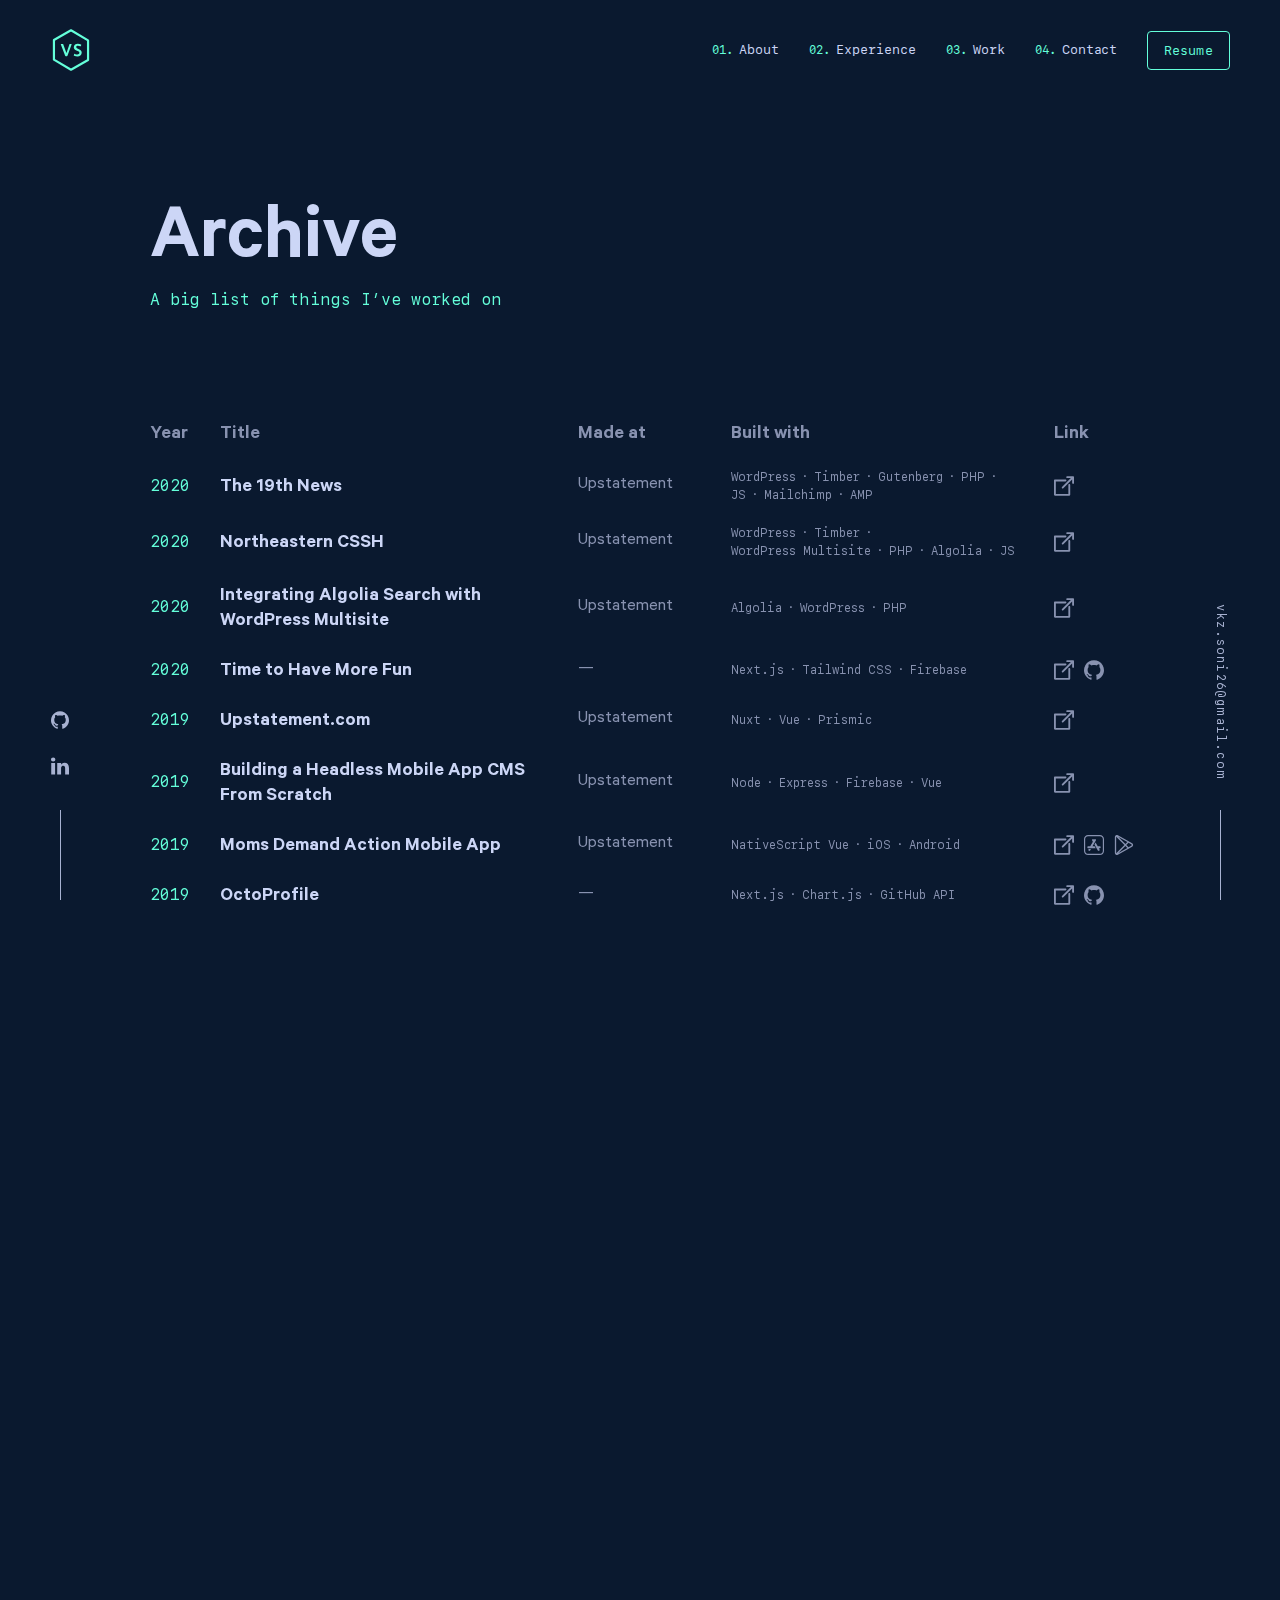
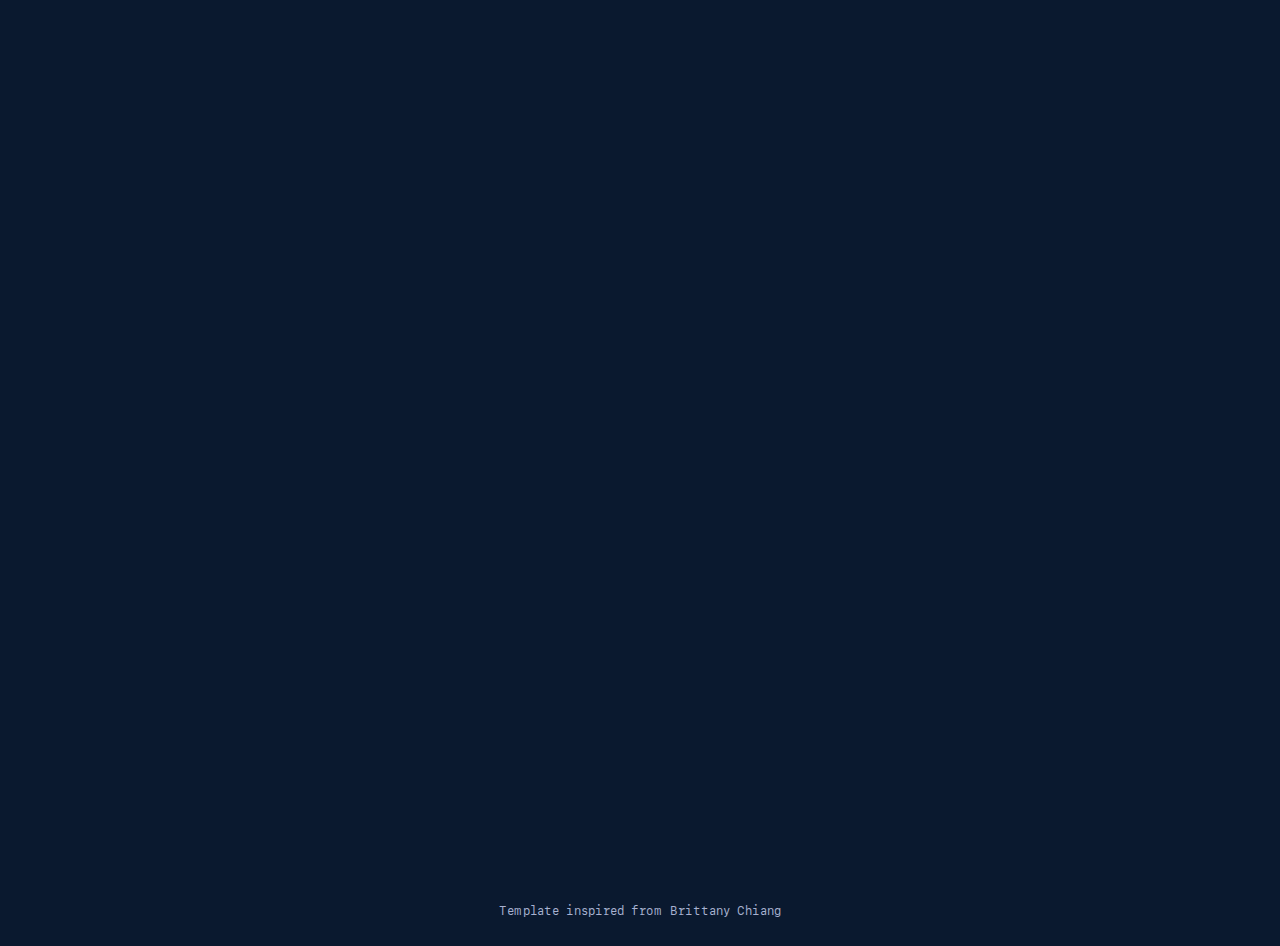
<file: archive/index.html>
<!DOCTYPE html><html lang="en"><head><meta charSet="utf-8"/><meta http-equiv="x-ua-compatible" content="ie=edge"/><meta name="viewport" content="width=device-width, initial-scale=1, shrink-to-fit=no"/><meta name="generator" content="Gatsby 2.20.14"/><title data-react-helmet="true">Archive | Vivek Soni</title><meta data-react-helmet="true" name="description" content="Vivek Soni is a software engineer specializing in competitive coding and building websites, applications, and everything in between."/><meta data-react-helmet="true" name="image" content="https://prosaic-26.github.io/og.png"/><meta data-react-helmet="true" property="og:title" content="Vivek Soni"/><meta data-react-helmet="true" property="og:description" content="Vivek Soni is a software engineer specializing in competitive coding and building websites, applications, and everything in between."/><meta data-react-helmet="true" property="og:image" content="https://prosaic-26.github.io/og.png"/><meta data-react-helmet="true" property="og:url" content="https://prosaic-26.github.io/archive/"/><meta data-react-helmet="true" property="og:type" content="website"/><meta data-react-helmet="true" name="twitter:card" content="summary_large_image"/><meta data-react-helmet="true" name="twitter:creator"/><meta data-react-helmet="true" name="twitter:title" content="Vivek Soni"/><meta data-react-helmet="true" name="twitter:description" content="Vivek Soni is a software engineer specializing in competitive coding and building websites, applications, and everything in between."/><meta data-react-helmet="true" name="twitter:image" content="https://prosaic-26.github.io/og.png"/><meta data-react-helmet="true" name="google-site-verification" content="DCl7VAf9tcz6eD9gb67NfkNnJ1PKRNcg8qQiwpbx9Lk"/><style data-styled="cHvtLI eEindp evNERi jFObVk fKMyOA cHXrrN cwCTVv llpETB hbGQwI dFJNST cjSXXo ixAmSv gRkLco NzDYc kZcFdB fyvHnO" data-styled-version="4.4.1">
/* sc-component-id: sc-global-2217761558 */
@font-face{font-family:'Calibre';src:url(/static/Calibre-Regular-b63c62e591d0c8fbe2c8f009883346d5.woff2) format('woff2'), url(/static/Calibre-Regular-e08232148510aade507c2af9bb66acd0.woff) format('woff');font-weight:400;font-style:normal;font-display:auto;} @font-face{font-family:'Calibre';src:url(/static/Calibre-Medium-46b36969c7bb1d7ed4c8253e8f274788.woff2) format('woff2'), url(/static/Calibre-Medium-115d37180a9c07e2f480ca81b032babe.woff) format('woff');font-weight:500;font-style:normal;font-display:auto;} @font-face{font-family:'Calibre';src:url(/static/Calibre-Semibold-d8b856473a51d7eec2a9bccf2fbea54c.woff2) format('woff2'), url(/static/Calibre-Semibold-347808401d7a6607ff9a86897aec0a39.woff) format('woff');font-weight:600;font-style:normal;font-display:auto;} @font-face{font-family:'Calibre';src:url(/static/Calibre-RegularItalic-35657aa2d12ff78e3d8a8a5ba28c2c35.woff2) format('woff2'), url(/static/Calibre-RegularItalic-3a445970c7bcd6b102ac6bd60178b0bc.woff) format('woff');font-weight:400;font-style:italic;font-display:auto;} @font-face{font-family:'Calibre';src:url(/static/Calibre-MediumItalic-3df14639dd2cb07c83bd39707d70910f.woff2) format('woff2'), url(/static/Calibre-MediumItalic-4afe8032c647b57de924543c052e0ee4.woff) format('woff');font-weight:500;font-style:italic;font-display:auto;} @font-face{font-family:'Calibre';src:url(/static/Calibre-SemiboldItalic-8f3e4b3eaed73e67bbc4fc81f308a35f.woff2) format('woff2'), url(/static/Calibre-SemiboldItalic-6473be72d5216d0ec21d273af09b9fa3.woff) format('woff');font-weight:600;font-style:italic;font-display:auto;} @font-face{font-family:'SF Mono';src:url(/static/SFMono-Regular-7faa66605357721067fe1b07d9103015.woff2) format('woff2'), url(/static/SFMono-Regular-d59c1702c527525e9939ba06166a3750.woff) format('woff');font-weight:400;font-style:normal;font-display:auto;} @font-face{font-family:'SF Mono';src:url(/static/SFMono-Semibold-cebe2bfbe8a283427e3c5ad8a1b8ae2f.woff2) format('woff2'), url(/static/SFMono-Semibold-2d4bff46a7a9ba9dc7701f75726a7815.woff) format('woff');font-weight:600;font-style:normal;font-display:auto;} @font-face{font-family:'SF Mono';src:url(/static/SFMono-RegularItalic-bb1fc3ab1772befac3587b30ca876a09.woff2) format('woff2'), url(/static/SFMono-RegularItalic-502441ff6ee56a1df1558e8461050a46.woff) format('woff');font-weight:400;font-style:italic;font-display:auto;} @font-face{font-family:'SF Mono';src:url(/static/SFMono-SemiboldItalic-2fd68bed64aeaceadc6402efc4d82767.woff2) format('woff2'), url(/static/SFMono-SemiboldItalic-41da0311eaa7077546785a822a6ba21a.woff) format('woff');font-weight:600;font-style:italic;font-display:auto;} :root{--dark-navy:#020c1b;--navy:#0a192f;--light-navy:#172a45;--lightest-navy:#303C55;--navy-shadow:rgba(2,12,27,0.7);--slate:#8892b0;--light-slate:#a8b2d1;--lightest-slate:#ccd6f6;--white:#e6f1ff;--green:#64ffda;--green-tint:rgba(100,255,218,0.1);--font-sans:'Calibre','San Francisco','SF Pro Text',-apple-system,system-ui,sans-serif;--font-mono:'SF Mono','Fira Code','Fira Mono','Roboto Mono',monospace;--fz-xxs:12px;--fz-xs:13px;--fz-sm:14px;--fz-md:16px;--fz-lg:18px;--fz-xl:20px;--fz-xxl:22px;--fz-heading:32px;--border-radius:4px;--nav-height:100px;--nav-scroll-height:70px;--tab-height:42px;--tab-width:120px;--easing:cubic-bezier(0.645,0.045,0.355,1);--transition:all 0.25s cubic-bezier(0.645,0.045,0.355,1);--hamburger-width:30px;--ham-before:top 0.1s ease-in 0.25s,opacity 0.1s ease-in;--ham-before-active:top 0.1s ease-out,opacity 0.1s ease-out 0.12s;--ham-after:bottom 0.1s ease-in 0.25s,transform 0.22s cubic-bezier(0.55,0.055,0.675,0.19);--ham-after-active:bottom 0.1s ease-out,transform 0.22s cubic-bezier(0.215,0.61,0.355,1) 0.12s;} html{box-sizing:border-box;width:100%;} *,*:before,*:after{box-sizing:inherit;} ::selection{background-color:var(--slate);color:var(--lightest-slate);} body{margin:0;width:100%;min-height:100%;overflow-x:hidden;-moz-osx-font-smoothing:grayscale;-webkit-font-smoothing:antialiased;background-color:var(--navy);color:var(--slate);font-family:var(--font-sans);font-size:var(--fz-xl);line-height:1.3;} @media (max-width:480px){body{font-size:var(--fz-lg);}} body.hidden{overflow:hidden;} body.blur{overflow:hidden;} body.blur header{background-color:transparent;} body.blur #content > *{-webkit-filter:blur(5px) brightness(0.7);filter:blur(5px) brightness(0.7);-webkit-transition:var(--transition);transition:var(--transition);pointer-events:none;-webkit-user-select:none;-moz-user-select:none;-ms-user-select:none;user-select:none;} #root{min-height:100vh;display:grid;grid-template-rows:1fr auto;grid-template-columns:100%;} main{margin:0 auto;width:100%;max-width:1600px;min-height:100vh;padding:200px 150px;} @media (max-width:1080px){main{padding:200px 100px;}} @media (max-width:768px){main{padding:150px 50px;}} @media (max-width:480px){main{padding:125px 25px;}} main.fillHeight{padding:0 150px;} @media (max-width:1080px){main.fillHeight{padding:0 100px;}} @media (max-width:768px){main.fillHeight{padding:0 50px;}} @media (max-width:480px){main.fillHeight{padding:0 25px;}} section{margin:0 auto;padding:100px 0;max-width:1000px;} @media (max-width:768px){section{padding:80px 0;}} @media (max-width:480px){section{padding:60px 0;}} h1,h2,h3,h4,h5,h6{margin:0 0 10px 0;font-weight:600;color:var(--lightest-slate);line-height:1.1;} .big-heading{margin:0;font-size:clamp(40px,8vw,80px);} .medium-heading{margin:0;font-size:clamp(40px,8vw,60px);} .numbered-heading{display:-webkit-box;display:-webkit-flex;display:-ms-flexbox;display:flex;-webkit-align-items:center;-webkit-box-align:center;-ms-flex-align:center;align-items:center;position:relative;margin:10px 0 40px;width:100%;font-size:clamp(26px,5vw,var(--fz-heading));white-space:nowrap;} .numbered-heading:before{position:relative;bottom:4px;counter-increment:section;content:'0' counter(section) '.';margin-right:10px;color:var(--green);font-family:var(--font-mono);font-size:clamp(var(--fz-md),3vw,var(--fz-xl));font-weight:400;} @media (max-width:480px){.numbered-heading:before{margin-bottom:-3px;margin-right:5px;}} .numbered-heading:after{content:'';display:block;position:relative;top:-5px;width:300px;height:1px;margin-left:20px;background-color:var(--lightest-navy);} @media (max-width:1080px){.numbered-heading:after{width:200px;}} @media (max-width:768px){.numbered-heading:after{width:100%;}} @media (max-width:600px){.numbered-heading:after{margin-left:10px;}} img,svg,.gatsby-image-wrapper{width:100%;max-width:100%;vertical-align:middle;} img[alt=""],img:not([alt]){-webkit-filter:blur(5px);filter:blur(5px);} svg{width:100%;height:100%;fill:currentColor;vertical-align:middle;} a{display:inline-block;-webkit-text-decoration:none;text-decoration:none;-webkit-text-decoration-skip-ink:auto;text-decoration-skip-ink:auto;color:inherit;position:relative;-webkit-transition:var(--transition);transition:var(--transition);cursor:pointer;} a:hover,a:focus{color:var(--green);} a.inline-link{display:inline-block;-webkit-text-decoration:none;text-decoration:none;-webkit-text-decoration-skip-ink:auto;text-decoration-skip-ink:auto;position:relative;-webkit-transition:var(--transition);transition:var(--transition);cursor:pointer;color:var(--green);} a.inline-link:hover,a.inline-link:focus,a.inline-link:active{color:var(--green);outline:0;} a.inline-link:hover:after,a.inline-link:focus:after,a.inline-link:active:after{width:100%;} a.inline-link:hover > *,a.inline-link:focus > *,a.inline-link:active > *{color:var(--green) !important;-webkit-transition:var(--transition);transition:var(--transition);} a.inline-link:after{content:'';display:block;width:0;height:1px;position:relative;bottom:0.37em;background-color:var(--green);-webkit-transition:var(--transition);transition:var(--transition);opacity:0.5;} button{cursor:pointer;border:0;border-radius:0;} input,textarea{border-radius:0;outline:0;} input:focus,textarea:focus{outline:0;} input:focus::-webkit-input-placeholder,textarea:focus::-webkit-input-placeholder,input:active::-webkit-input-placeholder,textarea:active::-webkit-input-placeholder{opacity:0.5;} input:focus::-moz-placeholder,textarea:focus::-moz-placeholder,input:active::-moz-placeholder,textarea:active::-moz-placeholder{opacity:0.5;} input:focus:-ms-input-placeholder,textarea:focus:-ms-input-placeholder,input:active:-ms-input-placeholder,textarea:active:-ms-input-placeholder{opacity:0.5;} input:focus::placeholder,textarea:focus::placeholder,input:active::placeholder,textarea:active::placeholder{opacity:0.5;} p{margin:0 0 15px 0;} p:last-child,p:last-of-type{margin:0;} p > a{display:inline-block;-webkit-text-decoration:none;text-decoration:none;-webkit-text-decoration-skip-ink:auto;text-decoration-skip-ink:auto;position:relative;-webkit-transition:var(--transition);transition:var(--transition);cursor:pointer;color:var(--green);} p > a:hover,p > a:focus,p > a:active{color:var(--green);outline:0;} p > a:hover:after,p > a:focus:after,p > a:active:after{width:100%;} p > a:hover > *,p > a:focus > *,p > a:active > *{color:var(--green) !important;-webkit-transition:var(--transition);transition:var(--transition);} p > a:after{content:'';display:block;width:0;height:1px;position:relative;bottom:0.37em;background-color:var(--green);-webkit-transition:var(--transition);transition:var(--transition);opacity:0.5;} p > code{background-color:var(--light-navy);color:var(--white);font-size:var(--fz-sm);border-radius:var(--border-radius);padding:0.3em 0.5em;} ul.fancy-list{padding:0;margin:0;list-style:none;font-size:var(--fz-lg);} ul.fancy-list li{position:relative;padding-left:30px;margin-bottom:10px;} ul.fancy-list li:before{content:'▹';position:absolute;left:0;color:var(--green);} blockquote{border-left-color:var(--green);border-left-style:solid;border-left-width:1px;margin-left:0px;margin-right:0px;padding-left:1.5rem;} blockquote p{font-style:italic;font-size:24px;} hr{background-color:var(--lightest-navy);height:1px;border-width:0px;border-style:initial;border-color:initial;border-image:initial;margin:1rem;} code{font-family:var(--font-mono);font-size:var(--fz-md);} #logo{color:var(--green);} .overline{color:var(--green);font-family:var(--font-mono);font-size:var(--fz-md);font-weight:400;} .subtitle{color:var(--green);margin:0 0 20px 0;font-size:var(--fz-md);font-family:var(--font-mono);font-weight:400;line-height:1.5;} @media (max-width:1080px){.subtitle{font-size:var(--fz-sm);}} @media (max-width:768px){.subtitle{font-size:var(--fz-xs);}} .subtitle a{display:inline-block;-webkit-text-decoration:none;text-decoration:none;-webkit-text-decoration-skip-ink:auto;text-decoration-skip-ink:auto;position:relative;-webkit-transition:var(--transition);transition:var(--transition);cursor:pointer;color:var(--green);line-height:1.5;} .subtitle a:hover,.subtitle a:focus,.subtitle a:active{color:var(--green);outline:0;} .subtitle a:hover:after,.subtitle a:focus:after,.subtitle a:active:after{width:100%;} .subtitle a:hover > *,.subtitle a:focus > *,.subtitle a:active > *{color:var(--green) !important;-webkit-transition:var(--transition);transition:var(--transition);} .subtitle a:after{content:'';display:block;width:0;height:1px;position:relative;bottom:0.37em;background-color:var(--green);-webkit-transition:var(--transition);transition:var(--transition);opacity:0.5;} .breadcrumb{display:-webkit-box;display:-webkit-flex;display:-ms-flexbox;display:flex;-webkit-align-items:center;-webkit-box-align:center;-ms-flex-align:center;align-items:center;margin-bottom:50px;color:var(--green);} .breadcrumb .arrow{display:block;margin-right:10px;padding-top:4px;} .breadcrumb a{display:inline-block;-webkit-text-decoration:none;text-decoration:none;-webkit-text-decoration-skip-ink:auto;text-decoration-skip-ink:auto;position:relative;-webkit-transition:var(--transition);transition:var(--transition);cursor:pointer;color:var(--green);font-family:var(--font-mono);font-size:var(--fz-sm);font-weight:600;line-height:1.5;text-transform:uppercase;-webkit-letter-spacing:0.1em;-moz-letter-spacing:0.1em;-ms-letter-spacing:0.1em;letter-spacing:0.1em;} .breadcrumb a:hover,.breadcrumb a:focus,.breadcrumb a:active{color:var(--green);outline:0;} .breadcrumb a:hover:after,.breadcrumb a:focus:after,.breadcrumb a:active:after{width:100%;} .breadcrumb a:hover > *,.breadcrumb a:focus > *,.breadcrumb a:active > *{color:var(--green) !important;-webkit-transition:var(--transition);transition:var(--transition);} .breadcrumb a:after{content:'';display:block;width:0;height:1px;position:relative;bottom:0.37em;background-color:var(--green);-webkit-transition:var(--transition);transition:var(--transition);opacity:0.5;} .gatsby-image-outer-wrapper{height:100%;} .fadeup-enter{opacity:0.01;-webkit-transform:translateY(20px);-ms-transform:translateY(20px);transform:translateY(20px);-webkit-transition:opacity 300ms var(--easing),-webkit-transform 300ms var(--easing);-webkit-transition:opacity 300ms var(--easing),transform 300ms var(--easing);transition:opacity 300ms var(--easing),transform 300ms var(--easing);} .fadeup-enter-active{opacity:1;-webkit-transform:translateY(0px);-ms-transform:translateY(0px);transform:translateY(0px);-webkit-transition:opacity 300ms var(--easing),-webkit-transform 300ms var(--easing);-webkit-transition:opacity 300ms var(--easing),transform 300ms var(--easing);transition:opacity 300ms var(--easing),transform 300ms var(--easing);} .fadedown-enter{opacity:0.01;-webkit-transform:translateY(-20px);-ms-transform:translateY(-20px);transform:translateY(-20px);-webkit-transition:opacity 300ms var(--easing),-webkit-transform 300ms var(--easing);-webkit-transition:opacity 300ms var(--easing),transform 300ms var(--easing);transition:opacity 300ms var(--easing),transform 300ms var(--easing);} .fadedown-enter-active{opacity:1;-webkit-transform:translateY(0px);-ms-transform:translateY(0px);transform:translateY(0px);-webkit-transition:opacity 300ms var(--easing),-webkit-transform 300ms var(--easing);-webkit-transition:opacity 300ms var(--easing),transform 300ms var(--easing);transition:opacity 300ms var(--easing),transform 300ms var(--easing);} .fade-enter{opacity:0;} .fade-enter-active{opacity:1;-webkit-transition:opacity 300ms var(--easing);transition:opacity 300ms var(--easing);} .fade-exit{opacity:1;} .fade-exit-active{opacity:0;-webkit-transition:opacity 300ms var(--easing);transition:opacity 300ms var(--easing);} .gatsby-highlight{background-color:#112340;border-radius:var(--border-radius);margin:2em 0;padding:1.25em;overflow:auto;position:relative;font-family:var(--font-mono);font-size:var(--fz-md);} .gatsby-highlight code[class*='language-'],.gatsby-highlight pre[class*='language-']{height:auto !important;font-size:var(--fz-sm);line-height:1.5;white-space:pre;word-spacing:normal;word-break:normal;word-wrap:normal;tab-size:2;-webkit-hyphens:none;-moz-hyphens:none;-ms-hyphens:none;hyphens:none;} .gatsby-highlight pre[class*='language-']{background-color:transparent;margin:0;padding:0;overflow:initial;float:left;min-width:100%;padding-top:2em;} .gatsby-code-title{padding:1em 1.5em;font-family:var(--font-mono);font-size:var(--fz-xs);background-color:#112340;color:#a2aabc;border-top-left-radius:var(--border-radius);border-top-right-radius:var(--border-radius);border-bottom:1px solid #1d2d50;} .gatsby-code-title + .gatsby-highlight{margin-top:0;border-top-left-radius:0;border-top-right-radius:0;} .gatsby-highlight-code-line{display:block;background-color:#1d2d50;border-left:2px solid var(--green);padding-left:calc(1em + 2px);padding-right:1em;margin-right:-1.35em;margin-left:-1.35em;} .gatsby-highlight pre[class*='language-']::before{background:var(--lightest-navy);color:var(--white);font-size:var(--fz-xxs);font-family:var(--font-mono);line-height:1.5;-webkit-letter-spacing:0.1em;-moz-letter-spacing:0.1em;-ms-letter-spacing:0.1em;letter-spacing:0.1em;text-transform:uppercase;border-radius:0 0 3px 3px;position:absolute;top:0;left:1.25rem;padding:0.25rem 0.5rem;} .gatsby-highlight pre[class='language-javascript']::before{content:'js';} .gatsby-highlight pre[class='language-js']::before{content:'js';} .gatsby-highlight pre[class='language-jsx']::before{content:'jsx';} .gatsby-highlight pre[class='language-graphql']::before{content:'GraphQL';} .gatsby-highlight pre[class='language-html']::before{content:'html';} .gatsby-highlight pre[class='language-css']::before{content:'css';} .gatsby-highlight pre[class='language-mdx']::before{content:'mdx';} .gatsby-highlight pre[class='language-shell']::before{content:'shell';} .gatsby-highlight pre[class='language-sh']::before{content:'sh';} .gatsby-highlight pre[class='language-bash']::before{content:'bash';} .gatsby-highlight pre[class='language-yaml']::before{content:'yaml';} .gatsby-highlight pre[class='language-markdown']::before{content:'md';} .gatsby-highlight pre[class='language-json']::before,.gatsby-highlight pre[class='language-json5']::before{content:'json';} .gatsby-highlight pre[class='language-diff']::before{content:'diff';} .gatsby-highlight pre[class='language-text']::before{content:'text';} .gatsby-highlight pre[class='language-flow']::before{content:'flow';} .token{display:inline;} .token.comment,.token.block-comment,.token.prolog,.token.doctype,.token.cdata{color:#8695b799;} .token.punctuation{color:#a2aabc;} .token.namespace,.token.deleted{color:#ef6b73;} .token.function-name,.token.function,.token.class-name,.token.constant,.token.symbol{color:#ffd580;} .token.attr-name,.token.operator,.token.rule{color:#ffae57;} .token.keyword,.token.boolean,.token.number,.token.property{color:#c3a6ff;} .token.tag,.token.selector,.token.important,.token.atrule,.token.builtin,.token.entity,.token.url{color:#5ccfe6;} .token.string,.token.char,.token.attr-value,.token.regex,.token.variable,.token.inserted{color:#bae67e;} .token.important,.token.bold{font-weight:600;} .token.italic{font-style:italic;} .token.entity{cursor:help;} .namespace{opacity:0.7;}
/* sc-component-id: layout__SkipToContentLink-sc-1yw8zls-0 */
.cHvtLI{position:absolute;top:auto;left:-999px;width:1px;height:1px;overflow:hidden;z-index:-99;} .cHvtLI:focus,.cHvtLI:active{top:0;left:0;width:auto;height:auto;padding:18px 23px;outline:0;border-radius:var(--border-radius);background-color:var(--light-navy);color:var(--green);font-family:var(--font-mono);font-size:var(--fz-sm);line-height:1;-webkit-text-decoration:none;text-decoration:none;cursor:pointer;overflow:auto;-webkit-transition:var(--transition);transition:var(--transition);z-index:99;}
/* sc-component-id: layout__StyledContent-sc-1yw8zls-1 */
.eEindp{display:-webkit-box;display:-webkit-flex;display:-ms-flexbox;display:flex;-webkit-flex-direction:column;-ms-flex-direction:column;flex-direction:column;min-height:100vh;}
/* sc-component-id: nav__StyledHeader-ghklvd-0 */
.evNERi{display:-webkit-box;display:-webkit-flex;display:-ms-flexbox;display:flex;-webkit-box-pack:justify;-webkit-justify-content:space-between;-ms-flex-pack:justify;justify-content:space-between;-webkit-align-items:center;-webkit-box-align:center;-ms-flex-align:center;align-items:center;position:fixed;top:0;z-index:11;padding:0px 50px;width:100%;height:var(--nav-height);background-color:var(--navy);-webkit-filter:none !important;filter:none !important;pointer-events:auto !important;-webkit-user-select:auto !important;-moz-user-select:auto !important;-ms-user-select:auto !important;user-select:auto !important;-webkit-backdrop-filter:blur(10px);backdrop-filter:blur(10px);-webkit-transition:var(--transition);transition:var(--transition);} @media (max-width:1080px){.evNERi{padding:0 40px;}} @media (max-width:768px){.evNERi{padding:0 25px;}}
/* sc-component-id: nav__StyledNav-ghklvd-1 */
.jFObVk{display:-webkit-box;display:-webkit-flex;display:-ms-flexbox;display:flex;-webkit-box-pack:justify;-webkit-justify-content:space-between;-ms-flex-pack:justify;justify-content:space-between;-webkit-align-items:center;-webkit-box-align:center;-ms-flex-align:center;align-items:center;position:relative;width:100%;color:var(--lightest-slate);font-family:var(--font-mono);counter-reset:item 0;z-index:12;} .jFObVk .logo{display:-webkit-box;display:-webkit-flex;display:-ms-flexbox;display:flex;-webkit-box-pack:center;-webkit-justify-content:center;-ms-flex-pack:center;justify-content:center;-webkit-align-items:center;-webkit-box-align:center;-ms-flex-align:center;align-items:center;} .jFObVk .logo a{color:var(--green);width:42px;height:42px;} .jFObVk .logo a:hover svg,.jFObVk .logo a:focus svg{fill:var(--green-tint);} .jFObVk .logo a svg{fill:none;-webkit-transition:var(--transition);transition:var(--transition);-webkit-user-select:none;-moz-user-select:none;-ms-user-select:none;user-select:none;}
/* sc-component-id: nav__StyledLinks-ghklvd-2 */
.fKMyOA{display:-webkit-box;display:-webkit-flex;display:-ms-flexbox;display:flex;-webkit-align-items:center;-webkit-box-align:center;-ms-flex-align:center;align-items:center;} @media (max-width:768px){.fKMyOA{display:none;}} .fKMyOA ol{display:-webkit-box;display:-webkit-flex;display:-ms-flexbox;display:flex;-webkit-box-pack:justify;-webkit-justify-content:space-between;-ms-flex-pack:justify;justify-content:space-between;-webkit-align-items:center;-webkit-box-align:center;-ms-flex-align:center;align-items:center;padding:0;margin:0;list-style:none;} .fKMyOA ol li{margin:0 5px;position:relative;counter-increment:item 1;font-size:var(--fz-xs);} .fKMyOA ol li a{padding:10px;} .fKMyOA ol li a:before{content:'0' counter(item) '.';margin-right:5px;color:var(--green);font-size:var(--fz-xxs);text-align:right;} .fKMyOA .resume-button{color:var(--green);background-color:transparent;border:1px solid var(--green);border-radius:var(--border-radius);padding:0.75rem 1rem;font-size:var(--fz-xs);font-family:var(--font-mono);line-height:1;-webkit-text-decoration:none;text-decoration:none;cursor:pointer;-webkit-transition:var(--transition);transition:var(--transition);margin-left:15px;font-size:var(--fz-xs);} .fKMyOA .resume-button:hover,.fKMyOA .resume-button:focus,.fKMyOA .resume-button:active{background-color:var(--green-tint);} .fKMyOA .resume-button:after{display:none !important;}
/* sc-component-id: menu__StyledMenu-sdn9y6-0 */
.cHXrrN{display:none;} @media (max-width:768px){.cHXrrN{display:block;}}
/* sc-component-id: menu__StyledHamburgerButton-sdn9y6-1 */
.cwCTVv{display:none;} @media (max-width:768px){.cwCTVv{display:-webkit-box;display:-webkit-flex;display:-ms-flexbox;display:flex;-webkit-box-pack:center;-webkit-justify-content:center;-ms-flex-pack:center;justify-content:center;-webkit-align-items:center;-webkit-box-align:center;-ms-flex-align:center;align-items:center;position:relative;z-index:10;margin-right:-15px;padding:15px;border:0;background-color:transparent;color:inherit;text-transform:none;-webkit-transition-timing-function:linear;transition-timing-function:linear;-webkit-transition-duration:0.15s;transition-duration:0.15s;-webkit-transition-property:opacity,filter;transition-property:opacity,filter;}} .cwCTVv .ham-box{display:inline-block;position:relative;width:var(--hamburger-width);height:24px;} .cwCTVv .ham-box-inner{position:absolute;top:50%;right:0;width:var(--hamburger-width);height:2px;border-radius:var(--border-radius);background-color:var(--green);-webkit-transition-duration:0.22s;transition-duration:0.22s;-webkit-transition-property:-webkit-transform;-webkit-transition-property:transform;transition-property:transform;-webkit-transition-delay:0s;transition-delay:0s;-webkit-transform:rotate(0deg);-ms-transform:rotate(0deg);transform:rotate(0deg);-webkit-transition-timing-function:cubic-bezier( 0.55,0.055,0.675,0.19 );transition-timing-function:cubic-bezier( 0.55,0.055,0.675,0.19 );} .cwCTVv .ham-box-inner:before,.cwCTVv .ham-box-inner:after{content:'';display:block;position:absolute;left:auto;right:0;width:var(--hamburger-width);height:2px;border-radius:4px;background-color:var(--green);-webkit-transition-timing-function:ease;transition-timing-function:ease;-webkit-transition-duration:0.15s;transition-duration:0.15s;-webkit-transition-property:-webkit-transform;-webkit-transition-property:transform;transition-property:transform;} .cwCTVv .ham-box-inner:before{width:120%;top:-10px;opacity:1;-webkit-transition:var(--ham-before);transition:var(--ham-before);} .cwCTVv .ham-box-inner:after{width:80%;bottom:-10px;-webkit-transform:rotate(0);-ms-transform:rotate(0);transform:rotate(0);-webkit-transition:var(--ham-after);transition:var(--ham-after);}
/* sc-component-id: menu__StyledSidebar-sdn9y6-2 */
.llpETB{display:none;} @media (max-width:768px){.llpETB{display:-webkit-box;display:-webkit-flex;display:-ms-flexbox;display:flex;-webkit-box-pack:center;-webkit-justify-content:center;-ms-flex-pack:center;justify-content:center;-webkit-align-items:center;-webkit-box-align:center;-ms-flex-align:center;align-items:center;position:fixed;top:0;bottom:0;right:0;padding:50px 10px;width:min(75vw,400px);height:100vh;outline:0;background-color:var(--light-navy);box-shadow:-10px 0px 30px -15px var(--navy-shadow);z-index:9;-webkit-transform:translateX(100vw);-ms-transform:translateX(100vw);transform:translateX(100vw);visibility:hidden;-webkit-transition:var(--transition);transition:var(--transition);}} .llpETB nav{display:-webkit-box;display:-webkit-flex;display:-ms-flexbox;display:flex;-webkit-box-pack:justify;-webkit-justify-content:space-between;-ms-flex-pack:justify;justify-content:space-between;-webkit-align-items:center;-webkit-box-align:center;-ms-flex-align:center;align-items:center;width:100%;-webkit-flex-direction:column;-ms-flex-direction:column;flex-direction:column;color:var(--lightest-slate);font-family:var(--font-mono);text-align:center;} .llpETB ol{padding:0;margin:0;list-style:none;width:100%;} .llpETB ol li{position:relative;margin:0 auto 20px;counter-increment:item 1;font-size:clamp(var(--fz-sm),4vw,var(--fz-lg));} @media (max-width:600px){.llpETB ol li{margin:0 auto 10px;}} .llpETB ol li:before{content:'0' counter(item) '.';display:block;margin-bottom:5px;color:var(--green);font-size:var(--fz-sm);} .llpETB ol a{display:inline-block;-webkit-text-decoration:none;text-decoration:none;-webkit-text-decoration-skip-ink:auto;text-decoration-skip-ink:auto;color:inherit;position:relative;-webkit-transition:var(--transition);transition:var(--transition);cursor:pointer;width:100%;padding:3px 20px 20px;} .llpETB ol a:hover,.llpETB ol a:active,.llpETB ol a:focus{color:var(--green);outline:0;} .llpETB .resume-link{color:var(--green);background-color:transparent;border:1px solid var(--green);border-radius:var(--border-radius);padding:1.25rem 1.75rem;font-size:var(--fz-sm);font-family:var(--font-mono);line-height:1;-webkit-text-decoration:none;text-decoration:none;cursor:pointer;-webkit-transition:var(--transition);transition:var(--transition);padding:18px 50px;margin:10% auto 0;width:-webkit-max-content;width:-moz-max-content;width:max-content;} .llpETB .resume-link:hover,.llpETB .resume-link:focus,.llpETB .resume-link:active{background-color:var(--green-tint);} .llpETB .resume-link:after{display:none !important;}
/* sc-component-id: side__StyledSideElement-sc-1duznzb-0 */
.hbGQwI{width:40px;position:fixed;bottom:0;left:40px;right:auto;z-index:10;color:var(--light-slate);} @media (max-width:1080px){.hbGQwI{left:20px;right:auto;}} @media (max-width:768px){.hbGQwI{display:none;}}.dFJNST{width:40px;position:fixed;bottom:0;left:auto;right:40px;z-index:10;color:var(--light-slate);} @media (max-width:1080px){.dFJNST{left:auto;right:20px;}} @media (max-width:768px){.dFJNST{display:none;}}
/* sc-component-id: social__StyledSocialList-anu6nt-0 */
.cjSXXo{display:-webkit-box;display:-webkit-flex;display:-ms-flexbox;display:flex;-webkit-flex-direction:column;-ms-flex-direction:column;flex-direction:column;-webkit-align-items:center;-webkit-box-align:center;-ms-flex-align:center;align-items:center;margin:0;padding:0;list-style:none;} .cjSXXo:after{content:'';display:block;width:1px;height:90px;margin:0 auto;background-color:var(--light-slate);} .cjSXXo li{padding:10px;} .cjSXXo li:last-of-type{margin-bottom:20px;} .cjSXXo li a:hover,.cjSXXo li a:focus{-webkit-transform:translateY(-3px);-ms-transform:translateY(-3px);transform:translateY(-3px);} .cjSXXo li a svg{width:18px;height:18px;}
/* sc-component-id: email__StyledLinkWrapper-sc-2epoq-0 */
.ixAmSv{display:-webkit-box;display:-webkit-flex;display:-ms-flexbox;display:flex;-webkit-flex-direction:column;-ms-flex-direction:column;flex-direction:column;-webkit-align-items:center;-webkit-box-align:center;-ms-flex-align:center;align-items:center;position:relative;} .ixAmSv:after{content:'';display:block;width:1px;height:90px;margin:0 auto;background-color:var(--light-slate);} .ixAmSv a{margin:20px auto;padding:10px;font-family:var(--font-mono);font-size:var(--fz-xxs);-webkit-letter-spacing:0.1em;-moz-letter-spacing:0.1em;-ms-letter-spacing:0.1em;letter-spacing:0.1em;-webkit-writing-mode:vertical-rl;-ms-writing-mode:tb-rl;writing-mode:vertical-rl;} .ixAmSv a:hover,.ixAmSv a:focus{-webkit-transform:translateY(-3px);-ms-transform:translateY(-3px);transform:translateY(-3px);}
/* sc-component-id: footer__StyledFooter-sc-4jwnt4-0 */
.NzDYc{display:-webkit-box;display:-webkit-flex;display:-ms-flexbox;display:flex;-webkit-box-pack:center;-webkit-justify-content:center;-ms-flex-pack:center;justify-content:center;-webkit-align-items:center;-webkit-box-align:center;-ms-flex-align:center;align-items:center;-webkit-flex-direction:column;-ms-flex-direction:column;flex-direction:column;height:auto;min-height:70px;padding:15px;text-align:center;}
/* sc-component-id: footer__StyledSocialLinks-sc-4jwnt4-1 */
.kZcFdB{display:none;} @media (max-width:768px){.kZcFdB{display:block;width:100%;max-width:270px;margin:0 auto 10px;color:var(--light-slate);}} .kZcFdB ul{display:-webkit-box;display:-webkit-flex;display:-ms-flexbox;display:flex;-webkit-box-pack:justify;-webkit-justify-content:space-between;-ms-flex-pack:justify;justify-content:space-between;-webkit-align-items:center;-webkit-box-align:center;-ms-flex-align:center;align-items:center;padding:0;margin:0;list-style:none;} .kZcFdB ul a{padding:10px;} .kZcFdB ul a svg{width:20px;height:20px;}
/* sc-component-id: footer__StyledCredit-sc-4jwnt4-2 */
.fyvHnO{color:var(--light-slate);font-family:var(--font-mono);font-size:var(--fz-xxs);line-height:1;} .fyvHnO a{padding:10px;} .fyvHnO .github-stats{margin-top:10px;} .fyvHnO .github-stats > span{display:-webkit-inline-box;display:-webkit-inline-flex;display:-ms-inline-flexbox;display:inline-flex;-webkit-align-items:center;-webkit-box-align:center;-ms-flex-align:center;align-items:center;margin:0 7px;} .fyvHnO .github-stats svg{display:inline-block;width:auto;height:15px;margin-right:5px;}
/* sc-component-id: archive__StyledTableContainer-sc-2cxdc9-0 */
.gRkLco{margin:100px -20px;} @media (max-width:768px){.gRkLco{margin:50px -10px;}} .gRkLco table{width:100%;border-collapse:collapse;} @media (max-width:768px){.gRkLco table .hide-on-mobile{display:none;}} .gRkLco table tbody tr:hover,.gRkLco table tbody tr:focus{background-color:var(--light-navy);} .gRkLco table th,.gRkLco table td{padding:10px;text-align:left;} .gRkLco table th:first-child,.gRkLco table td:first-child{padding-left:20px;} @media (max-width:768px){.gRkLco table th:first-child,.gRkLco table td:first-child{padding-left:10px;}} .gRkLco table th:last-child,.gRkLco table td:last-child{padding-right:20px;} @media (max-width:768px){.gRkLco table th:last-child,.gRkLco table td:last-child{padding-right:10px;}} .gRkLco table th svg,.gRkLco table td svg{width:20px;height:20px;} .gRkLco table tr{cursor:default;} .gRkLco table tr td:first-child{border-top-left-radius:var(--border-radius);border-bottom-left-radius:var(--border-radius);} .gRkLco table tr td:last-child{border-top-right-radius:var(--border-radius);border-bottom-right-radius:var(--border-radius);} .gRkLco table td.year{padding-right:20px;} @media (max-width:768px){.gRkLco table td.year{padding-right:10px;font-size:var(--fz-sm);}} .gRkLco table td.title{padding-top:15px;padding-right:20px;color:var(--lightest-slate);font-size:var(--fz-xl);font-weight:600;line-height:1.25;} .gRkLco table td.company{font-size:var(--fz-lg);white-space:nowrap;} .gRkLco table td.tech{font-size:var(--fz-xxs);font-family:var(--font-mono);line-height:1.5;} .gRkLco table td.tech .separator{margin:0 5px;} .gRkLco table td.tech span{display:inline-block;} .gRkLco table td.links{min-width:100px;} .gRkLco table td.links div{display:-webkit-box;display:-webkit-flex;display:-ms-flexbox;display:flex;-webkit-align-items:center;-webkit-box-align:center;-ms-flex-align:center;align-items:center;} .gRkLco table td.links div a{display:-webkit-box;display:-webkit-flex;display:-ms-flexbox;display:flex;-webkit-box-pack:center;-webkit-justify-content:center;-ms-flex-pack:center;justify-content:center;-webkit-align-items:center;-webkit-box-align:center;-ms-flex-align:center;align-items:center;-webkit-flex-shrink:0;-ms-flex-negative:0;flex-shrink:0;} .gRkLco table td.links div a + a{margin-left:10px;}</style><link rel="sitemap" type="application/xml" href="/sitemap.xml"/><link rel="icon" href="/icons/icon-48x48.png?v=a3dc063816a82ea7690f128745465708"/><link rel="manifest" href="/manifest.webmanifest"/><meta name="theme-color" content="#0a192f"/><link rel="apple-touch-icon" sizes="48x48" href="/icons/icon-48x48.png?v=a3dc063816a82ea7690f128745465708"/><link rel="apple-touch-icon" sizes="72x72" href="/icons/icon-72x72.png?v=a3dc063816a82ea7690f128745465708"/><link rel="apple-touch-icon" sizes="96x96" href="/icons/icon-96x96.png?v=a3dc063816a82ea7690f128745465708"/><link rel="apple-touch-icon" sizes="144x144" href="/icons/icon-144x144.png?v=a3dc063816a82ea7690f128745465708"/><link rel="apple-touch-icon" sizes="192x192" href="/icons/icon-192x192.png?v=a3dc063816a82ea7690f128745465708"/><link rel="apple-touch-icon" sizes="256x256" href="/icons/icon-256x256.png?v=a3dc063816a82ea7690f128745465708"/><link rel="apple-touch-icon" sizes="384x384" href="/icons/icon-384x384.png?v=a3dc063816a82ea7690f128745465708"/><link rel="apple-touch-icon" sizes="512x512" href="/icons/icon-512x512.png?v=a3dc063816a82ea7690f128745465708"/><link rel="preconnect dns-prefetch" href="https://www.google-analytics.com"/><link as="script" rel="preload" href="/app-8907722d0c43506c4609.js"/><link as="script" rel="preload" href="/component---src-pages-archive-js-d16580533bed7301a01a.js"/><link as="script" rel="preload" href="/5095f2faf3496f1b7cf2ac65aad050cbc717db5e-a4e7b0c0736ee45f7b58.js"/><link as="script" rel="preload" href="/framework-3321703c33570853116c.js"/><link as="script" rel="preload" href="/webpack-runtime-4729e53d9ad60db5b1cf.js"/><link as="fetch" rel="preload" href="/page-data/archive/page-data.json" crossorigin="anonymous"/><link as="fetch" rel="preload" href="/page-data/app-data.json" crossorigin="anonymous"/></head><body class=""><div id="___gatsby"><div style="outline:none" tabindex="-1" id="gatsby-focus-wrapper"><div id="root"><a href="#content" class="layout__SkipToContentLink-sc-1yw8zls-0 cHvtLI">Skip to Content</a><div class="layout__StyledContent-sc-1yw8zls-1 eEindp"><header class="nav__StyledHeader-ghklvd-0 evNERi"><nav class="nav__StyledNav-ghklvd-1 jFObVk"><div class="logo" tabindex="-1"><a aria-label="home" href="/"><svg id="logo" xmlns="http://www.w3.org/2000/svg" role="img" viewBox="0 0 84 96"><title>Logo</title><g transform="translate(-8.000000, -2.000000)"><g transform="translate(11.000000, 5.000000)"><path d="M40.4,32.02c0,0.12-0.04,0.24-0.08,0.4l-9.4,25.8c-0.2,0.56-0.64,0.88-1.24,0.88l-2.68,0c-0.76,0-1.12-0.32-1.36-1l-9.84-25.56c-0.08-0.16-0.12-0.32-0.12-0.48c0-0.4,0.32-0.64,0.8-0.64l3.52,0c0.84,0,1.24,0.28,1.44,0.84l7.08,19.76l0.12,0l6.68-19.64c0.24-0.72,0.6-0.96,1.52-0.96l2.8,0c0.52,0,0.76,0.24,0.76,0.6z M63.46,51.02c0,5.56-4.52,8.56-9.72,8.56c-2.4,0-5.24-0.44-7.64-1.28c-0.52-0.2-0.68-0.44-0.68-0.76c0-0.16,0-0.32,0.08-0.52l0.84-2.6c0.12-0.4,0.32-0.64,0.72-0.64c0.16,0,0.36,0.04,0.6,0.12c1.88,0.68,3.96,1.2,5.96,1.2c2.16,0,4.6-1.04,4.6-3.56c0-1.84-1.36-2.84-2.92-3.6l-5.2-2.6c-2.84-1.4-4.72-3.76-4.72-6.88c0-4.88,4.8-7.56,9.24-7.56c2.64,0,4.84,0.4,7.16,1.4c0.52,0.24,0.8,0.48,0.8,0.8c0,0.16-0.04,0.32-0.12,0.52l-0.96,2.44c-0.16,0.44-0.4,0.6-0.68,0.6c-0.2,0-0.4-0.08-0.64-0.16c-1.64-0.68-3.68-1.24-5.28-1.24c-1.88,0-4.04,0.8-4.04,3.04c0,1.64,1.52,2.6,2.84,3.24l4.44,2.16c3.16,1.52,5.32,3.64,5.32,7.32z" fill="currentColor"></path><polygon id="Shape" stroke="currentColor" stroke-width="5" stroke-linecap="round" stroke-linejoin="round" points="39 0 0 22 0 67 39 90 78 68 78 23"></polygon></g></g></svg></a></div><div class="nav__StyledLinks-ghklvd-2 fKMyOA"><ol><li style="transition-delay:0ms"><a href="/#about">About</a></li><li style="transition-delay:0ms"><a href="/#jobs">Experience</a></li><li style="transition-delay:0ms"><a href="/#projects">Work</a></li><li style="transition-delay:0ms"><a href="/#contact">Contact</a></li></ol><div style="transition-delay:0ms"><a href="/resume.pdf" class="resume-button">Resume</a></div></div><div class="menu__StyledMenu-sdn9y6-0 cHXrrN"><div><button class="menu__StyledHamburgerButton-sdn9y6-1 cwCTVv"><div class="ham-box"><div class="ham-box-inner"></div></div></button><aside aria-hidden="true" tabindex="-1" class="menu__StyledSidebar-sdn9y6-2 llpETB"><nav><ol><li><a href="/#about">About</a></li><li><a href="/#jobs">Experience</a></li><li><a href="/#projects">Work</a></li><li><a href="/#contact">Contact</a></li></ol><a href="/resume.pdf" class="resume-link">Resume</a></nav></aside></div></div></nav></header><div orientation="left" class="side__StyledSideElement-sc-1duznzb-0 hbGQwI"><ul class="social__StyledSocialList-anu6nt-0 cjSXXo"><li><a href="https://github.com/prosaic-26" aria-label="GitHub"><svg xmlns="http://www.w3.org/2000/svg" role="img" viewBox="0 0 438.549 438.549"><title>GitHub</title><path d="M409.132,114.573c-19.608-33.596-46.205-60.194-79.798-79.8C295.736,15.166,259.057,5.365,219.271,5.365 c-39.781,0-76.472,9.804-110.063,29.408c-33.596,19.605-60.192,46.204-79.8,79.8C9.803,148.168,0,184.854,0,224.63 c0,47.78,13.94,90.745,41.827,128.906c27.884,38.164,63.906,64.572,108.063,79.227c5.14,0.954,8.945,0.283,11.419-1.996 c2.475-2.282,3.711-5.14,3.711-8.562c0-0.571-0.049-5.708-0.144-15.417c-0.098-9.709-0.144-18.179-0.144-25.406l-6.567,1.136 c-4.187,0.767-9.469,1.092-15.846,1c-6.374-0.089-12.991-0.757-19.842-1.999c-6.854-1.231-13.229-4.086-19.13-8.559 c-5.898-4.473-10.085-10.328-12.56-17.556l-2.855-6.57c-1.903-4.374-4.899-9.233-8.992-14.559 c-4.093-5.331-8.232-8.945-12.419-10.848l-1.999-1.431c-1.332-0.951-2.568-2.098-3.711-3.429c-1.142-1.331-1.997-2.663-2.568-3.997 c-0.572-1.335-0.098-2.43,1.427-3.289c1.525-0.859,4.281-1.276,8.28-1.276l5.708,0.853c3.807,0.763,8.516,3.042,14.133,6.851 c5.614,3.806,10.229,8.754,13.846,14.842c4.38,7.806,9.657,13.754,15.846,17.847c6.184,4.093,12.419,6.136,18.699,6.136 c6.28,0,11.704-0.476,16.274-1.423c4.565-0.952,8.848-2.383,12.847-4.285c1.713-12.758,6.377-22.559,13.988-29.41 c-10.848-1.14-20.601-2.857-29.264-5.14c-8.658-2.286-17.605-5.996-26.835-11.14c-9.235-5.137-16.896-11.516-22.985-19.126 c-6.09-7.614-11.088-17.61-14.987-29.979c-3.901-12.374-5.852-26.648-5.852-42.826c0-23.035,7.52-42.637,22.557-58.817 c-7.044-17.318-6.379-36.732,1.997-58.24c5.52-1.715,13.706-0.428,24.554,3.853c10.85,4.283,18.794,7.952,23.84,10.994 c5.046,3.041,9.089,5.618,12.135,7.708c17.705-4.947,35.976-7.421,54.818-7.421s37.117,2.474,54.823,7.421l10.849-6.849 c7.419-4.57,16.18-8.758,26.262-12.565c10.088-3.805,17.802-4.853,23.134-3.138c8.562,21.509,9.325,40.922,2.279,58.24 c15.036,16.18,22.559,35.787,22.559,58.817c0,16.178-1.958,30.497-5.853,42.966c-3.9,12.471-8.941,22.457-15.125,29.979 c-6.191,7.521-13.901,13.85-23.131,18.986c-9.232,5.14-18.182,8.85-26.84,11.136c-8.662,2.286-18.415,4.004-29.263,5.146 c9.894,8.562,14.842,22.077,14.842,40.539v60.237c0,3.422,1.19,6.279,3.572,8.562c2.379,2.279,6.136,2.95,11.276,1.995 c44.163-14.653,80.185-41.062,108.068-79.226c27.88-38.161,41.825-81.126,41.825-128.906 C438.536,184.851,428.728,148.168,409.132,114.573z"></path></svg></a></li><li><a href="https://www.linkedin.com/in/vivek-soni26" aria-label="Linkedin"><svg xmlns="http://www.w3.org/2000/svg" role="img" viewBox="0 0 430.117 430.117"><title>LinkedIn</title><path d="M430.117,261.543V420.56h-92.188V272.193c0-37.271-13.334-62.707-46.703-62.707 c-25.473,0-40.632,17.142-47.301,33.724c-2.432,5.928-3.058,14.179-3.058,22.477V420.56h-92.219c0,0,1.242-251.285,0-277.32h92.21 v39.309c-0.187,0.294-0.43,0.611-0.606,0.896h0.606v-0.896c12.251-18.869,34.13-45.824,83.102-45.824 C384.633,136.724,430.117,176.361,430.117,261.543z M52.183,9.558C20.635,9.558,0,30.251,0,57.463 c0,26.619,20.038,47.94,50.959,47.94h0.616c32.159,0,52.159-21.317,52.159-47.94C103.128,30.251,83.734,9.558,52.183,9.558z M5.477,420.56h92.184v-277.32H5.477V420.56z"></path></svg></a></li></ul></div><div orientation="right" class="side__StyledSideElement-sc-1duznzb-0 dFJNST"><div class="email__StyledLinkWrapper-sc-2epoq-0 ixAmSv"><a href="mailto:vkz.soni26@gmail.com">vkz.soni26@gmail.com</a></div></div><div id="content"><main><header><h1 class="big-heading">Archive</h1><p class="subtitle">A big list of things I’ve worked on</p></header><div class="archive__StyledTableContainer-sc-2cxdc9-0 gRkLco"><table><thead><tr><th>Year</th><th>Title</th><th class="hide-on-mobile">Made at</th><th class="hide-on-mobile">Built with</th><th>Link</th></tr></thead><tbody><tr><td class="overline year">2020</td><td class="title">The 19th News</td><td class="company hide-on-mobile"><span>Upstatement</span></td><td class="tech hide-on-mobile"><span>WordPress<span class="separator">·</span></span><span>Timber<span class="separator">·</span></span><span>Gutenberg<span class="separator">·</span></span><span>PHP<span class="separator">·</span></span><span>JS<span class="separator">·</span></span><span>Mailchimp<span class="separator">·</span></span><span>AMP</span></td><td class="links"><div><a href="https://19thnews.org/" aria-label="External Link"><svg xmlns="http://www.w3.org/2000/svg" role="img" viewBox="0 0 194.818 194.818"><title>External</title><g><path d="M185.818,2.161h-57.04c-4.971,0-9,4.029-9,9s4.029,9,9,9h35.312l-86.3,86.3c-3.515,3.515-3.515,9.213,0,12.728 c1.758,1.757,4.061,2.636,6.364,2.636s4.606-0.879,6.364-2.636l86.3-86.3v35.313c0,4.971,4.029,9,9,9s9-4.029,9-9v-57.04 C194.818,6.19,190.789,2.161,185.818,2.161z"></path><path d="M149,77.201c-4.971,0-9,4.029-9,9v88.456H18v-122h93.778c4.971,0,9-4.029,9-9s-4.029-9-9-9H9c-4.971,0-9,4.029-9,9v140 c0,4.971,4.029,9,9,9h140c4.971,0,9-4.029,9-9V86.201C158,81.23,153.971,77.201,149,77.201z"></path></g></svg></a></div></td></tr><tr><td class="overline year">2020</td><td class="title">Northeastern CSSH</td><td class="company hide-on-mobile"><span>Upstatement</span></td><td class="tech hide-on-mobile"><span>WordPress<span class="separator">·</span></span><span>Timber<span class="separator">·</span></span><span>WordPress Multisite<span class="separator">·</span></span><span>PHP<span class="separator">·</span></span><span>Algolia<span class="separator">·</span></span><span>JS</span></td><td class="links"><div><a href="https://cssh.northeastern.edu/" aria-label="External Link"><svg xmlns="http://www.w3.org/2000/svg" role="img" viewBox="0 0 194.818 194.818"><title>External</title><g><path d="M185.818,2.161h-57.04c-4.971,0-9,4.029-9,9s4.029,9,9,9h35.312l-86.3,86.3c-3.515,3.515-3.515,9.213,0,12.728 c1.758,1.757,4.061,2.636,6.364,2.636s4.606-0.879,6.364-2.636l86.3-86.3v35.313c0,4.971,4.029,9,9,9s9-4.029,9-9v-57.04 C194.818,6.19,190.789,2.161,185.818,2.161z"></path><path d="M149,77.201c-4.971,0-9,4.029-9,9v88.456H18v-122h93.778c4.971,0,9-4.029,9-9s-4.029-9-9-9H9c-4.971,0-9,4.029-9,9v140 c0,4.971,4.029,9,9,9h140c4.971,0,9-4.029,9-9V86.201C158,81.23,153.971,77.201,149,77.201z"></path></g></svg></a></div></td></tr><tr><td class="overline year">2020</td><td class="title">Integrating Algolia Search with WordPress Multisite</td><td class="company hide-on-mobile"><span>Upstatement</span></td><td class="tech hide-on-mobile"><span>Algolia<span class="separator">·</span></span><span>WordPress<span class="separator">·</span></span><span>PHP</span></td><td class="links"><div><a href="https://medium.com/stories-from-upstatement/integrating-algolia-search-with-wordpress-multisite-e2dea3ed449c" aria-label="External Link"><svg xmlns="http://www.w3.org/2000/svg" role="img" viewBox="0 0 194.818 194.818"><title>External</title><g><path d="M185.818,2.161h-57.04c-4.971,0-9,4.029-9,9s4.029,9,9,9h35.312l-86.3,86.3c-3.515,3.515-3.515,9.213,0,12.728 c1.758,1.757,4.061,2.636,6.364,2.636s4.606-0.879,6.364-2.636l86.3-86.3v35.313c0,4.971,4.029,9,9,9s9-4.029,9-9v-57.04 C194.818,6.19,190.789,2.161,185.818,2.161z"></path><path d="M149,77.201c-4.971,0-9,4.029-9,9v88.456H18v-122h93.778c4.971,0,9-4.029,9-9s-4.029-9-9-9H9c-4.971,0-9,4.029-9,9v140 c0,4.971,4.029,9,9,9h140c4.971,0,9-4.029,9-9V86.201C158,81.23,153.971,77.201,149,77.201z"></path></g></svg></a></div></td></tr><tr><td class="overline year">2020</td><td class="title">Time to Have More Fun</td><td class="company hide-on-mobile"><span>—</span></td><td class="tech hide-on-mobile"><span>Next.js<span class="separator">·</span></span><span>Tailwind CSS<span class="separator">·</span></span><span>Firebase</span></td><td class="links"><div><a href="https://time-to-have-more-fun.now.sh/" aria-label="External Link"><svg xmlns="http://www.w3.org/2000/svg" role="img" viewBox="0 0 194.818 194.818"><title>External</title><g><path d="M185.818,2.161h-57.04c-4.971,0-9,4.029-9,9s4.029,9,9,9h35.312l-86.3,86.3c-3.515,3.515-3.515,9.213,0,12.728 c1.758,1.757,4.061,2.636,6.364,2.636s4.606-0.879,6.364-2.636l86.3-86.3v35.313c0,4.971,4.029,9,9,9s9-4.029,9-9v-57.04 C194.818,6.19,190.789,2.161,185.818,2.161z"></path><path d="M149,77.201c-4.971,0-9,4.029-9,9v88.456H18v-122h93.778c4.971,0,9-4.029,9-9s-4.029-9-9-9H9c-4.971,0-9,4.029-9,9v140 c0,4.971,4.029,9,9,9h140c4.971,0,9-4.029,9-9V86.201C158,81.23,153.971,77.201,149,77.201z"></path></g></svg></a><a href="https://github.com/bchiang7/time-to-have-more-fun" aria-label="GitHub Link"><svg xmlns="http://www.w3.org/2000/svg" role="img" viewBox="0 0 438.549 438.549"><title>GitHub</title><path d="M409.132,114.573c-19.608-33.596-46.205-60.194-79.798-79.8C295.736,15.166,259.057,5.365,219.271,5.365 c-39.781,0-76.472,9.804-110.063,29.408c-33.596,19.605-60.192,46.204-79.8,79.8C9.803,148.168,0,184.854,0,224.63 c0,47.78,13.94,90.745,41.827,128.906c27.884,38.164,63.906,64.572,108.063,79.227c5.14,0.954,8.945,0.283,11.419-1.996 c2.475-2.282,3.711-5.14,3.711-8.562c0-0.571-0.049-5.708-0.144-15.417c-0.098-9.709-0.144-18.179-0.144-25.406l-6.567,1.136 c-4.187,0.767-9.469,1.092-15.846,1c-6.374-0.089-12.991-0.757-19.842-1.999c-6.854-1.231-13.229-4.086-19.13-8.559 c-5.898-4.473-10.085-10.328-12.56-17.556l-2.855-6.57c-1.903-4.374-4.899-9.233-8.992-14.559 c-4.093-5.331-8.232-8.945-12.419-10.848l-1.999-1.431c-1.332-0.951-2.568-2.098-3.711-3.429c-1.142-1.331-1.997-2.663-2.568-3.997 c-0.572-1.335-0.098-2.43,1.427-3.289c1.525-0.859,4.281-1.276,8.28-1.276l5.708,0.853c3.807,0.763,8.516,3.042,14.133,6.851 c5.614,3.806,10.229,8.754,13.846,14.842c4.38,7.806,9.657,13.754,15.846,17.847c6.184,4.093,12.419,6.136,18.699,6.136 c6.28,0,11.704-0.476,16.274-1.423c4.565-0.952,8.848-2.383,12.847-4.285c1.713-12.758,6.377-22.559,13.988-29.41 c-10.848-1.14-20.601-2.857-29.264-5.14c-8.658-2.286-17.605-5.996-26.835-11.14c-9.235-5.137-16.896-11.516-22.985-19.126 c-6.09-7.614-11.088-17.61-14.987-29.979c-3.901-12.374-5.852-26.648-5.852-42.826c0-23.035,7.52-42.637,22.557-58.817 c-7.044-17.318-6.379-36.732,1.997-58.24c5.52-1.715,13.706-0.428,24.554,3.853c10.85,4.283,18.794,7.952,23.84,10.994 c5.046,3.041,9.089,5.618,12.135,7.708c17.705-4.947,35.976-7.421,54.818-7.421s37.117,2.474,54.823,7.421l10.849-6.849 c7.419-4.57,16.18-8.758,26.262-12.565c10.088-3.805,17.802-4.853,23.134-3.138c8.562,21.509,9.325,40.922,2.279,58.24 c15.036,16.18,22.559,35.787,22.559,58.817c0,16.178-1.958,30.497-5.853,42.966c-3.9,12.471-8.941,22.457-15.125,29.979 c-6.191,7.521-13.901,13.85-23.131,18.986c-9.232,5.14-18.182,8.85-26.84,11.136c-8.662,2.286-18.415,4.004-29.263,5.146 c9.894,8.562,14.842,22.077,14.842,40.539v60.237c0,3.422,1.19,6.279,3.572,8.562c2.379,2.279,6.136,2.95,11.276,1.995 c44.163-14.653,80.185-41.062,108.068-79.226c27.88-38.161,41.825-81.126,41.825-128.906 C438.536,184.851,428.728,148.168,409.132,114.573z"></path></svg></a></div></td></tr><tr><td class="overline year">2019</td><td class="title">Upstatement.com</td><td class="company hide-on-mobile"><span>Upstatement</span></td><td class="tech hide-on-mobile"><span>Nuxt<span class="separator">·</span></span><span>Vue<span class="separator">·</span></span><span>Prismic</span></td><td class="links"><div><a href="https://www.upstatement.com/" aria-label="External Link"><svg xmlns="http://www.w3.org/2000/svg" role="img" viewBox="0 0 194.818 194.818"><title>External</title><g><path d="M185.818,2.161h-57.04c-4.971,0-9,4.029-9,9s4.029,9,9,9h35.312l-86.3,86.3c-3.515,3.515-3.515,9.213,0,12.728 c1.758,1.757,4.061,2.636,6.364,2.636s4.606-0.879,6.364-2.636l86.3-86.3v35.313c0,4.971,4.029,9,9,9s9-4.029,9-9v-57.04 C194.818,6.19,190.789,2.161,185.818,2.161z"></path><path d="M149,77.201c-4.971,0-9,4.029-9,9v88.456H18v-122h93.778c4.971,0,9-4.029,9-9s-4.029-9-9-9H9c-4.971,0-9,4.029-9,9v140 c0,4.971,4.029,9,9,9h140c4.971,0,9-4.029,9-9V86.201C158,81.23,153.971,77.201,149,77.201z"></path></g></svg></a></div></td></tr><tr><td class="overline year">2019</td><td class="title">Building a Headless Mobile App CMS From Scratch</td><td class="company hide-on-mobile"><span>Upstatement</span></td><td class="tech hide-on-mobile"><span>Node<span class="separator">·</span></span><span>Express<span class="separator">·</span></span><span>Firebase<span class="separator">·</span></span><span>Vue</span></td><td class="links"><div><a href="https://medium.com/stories-from-upstatement/building-a-headless-mobile-app-cms-from-scratch-bab2d17744d9" aria-label="External Link"><svg xmlns="http://www.w3.org/2000/svg" role="img" viewBox="0 0 194.818 194.818"><title>External</title><g><path d="M185.818,2.161h-57.04c-4.971,0-9,4.029-9,9s4.029,9,9,9h35.312l-86.3,86.3c-3.515,3.515-3.515,9.213,0,12.728 c1.758,1.757,4.061,2.636,6.364,2.636s4.606-0.879,6.364-2.636l86.3-86.3v35.313c0,4.971,4.029,9,9,9s9-4.029,9-9v-57.04 C194.818,6.19,190.789,2.161,185.818,2.161z"></path><path d="M149,77.201c-4.971,0-9,4.029-9,9v88.456H18v-122h93.778c4.971,0,9-4.029,9-9s-4.029-9-9-9H9c-4.971,0-9,4.029-9,9v140 c0,4.971,4.029,9,9,9h140c4.971,0,9-4.029,9-9V86.201C158,81.23,153.971,77.201,149,77.201z"></path></g></svg></a></div></td></tr><tr><td class="overline year">2019</td><td class="title">Moms Demand Action Mobile App</td><td class="company hide-on-mobile"><span>Upstatement</span></td><td class="tech hide-on-mobile"><span>NativeScript Vue<span class="separator">·</span></span><span>iOS<span class="separator">·</span></span><span>Android</span></td><td class="links"><div><a href="https://www.upstatement.com/work/moms-demand-action/" aria-label="External Link"><svg xmlns="http://www.w3.org/2000/svg" role="img" viewBox="0 0 194.818 194.818"><title>External</title><g><path d="M185.818,2.161h-57.04c-4.971,0-9,4.029-9,9s4.029,9,9,9h35.312l-86.3,86.3c-3.515,3.515-3.515,9.213,0,12.728 c1.758,1.757,4.061,2.636,6.364,2.636s4.606-0.879,6.364-2.636l86.3-86.3v35.313c0,4.971,4.029,9,9,9s9-4.029,9-9v-57.04 C194.818,6.19,190.789,2.161,185.818,2.161z"></path><path d="M149,77.201c-4.971,0-9,4.029-9,9v88.456H18v-122h93.778c4.971,0,9-4.029,9-9s-4.029-9-9-9H9c-4.971,0-9,4.029-9,9v140 c0,4.971,4.029,9,9,9h140c4.971,0,9-4.029,9-9V86.201C158,81.23,153.971,77.201,149,77.201z"></path></g></svg></a><a href="https://apps.apple.com/us/app/demand-action/id1475502876" aria-label="Apple App Store Link"><svg version="1.1" xmlns="http://www.w3.org/2000/svg" x="0px" y="0px" viewBox="0 0 512 512" xml:space="preserve"><title>Apple App Store</title><g><g><path d="M407,0H105C47.103,0,0,47.103,0,105v302c0,57.897,47.103,105,105,105h302c57.897,0,105-47.103,105-105V105 C512,47.103,464.897,0,407,0z M482,407c0,41.355-33.645,75-75,75H105c-41.355,0-75-33.645-75-75V105c0-41.355,33.645-75,75-75h302 c41.355,0,75,33.645,75,75V407z"></path></g></g><g><g><path d="M305.646,123.531c-1.729-6.45-5.865-11.842-11.648-15.18c-11.936-6.892-27.256-2.789-34.15,9.151L256,124.166 l-3.848-6.665c-6.893-11.937-22.212-16.042-34.15-9.151h-0.001c-11.938,6.893-16.042,22.212-9.15,34.151l18.281,31.664 L159.678,291H110.5c-13.785,0-25,11.215-25,25c0,13.785,11.215,25,25,25h189.86l-28.868-50h-54.079l85.735-148.498 C306.487,136.719,307.375,129.981,305.646,123.531z"></path></g></g><g><g><path d="M401.5,291h-49.178l-55.907-96.834l-28.867,50l86.804,150.348c3.339,5.784,8.729,9.921,15.181,11.65 c2.154,0.577,4.339,0.863,6.511,0.863c4.332,0,8.608-1.136,12.461-3.361c11.938-6.893,16.042-22.213,9.149-34.15L381.189,341 H401.5c13.785,0,25-11.215,25-25C426.5,302.215,415.285,291,401.5,291z"></path></g></g><g><g><path d="M119.264,361l-4.917,8.516c-6.892,11.938-2.787,27.258,9.151,34.15c3.927,2.267,8.219,3.345,12.458,3.344 c8.646,0,17.067-4.484,21.693-12.495L176.999,361H119.264z"></path></g></g></svg></a><a href="https://play.google.com/store/apps/details?id=com.momsdemandaction.app" aria-label="Google Play Store Link"><svg xmlns="http://www.w3.org/2000/svg" role="img" x="0px" y="0px" viewBox="0 0 512.001 512.001"><title>Google Play Store</title><path d="M464.252,212.09L99.624,8.07C84.247-1.873,64.754-2.691,48.574,5.967C32.183,14.74,22,31.737,22,50.329v411.342 c0,18.592,10.183,35.59,26.573,44.361c16.097,8.617,35.593,7.891,51.052-2.101l364.628-204.022 c16.121-9.02,25.747-25.435,25.747-43.908C490,237.527,480.374,221.111,464.252,212.09z M341.677,181.943l-50.339,50.339 L113.108,54.051L341.677,181.943z M55.544,467.323V44.676L267.621,256L55.544,467.323z M113.108,457.949l178.232-178.231 l50.339,50.339L113.108,457.949z M447.874,270.637l-75.779,42.401l-57.038-57.037l57.037-57.037l75.778,42.4 c7.746,4.335,8.583,11.68,8.583,14.637C456.455,258.958,455.62,266.302,447.874,270.637z"></path></svg></a></div></td></tr><tr><td class="overline year">2019</td><td class="title">OctoProfile</td><td class="company hide-on-mobile"><span>—</span></td><td class="tech hide-on-mobile"><span>Next.js<span class="separator">·</span></span><span>Chart.js<span class="separator">·</span></span><span>GitHub API</span></td><td class="links"><div><a href="https://octoprofile.now.sh" aria-label="External Link"><svg xmlns="http://www.w3.org/2000/svg" role="img" viewBox="0 0 194.818 194.818"><title>External</title><g><path d="M185.818,2.161h-57.04c-4.971,0-9,4.029-9,9s4.029,9,9,9h35.312l-86.3,86.3c-3.515,3.515-3.515,9.213,0,12.728 c1.758,1.757,4.061,2.636,6.364,2.636s4.606-0.879,6.364-2.636l86.3-86.3v35.313c0,4.971,4.029,9,9,9s9-4.029,9-9v-57.04 C194.818,6.19,190.789,2.161,185.818,2.161z"></path><path d="M149,77.201c-4.971,0-9,4.029-9,9v88.456H18v-122h93.778c4.971,0,9-4.029,9-9s-4.029-9-9-9H9c-4.971,0-9,4.029-9,9v140 c0,4.971,4.029,9,9,9h140c4.971,0,9-4.029,9-9V86.201C158,81.23,153.971,77.201,149,77.201z"></path></g></svg></a><a href="https://github.com/bchiang7/octoprofile" aria-label="GitHub Link"><svg xmlns="http://www.w3.org/2000/svg" role="img" viewBox="0 0 438.549 438.549"><title>GitHub</title><path d="M409.132,114.573c-19.608-33.596-46.205-60.194-79.798-79.8C295.736,15.166,259.057,5.365,219.271,5.365 c-39.781,0-76.472,9.804-110.063,29.408c-33.596,19.605-60.192,46.204-79.8,79.8C9.803,148.168,0,184.854,0,224.63 c0,47.78,13.94,90.745,41.827,128.906c27.884,38.164,63.906,64.572,108.063,79.227c5.14,0.954,8.945,0.283,11.419-1.996 c2.475-2.282,3.711-5.14,3.711-8.562c0-0.571-0.049-5.708-0.144-15.417c-0.098-9.709-0.144-18.179-0.144-25.406l-6.567,1.136 c-4.187,0.767-9.469,1.092-15.846,1c-6.374-0.089-12.991-0.757-19.842-1.999c-6.854-1.231-13.229-4.086-19.13-8.559 c-5.898-4.473-10.085-10.328-12.56-17.556l-2.855-6.57c-1.903-4.374-4.899-9.233-8.992-14.559 c-4.093-5.331-8.232-8.945-12.419-10.848l-1.999-1.431c-1.332-0.951-2.568-2.098-3.711-3.429c-1.142-1.331-1.997-2.663-2.568-3.997 c-0.572-1.335-0.098-2.43,1.427-3.289c1.525-0.859,4.281-1.276,8.28-1.276l5.708,0.853c3.807,0.763,8.516,3.042,14.133,6.851 c5.614,3.806,10.229,8.754,13.846,14.842c4.38,7.806,9.657,13.754,15.846,17.847c6.184,4.093,12.419,6.136,18.699,6.136 c6.28,0,11.704-0.476,16.274-1.423c4.565-0.952,8.848-2.383,12.847-4.285c1.713-12.758,6.377-22.559,13.988-29.41 c-10.848-1.14-20.601-2.857-29.264-5.14c-8.658-2.286-17.605-5.996-26.835-11.14c-9.235-5.137-16.896-11.516-22.985-19.126 c-6.09-7.614-11.088-17.61-14.987-29.979c-3.901-12.374-5.852-26.648-5.852-42.826c0-23.035,7.52-42.637,22.557-58.817 c-7.044-17.318-6.379-36.732,1.997-58.24c5.52-1.715,13.706-0.428,24.554,3.853c10.85,4.283,18.794,7.952,23.84,10.994 c5.046,3.041,9.089,5.618,12.135,7.708c17.705-4.947,35.976-7.421,54.818-7.421s37.117,2.474,54.823,7.421l10.849-6.849 c7.419-4.57,16.18-8.758,26.262-12.565c10.088-3.805,17.802-4.853,23.134-3.138c8.562,21.509,9.325,40.922,2.279,58.24 c15.036,16.18,22.559,35.787,22.559,58.817c0,16.178-1.958,30.497-5.853,42.966c-3.9,12.471-8.941,22.457-15.125,29.979 c-6.191,7.521-13.901,13.85-23.131,18.986c-9.232,5.14-18.182,8.85-26.84,11.136c-8.662,2.286-18.415,4.004-29.263,5.146 c9.894,8.562,14.842,22.077,14.842,40.539v60.237c0,3.422,1.19,6.279,3.572,8.562c2.379,2.279,6.136,2.95,11.276,1.995 c44.163-14.653,80.185-41.062,108.068-79.226c27.88-38.161,41.825-81.126,41.825-128.906 C438.536,184.851,428.728,148.168,409.132,114.573z"></path></svg></a></div></td></tr><tr><td class="overline year">2018</td><td class="title">Google Keep Clone</td><td class="company hide-on-mobile"><span>—</span></td><td class="tech hide-on-mobile"><span>Vue<span class="separator">·</span></span><span>Firebase</span></td><td class="links"><div><a href="https://keep-vue.netlify.com/" aria-label="External Link"><svg xmlns="http://www.w3.org/2000/svg" role="img" viewBox="0 0 194.818 194.818"><title>External</title><g><path d="M185.818,2.161h-57.04c-4.971,0-9,4.029-9,9s4.029,9,9,9h35.312l-86.3,86.3c-3.515,3.515-3.515,9.213,0,12.728 c1.758,1.757,4.061,2.636,6.364,2.636s4.606-0.879,6.364-2.636l86.3-86.3v35.313c0,4.971,4.029,9,9,9s9-4.029,9-9v-57.04 C194.818,6.19,190.789,2.161,185.818,2.161z"></path><path d="M149,77.201c-4.971,0-9,4.029-9,9v88.456H18v-122h93.778c4.971,0,9-4.029,9-9s-4.029-9-9-9H9c-4.971,0-9,4.029-9,9v140 c0,4.971,4.029,9,9,9h140c4.971,0,9-4.029,9-9V86.201C158,81.23,153.971,77.201,149,77.201z"></path></g></svg></a><a href="https://github.com/bchiang7/google-keep-vue-firebase" aria-label="GitHub Link"><svg xmlns="http://www.w3.org/2000/svg" role="img" viewBox="0 0 438.549 438.549"><title>GitHub</title><path d="M409.132,114.573c-19.608-33.596-46.205-60.194-79.798-79.8C295.736,15.166,259.057,5.365,219.271,5.365 c-39.781,0-76.472,9.804-110.063,29.408c-33.596,19.605-60.192,46.204-79.8,79.8C9.803,148.168,0,184.854,0,224.63 c0,47.78,13.94,90.745,41.827,128.906c27.884,38.164,63.906,64.572,108.063,79.227c5.14,0.954,8.945,0.283,11.419-1.996 c2.475-2.282,3.711-5.14,3.711-8.562c0-0.571-0.049-5.708-0.144-15.417c-0.098-9.709-0.144-18.179-0.144-25.406l-6.567,1.136 c-4.187,0.767-9.469,1.092-15.846,1c-6.374-0.089-12.991-0.757-19.842-1.999c-6.854-1.231-13.229-4.086-19.13-8.559 c-5.898-4.473-10.085-10.328-12.56-17.556l-2.855-6.57c-1.903-4.374-4.899-9.233-8.992-14.559 c-4.093-5.331-8.232-8.945-12.419-10.848l-1.999-1.431c-1.332-0.951-2.568-2.098-3.711-3.429c-1.142-1.331-1.997-2.663-2.568-3.997 c-0.572-1.335-0.098-2.43,1.427-3.289c1.525-0.859,4.281-1.276,8.28-1.276l5.708,0.853c3.807,0.763,8.516,3.042,14.133,6.851 c5.614,3.806,10.229,8.754,13.846,14.842c4.38,7.806,9.657,13.754,15.846,17.847c6.184,4.093,12.419,6.136,18.699,6.136 c6.28,0,11.704-0.476,16.274-1.423c4.565-0.952,8.848-2.383,12.847-4.285c1.713-12.758,6.377-22.559,13.988-29.41 c-10.848-1.14-20.601-2.857-29.264-5.14c-8.658-2.286-17.605-5.996-26.835-11.14c-9.235-5.137-16.896-11.516-22.985-19.126 c-6.09-7.614-11.088-17.61-14.987-29.979c-3.901-12.374-5.852-26.648-5.852-42.826c0-23.035,7.52-42.637,22.557-58.817 c-7.044-17.318-6.379-36.732,1.997-58.24c5.52-1.715,13.706-0.428,24.554,3.853c10.85,4.283,18.794,7.952,23.84,10.994 c5.046,3.041,9.089,5.618,12.135,7.708c17.705-4.947,35.976-7.421,54.818-7.421s37.117,2.474,54.823,7.421l10.849-6.849 c7.419-4.57,16.18-8.758,26.262-12.565c10.088-3.805,17.802-4.853,23.134-3.138c8.562,21.509,9.325,40.922,2.279,58.24 c15.036,16.18,22.559,35.787,22.559,58.817c0,16.178-1.958,30.497-5.853,42.966c-3.9,12.471-8.941,22.457-15.125,29.979 c-6.191,7.521-13.901,13.85-23.131,18.986c-9.232,5.14-18.182,8.85-26.84,11.136c-8.662,2.286-18.415,4.004-29.263,5.146 c9.894,8.562,14.842,22.077,14.842,40.539v60.237c0,3.422,1.19,6.279,3.572,8.562c2.379,2.279,6.136,2.95,11.276,1.995 c44.163-14.653,80.185-41.062,108.068-79.226c27.88-38.161,41.825-81.126,41.825-128.906 C438.536,184.851,428.728,148.168,409.132,114.573z"></path></svg></a></div></td></tr><tr><td class="overline year">2018</td><td class="title">Spotify Profile</td><td class="company hide-on-mobile"><span>—</span></td><td class="tech hide-on-mobile"><span>React<span class="separator">·</span></span><span>Express<span class="separator">·</span></span><span>Styled Components</span></td><td class="links"><div><a href="https://spotify-profile.herokuapp.com/" aria-label="External Link"><svg xmlns="http://www.w3.org/2000/svg" role="img" viewBox="0 0 194.818 194.818"><title>External</title><g><path d="M185.818,2.161h-57.04c-4.971,0-9,4.029-9,9s4.029,9,9,9h35.312l-86.3,86.3c-3.515,3.515-3.515,9.213,0,12.728 c1.758,1.757,4.061,2.636,6.364,2.636s4.606-0.879,6.364-2.636l86.3-86.3v35.313c0,4.971,4.029,9,9,9s9-4.029,9-9v-57.04 C194.818,6.19,190.789,2.161,185.818,2.161z"></path><path d="M149,77.201c-4.971,0-9,4.029-9,9v88.456H18v-122h93.778c4.971,0,9-4.029,9-9s-4.029-9-9-9H9c-4.971,0-9,4.029-9,9v140 c0,4.971,4.029,9,9,9h140c4.971,0,9-4.029,9-9V86.201C158,81.23,153.971,77.201,149,77.201z"></path></g></svg></a><a href="https://github.com/bchiang7/spotify-profile" aria-label="GitHub Link"><svg xmlns="http://www.w3.org/2000/svg" role="img" viewBox="0 0 438.549 438.549"><title>GitHub</title><path d="M409.132,114.573c-19.608-33.596-46.205-60.194-79.798-79.8C295.736,15.166,259.057,5.365,219.271,5.365 c-39.781,0-76.472,9.804-110.063,29.408c-33.596,19.605-60.192,46.204-79.8,79.8C9.803,148.168,0,184.854,0,224.63 c0,47.78,13.94,90.745,41.827,128.906c27.884,38.164,63.906,64.572,108.063,79.227c5.14,0.954,8.945,0.283,11.419-1.996 c2.475-2.282,3.711-5.14,3.711-8.562c0-0.571-0.049-5.708-0.144-15.417c-0.098-9.709-0.144-18.179-0.144-25.406l-6.567,1.136 c-4.187,0.767-9.469,1.092-15.846,1c-6.374-0.089-12.991-0.757-19.842-1.999c-6.854-1.231-13.229-4.086-19.13-8.559 c-5.898-4.473-10.085-10.328-12.56-17.556l-2.855-6.57c-1.903-4.374-4.899-9.233-8.992-14.559 c-4.093-5.331-8.232-8.945-12.419-10.848l-1.999-1.431c-1.332-0.951-2.568-2.098-3.711-3.429c-1.142-1.331-1.997-2.663-2.568-3.997 c-0.572-1.335-0.098-2.43,1.427-3.289c1.525-0.859,4.281-1.276,8.28-1.276l5.708,0.853c3.807,0.763,8.516,3.042,14.133,6.851 c5.614,3.806,10.229,8.754,13.846,14.842c4.38,7.806,9.657,13.754,15.846,17.847c6.184,4.093,12.419,6.136,18.699,6.136 c6.28,0,11.704-0.476,16.274-1.423c4.565-0.952,8.848-2.383,12.847-4.285c1.713-12.758,6.377-22.559,13.988-29.41 c-10.848-1.14-20.601-2.857-29.264-5.14c-8.658-2.286-17.605-5.996-26.835-11.14c-9.235-5.137-16.896-11.516-22.985-19.126 c-6.09-7.614-11.088-17.61-14.987-29.979c-3.901-12.374-5.852-26.648-5.852-42.826c0-23.035,7.52-42.637,22.557-58.817 c-7.044-17.318-6.379-36.732,1.997-58.24c5.52-1.715,13.706-0.428,24.554,3.853c10.85,4.283,18.794,7.952,23.84,10.994 c5.046,3.041,9.089,5.618,12.135,7.708c17.705-4.947,35.976-7.421,54.818-7.421s37.117,2.474,54.823,7.421l10.849-6.849 c7.419-4.57,16.18-8.758,26.262-12.565c10.088-3.805,17.802-4.853,23.134-3.138c8.562,21.509,9.325,40.922,2.279,58.24 c15.036,16.18,22.559,35.787,22.559,58.817c0,16.178-1.958,30.497-5.853,42.966c-3.9,12.471-8.941,22.457-15.125,29.979 c-6.191,7.521-13.901,13.85-23.131,18.986c-9.232,5.14-18.182,8.85-26.84,11.136c-8.662,2.286-18.415,4.004-29.263,5.146 c9.894,8.562,14.842,22.077,14.842,40.539v60.237c0,3.422,1.19,6.279,3.572,8.562c2.379,2.279,6.136,2.95,11.276,1.995 c44.163-14.653,80.185-41.062,108.068-79.226c27.88-38.161,41.825-81.126,41.825-128.906 C438.536,184.851,428.728,148.168,409.132,114.573z"></path></svg></a></div></td></tr><tr><td class="overline year">2018</td><td class="title">Devoted Health</td><td class="company hide-on-mobile"><span>Upstatement</span></td><td class="tech hide-on-mobile"><span>Gatsby<span class="separator">·</span></span><span>TypeScript<span class="separator">·</span></span><span>Algolia</span></td><td class="links"><div><a href="https://www.devoted.com/" aria-label="External Link"><svg xmlns="http://www.w3.org/2000/svg" role="img" viewBox="0 0 194.818 194.818"><title>External</title><g><path d="M185.818,2.161h-57.04c-4.971,0-9,4.029-9,9s4.029,9,9,9h35.312l-86.3,86.3c-3.515,3.515-3.515,9.213,0,12.728 c1.758,1.757,4.061,2.636,6.364,2.636s4.606-0.879,6.364-2.636l86.3-86.3v35.313c0,4.971,4.029,9,9,9s9-4.029,9-9v-57.04 C194.818,6.19,190.789,2.161,185.818,2.161z"></path><path d="M149,77.201c-4.971,0-9,4.029-9,9v88.456H18v-122h93.778c4.971,0,9-4.029,9-9s-4.029-9-9-9H9c-4.971,0-9,4.029-9,9v140 c0,4.971,4.029,9,9,9h140c4.971,0,9-4.029,9-9V86.201C158,81.23,153.971,77.201,149,77.201z"></path></g></svg></a></div></td></tr><tr><td class="overline year">2018</td><td class="title">Flagship Pioneering</td><td class="company hide-on-mobile"><span>Upstatement</span></td><td class="tech hide-on-mobile"><span>Craft CMS<span class="separator">·</span></span><span>Chart.js</span></td><td class="links"><div><a href="https://www.flagshippioneering.com/" aria-label="External Link"><svg xmlns="http://www.w3.org/2000/svg" role="img" viewBox="0 0 194.818 194.818"><title>External</title><g><path d="M185.818,2.161h-57.04c-4.971,0-9,4.029-9,9s4.029,9,9,9h35.312l-86.3,86.3c-3.515,3.515-3.515,9.213,0,12.728 c1.758,1.757,4.061,2.636,6.364,2.636s4.606-0.879,6.364-2.636l86.3-86.3v35.313c0,4.971,4.029,9,9,9s9-4.029,9-9v-57.04 C194.818,6.19,190.789,2.161,185.818,2.161z"></path><path d="M149,77.201c-4.971,0-9,4.029-9,9v88.456H18v-122h93.778c4.971,0,9-4.029,9-9s-4.029-9-9-9H9c-4.971,0-9,4.029-9,9v140 c0,4.971,4.029,9,9,9h140c4.971,0,9-4.029,9-9V86.201C158,81.23,153.971,77.201,149,77.201z"></path></g></svg></a></div></td></tr><tr><td class="overline year">2018</td><td class="title">blistabloc</td><td class="company hide-on-mobile"><span>Scout</span></td><td class="tech hide-on-mobile"><span>WordPress<span class="separator">·</span></span><span>Timber<span class="separator">·</span></span><span>WooCommerce</span></td><td class="links"><div><a href="https://blistabloc.com/" aria-label="External Link"><svg xmlns="http://www.w3.org/2000/svg" role="img" viewBox="0 0 194.818 194.818"><title>External</title><g><path d="M185.818,2.161h-57.04c-4.971,0-9,4.029-9,9s4.029,9,9,9h35.312l-86.3,86.3c-3.515,3.515-3.515,9.213,0,12.728 c1.758,1.757,4.061,2.636,6.364,2.636s4.606-0.879,6.364-2.636l86.3-86.3v35.313c0,4.971,4.029,9,9,9s9-4.029,9-9v-57.04 C194.818,6.19,190.789,2.161,185.818,2.161z"></path><path d="M149,77.201c-4.971,0-9,4.029-9,9v88.456H18v-122h93.778c4.971,0,9-4.029,9-9s-4.029-9-9-9H9c-4.971,0-9,4.029-9,9v140 c0,4.971,4.029,9,9,9h140c4.971,0,9-4.029,9-9V86.201C158,81.23,153.971,77.201,149,77.201z"></path></g></svg></a></div></td></tr><tr><td class="overline year">2018</td><td class="title">Spotify’s Top Tracks of 2017</td><td class="company hide-on-mobile"><span>Northeastern</span></td><td class="tech hide-on-mobile"><span>R<span class="separator">·</span></span><span>Spotify Web API</span></td><td class="links"><div><a href="https://github.com/bchiang7/spotify-top-tracks-2017" aria-label="GitHub Link"><svg xmlns="http://www.w3.org/2000/svg" role="img" viewBox="0 0 438.549 438.549"><title>GitHub</title><path d="M409.132,114.573c-19.608-33.596-46.205-60.194-79.798-79.8C295.736,15.166,259.057,5.365,219.271,5.365 c-39.781,0-76.472,9.804-110.063,29.408c-33.596,19.605-60.192,46.204-79.8,79.8C9.803,148.168,0,184.854,0,224.63 c0,47.78,13.94,90.745,41.827,128.906c27.884,38.164,63.906,64.572,108.063,79.227c5.14,0.954,8.945,0.283,11.419-1.996 c2.475-2.282,3.711-5.14,3.711-8.562c0-0.571-0.049-5.708-0.144-15.417c-0.098-9.709-0.144-18.179-0.144-25.406l-6.567,1.136 c-4.187,0.767-9.469,1.092-15.846,1c-6.374-0.089-12.991-0.757-19.842-1.999c-6.854-1.231-13.229-4.086-19.13-8.559 c-5.898-4.473-10.085-10.328-12.56-17.556l-2.855-6.57c-1.903-4.374-4.899-9.233-8.992-14.559 c-4.093-5.331-8.232-8.945-12.419-10.848l-1.999-1.431c-1.332-0.951-2.568-2.098-3.711-3.429c-1.142-1.331-1.997-2.663-2.568-3.997 c-0.572-1.335-0.098-2.43,1.427-3.289c1.525-0.859,4.281-1.276,8.28-1.276l5.708,0.853c3.807,0.763,8.516,3.042,14.133,6.851 c5.614,3.806,10.229,8.754,13.846,14.842c4.38,7.806,9.657,13.754,15.846,17.847c6.184,4.093,12.419,6.136,18.699,6.136 c6.28,0,11.704-0.476,16.274-1.423c4.565-0.952,8.848-2.383,12.847-4.285c1.713-12.758,6.377-22.559,13.988-29.41 c-10.848-1.14-20.601-2.857-29.264-5.14c-8.658-2.286-17.605-5.996-26.835-11.14c-9.235-5.137-16.896-11.516-22.985-19.126 c-6.09-7.614-11.088-17.61-14.987-29.979c-3.901-12.374-5.852-26.648-5.852-42.826c0-23.035,7.52-42.637,22.557-58.817 c-7.044-17.318-6.379-36.732,1.997-58.24c5.52-1.715,13.706-0.428,24.554,3.853c10.85,4.283,18.794,7.952,23.84,10.994 c5.046,3.041,9.089,5.618,12.135,7.708c17.705-4.947,35.976-7.421,54.818-7.421s37.117,2.474,54.823,7.421l10.849-6.849 c7.419-4.57,16.18-8.758,26.262-12.565c10.088-3.805,17.802-4.853,23.134-3.138c8.562,21.509,9.325,40.922,2.279,58.24 c15.036,16.18,22.559,35.787,22.559,58.817c0,16.178-1.958,30.497-5.853,42.966c-3.9,12.471-8.941,22.457-15.125,29.979 c-6.191,7.521-13.901,13.85-23.131,18.986c-9.232,5.14-18.182,8.85-26.84,11.136c-8.662,2.286-18.415,4.004-29.263,5.146 c9.894,8.562,14.842,22.077,14.842,40.539v60.237c0,3.422,1.19,6.279,3.572,8.562c2.379,2.279,6.136,2.95,11.276,1.995 c44.163-14.653,80.185-41.062,108.068-79.226c27.88-38.161,41.825-81.126,41.825-128.906 C438.536,184.851,428.728,148.168,409.132,114.573z"></path></svg></a></div></td></tr><tr><td class="overline year">2017</td><td class="title">Halcyon Theme</td><td class="company hide-on-mobile"><span>—</span></td><td class="tech hide-on-mobile"><span>VS Code<span class="separator">·</span></span><span>Sublime Text<span class="separator">·</span></span><span>Atom<span class="separator">·</span></span><span>iTerm2<span class="separator">·</span></span><span>Hyper</span></td><td class="links"><div><a href="https://halcyon-theme.netlify.com/" aria-label="External Link"><svg xmlns="http://www.w3.org/2000/svg" role="img" viewBox="0 0 194.818 194.818"><title>External</title><g><path d="M185.818,2.161h-57.04c-4.971,0-9,4.029-9,9s4.029,9,9,9h35.312l-86.3,86.3c-3.515,3.515-3.515,9.213,0,12.728 c1.758,1.757,4.061,2.636,6.364,2.636s4.606-0.879,6.364-2.636l86.3-86.3v35.313c0,4.971,4.029,9,9,9s9-4.029,9-9v-57.04 C194.818,6.19,190.789,2.161,185.818,2.161z"></path><path d="M149,77.201c-4.971,0-9,4.029-9,9v88.456H18v-122h93.778c4.971,0,9-4.029,9-9s-4.029-9-9-9H9c-4.971,0-9,4.029-9,9v140 c0,4.971,4.029,9,9,9h140c4.971,0,9-4.029,9-9V86.201C158,81.23,153.971,77.201,149,77.201z"></path></g></svg></a><a href="https://github.com/bchiang7/halcyon-site" aria-label="GitHub Link"><svg xmlns="http://www.w3.org/2000/svg" role="img" viewBox="0 0 438.549 438.549"><title>GitHub</title><path d="M409.132,114.573c-19.608-33.596-46.205-60.194-79.798-79.8C295.736,15.166,259.057,5.365,219.271,5.365 c-39.781,0-76.472,9.804-110.063,29.408c-33.596,19.605-60.192,46.204-79.8,79.8C9.803,148.168,0,184.854,0,224.63 c0,47.78,13.94,90.745,41.827,128.906c27.884,38.164,63.906,64.572,108.063,79.227c5.14,0.954,8.945,0.283,11.419-1.996 c2.475-2.282,3.711-5.14,3.711-8.562c0-0.571-0.049-5.708-0.144-15.417c-0.098-9.709-0.144-18.179-0.144-25.406l-6.567,1.136 c-4.187,0.767-9.469,1.092-15.846,1c-6.374-0.089-12.991-0.757-19.842-1.999c-6.854-1.231-13.229-4.086-19.13-8.559 c-5.898-4.473-10.085-10.328-12.56-17.556l-2.855-6.57c-1.903-4.374-4.899-9.233-8.992-14.559 c-4.093-5.331-8.232-8.945-12.419-10.848l-1.999-1.431c-1.332-0.951-2.568-2.098-3.711-3.429c-1.142-1.331-1.997-2.663-2.568-3.997 c-0.572-1.335-0.098-2.43,1.427-3.289c1.525-0.859,4.281-1.276,8.28-1.276l5.708,0.853c3.807,0.763,8.516,3.042,14.133,6.851 c5.614,3.806,10.229,8.754,13.846,14.842c4.38,7.806,9.657,13.754,15.846,17.847c6.184,4.093,12.419,6.136,18.699,6.136 c6.28,0,11.704-0.476,16.274-1.423c4.565-0.952,8.848-2.383,12.847-4.285c1.713-12.758,6.377-22.559,13.988-29.41 c-10.848-1.14-20.601-2.857-29.264-5.14c-8.658-2.286-17.605-5.996-26.835-11.14c-9.235-5.137-16.896-11.516-22.985-19.126 c-6.09-7.614-11.088-17.61-14.987-29.979c-3.901-12.374-5.852-26.648-5.852-42.826c0-23.035,7.52-42.637,22.557-58.817 c-7.044-17.318-6.379-36.732,1.997-58.24c5.52-1.715,13.706-0.428,24.554,3.853c10.85,4.283,18.794,7.952,23.84,10.994 c5.046,3.041,9.089,5.618,12.135,7.708c17.705-4.947,35.976-7.421,54.818-7.421s37.117,2.474,54.823,7.421l10.849-6.849 c7.419-4.57,16.18-8.758,26.262-12.565c10.088-3.805,17.802-4.853,23.134-3.138c8.562,21.509,9.325,40.922,2.279,58.24 c15.036,16.18,22.559,35.787,22.559,58.817c0,16.178-1.958,30.497-5.853,42.966c-3.9,12.471-8.941,22.457-15.125,29.979 c-6.191,7.521-13.901,13.85-23.131,18.986c-9.232,5.14-18.182,8.85-26.84,11.136c-8.662,2.286-18.415,4.004-29.263,5.146 c9.894,8.562,14.842,22.077,14.842,40.539v60.237c0,3.422,1.19,6.279,3.572,8.562c2.379,2.279,6.136,2.95,11.276,1.995 c44.163-14.653,80.185-41.062,108.068-79.226c27.88-38.161,41.825-81.126,41.825-128.906 C438.536,184.851,428.728,148.168,409.132,114.573z"></path></svg></a></div></td></tr><tr><td class="overline year">2017</td><td class="title">Apple Music Embeddable Web Player Widget</td><td class="company hide-on-mobile"><span>Apple</span></td><td class="tech hide-on-mobile"><span>MusicKit.js<span class="separator">·</span></span><span>JS<span class="separator">·</span></span><span>SCSS</span></td><td class="links"><div><a href="https://tools.applemusic.com/en-us" aria-label="External Link"><svg xmlns="http://www.w3.org/2000/svg" role="img" viewBox="0 0 194.818 194.818"><title>External</title><g><path d="M185.818,2.161h-57.04c-4.971,0-9,4.029-9,9s4.029,9,9,9h35.312l-86.3,86.3c-3.515,3.515-3.515,9.213,0,12.728 c1.758,1.757,4.061,2.636,6.364,2.636s4.606-0.879,6.364-2.636l86.3-86.3v35.313c0,4.971,4.029,9,9,9s9-4.029,9-9v-57.04 C194.818,6.19,190.789,2.161,185.818,2.161z"></path><path d="M149,77.201c-4.971,0-9,4.029-9,9v88.456H18v-122h93.778c4.971,0,9-4.029,9-9s-4.029-9-9-9H9c-4.971,0-9,4.029-9,9v140 c0,4.971,4.029,9,9,9h140c4.971,0,9-4.029,9-9V86.201C158,81.23,153.971,77.201,149,77.201z"></path></g></svg></a></div></td></tr><tr><td class="overline year">2017</td><td class="title">Apple Music Facebook Messenger Integration</td><td class="company hide-on-mobile"><span>Apple</span></td><td class="tech hide-on-mobile"><span>Ember<span class="separator">·</span></span><span>JS<span class="separator">·</span></span><span>SCSS</span></td><td class="links"><div><a href="https://www.theverge.com/2017/10/5/16433770/facebook-messenger-apple-music-bot-song-streaming" aria-label="External Link"><svg xmlns="http://www.w3.org/2000/svg" role="img" viewBox="0 0 194.818 194.818"><title>External</title><g><path d="M185.818,2.161h-57.04c-4.971,0-9,4.029-9,9s4.029,9,9,9h35.312l-86.3,86.3c-3.515,3.515-3.515,9.213,0,12.728 c1.758,1.757,4.061,2.636,6.364,2.636s4.606-0.879,6.364-2.636l86.3-86.3v35.313c0,4.971,4.029,9,9,9s9-4.029,9-9v-57.04 C194.818,6.19,190.789,2.161,185.818,2.161z"></path><path d="M149,77.201c-4.971,0-9,4.029-9,9v88.456H18v-122h93.778c4.971,0,9-4.029,9-9s-4.029-9-9-9H9c-4.971,0-9,4.029-9,9v140 c0,4.971,4.029,9,9,9h140c4.971,0,9-4.029,9-9V86.201C158,81.23,153.971,77.201,149,77.201z"></path></g></svg></a></div></td></tr><tr><td class="overline year">2017</td><td class="title">Personal Website V3</td><td class="company hide-on-mobile"><span>—</span></td><td class="tech hide-on-mobile"><span>Jekyll<span class="separator">·</span></span><span>SCSS<span class="separator">·</span></span><span>JS</span></td><td class="links"><div><a href="https://bchiang7.github.io/v3/" aria-label="External Link"><svg xmlns="http://www.w3.org/2000/svg" role="img" viewBox="0 0 194.818 194.818"><title>External</title><g><path d="M185.818,2.161h-57.04c-4.971,0-9,4.029-9,9s4.029,9,9,9h35.312l-86.3,86.3c-3.515,3.515-3.515,9.213,0,12.728 c1.758,1.757,4.061,2.636,6.364,2.636s4.606-0.879,6.364-2.636l86.3-86.3v35.313c0,4.971,4.029,9,9,9s9-4.029,9-9v-57.04 C194.818,6.19,190.789,2.161,185.818,2.161z"></path><path d="M149,77.201c-4.971,0-9,4.029-9,9v88.456H18v-122h93.778c4.971,0,9-4.029,9-9s-4.029-9-9-9H9c-4.971,0-9,4.029-9,9v140 c0,4.971,4.029,9,9,9h140c4.971,0,9-4.029,9-9V86.201C158,81.23,153.971,77.201,149,77.201z"></path></g></svg></a><a href="https://github.com/bchiang7/bchiang7.github.io" aria-label="GitHub Link"><svg xmlns="http://www.w3.org/2000/svg" role="img" viewBox="0 0 438.549 438.549"><title>GitHub</title><path d="M409.132,114.573c-19.608-33.596-46.205-60.194-79.798-79.8C295.736,15.166,259.057,5.365,219.271,5.365 c-39.781,0-76.472,9.804-110.063,29.408c-33.596,19.605-60.192,46.204-79.8,79.8C9.803,148.168,0,184.854,0,224.63 c0,47.78,13.94,90.745,41.827,128.906c27.884,38.164,63.906,64.572,108.063,79.227c5.14,0.954,8.945,0.283,11.419-1.996 c2.475-2.282,3.711-5.14,3.711-8.562c0-0.571-0.049-5.708-0.144-15.417c-0.098-9.709-0.144-18.179-0.144-25.406l-6.567,1.136 c-4.187,0.767-9.469,1.092-15.846,1c-6.374-0.089-12.991-0.757-19.842-1.999c-6.854-1.231-13.229-4.086-19.13-8.559 c-5.898-4.473-10.085-10.328-12.56-17.556l-2.855-6.57c-1.903-4.374-4.899-9.233-8.992-14.559 c-4.093-5.331-8.232-8.945-12.419-10.848l-1.999-1.431c-1.332-0.951-2.568-2.098-3.711-3.429c-1.142-1.331-1.997-2.663-2.568-3.997 c-0.572-1.335-0.098-2.43,1.427-3.289c1.525-0.859,4.281-1.276,8.28-1.276l5.708,0.853c3.807,0.763,8.516,3.042,14.133,6.851 c5.614,3.806,10.229,8.754,13.846,14.842c4.38,7.806,9.657,13.754,15.846,17.847c6.184,4.093,12.419,6.136,18.699,6.136 c6.28,0,11.704-0.476,16.274-1.423c4.565-0.952,8.848-2.383,12.847-4.285c1.713-12.758,6.377-22.559,13.988-29.41 c-10.848-1.14-20.601-2.857-29.264-5.14c-8.658-2.286-17.605-5.996-26.835-11.14c-9.235-5.137-16.896-11.516-22.985-19.126 c-6.09-7.614-11.088-17.61-14.987-29.979c-3.901-12.374-5.852-26.648-5.852-42.826c0-23.035,7.52-42.637,22.557-58.817 c-7.044-17.318-6.379-36.732,1.997-58.24c5.52-1.715,13.706-0.428,24.554,3.853c10.85,4.283,18.794,7.952,23.84,10.994 c5.046,3.041,9.089,5.618,12.135,7.708c17.705-4.947,35.976-7.421,54.818-7.421s37.117,2.474,54.823,7.421l10.849-6.849 c7.419-4.57,16.18-8.758,26.262-12.565c10.088-3.805,17.802-4.853,23.134-3.138c8.562,21.509,9.325,40.922,2.279,58.24 c15.036,16.18,22.559,35.787,22.559,58.817c0,16.178-1.958,30.497-5.853,42.966c-3.9,12.471-8.941,22.457-15.125,29.979 c-6.191,7.521-13.901,13.85-23.131,18.986c-9.232,5.14-18.182,8.85-26.84,11.136c-8.662,2.286-18.415,4.004-29.263,5.146 c9.894,8.562,14.842,22.077,14.842,40.539v60.237c0,3.422,1.19,6.279,3.572,8.562c2.379,2.279,6.136,2.95,11.276,1.995 c44.163-14.653,80.185-41.062,108.068-79.226c27.88-38.161,41.825-81.126,41.825-128.906 C438.536,184.851,428.728,148.168,409.132,114.573z"></path></svg></a></div></td></tr><tr><td class="overline year">2017</td><td class="title">Interventions</td><td class="company hide-on-mobile"><span>Scout</span></td><td class="tech hide-on-mobile"><span>Jekyll<span class="separator">·</span></span><span>SCSS<span class="separator">·</span></span><span>JS</span></td><td class="links"><div><a href="https://interventions.design/" aria-label="External Link"><svg xmlns="http://www.w3.org/2000/svg" role="img" viewBox="0 0 194.818 194.818"><title>External</title><g><path d="M185.818,2.161h-57.04c-4.971,0-9,4.029-9,9s4.029,9,9,9h35.312l-86.3,86.3c-3.515,3.515-3.515,9.213,0,12.728 c1.758,1.757,4.061,2.636,6.364,2.636s4.606-0.879,6.364-2.636l86.3-86.3v35.313c0,4.971,4.029,9,9,9s9-4.029,9-9v-57.04 C194.818,6.19,190.789,2.161,185.818,2.161z"></path><path d="M149,77.201c-4.971,0-9,4.029-9,9v88.456H18v-122h93.778c4.971,0,9-4.029,9-9s-4.029-9-9-9H9c-4.971,0-9,4.029-9,9v140 c0,4.971,4.029,9,9,9h140c4.971,0,9-4.029,9-9V86.201C158,81.23,153.971,77.201,149,77.201z"></path></g></svg></a></div></td></tr><tr><td class="overline year">2017</td><td class="title">Lonely Planet DBMS</td><td class="company hide-on-mobile"><span>Northeastern</span></td><td class="tech hide-on-mobile"><span>Python<span class="separator">·</span></span><span>MySQL<span class="separator">·</span></span><span>Flask<span class="separator">·</span></span><span>JS</span></td><td class="links"><div><a href="https://github.com/bchiang7/CS3200-Project" aria-label="GitHub Link"><svg xmlns="http://www.w3.org/2000/svg" role="img" viewBox="0 0 438.549 438.549"><title>GitHub</title><path d="M409.132,114.573c-19.608-33.596-46.205-60.194-79.798-79.8C295.736,15.166,259.057,5.365,219.271,5.365 c-39.781,0-76.472,9.804-110.063,29.408c-33.596,19.605-60.192,46.204-79.8,79.8C9.803,148.168,0,184.854,0,224.63 c0,47.78,13.94,90.745,41.827,128.906c27.884,38.164,63.906,64.572,108.063,79.227c5.14,0.954,8.945,0.283,11.419-1.996 c2.475-2.282,3.711-5.14,3.711-8.562c0-0.571-0.049-5.708-0.144-15.417c-0.098-9.709-0.144-18.179-0.144-25.406l-6.567,1.136 c-4.187,0.767-9.469,1.092-15.846,1c-6.374-0.089-12.991-0.757-19.842-1.999c-6.854-1.231-13.229-4.086-19.13-8.559 c-5.898-4.473-10.085-10.328-12.56-17.556l-2.855-6.57c-1.903-4.374-4.899-9.233-8.992-14.559 c-4.093-5.331-8.232-8.945-12.419-10.848l-1.999-1.431c-1.332-0.951-2.568-2.098-3.711-3.429c-1.142-1.331-1.997-2.663-2.568-3.997 c-0.572-1.335-0.098-2.43,1.427-3.289c1.525-0.859,4.281-1.276,8.28-1.276l5.708,0.853c3.807,0.763,8.516,3.042,14.133,6.851 c5.614,3.806,10.229,8.754,13.846,14.842c4.38,7.806,9.657,13.754,15.846,17.847c6.184,4.093,12.419,6.136,18.699,6.136 c6.28,0,11.704-0.476,16.274-1.423c4.565-0.952,8.848-2.383,12.847-4.285c1.713-12.758,6.377-22.559,13.988-29.41 c-10.848-1.14-20.601-2.857-29.264-5.14c-8.658-2.286-17.605-5.996-26.835-11.14c-9.235-5.137-16.896-11.516-22.985-19.126 c-6.09-7.614-11.088-17.61-14.987-29.979c-3.901-12.374-5.852-26.648-5.852-42.826c0-23.035,7.52-42.637,22.557-58.817 c-7.044-17.318-6.379-36.732,1.997-58.24c5.52-1.715,13.706-0.428,24.554,3.853c10.85,4.283,18.794,7.952,23.84,10.994 c5.046,3.041,9.089,5.618,12.135,7.708c17.705-4.947,35.976-7.421,54.818-7.421s37.117,2.474,54.823,7.421l10.849-6.849 c7.419-4.57,16.18-8.758,26.262-12.565c10.088-3.805,17.802-4.853,23.134-3.138c8.562,21.509,9.325,40.922,2.279,58.24 c15.036,16.18,22.559,35.787,22.559,58.817c0,16.178-1.958,30.497-5.853,42.966c-3.9,12.471-8.941,22.457-15.125,29.979 c-6.191,7.521-13.901,13.85-23.131,18.986c-9.232,5.14-18.182,8.85-26.84,11.136c-8.662,2.286-18.415,4.004-29.263,5.146 c9.894,8.562,14.842,22.077,14.842,40.539v60.237c0,3.422,1.19,6.279,3.572,8.562c2.379,2.279,6.136,2.95,11.276,1.995 c44.163-14.653,80.185-41.062,108.068-79.226c27.88-38.161,41.825-81.126,41.825-128.906 C438.536,184.851,428.728,148.168,409.132,114.573z"></path></svg></a></div></td></tr><tr><td class="overline year">2017</td><td class="title">myNEU Redesign</td><td class="company hide-on-mobile"><span>Northeastern</span></td><td class="tech hide-on-mobile"><span>Jekyll<span class="separator">·</span></span><span>SCSS<span class="separator">·</span></span><span>JS</span></td><td class="links"><div><a href="https://bchiang7.github.io/Redesign-myNEU/" aria-label="External Link"><svg xmlns="http://www.w3.org/2000/svg" role="img" viewBox="0 0 194.818 194.818"><title>External</title><g><path d="M185.818,2.161h-57.04c-4.971,0-9,4.029-9,9s4.029,9,9,9h35.312l-86.3,86.3c-3.515,3.515-3.515,9.213,0,12.728 c1.758,1.757,4.061,2.636,6.364,2.636s4.606-0.879,6.364-2.636l86.3-86.3v35.313c0,4.971,4.029,9,9,9s9-4.029,9-9v-57.04 C194.818,6.19,190.789,2.161,185.818,2.161z"></path><path d="M149,77.201c-4.971,0-9,4.029-9,9v88.456H18v-122h93.778c4.971,0,9-4.029,9-9s-4.029-9-9-9H9c-4.971,0-9,4.029-9,9v140 c0,4.971,4.029,9,9,9h140c4.971,0,9-4.029,9-9V86.201C158,81.23,153.971,77.201,149,77.201z"></path></g></svg></a><a href="https://github.com/bchiang7/Redesign-myNEU" aria-label="GitHub Link"><svg xmlns="http://www.w3.org/2000/svg" role="img" viewBox="0 0 438.549 438.549"><title>GitHub</title><path d="M409.132,114.573c-19.608-33.596-46.205-60.194-79.798-79.8C295.736,15.166,259.057,5.365,219.271,5.365 c-39.781,0-76.472,9.804-110.063,29.408c-33.596,19.605-60.192,46.204-79.8,79.8C9.803,148.168,0,184.854,0,224.63 c0,47.78,13.94,90.745,41.827,128.906c27.884,38.164,63.906,64.572,108.063,79.227c5.14,0.954,8.945,0.283,11.419-1.996 c2.475-2.282,3.711-5.14,3.711-8.562c0-0.571-0.049-5.708-0.144-15.417c-0.098-9.709-0.144-18.179-0.144-25.406l-6.567,1.136 c-4.187,0.767-9.469,1.092-15.846,1c-6.374-0.089-12.991-0.757-19.842-1.999c-6.854-1.231-13.229-4.086-19.13-8.559 c-5.898-4.473-10.085-10.328-12.56-17.556l-2.855-6.57c-1.903-4.374-4.899-9.233-8.992-14.559 c-4.093-5.331-8.232-8.945-12.419-10.848l-1.999-1.431c-1.332-0.951-2.568-2.098-3.711-3.429c-1.142-1.331-1.997-2.663-2.568-3.997 c-0.572-1.335-0.098-2.43,1.427-3.289c1.525-0.859,4.281-1.276,8.28-1.276l5.708,0.853c3.807,0.763,8.516,3.042,14.133,6.851 c5.614,3.806,10.229,8.754,13.846,14.842c4.38,7.806,9.657,13.754,15.846,17.847c6.184,4.093,12.419,6.136,18.699,6.136 c6.28,0,11.704-0.476,16.274-1.423c4.565-0.952,8.848-2.383,12.847-4.285c1.713-12.758,6.377-22.559,13.988-29.41 c-10.848-1.14-20.601-2.857-29.264-5.14c-8.658-2.286-17.605-5.996-26.835-11.14c-9.235-5.137-16.896-11.516-22.985-19.126 c-6.09-7.614-11.088-17.61-14.987-29.979c-3.901-12.374-5.852-26.648-5.852-42.826c0-23.035,7.52-42.637,22.557-58.817 c-7.044-17.318-6.379-36.732,1.997-58.24c5.52-1.715,13.706-0.428,24.554,3.853c10.85,4.283,18.794,7.952,23.84,10.994 c5.046,3.041,9.089,5.618,12.135,7.708c17.705-4.947,35.976-7.421,54.818-7.421s37.117,2.474,54.823,7.421l10.849-6.849 c7.419-4.57,16.18-8.758,26.262-12.565c10.088-3.805,17.802-4.853,23.134-3.138c8.562,21.509,9.325,40.922,2.279,58.24 c15.036,16.18,22.559,35.787,22.559,58.817c0,16.178-1.958,30.497-5.853,42.966c-3.9,12.471-8.941,22.457-15.125,29.979 c-6.191,7.521-13.901,13.85-23.131,18.986c-9.232,5.14-18.182,8.85-26.84,11.136c-8.662,2.286-18.415,4.004-29.263,5.146 c9.894,8.562,14.842,22.077,14.842,40.539v60.237c0,3.422,1.19,6.279,3.572,8.562c2.379,2.279,6.136,2.95,11.276,1.995 c44.163-14.653,80.185-41.062,108.068-79.226c27.88-38.161,41.825-81.126,41.825-128.906 C438.536,184.851,428.728,148.168,409.132,114.573z"></path></svg></a></div></td></tr><tr><td class="overline year">2017</td><td class="title">Crowd DJ</td><td class="company hide-on-mobile"><span>HackBeanpot 2017</span></td><td class="tech hide-on-mobile"><span>React<span class="separator">·</span></span><span>Firebase<span class="separator">·</span></span><span>Spotify API</span></td><td class="links"><div><a href="https://github.com/crowddj/crowddj-react" aria-label="GitHub Link"><svg xmlns="http://www.w3.org/2000/svg" role="img" viewBox="0 0 438.549 438.549"><title>GitHub</title><path d="M409.132,114.573c-19.608-33.596-46.205-60.194-79.798-79.8C295.736,15.166,259.057,5.365,219.271,5.365 c-39.781,0-76.472,9.804-110.063,29.408c-33.596,19.605-60.192,46.204-79.8,79.8C9.803,148.168,0,184.854,0,224.63 c0,47.78,13.94,90.745,41.827,128.906c27.884,38.164,63.906,64.572,108.063,79.227c5.14,0.954,8.945,0.283,11.419-1.996 c2.475-2.282,3.711-5.14,3.711-8.562c0-0.571-0.049-5.708-0.144-15.417c-0.098-9.709-0.144-18.179-0.144-25.406l-6.567,1.136 c-4.187,0.767-9.469,1.092-15.846,1c-6.374-0.089-12.991-0.757-19.842-1.999c-6.854-1.231-13.229-4.086-19.13-8.559 c-5.898-4.473-10.085-10.328-12.56-17.556l-2.855-6.57c-1.903-4.374-4.899-9.233-8.992-14.559 c-4.093-5.331-8.232-8.945-12.419-10.848l-1.999-1.431c-1.332-0.951-2.568-2.098-3.711-3.429c-1.142-1.331-1.997-2.663-2.568-3.997 c-0.572-1.335-0.098-2.43,1.427-3.289c1.525-0.859,4.281-1.276,8.28-1.276l5.708,0.853c3.807,0.763,8.516,3.042,14.133,6.851 c5.614,3.806,10.229,8.754,13.846,14.842c4.38,7.806,9.657,13.754,15.846,17.847c6.184,4.093,12.419,6.136,18.699,6.136 c6.28,0,11.704-0.476,16.274-1.423c4.565-0.952,8.848-2.383,12.847-4.285c1.713-12.758,6.377-22.559,13.988-29.41 c-10.848-1.14-20.601-2.857-29.264-5.14c-8.658-2.286-17.605-5.996-26.835-11.14c-9.235-5.137-16.896-11.516-22.985-19.126 c-6.09-7.614-11.088-17.61-14.987-29.979c-3.901-12.374-5.852-26.648-5.852-42.826c0-23.035,7.52-42.637,22.557-58.817 c-7.044-17.318-6.379-36.732,1.997-58.24c5.52-1.715,13.706-0.428,24.554,3.853c10.85,4.283,18.794,7.952,23.84,10.994 c5.046,3.041,9.089,5.618,12.135,7.708c17.705-4.947,35.976-7.421,54.818-7.421s37.117,2.474,54.823,7.421l10.849-6.849 c7.419-4.57,16.18-8.758,26.262-12.565c10.088-3.805,17.802-4.853,23.134-3.138c8.562,21.509,9.325,40.922,2.279,58.24 c15.036,16.18,22.559,35.787,22.559,58.817c0,16.178-1.958,30.497-5.853,42.966c-3.9,12.471-8.941,22.457-15.125,29.979 c-6.191,7.521-13.901,13.85-23.131,18.986c-9.232,5.14-18.182,8.85-26.84,11.136c-8.662,2.286-18.415,4.004-29.263,5.146 c9.894,8.562,14.842,22.077,14.842,40.539v60.237c0,3.422,1.19,6.279,3.572,8.562c2.379,2.279,6.136,2.95,11.276,1.995 c44.163-14.653,80.185-41.062,108.068-79.226c27.88-38.161,41.825-81.126,41.825-128.906 C438.536,184.851,428.728,148.168,409.132,114.573z"></path></svg></a></div></td></tr><tr><td class="overline year">2016</td><td class="title">Personal Website V2</td><td class="company hide-on-mobile"><span>—</span></td><td class="tech hide-on-mobile"><span>Jekyll<span class="separator">·</span></span><span>SCSS<span class="separator">·</span></span><span>JS</span></td><td class="links"><div><a href="https://bchiang7.github.io/v2/" aria-label="External Link"><svg xmlns="http://www.w3.org/2000/svg" role="img" viewBox="0 0 194.818 194.818"><title>External</title><g><path d="M185.818,2.161h-57.04c-4.971,0-9,4.029-9,9s4.029,9,9,9h35.312l-86.3,86.3c-3.515,3.515-3.515,9.213,0,12.728 c1.758,1.757,4.061,2.636,6.364,2.636s4.606-0.879,6.364-2.636l86.3-86.3v35.313c0,4.971,4.029,9,9,9s9-4.029,9-9v-57.04 C194.818,6.19,190.789,2.161,185.818,2.161z"></path><path d="M149,77.201c-4.971,0-9,4.029-9,9v88.456H18v-122h93.778c4.971,0,9-4.029,9-9s-4.029-9-9-9H9c-4.971,0-9,4.029-9,9v140 c0,4.971,4.029,9,9,9h140c4.971,0,9-4.029,9-9V86.201C158,81.23,153.971,77.201,149,77.201z"></path></g></svg></a><a href="https://github.com/bchiang7/v2" aria-label="GitHub Link"><svg xmlns="http://www.w3.org/2000/svg" role="img" viewBox="0 0 438.549 438.549"><title>GitHub</title><path d="M409.132,114.573c-19.608-33.596-46.205-60.194-79.798-79.8C295.736,15.166,259.057,5.365,219.271,5.365 c-39.781,0-76.472,9.804-110.063,29.408c-33.596,19.605-60.192,46.204-79.8,79.8C9.803,148.168,0,184.854,0,224.63 c0,47.78,13.94,90.745,41.827,128.906c27.884,38.164,63.906,64.572,108.063,79.227c5.14,0.954,8.945,0.283,11.419-1.996 c2.475-2.282,3.711-5.14,3.711-8.562c0-0.571-0.049-5.708-0.144-15.417c-0.098-9.709-0.144-18.179-0.144-25.406l-6.567,1.136 c-4.187,0.767-9.469,1.092-15.846,1c-6.374-0.089-12.991-0.757-19.842-1.999c-6.854-1.231-13.229-4.086-19.13-8.559 c-5.898-4.473-10.085-10.328-12.56-17.556l-2.855-6.57c-1.903-4.374-4.899-9.233-8.992-14.559 c-4.093-5.331-8.232-8.945-12.419-10.848l-1.999-1.431c-1.332-0.951-2.568-2.098-3.711-3.429c-1.142-1.331-1.997-2.663-2.568-3.997 c-0.572-1.335-0.098-2.43,1.427-3.289c1.525-0.859,4.281-1.276,8.28-1.276l5.708,0.853c3.807,0.763,8.516,3.042,14.133,6.851 c5.614,3.806,10.229,8.754,13.846,14.842c4.38,7.806,9.657,13.754,15.846,17.847c6.184,4.093,12.419,6.136,18.699,6.136 c6.28,0,11.704-0.476,16.274-1.423c4.565-0.952,8.848-2.383,12.847-4.285c1.713-12.758,6.377-22.559,13.988-29.41 c-10.848-1.14-20.601-2.857-29.264-5.14c-8.658-2.286-17.605-5.996-26.835-11.14c-9.235-5.137-16.896-11.516-22.985-19.126 c-6.09-7.614-11.088-17.61-14.987-29.979c-3.901-12.374-5.852-26.648-5.852-42.826c0-23.035,7.52-42.637,22.557-58.817 c-7.044-17.318-6.379-36.732,1.997-58.24c5.52-1.715,13.706-0.428,24.554,3.853c10.85,4.283,18.794,7.952,23.84,10.994 c5.046,3.041,9.089,5.618,12.135,7.708c17.705-4.947,35.976-7.421,54.818-7.421s37.117,2.474,54.823,7.421l10.849-6.849 c7.419-4.57,16.18-8.758,26.262-12.565c10.088-3.805,17.802-4.853,23.134-3.138c8.562,21.509,9.325,40.922,2.279,58.24 c15.036,16.18,22.559,35.787,22.559,58.817c0,16.178-1.958,30.497-5.853,42.966c-3.9,12.471-8.941,22.457-15.125,29.979 c-6.191,7.521-13.901,13.85-23.131,18.986c-9.232,5.14-18.182,8.85-26.84,11.136c-8.662,2.286-18.415,4.004-29.263,5.146 c9.894,8.562,14.842,22.077,14.842,40.539v60.237c0,3.422,1.19,6.279,3.572,8.562c2.379,2.279,6.136,2.95,11.276,1.995 c44.163-14.653,80.185-41.062,108.068-79.226c27.88-38.161,41.825-81.126,41.825-128.906 C438.536,184.851,428.728,148.168,409.132,114.573z"></path></svg></a></div></td></tr><tr><td class="overline year">2016</td><td class="title">Weather Widget</td><td class="company hide-on-mobile"><span>—</span></td><td class="tech hide-on-mobile"><span>Node<span class="separator">·</span></span><span>Express<span class="separator">·</span></span><span>EJS</span></td><td class="links"><div><a href="http://quiet-dusk-89245.herokuapp.com/" aria-label="External Link"><svg xmlns="http://www.w3.org/2000/svg" role="img" viewBox="0 0 194.818 194.818"><title>External</title><g><path d="M185.818,2.161h-57.04c-4.971,0-9,4.029-9,9s4.029,9,9,9h35.312l-86.3,86.3c-3.515,3.515-3.515,9.213,0,12.728 c1.758,1.757,4.061,2.636,6.364,2.636s4.606-0.879,6.364-2.636l86.3-86.3v35.313c0,4.971,4.029,9,9,9s9-4.029,9-9v-57.04 C194.818,6.19,190.789,2.161,185.818,2.161z"></path><path d="M149,77.201c-4.971,0-9,4.029-9,9v88.456H18v-122h93.778c4.971,0,9-4.029,9-9s-4.029-9-9-9H9c-4.971,0-9,4.029-9,9v140 c0,4.971,4.029,9,9,9h140c4.971,0,9-4.029,9-9V86.201C158,81.23,153.971,77.201,149,77.201z"></path></g></svg></a><a href="https://github.com/bchiang7/DemoWebApp" aria-label="GitHub Link"><svg xmlns="http://www.w3.org/2000/svg" role="img" viewBox="0 0 438.549 438.549"><title>GitHub</title><path d="M409.132,114.573c-19.608-33.596-46.205-60.194-79.798-79.8C295.736,15.166,259.057,5.365,219.271,5.365 c-39.781,0-76.472,9.804-110.063,29.408c-33.596,19.605-60.192,46.204-79.8,79.8C9.803,148.168,0,184.854,0,224.63 c0,47.78,13.94,90.745,41.827,128.906c27.884,38.164,63.906,64.572,108.063,79.227c5.14,0.954,8.945,0.283,11.419-1.996 c2.475-2.282,3.711-5.14,3.711-8.562c0-0.571-0.049-5.708-0.144-15.417c-0.098-9.709-0.144-18.179-0.144-25.406l-6.567,1.136 c-4.187,0.767-9.469,1.092-15.846,1c-6.374-0.089-12.991-0.757-19.842-1.999c-6.854-1.231-13.229-4.086-19.13-8.559 c-5.898-4.473-10.085-10.328-12.56-17.556l-2.855-6.57c-1.903-4.374-4.899-9.233-8.992-14.559 c-4.093-5.331-8.232-8.945-12.419-10.848l-1.999-1.431c-1.332-0.951-2.568-2.098-3.711-3.429c-1.142-1.331-1.997-2.663-2.568-3.997 c-0.572-1.335-0.098-2.43,1.427-3.289c1.525-0.859,4.281-1.276,8.28-1.276l5.708,0.853c3.807,0.763,8.516,3.042,14.133,6.851 c5.614,3.806,10.229,8.754,13.846,14.842c4.38,7.806,9.657,13.754,15.846,17.847c6.184,4.093,12.419,6.136,18.699,6.136 c6.28,0,11.704-0.476,16.274-1.423c4.565-0.952,8.848-2.383,12.847-4.285c1.713-12.758,6.377-22.559,13.988-29.41 c-10.848-1.14-20.601-2.857-29.264-5.14c-8.658-2.286-17.605-5.996-26.835-11.14c-9.235-5.137-16.896-11.516-22.985-19.126 c-6.09-7.614-11.088-17.61-14.987-29.979c-3.901-12.374-5.852-26.648-5.852-42.826c0-23.035,7.52-42.637,22.557-58.817 c-7.044-17.318-6.379-36.732,1.997-58.24c5.52-1.715,13.706-0.428,24.554,3.853c10.85,4.283,18.794,7.952,23.84,10.994 c5.046,3.041,9.089,5.618,12.135,7.708c17.705-4.947,35.976-7.421,54.818-7.421s37.117,2.474,54.823,7.421l10.849-6.849 c7.419-4.57,16.18-8.758,26.262-12.565c10.088-3.805,17.802-4.853,23.134-3.138c8.562,21.509,9.325,40.922,2.279,58.24 c15.036,16.18,22.559,35.787,22.559,58.817c0,16.178-1.958,30.497-5.853,42.966c-3.9,12.471-8.941,22.457-15.125,29.979 c-6.191,7.521-13.901,13.85-23.131,18.986c-9.232,5.14-18.182,8.85-26.84,11.136c-8.662,2.286-18.415,4.004-29.263,5.146 c9.894,8.562,14.842,22.077,14.842,40.539v60.237c0,3.422,1.19,6.279,3.572,8.562c2.379,2.279,6.136,2.95,11.276,1.995 c44.163-14.653,80.185-41.062,108.068-79.226c27.88-38.161,41.825-81.126,41.825-128.906 C438.536,184.851,428.728,148.168,409.132,114.573z"></path></svg></a></div></td></tr><tr><td class="overline year">2016</td><td class="title">Screentime 2.0</td><td class="company hide-on-mobile"><span>Starry</span></td><td class="tech hide-on-mobile"><span>Cordova<span class="separator">·</span></span><span>Backbone<span class="separator">·</span></span><span>Marionette</span></td><td class="links"><div><a href="https://starry.com/blog/product/whats-new-screentime-just-got-better-for-parents" aria-label="External Link"><svg xmlns="http://www.w3.org/2000/svg" role="img" viewBox="0 0 194.818 194.818"><title>External</title><g><path d="M185.818,2.161h-57.04c-4.971,0-9,4.029-9,9s4.029,9,9,9h35.312l-86.3,86.3c-3.515,3.515-3.515,9.213,0,12.728 c1.758,1.757,4.061,2.636,6.364,2.636s4.606-0.879,6.364-2.636l86.3-86.3v35.313c0,4.971,4.029,9,9,9s9-4.029,9-9v-57.04 C194.818,6.19,190.789,2.161,185.818,2.161z"></path><path d="M149,77.201c-4.971,0-9,4.029-9,9v88.456H18v-122h93.778c4.971,0,9-4.029,9-9s-4.029-9-9-9H9c-4.971,0-9,4.029-9,9v140 c0,4.971,4.029,9,9,9h140c4.971,0,9-4.029,9-9V86.201C158,81.23,153.971,77.201,149,77.201z"></path></g></svg></a><a href="https://play.google.com/store/apps/details?id=com.starry.management&amp;hl=en_US" aria-label="Google Play Store Link"><svg xmlns="http://www.w3.org/2000/svg" role="img" x="0px" y="0px" viewBox="0 0 512.001 512.001"><title>Google Play Store</title><path d="M464.252,212.09L99.624,8.07C84.247-1.873,64.754-2.691,48.574,5.967C32.183,14.74,22,31.737,22,50.329v411.342 c0,18.592,10.183,35.59,26.573,44.361c16.097,8.617,35.593,7.891,51.052-2.101l364.628-204.022 c16.121-9.02,25.747-25.435,25.747-43.908C490,237.527,480.374,221.111,464.252,212.09z M341.677,181.943l-50.339,50.339 L113.108,54.051L341.677,181.943z M55.544,467.323V44.676L267.621,256L55.544,467.323z M113.108,457.949l178.232-178.231 l50.339,50.339L113.108,457.949z M447.874,270.637l-75.779,42.401l-57.038-57.037l57.037-57.037l75.778,42.4 c7.746,4.335,8.583,11.68,8.583,14.637C456.455,258.958,455.62,266.302,447.874,270.637z"></path></svg></a></div></td></tr><tr><td class="overline year">2016</td><td class="title">React Profile</td><td class="company hide-on-mobile"><span>—</span></td><td class="tech hide-on-mobile"><span>React<span class="separator">·</span></span><span>CSS</span></td><td class="links"><div><a href="https://bchiang7.github.io/react-profile/" aria-label="External Link"><svg xmlns="http://www.w3.org/2000/svg" role="img" viewBox="0 0 194.818 194.818"><title>External</title><g><path d="M185.818,2.161h-57.04c-4.971,0-9,4.029-9,9s4.029,9,9,9h35.312l-86.3,86.3c-3.515,3.515-3.515,9.213,0,12.728 c1.758,1.757,4.061,2.636,6.364,2.636s4.606-0.879,6.364-2.636l86.3-86.3v35.313c0,4.971,4.029,9,9,9s9-4.029,9-9v-57.04 C194.818,6.19,190.789,2.161,185.818,2.161z"></path><path d="M149,77.201c-4.971,0-9,4.029-9,9v88.456H18v-122h93.778c4.971,0,9-4.029,9-9s-4.029-9-9-9H9c-4.971,0-9,4.029-9,9v140 c0,4.971,4.029,9,9,9h140c4.971,0,9-4.029,9-9V86.201C158,81.23,153.971,77.201,149,77.201z"></path></g></svg></a><a href="https://github.com/bchiang7/react-profile" aria-label="GitHub Link"><svg xmlns="http://www.w3.org/2000/svg" role="img" viewBox="0 0 438.549 438.549"><title>GitHub</title><path d="M409.132,114.573c-19.608-33.596-46.205-60.194-79.798-79.8C295.736,15.166,259.057,5.365,219.271,5.365 c-39.781,0-76.472,9.804-110.063,29.408c-33.596,19.605-60.192,46.204-79.8,79.8C9.803,148.168,0,184.854,0,224.63 c0,47.78,13.94,90.745,41.827,128.906c27.884,38.164,63.906,64.572,108.063,79.227c5.14,0.954,8.945,0.283,11.419-1.996 c2.475-2.282,3.711-5.14,3.711-8.562c0-0.571-0.049-5.708-0.144-15.417c-0.098-9.709-0.144-18.179-0.144-25.406l-6.567,1.136 c-4.187,0.767-9.469,1.092-15.846,1c-6.374-0.089-12.991-0.757-19.842-1.999c-6.854-1.231-13.229-4.086-19.13-8.559 c-5.898-4.473-10.085-10.328-12.56-17.556l-2.855-6.57c-1.903-4.374-4.899-9.233-8.992-14.559 c-4.093-5.331-8.232-8.945-12.419-10.848l-1.999-1.431c-1.332-0.951-2.568-2.098-3.711-3.429c-1.142-1.331-1.997-2.663-2.568-3.997 c-0.572-1.335-0.098-2.43,1.427-3.289c1.525-0.859,4.281-1.276,8.28-1.276l5.708,0.853c3.807,0.763,8.516,3.042,14.133,6.851 c5.614,3.806,10.229,8.754,13.846,14.842c4.38,7.806,9.657,13.754,15.846,17.847c6.184,4.093,12.419,6.136,18.699,6.136 c6.28,0,11.704-0.476,16.274-1.423c4.565-0.952,8.848-2.383,12.847-4.285c1.713-12.758,6.377-22.559,13.988-29.41 c-10.848-1.14-20.601-2.857-29.264-5.14c-8.658-2.286-17.605-5.996-26.835-11.14c-9.235-5.137-16.896-11.516-22.985-19.126 c-6.09-7.614-11.088-17.61-14.987-29.979c-3.901-12.374-5.852-26.648-5.852-42.826c0-23.035,7.52-42.637,22.557-58.817 c-7.044-17.318-6.379-36.732,1.997-58.24c5.52-1.715,13.706-0.428,24.554,3.853c10.85,4.283,18.794,7.952,23.84,10.994 c5.046,3.041,9.089,5.618,12.135,7.708c17.705-4.947,35.976-7.421,54.818-7.421s37.117,2.474,54.823,7.421l10.849-6.849 c7.419-4.57,16.18-8.758,26.262-12.565c10.088-3.805,17.802-4.853,23.134-3.138c8.562,21.509,9.325,40.922,2.279,58.24 c15.036,16.18,22.559,35.787,22.559,58.817c0,16.178-1.958,30.497-5.853,42.966c-3.9,12.471-8.941,22.457-15.125,29.979 c-6.191,7.521-13.901,13.85-23.131,18.986c-9.232,5.14-18.182,8.85-26.84,11.136c-8.662,2.286-18.415,4.004-29.263,5.146 c9.894,8.562,14.842,22.077,14.842,40.539v60.237c0,3.422,1.19,6.279,3.572,8.562c2.379,2.279,6.136,2.95,11.276,1.995 c44.163-14.653,80.185-41.062,108.068-79.226c27.88-38.161,41.825-81.126,41.825-128.906 C438.536,184.851,428.728,148.168,409.132,114.573z"></path></svg></a></div></td></tr><tr><td class="overline year">2016</td><td class="title">CourseSource</td><td class="company hide-on-mobile"><span>Northeastern</span></td><td class="tech hide-on-mobile"><span>Angular<span class="separator">·</span></span><span>Node<span class="separator">·</span></span><span>Express<span class="separator">·</span></span><span>MongoDB</span></td><td class="links"><div><a href="https://github.com/bchiang7/WebDevSpring2016/tree/master/public/project" aria-label="GitHub Link"><svg xmlns="http://www.w3.org/2000/svg" role="img" viewBox="0 0 438.549 438.549"><title>GitHub</title><path d="M409.132,114.573c-19.608-33.596-46.205-60.194-79.798-79.8C295.736,15.166,259.057,5.365,219.271,5.365 c-39.781,0-76.472,9.804-110.063,29.408c-33.596,19.605-60.192,46.204-79.8,79.8C9.803,148.168,0,184.854,0,224.63 c0,47.78,13.94,90.745,41.827,128.906c27.884,38.164,63.906,64.572,108.063,79.227c5.14,0.954,8.945,0.283,11.419-1.996 c2.475-2.282,3.711-5.14,3.711-8.562c0-0.571-0.049-5.708-0.144-15.417c-0.098-9.709-0.144-18.179-0.144-25.406l-6.567,1.136 c-4.187,0.767-9.469,1.092-15.846,1c-6.374-0.089-12.991-0.757-19.842-1.999c-6.854-1.231-13.229-4.086-19.13-8.559 c-5.898-4.473-10.085-10.328-12.56-17.556l-2.855-6.57c-1.903-4.374-4.899-9.233-8.992-14.559 c-4.093-5.331-8.232-8.945-12.419-10.848l-1.999-1.431c-1.332-0.951-2.568-2.098-3.711-3.429c-1.142-1.331-1.997-2.663-2.568-3.997 c-0.572-1.335-0.098-2.43,1.427-3.289c1.525-0.859,4.281-1.276,8.28-1.276l5.708,0.853c3.807,0.763,8.516,3.042,14.133,6.851 c5.614,3.806,10.229,8.754,13.846,14.842c4.38,7.806,9.657,13.754,15.846,17.847c6.184,4.093,12.419,6.136,18.699,6.136 c6.28,0,11.704-0.476,16.274-1.423c4.565-0.952,8.848-2.383,12.847-4.285c1.713-12.758,6.377-22.559,13.988-29.41 c-10.848-1.14-20.601-2.857-29.264-5.14c-8.658-2.286-17.605-5.996-26.835-11.14c-9.235-5.137-16.896-11.516-22.985-19.126 c-6.09-7.614-11.088-17.61-14.987-29.979c-3.901-12.374-5.852-26.648-5.852-42.826c0-23.035,7.52-42.637,22.557-58.817 c-7.044-17.318-6.379-36.732,1.997-58.24c5.52-1.715,13.706-0.428,24.554,3.853c10.85,4.283,18.794,7.952,23.84,10.994 c5.046,3.041,9.089,5.618,12.135,7.708c17.705-4.947,35.976-7.421,54.818-7.421s37.117,2.474,54.823,7.421l10.849-6.849 c7.419-4.57,16.18-8.758,26.262-12.565c10.088-3.805,17.802-4.853,23.134-3.138c8.562,21.509,9.325,40.922,2.279,58.24 c15.036,16.18,22.559,35.787,22.559,58.817c0,16.178-1.958,30.497-5.853,42.966c-3.9,12.471-8.941,22.457-15.125,29.979 c-6.191,7.521-13.901,13.85-23.131,18.986c-9.232,5.14-18.182,8.85-26.84,11.136c-8.662,2.286-18.415,4.004-29.263,5.146 c9.894,8.562,14.842,22.077,14.842,40.539v60.237c0,3.422,1.19,6.279,3.572,8.562c2.379,2.279,6.136,2.95,11.276,1.995 c44.163-14.653,80.185-41.062,108.068-79.226c27.88-38.161,41.825-81.126,41.825-128.906 C438.536,184.851,428.728,148.168,409.132,114.573z"></path></svg></a></div></td></tr><tr><td class="overline year">2016</td><td class="title">Personal Website V1</td><td class="company hide-on-mobile"><span>—</span></td><td class="tech hide-on-mobile"><span>HTML<span class="separator">·</span></span><span>CSS<span class="separator">·</span></span><span>JS<span class="separator">·</span></span><span>Bootstrap</span></td><td class="links"><div><a href="https://bchiang7.github.io/v1/" aria-label="External Link"><svg xmlns="http://www.w3.org/2000/svg" role="img" viewBox="0 0 194.818 194.818"><title>External</title><g><path d="M185.818,2.161h-57.04c-4.971,0-9,4.029-9,9s4.029,9,9,9h35.312l-86.3,86.3c-3.515,3.515-3.515,9.213,0,12.728 c1.758,1.757,4.061,2.636,6.364,2.636s4.606-0.879,6.364-2.636l86.3-86.3v35.313c0,4.971,4.029,9,9,9s9-4.029,9-9v-57.04 C194.818,6.19,190.789,2.161,185.818,2.161z"></path><path d="M149,77.201c-4.971,0-9,4.029-9,9v88.456H18v-122h93.778c4.971,0,9-4.029,9-9s-4.029-9-9-9H9c-4.971,0-9,4.029-9,9v140 c0,4.971,4.029,9,9,9h140c4.971,0,9-4.029,9-9V86.201C158,81.23,153.971,77.201,149,77.201z"></path></g></svg></a><a href="https://github.com/bchiang7/v1" aria-label="GitHub Link"><svg xmlns="http://www.w3.org/2000/svg" role="img" viewBox="0 0 438.549 438.549"><title>GitHub</title><path d="M409.132,114.573c-19.608-33.596-46.205-60.194-79.798-79.8C295.736,15.166,259.057,5.365,219.271,5.365 c-39.781,0-76.472,9.804-110.063,29.408c-33.596,19.605-60.192,46.204-79.8,79.8C9.803,148.168,0,184.854,0,224.63 c0,47.78,13.94,90.745,41.827,128.906c27.884,38.164,63.906,64.572,108.063,79.227c5.14,0.954,8.945,0.283,11.419-1.996 c2.475-2.282,3.711-5.14,3.711-8.562c0-0.571-0.049-5.708-0.144-15.417c-0.098-9.709-0.144-18.179-0.144-25.406l-6.567,1.136 c-4.187,0.767-9.469,1.092-15.846,1c-6.374-0.089-12.991-0.757-19.842-1.999c-6.854-1.231-13.229-4.086-19.13-8.559 c-5.898-4.473-10.085-10.328-12.56-17.556l-2.855-6.57c-1.903-4.374-4.899-9.233-8.992-14.559 c-4.093-5.331-8.232-8.945-12.419-10.848l-1.999-1.431c-1.332-0.951-2.568-2.098-3.711-3.429c-1.142-1.331-1.997-2.663-2.568-3.997 c-0.572-1.335-0.098-2.43,1.427-3.289c1.525-0.859,4.281-1.276,8.28-1.276l5.708,0.853c3.807,0.763,8.516,3.042,14.133,6.851 c5.614,3.806,10.229,8.754,13.846,14.842c4.38,7.806,9.657,13.754,15.846,17.847c6.184,4.093,12.419,6.136,18.699,6.136 c6.28,0,11.704-0.476,16.274-1.423c4.565-0.952,8.848-2.383,12.847-4.285c1.713-12.758,6.377-22.559,13.988-29.41 c-10.848-1.14-20.601-2.857-29.264-5.14c-8.658-2.286-17.605-5.996-26.835-11.14c-9.235-5.137-16.896-11.516-22.985-19.126 c-6.09-7.614-11.088-17.61-14.987-29.979c-3.901-12.374-5.852-26.648-5.852-42.826c0-23.035,7.52-42.637,22.557-58.817 c-7.044-17.318-6.379-36.732,1.997-58.24c5.52-1.715,13.706-0.428,24.554,3.853c10.85,4.283,18.794,7.952,23.84,10.994 c5.046,3.041,9.089,5.618,12.135,7.708c17.705-4.947,35.976-7.421,54.818-7.421s37.117,2.474,54.823,7.421l10.849-6.849 c7.419-4.57,16.18-8.758,26.262-12.565c10.088-3.805,17.802-4.853,23.134-3.138c8.562,21.509,9.325,40.922,2.279,58.24 c15.036,16.18,22.559,35.787,22.559,58.817c0,16.178-1.958,30.497-5.853,42.966c-3.9,12.471-8.941,22.457-15.125,29.979 c-6.191,7.521-13.901,13.85-23.131,18.986c-9.232,5.14-18.182,8.85-26.84,11.136c-8.662,2.286-18.415,4.004-29.263,5.146 c9.894,8.562,14.842,22.077,14.842,40.539v60.237c0,3.422,1.19,6.279,3.572,8.562c2.379,2.279,6.136,2.95,11.276,1.995 c44.163-14.653,80.185-41.062,108.068-79.226c27.88-38.161,41.825-81.126,41.825-128.906 C438.536,184.851,428.728,148.168,409.132,114.573z"></path></svg></a></div></td></tr><tr><td class="overline year">2016</td><td class="title">Fontipsums</td><td class="company hide-on-mobile"><span>—</span></td><td class="tech hide-on-mobile"><span>HTML<span class="separator">·</span></span><span>SCSS</span></td><td class="links"><div><a href="http://bchiang7.github.io/fontipsums/" aria-label="External Link"><svg xmlns="http://www.w3.org/2000/svg" role="img" viewBox="0 0 194.818 194.818"><title>External</title><g><path d="M185.818,2.161h-57.04c-4.971,0-9,4.029-9,9s4.029,9,9,9h35.312l-86.3,86.3c-3.515,3.515-3.515,9.213,0,12.728 c1.758,1.757,4.061,2.636,6.364,2.636s4.606-0.879,6.364-2.636l86.3-86.3v35.313c0,4.971,4.029,9,9,9s9-4.029,9-9v-57.04 C194.818,6.19,190.789,2.161,185.818,2.161z"></path><path d="M149,77.201c-4.971,0-9,4.029-9,9v88.456H18v-122h93.778c4.971,0,9-4.029,9-9s-4.029-9-9-9H9c-4.971,0-9,4.029-9,9v140 c0,4.971,4.029,9,9,9h140c4.971,0,9-4.029,9-9V86.201C158,81.23,153.971,77.201,149,77.201z"></path></g></svg></a><a href="https://github.com/bchiang7/fontipsums/" aria-label="GitHub Link"><svg xmlns="http://www.w3.org/2000/svg" role="img" viewBox="0 0 438.549 438.549"><title>GitHub</title><path d="M409.132,114.573c-19.608-33.596-46.205-60.194-79.798-79.8C295.736,15.166,259.057,5.365,219.271,5.365 c-39.781,0-76.472,9.804-110.063,29.408c-33.596,19.605-60.192,46.204-79.8,79.8C9.803,148.168,0,184.854,0,224.63 c0,47.78,13.94,90.745,41.827,128.906c27.884,38.164,63.906,64.572,108.063,79.227c5.14,0.954,8.945,0.283,11.419-1.996 c2.475-2.282,3.711-5.14,3.711-8.562c0-0.571-0.049-5.708-0.144-15.417c-0.098-9.709-0.144-18.179-0.144-25.406l-6.567,1.136 c-4.187,0.767-9.469,1.092-15.846,1c-6.374-0.089-12.991-0.757-19.842-1.999c-6.854-1.231-13.229-4.086-19.13-8.559 c-5.898-4.473-10.085-10.328-12.56-17.556l-2.855-6.57c-1.903-4.374-4.899-9.233-8.992-14.559 c-4.093-5.331-8.232-8.945-12.419-10.848l-1.999-1.431c-1.332-0.951-2.568-2.098-3.711-3.429c-1.142-1.331-1.997-2.663-2.568-3.997 c-0.572-1.335-0.098-2.43,1.427-3.289c1.525-0.859,4.281-1.276,8.28-1.276l5.708,0.853c3.807,0.763,8.516,3.042,14.133,6.851 c5.614,3.806,10.229,8.754,13.846,14.842c4.38,7.806,9.657,13.754,15.846,17.847c6.184,4.093,12.419,6.136,18.699,6.136 c6.28,0,11.704-0.476,16.274-1.423c4.565-0.952,8.848-2.383,12.847-4.285c1.713-12.758,6.377-22.559,13.988-29.41 c-10.848-1.14-20.601-2.857-29.264-5.14c-8.658-2.286-17.605-5.996-26.835-11.14c-9.235-5.137-16.896-11.516-22.985-19.126 c-6.09-7.614-11.088-17.61-14.987-29.979c-3.901-12.374-5.852-26.648-5.852-42.826c0-23.035,7.52-42.637,22.557-58.817 c-7.044-17.318-6.379-36.732,1.997-58.24c5.52-1.715,13.706-0.428,24.554,3.853c10.85,4.283,18.794,7.952,23.84,10.994 c5.046,3.041,9.089,5.618,12.135,7.708c17.705-4.947,35.976-7.421,54.818-7.421s37.117,2.474,54.823,7.421l10.849-6.849 c7.419-4.57,16.18-8.758,26.262-12.565c10.088-3.805,17.802-4.853,23.134-3.138c8.562,21.509,9.325,40.922,2.279,58.24 c15.036,16.18,22.559,35.787,22.559,58.817c0,16.178-1.958,30.497-5.853,42.966c-3.9,12.471-8.941,22.457-15.125,29.979 c-6.191,7.521-13.901,13.85-23.131,18.986c-9.232,5.14-18.182,8.85-26.84,11.136c-8.662,2.286-18.415,4.004-29.263,5.146 c9.894,8.562,14.842,22.077,14.842,40.539v60.237c0,3.422,1.19,6.279,3.572,8.562c2.379,2.279,6.136,2.95,11.276,1.995 c44.163-14.653,80.185-41.062,108.068-79.226c27.88-38.161,41.825-81.126,41.825-128.906 C438.536,184.851,428.728,148.168,409.132,114.573z"></path></svg></a></div></td></tr><tr><td class="overline year">2015</td><td class="title">NU Women in Tech</td><td class="company hide-on-mobile"><span>Northeastern</span></td><td class="tech hide-on-mobile"><span>Jekyll<span class="separator">·</span></span><span>Bootstrap</span></td><td class="links"><div><a href="https://nuwit.ccs.neu.edu/" aria-label="External Link"><svg xmlns="http://www.w3.org/2000/svg" role="img" viewBox="0 0 194.818 194.818"><title>External</title><g><path d="M185.818,2.161h-57.04c-4.971,0-9,4.029-9,9s4.029,9,9,9h35.312l-86.3,86.3c-3.515,3.515-3.515,9.213,0,12.728 c1.758,1.757,4.061,2.636,6.364,2.636s4.606-0.879,6.364-2.636l86.3-86.3v35.313c0,4.971,4.029,9,9,9s9-4.029,9-9v-57.04 C194.818,6.19,190.789,2.161,185.818,2.161z"></path><path d="M149,77.201c-4.971,0-9,4.029-9,9v88.456H18v-122h93.778c4.971,0,9-4.029,9-9s-4.029-9-9-9H9c-4.971,0-9,4.029-9,9v140 c0,4.971,4.029,9,9,9h140c4.971,0,9-4.029,9-9V86.201C158,81.23,153.971,77.201,149,77.201z"></path></g></svg></a><a href="https://github.com/nuwit/website" aria-label="GitHub Link"><svg xmlns="http://www.w3.org/2000/svg" role="img" viewBox="0 0 438.549 438.549"><title>GitHub</title><path d="M409.132,114.573c-19.608-33.596-46.205-60.194-79.798-79.8C295.736,15.166,259.057,5.365,219.271,5.365 c-39.781,0-76.472,9.804-110.063,29.408c-33.596,19.605-60.192,46.204-79.8,79.8C9.803,148.168,0,184.854,0,224.63 c0,47.78,13.94,90.745,41.827,128.906c27.884,38.164,63.906,64.572,108.063,79.227c5.14,0.954,8.945,0.283,11.419-1.996 c2.475-2.282,3.711-5.14,3.711-8.562c0-0.571-0.049-5.708-0.144-15.417c-0.098-9.709-0.144-18.179-0.144-25.406l-6.567,1.136 c-4.187,0.767-9.469,1.092-15.846,1c-6.374-0.089-12.991-0.757-19.842-1.999c-6.854-1.231-13.229-4.086-19.13-8.559 c-5.898-4.473-10.085-10.328-12.56-17.556l-2.855-6.57c-1.903-4.374-4.899-9.233-8.992-14.559 c-4.093-5.331-8.232-8.945-12.419-10.848l-1.999-1.431c-1.332-0.951-2.568-2.098-3.711-3.429c-1.142-1.331-1.997-2.663-2.568-3.997 c-0.572-1.335-0.098-2.43,1.427-3.289c1.525-0.859,4.281-1.276,8.28-1.276l5.708,0.853c3.807,0.763,8.516,3.042,14.133,6.851 c5.614,3.806,10.229,8.754,13.846,14.842c4.38,7.806,9.657,13.754,15.846,17.847c6.184,4.093,12.419,6.136,18.699,6.136 c6.28,0,11.704-0.476,16.274-1.423c4.565-0.952,8.848-2.383,12.847-4.285c1.713-12.758,6.377-22.559,13.988-29.41 c-10.848-1.14-20.601-2.857-29.264-5.14c-8.658-2.286-17.605-5.996-26.835-11.14c-9.235-5.137-16.896-11.516-22.985-19.126 c-6.09-7.614-11.088-17.61-14.987-29.979c-3.901-12.374-5.852-26.648-5.852-42.826c0-23.035,7.52-42.637,22.557-58.817 c-7.044-17.318-6.379-36.732,1.997-58.24c5.52-1.715,13.706-0.428,24.554,3.853c10.85,4.283,18.794,7.952,23.84,10.994 c5.046,3.041,9.089,5.618,12.135,7.708c17.705-4.947,35.976-7.421,54.818-7.421s37.117,2.474,54.823,7.421l10.849-6.849 c7.419-4.57,16.18-8.758,26.262-12.565c10.088-3.805,17.802-4.853,23.134-3.138c8.562,21.509,9.325,40.922,2.279,58.24 c15.036,16.18,22.559,35.787,22.559,58.817c0,16.178-1.958,30.497-5.853,42.966c-3.9,12.471-8.941,22.457-15.125,29.979 c-6.191,7.521-13.901,13.85-23.131,18.986c-9.232,5.14-18.182,8.85-26.84,11.136c-8.662,2.286-18.415,4.004-29.263,5.146 c9.894,8.562,14.842,22.077,14.842,40.539v60.237c0,3.422,1.19,6.279,3.572,8.562c2.379,2.279,6.136,2.95,11.276,1.995 c44.163-14.653,80.185-41.062,108.068-79.226c27.88-38.161,41.825-81.126,41.825-128.906 C438.536,184.851,428.728,148.168,409.132,114.573z"></path></svg></a></div></td></tr><tr><td class="overline year">2015</td><td class="title">One Card For All</td><td class="company hide-on-mobile"><span>MullenLowe</span></td><td class="tech hide-on-mobile"><span>HTML<span class="separator">·</span></span><span>SCSS<span class="separator">·</span></span><span>JS<span class="separator">·</span></span><span>jQuery</span></td><td class="links"><div><a href="https://us.mullenlowe.com/work/one-card-for-all/" aria-label="External Link"><svg xmlns="http://www.w3.org/2000/svg" role="img" viewBox="0 0 194.818 194.818"><title>External</title><g><path d="M185.818,2.161h-57.04c-4.971,0-9,4.029-9,9s4.029,9,9,9h35.312l-86.3,86.3c-3.515,3.515-3.515,9.213,0,12.728 c1.758,1.757,4.061,2.636,6.364,2.636s4.606-0.879,6.364-2.636l86.3-86.3v35.313c0,4.971,4.029,9,9,9s9-4.029,9-9v-57.04 C194.818,6.19,190.789,2.161,185.818,2.161z"></path><path d="M149,77.201c-4.971,0-9,4.029-9,9v88.456H18v-122h93.778c4.971,0,9-4.029,9-9s-4.029-9-9-9H9c-4.971,0-9,4.029-9,9v140 c0,4.971,4.029,9,9,9h140c4.971,0,9-4.029,9-9V86.201C158,81.23,153.971,77.201,149,77.201z"></path></g></svg></a></div></td></tr><tr><td class="overline year">2015</td><td class="title">JetBlue HumanKinda</td><td class="company hide-on-mobile"><span>MullenLowe</span></td><td class="tech hide-on-mobile"><span>Tumblr<span class="separator">·</span></span><span>HTML<span class="separator">·</span></span><span>CSS<span class="separator">·</span></span><span>JS</span></td><td class="links"><div><a href="https://us.mullenlowe.com/work/humankinda/" aria-label="External Link"><svg xmlns="http://www.w3.org/2000/svg" role="img" viewBox="0 0 194.818 194.818"><title>External</title><g><path d="M185.818,2.161h-57.04c-4.971,0-9,4.029-9,9s4.029,9,9,9h35.312l-86.3,86.3c-3.515,3.515-3.515,9.213,0,12.728 c1.758,1.757,4.061,2.636,6.364,2.636s4.606-0.879,6.364-2.636l86.3-86.3v35.313c0,4.971,4.029,9,9,9s9-4.029,9-9v-57.04 C194.818,6.19,190.789,2.161,185.818,2.161z"></path><path d="M149,77.201c-4.971,0-9,4.029-9,9v88.456H18v-122h93.778c4.971,0,9-4.029,9-9s-4.029-9-9-9H9c-4.971,0-9,4.029-9,9v140 c0,4.971,4.029,9,9,9h140c4.971,0,9-4.029,9-9V86.201C158,81.23,153.971,77.201,149,77.201z"></path></g></svg></a></div></td></tr></tbody></table></div></main><footer class="footer__StyledFooter-sc-4jwnt4-0 NzDYc"><div class="footer__StyledSocialLinks-sc-4jwnt4-1 kZcFdB"><ul><li><a href="https://github.com/prosaic-26" aria-label="GitHub"><svg xmlns="http://www.w3.org/2000/svg" role="img" viewBox="0 0 438.549 438.549"><title>GitHub</title><path d="M409.132,114.573c-19.608-33.596-46.205-60.194-79.798-79.8C295.736,15.166,259.057,5.365,219.271,5.365 c-39.781,0-76.472,9.804-110.063,29.408c-33.596,19.605-60.192,46.204-79.8,79.8C9.803,148.168,0,184.854,0,224.63 c0,47.78,13.94,90.745,41.827,128.906c27.884,38.164,63.906,64.572,108.063,79.227c5.14,0.954,8.945,0.283,11.419-1.996 c2.475-2.282,3.711-5.14,3.711-8.562c0-0.571-0.049-5.708-0.144-15.417c-0.098-9.709-0.144-18.179-0.144-25.406l-6.567,1.136 c-4.187,0.767-9.469,1.092-15.846,1c-6.374-0.089-12.991-0.757-19.842-1.999c-6.854-1.231-13.229-4.086-19.13-8.559 c-5.898-4.473-10.085-10.328-12.56-17.556l-2.855-6.57c-1.903-4.374-4.899-9.233-8.992-14.559 c-4.093-5.331-8.232-8.945-12.419-10.848l-1.999-1.431c-1.332-0.951-2.568-2.098-3.711-3.429c-1.142-1.331-1.997-2.663-2.568-3.997 c-0.572-1.335-0.098-2.43,1.427-3.289c1.525-0.859,4.281-1.276,8.28-1.276l5.708,0.853c3.807,0.763,8.516,3.042,14.133,6.851 c5.614,3.806,10.229,8.754,13.846,14.842c4.38,7.806,9.657,13.754,15.846,17.847c6.184,4.093,12.419,6.136,18.699,6.136 c6.28,0,11.704-0.476,16.274-1.423c4.565-0.952,8.848-2.383,12.847-4.285c1.713-12.758,6.377-22.559,13.988-29.41 c-10.848-1.14-20.601-2.857-29.264-5.14c-8.658-2.286-17.605-5.996-26.835-11.14c-9.235-5.137-16.896-11.516-22.985-19.126 c-6.09-7.614-11.088-17.61-14.987-29.979c-3.901-12.374-5.852-26.648-5.852-42.826c0-23.035,7.52-42.637,22.557-58.817 c-7.044-17.318-6.379-36.732,1.997-58.24c5.52-1.715,13.706-0.428,24.554,3.853c10.85,4.283,18.794,7.952,23.84,10.994 c5.046,3.041,9.089,5.618,12.135,7.708c17.705-4.947,35.976-7.421,54.818-7.421s37.117,2.474,54.823,7.421l10.849-6.849 c7.419-4.57,16.18-8.758,26.262-12.565c10.088-3.805,17.802-4.853,23.134-3.138c8.562,21.509,9.325,40.922,2.279,58.24 c15.036,16.18,22.559,35.787,22.559,58.817c0,16.178-1.958,30.497-5.853,42.966c-3.9,12.471-8.941,22.457-15.125,29.979 c-6.191,7.521-13.901,13.85-23.131,18.986c-9.232,5.14-18.182,8.85-26.84,11.136c-8.662,2.286-18.415,4.004-29.263,5.146 c9.894,8.562,14.842,22.077,14.842,40.539v60.237c0,3.422,1.19,6.279,3.572,8.562c2.379,2.279,6.136,2.95,11.276,1.995 c44.163-14.653,80.185-41.062,108.068-79.226c27.88-38.161,41.825-81.126,41.825-128.906 C438.536,184.851,428.728,148.168,409.132,114.573z"></path></svg></a></li><li><a href="https://www.linkedin.com/in/vivek-soni26" aria-label="Linkedin"><svg xmlns="http://www.w3.org/2000/svg" role="img" viewBox="0 0 430.117 430.117"><title>LinkedIn</title><path d="M430.117,261.543V420.56h-92.188V272.193c0-37.271-13.334-62.707-46.703-62.707 c-25.473,0-40.632,17.142-47.301,33.724c-2.432,5.928-3.058,14.179-3.058,22.477V420.56h-92.219c0,0,1.242-251.285,0-277.32h92.21 v39.309c-0.187,0.294-0.43,0.611-0.606,0.896h0.606v-0.896c12.251-18.869,34.13-45.824,83.102-45.824 C384.633,136.724,430.117,176.361,430.117,261.543z M52.183,9.558C20.635,9.558,0,30.251,0,57.463 c0,26.619,20.038,47.94,50.959,47.94h0.616c32.159,0,52.159-21.317,52.159-47.94C103.128,30.251,83.734,9.558,52.183,9.558z M5.477,420.56h92.184v-277.32H5.477V420.56z"></path></svg></a></li></ul></div><div class="footer__StyledCredit-sc-4jwnt4-2 fyvHnO"><a href="https://github.com/bchiang7/v4"><div>Template inspired from Brittany Chiang</div></a></div></footer></div></div></div></div><div id="gatsby-announcer" style="position:absolute;top:0;width:1px;height:1px;padding:0;overflow:hidden;clip:rect(0, 0, 0, 0);white-space:nowrap;border:0" aria-live="assertive" aria-atomic="true"></div></div><script>
  
  
  if(true) {
    (function(i,s,o,g,r,a,m){i['GoogleAnalyticsObject']=r;i[r]=i[r]||function(){
    (i[r].q=i[r].q||[]).push(arguments)},i[r].l=1*new Date();a=s.createElement(o),
    m=s.getElementsByTagName(o)[0];a.async=1;a.src=g;m.parentNode.insertBefore(a,m)
    })(window,document,'script','https://www.google-analytics.com/analytics.js','ga');
  }
  if (typeof ga === "function") {
    ga('create', 'UA-45666519-2', 'auto', {});
      
      
      
      
      
      }</script><script id="gatsby-script-loader">/*<![CDATA[*/window.pagePath="/archive/";/*]]>*/</script><script id="gatsby-chunk-mapping">/*<![CDATA[*/window.___chunkMapping={"app":["/app-8907722d0c43506c4609.js"],"component---cache-caches-gatsby-plugin-offline-app-shell-js":["/component---cache-caches-gatsby-plugin-offline-app-shell-js-b1462017a2c34a95e2b4.js"],"component---src-templates-post-js":["/component---src-templates-post-js-ed8946a05cc1d281b38a.js"],"component---src-templates-tag-js":["/component---src-templates-tag-js-1ecc281f328ad6d06308.js"],"component---src-pages-404-js":["/component---src-pages-404-js-e324fa75d17aa820e48d.js"],"component---src-pages-archive-js":["/component---src-pages-archive-js-d16580533bed7301a01a.js"],"component---src-pages-index-js":["/component---src-pages-index-js-6d9fc6baea5e7a6c9374.js"],"component---src-pages-pensieve-index-js":["/component---src-pages-pensieve-index-js-306dd35b2297df9ba9b0.js"],"component---src-pages-pensieve-tags-js":["/component---src-pages-pensieve-tags-js-4555113013dc7c2562ed.js"]};/*]]>*/</script><script src="/webpack-runtime-4729e53d9ad60db5b1cf.js" async=""></script><script src="/framework-3321703c33570853116c.js" async=""></script><script src="/5095f2faf3496f1b7cf2ac65aad050cbc717db5e-a4e7b0c0736ee45f7b58.js" async=""></script><script src="/component---src-pages-archive-js-d16580533bed7301a01a.js" async=""></script><script src="/app-8907722d0c43506c4609.js" async=""></script></body></html>
</file>
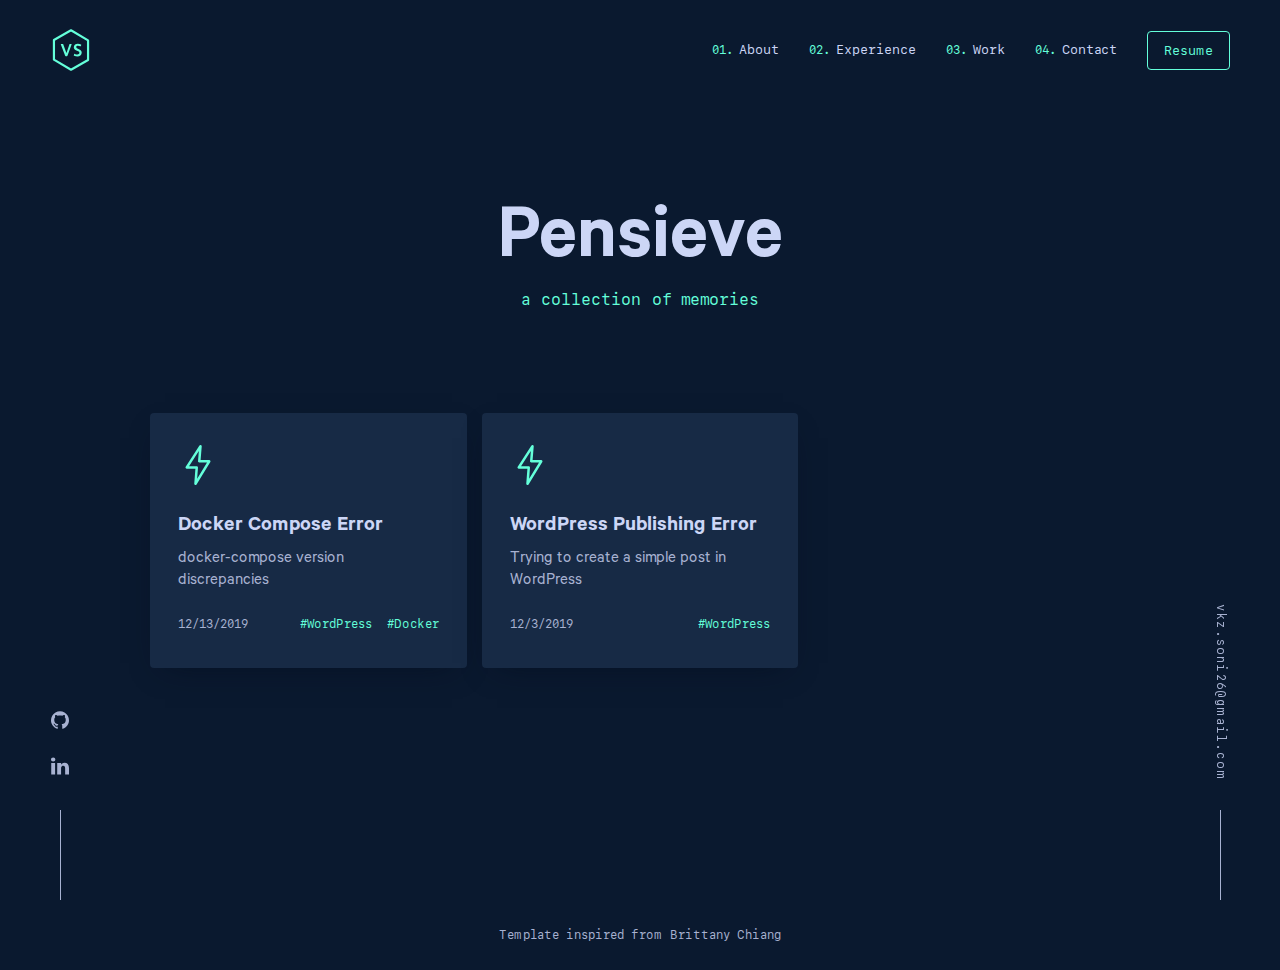
<file: pensieve/index.html>
<!DOCTYPE html><html lang="en"><head><meta charSet="utf-8"/><meta http-equiv="x-ua-compatible" content="ie=edge"/><meta name="viewport" content="width=device-width, initial-scale=1, shrink-to-fit=no"/><meta name="generator" content="Gatsby 2.20.14"/><title data-react-helmet="true">Pensieve | Vivek Soni</title><meta data-react-helmet="true" name="description" content="Vivek Soni is a software engineer specializing in competitive coding and building websites, applications, and everything in between."/><meta data-react-helmet="true" name="image" content="https://prosaic-26.github.io/og.png"/><meta data-react-helmet="true" property="og:title" content="Vivek Soni"/><meta data-react-helmet="true" property="og:description" content="Vivek Soni is a software engineer specializing in competitive coding and building websites, applications, and everything in between."/><meta data-react-helmet="true" property="og:image" content="https://prosaic-26.github.io/og.png"/><meta data-react-helmet="true" property="og:url" content="https://prosaic-26.github.io/pensieve/"/><meta data-react-helmet="true" property="og:type" content="website"/><meta data-react-helmet="true" name="twitter:card" content="summary_large_image"/><meta data-react-helmet="true" name="twitter:creator"/><meta data-react-helmet="true" name="twitter:title" content="Vivek Soni"/><meta data-react-helmet="true" name="twitter:description" content="Vivek Soni is a software engineer specializing in competitive coding and building websites, applications, and everything in between."/><meta data-react-helmet="true" name="twitter:image" content="https://prosaic-26.github.io/og.png"/><meta data-react-helmet="true" name="google-site-verification" content="DCl7VAf9tcz6eD9gb67NfkNnJ1PKRNcg8qQiwpbx9Lk"/><style data-styled="cHvtLI eEindp evNERi jFObVk fKMyOA cHXrrN cwCTVv llpETB hbGQwI dFJNST cjSXXo ixAmSv euZSjU gDAWgP dXFhdJ SeheM fuaxRE bsvOSk hxxEcZ rQATU fZTuRN joZANN NzDYc kZcFdB fyvHnO" data-styled-version="4.4.1">
/* sc-component-id: sc-global-2217761558 */
@font-face{font-family:'Calibre';src:url(/static/Calibre-Regular-b63c62e591d0c8fbe2c8f009883346d5.woff2) format('woff2'), url(/static/Calibre-Regular-e08232148510aade507c2af9bb66acd0.woff) format('woff');font-weight:400;font-style:normal;font-display:auto;} @font-face{font-family:'Calibre';src:url(/static/Calibre-Medium-46b36969c7bb1d7ed4c8253e8f274788.woff2) format('woff2'), url(/static/Calibre-Medium-115d37180a9c07e2f480ca81b032babe.woff) format('woff');font-weight:500;font-style:normal;font-display:auto;} @font-face{font-family:'Calibre';src:url(/static/Calibre-Semibold-d8b856473a51d7eec2a9bccf2fbea54c.woff2) format('woff2'), url(/static/Calibre-Semibold-347808401d7a6607ff9a86897aec0a39.woff) format('woff');font-weight:600;font-style:normal;font-display:auto;} @font-face{font-family:'Calibre';src:url(/static/Calibre-RegularItalic-35657aa2d12ff78e3d8a8a5ba28c2c35.woff2) format('woff2'), url(/static/Calibre-RegularItalic-3a445970c7bcd6b102ac6bd60178b0bc.woff) format('woff');font-weight:400;font-style:italic;font-display:auto;} @font-face{font-family:'Calibre';src:url(/static/Calibre-MediumItalic-3df14639dd2cb07c83bd39707d70910f.woff2) format('woff2'), url(/static/Calibre-MediumItalic-4afe8032c647b57de924543c052e0ee4.woff) format('woff');font-weight:500;font-style:italic;font-display:auto;} @font-face{font-family:'Calibre';src:url(/static/Calibre-SemiboldItalic-8f3e4b3eaed73e67bbc4fc81f308a35f.woff2) format('woff2'), url(/static/Calibre-SemiboldItalic-6473be72d5216d0ec21d273af09b9fa3.woff) format('woff');font-weight:600;font-style:italic;font-display:auto;} @font-face{font-family:'SF Mono';src:url(/static/SFMono-Regular-7faa66605357721067fe1b07d9103015.woff2) format('woff2'), url(/static/SFMono-Regular-d59c1702c527525e9939ba06166a3750.woff) format('woff');font-weight:400;font-style:normal;font-display:auto;} @font-face{font-family:'SF Mono';src:url(/static/SFMono-Semibold-cebe2bfbe8a283427e3c5ad8a1b8ae2f.woff2) format('woff2'), url(/static/SFMono-Semibold-2d4bff46a7a9ba9dc7701f75726a7815.woff) format('woff');font-weight:600;font-style:normal;font-display:auto;} @font-face{font-family:'SF Mono';src:url(/static/SFMono-RegularItalic-bb1fc3ab1772befac3587b30ca876a09.woff2) format('woff2'), url(/static/SFMono-RegularItalic-502441ff6ee56a1df1558e8461050a46.woff) format('woff');font-weight:400;font-style:italic;font-display:auto;} @font-face{font-family:'SF Mono';src:url(/static/SFMono-SemiboldItalic-2fd68bed64aeaceadc6402efc4d82767.woff2) format('woff2'), url(/static/SFMono-SemiboldItalic-41da0311eaa7077546785a822a6ba21a.woff) format('woff');font-weight:600;font-style:italic;font-display:auto;} :root{--dark-navy:#020c1b;--navy:#0a192f;--light-navy:#172a45;--lightest-navy:#303C55;--navy-shadow:rgba(2,12,27,0.7);--slate:#8892b0;--light-slate:#a8b2d1;--lightest-slate:#ccd6f6;--white:#e6f1ff;--green:#64ffda;--green-tint:rgba(100,255,218,0.1);--font-sans:'Calibre','San Francisco','SF Pro Text',-apple-system,system-ui,sans-serif;--font-mono:'SF Mono','Fira Code','Fira Mono','Roboto Mono',monospace;--fz-xxs:12px;--fz-xs:13px;--fz-sm:14px;--fz-md:16px;--fz-lg:18px;--fz-xl:20px;--fz-xxl:22px;--fz-heading:32px;--border-radius:4px;--nav-height:100px;--nav-scroll-height:70px;--tab-height:42px;--tab-width:120px;--easing:cubic-bezier(0.645,0.045,0.355,1);--transition:all 0.25s cubic-bezier(0.645,0.045,0.355,1);--hamburger-width:30px;--ham-before:top 0.1s ease-in 0.25s,opacity 0.1s ease-in;--ham-before-active:top 0.1s ease-out,opacity 0.1s ease-out 0.12s;--ham-after:bottom 0.1s ease-in 0.25s,transform 0.22s cubic-bezier(0.55,0.055,0.675,0.19);--ham-after-active:bottom 0.1s ease-out,transform 0.22s cubic-bezier(0.215,0.61,0.355,1) 0.12s;} html{box-sizing:border-box;width:100%;} *,*:before,*:after{box-sizing:inherit;} ::selection{background-color:var(--slate);color:var(--lightest-slate);} body{margin:0;width:100%;min-height:100%;overflow-x:hidden;-moz-osx-font-smoothing:grayscale;-webkit-font-smoothing:antialiased;background-color:var(--navy);color:var(--slate);font-family:var(--font-sans);font-size:var(--fz-xl);line-height:1.3;} @media (max-width:480px){body{font-size:var(--fz-lg);}} body.hidden{overflow:hidden;} body.blur{overflow:hidden;} body.blur header{background-color:transparent;} body.blur #content > *{-webkit-filter:blur(5px) brightness(0.7);filter:blur(5px) brightness(0.7);-webkit-transition:var(--transition);transition:var(--transition);pointer-events:none;-webkit-user-select:none;-moz-user-select:none;-ms-user-select:none;user-select:none;} #root{min-height:100vh;display:grid;grid-template-rows:1fr auto;grid-template-columns:100%;} main{margin:0 auto;width:100%;max-width:1600px;min-height:100vh;padding:200px 150px;} @media (max-width:1080px){main{padding:200px 100px;}} @media (max-width:768px){main{padding:150px 50px;}} @media (max-width:480px){main{padding:125px 25px;}} main.fillHeight{padding:0 150px;} @media (max-width:1080px){main.fillHeight{padding:0 100px;}} @media (max-width:768px){main.fillHeight{padding:0 50px;}} @media (max-width:480px){main.fillHeight{padding:0 25px;}} section{margin:0 auto;padding:100px 0;max-width:1000px;} @media (max-width:768px){section{padding:80px 0;}} @media (max-width:480px){section{padding:60px 0;}} h1,h2,h3,h4,h5,h6{margin:0 0 10px 0;font-weight:600;color:var(--lightest-slate);line-height:1.1;} .big-heading{margin:0;font-size:clamp(40px,8vw,80px);} .medium-heading{margin:0;font-size:clamp(40px,8vw,60px);} .numbered-heading{display:-webkit-box;display:-webkit-flex;display:-ms-flexbox;display:flex;-webkit-align-items:center;-webkit-box-align:center;-ms-flex-align:center;align-items:center;position:relative;margin:10px 0 40px;width:100%;font-size:clamp(26px,5vw,var(--fz-heading));white-space:nowrap;} .numbered-heading:before{position:relative;bottom:4px;counter-increment:section;content:'0' counter(section) '.';margin-right:10px;color:var(--green);font-family:var(--font-mono);font-size:clamp(var(--fz-md),3vw,var(--fz-xl));font-weight:400;} @media (max-width:480px){.numbered-heading:before{margin-bottom:-3px;margin-right:5px;}} .numbered-heading:after{content:'';display:block;position:relative;top:-5px;width:300px;height:1px;margin-left:20px;background-color:var(--lightest-navy);} @media (max-width:1080px){.numbered-heading:after{width:200px;}} @media (max-width:768px){.numbered-heading:after{width:100%;}} @media (max-width:600px){.numbered-heading:after{margin-left:10px;}} img,svg,.gatsby-image-wrapper{width:100%;max-width:100%;vertical-align:middle;} img[alt=""],img:not([alt]){-webkit-filter:blur(5px);filter:blur(5px);} svg{width:100%;height:100%;fill:currentColor;vertical-align:middle;} a{display:inline-block;-webkit-text-decoration:none;text-decoration:none;-webkit-text-decoration-skip-ink:auto;text-decoration-skip-ink:auto;color:inherit;position:relative;-webkit-transition:var(--transition);transition:var(--transition);cursor:pointer;} a:hover,a:focus{color:var(--green);} a.inline-link{display:inline-block;-webkit-text-decoration:none;text-decoration:none;-webkit-text-decoration-skip-ink:auto;text-decoration-skip-ink:auto;position:relative;-webkit-transition:var(--transition);transition:var(--transition);cursor:pointer;color:var(--green);} a.inline-link:hover,a.inline-link:focus,a.inline-link:active{color:var(--green);outline:0;} a.inline-link:hover:after,a.inline-link:focus:after,a.inline-link:active:after{width:100%;} a.inline-link:hover > *,a.inline-link:focus > *,a.inline-link:active > *{color:var(--green) !important;-webkit-transition:var(--transition);transition:var(--transition);} a.inline-link:after{content:'';display:block;width:0;height:1px;position:relative;bottom:0.37em;background-color:var(--green);-webkit-transition:var(--transition);transition:var(--transition);opacity:0.5;} button{cursor:pointer;border:0;border-radius:0;} input,textarea{border-radius:0;outline:0;} input:focus,textarea:focus{outline:0;} input:focus::-webkit-input-placeholder,textarea:focus::-webkit-input-placeholder,input:active::-webkit-input-placeholder,textarea:active::-webkit-input-placeholder{opacity:0.5;} input:focus::-moz-placeholder,textarea:focus::-moz-placeholder,input:active::-moz-placeholder,textarea:active::-moz-placeholder{opacity:0.5;} input:focus:-ms-input-placeholder,textarea:focus:-ms-input-placeholder,input:active:-ms-input-placeholder,textarea:active:-ms-input-placeholder{opacity:0.5;} input:focus::placeholder,textarea:focus::placeholder,input:active::placeholder,textarea:active::placeholder{opacity:0.5;} p{margin:0 0 15px 0;} p:last-child,p:last-of-type{margin:0;} p > a{display:inline-block;-webkit-text-decoration:none;text-decoration:none;-webkit-text-decoration-skip-ink:auto;text-decoration-skip-ink:auto;position:relative;-webkit-transition:var(--transition);transition:var(--transition);cursor:pointer;color:var(--green);} p > a:hover,p > a:focus,p > a:active{color:var(--green);outline:0;} p > a:hover:after,p > a:focus:after,p > a:active:after{width:100%;} p > a:hover > *,p > a:focus > *,p > a:active > *{color:var(--green) !important;-webkit-transition:var(--transition);transition:var(--transition);} p > a:after{content:'';display:block;width:0;height:1px;position:relative;bottom:0.37em;background-color:var(--green);-webkit-transition:var(--transition);transition:var(--transition);opacity:0.5;} p > code{background-color:var(--light-navy);color:var(--white);font-size:var(--fz-sm);border-radius:var(--border-radius);padding:0.3em 0.5em;} ul.fancy-list{padding:0;margin:0;list-style:none;font-size:var(--fz-lg);} ul.fancy-list li{position:relative;padding-left:30px;margin-bottom:10px;} ul.fancy-list li:before{content:'▹';position:absolute;left:0;color:var(--green);} blockquote{border-left-color:var(--green);border-left-style:solid;border-left-width:1px;margin-left:0px;margin-right:0px;padding-left:1.5rem;} blockquote p{font-style:italic;font-size:24px;} hr{background-color:var(--lightest-navy);height:1px;border-width:0px;border-style:initial;border-color:initial;border-image:initial;margin:1rem;} code{font-family:var(--font-mono);font-size:var(--fz-md);} #logo{color:var(--green);} .overline{color:var(--green);font-family:var(--font-mono);font-size:var(--fz-md);font-weight:400;} .subtitle{color:var(--green);margin:0 0 20px 0;font-size:var(--fz-md);font-family:var(--font-mono);font-weight:400;line-height:1.5;} @media (max-width:1080px){.subtitle{font-size:var(--fz-sm);}} @media (max-width:768px){.subtitle{font-size:var(--fz-xs);}} .subtitle a{display:inline-block;-webkit-text-decoration:none;text-decoration:none;-webkit-text-decoration-skip-ink:auto;text-decoration-skip-ink:auto;position:relative;-webkit-transition:var(--transition);transition:var(--transition);cursor:pointer;color:var(--green);line-height:1.5;} .subtitle a:hover,.subtitle a:focus,.subtitle a:active{color:var(--green);outline:0;} .subtitle a:hover:after,.subtitle a:focus:after,.subtitle a:active:after{width:100%;} .subtitle a:hover > *,.subtitle a:focus > *,.subtitle a:active > *{color:var(--green) !important;-webkit-transition:var(--transition);transition:var(--transition);} .subtitle a:after{content:'';display:block;width:0;height:1px;position:relative;bottom:0.37em;background-color:var(--green);-webkit-transition:var(--transition);transition:var(--transition);opacity:0.5;} .breadcrumb{display:-webkit-box;display:-webkit-flex;display:-ms-flexbox;display:flex;-webkit-align-items:center;-webkit-box-align:center;-ms-flex-align:center;align-items:center;margin-bottom:50px;color:var(--green);} .breadcrumb .arrow{display:block;margin-right:10px;padding-top:4px;} .breadcrumb a{display:inline-block;-webkit-text-decoration:none;text-decoration:none;-webkit-text-decoration-skip-ink:auto;text-decoration-skip-ink:auto;position:relative;-webkit-transition:var(--transition);transition:var(--transition);cursor:pointer;color:var(--green);font-family:var(--font-mono);font-size:var(--fz-sm);font-weight:600;line-height:1.5;text-transform:uppercase;-webkit-letter-spacing:0.1em;-moz-letter-spacing:0.1em;-ms-letter-spacing:0.1em;letter-spacing:0.1em;} .breadcrumb a:hover,.breadcrumb a:focus,.breadcrumb a:active{color:var(--green);outline:0;} .breadcrumb a:hover:after,.breadcrumb a:focus:after,.breadcrumb a:active:after{width:100%;} .breadcrumb a:hover > *,.breadcrumb a:focus > *,.breadcrumb a:active > *{color:var(--green) !important;-webkit-transition:var(--transition);transition:var(--transition);} .breadcrumb a:after{content:'';display:block;width:0;height:1px;position:relative;bottom:0.37em;background-color:var(--green);-webkit-transition:var(--transition);transition:var(--transition);opacity:0.5;} .gatsby-image-outer-wrapper{height:100%;} .fadeup-enter{opacity:0.01;-webkit-transform:translateY(20px);-ms-transform:translateY(20px);transform:translateY(20px);-webkit-transition:opacity 300ms var(--easing),-webkit-transform 300ms var(--easing);-webkit-transition:opacity 300ms var(--easing),transform 300ms var(--easing);transition:opacity 300ms var(--easing),transform 300ms var(--easing);} .fadeup-enter-active{opacity:1;-webkit-transform:translateY(0px);-ms-transform:translateY(0px);transform:translateY(0px);-webkit-transition:opacity 300ms var(--easing),-webkit-transform 300ms var(--easing);-webkit-transition:opacity 300ms var(--easing),transform 300ms var(--easing);transition:opacity 300ms var(--easing),transform 300ms var(--easing);} .fadedown-enter{opacity:0.01;-webkit-transform:translateY(-20px);-ms-transform:translateY(-20px);transform:translateY(-20px);-webkit-transition:opacity 300ms var(--easing),-webkit-transform 300ms var(--easing);-webkit-transition:opacity 300ms var(--easing),transform 300ms var(--easing);transition:opacity 300ms var(--easing),transform 300ms var(--easing);} .fadedown-enter-active{opacity:1;-webkit-transform:translateY(0px);-ms-transform:translateY(0px);transform:translateY(0px);-webkit-transition:opacity 300ms var(--easing),-webkit-transform 300ms var(--easing);-webkit-transition:opacity 300ms var(--easing),transform 300ms var(--easing);transition:opacity 300ms var(--easing),transform 300ms var(--easing);} .fade-enter{opacity:0;} .fade-enter-active{opacity:1;-webkit-transition:opacity 300ms var(--easing);transition:opacity 300ms var(--easing);} .fade-exit{opacity:1;} .fade-exit-active{opacity:0;-webkit-transition:opacity 300ms var(--easing);transition:opacity 300ms var(--easing);} .gatsby-highlight{background-color:#112340;border-radius:var(--border-radius);margin:2em 0;padding:1.25em;overflow:auto;position:relative;font-family:var(--font-mono);font-size:var(--fz-md);} .gatsby-highlight code[class*='language-'],.gatsby-highlight pre[class*='language-']{height:auto !important;font-size:var(--fz-sm);line-height:1.5;white-space:pre;word-spacing:normal;word-break:normal;word-wrap:normal;tab-size:2;-webkit-hyphens:none;-moz-hyphens:none;-ms-hyphens:none;hyphens:none;} .gatsby-highlight pre[class*='language-']{background-color:transparent;margin:0;padding:0;overflow:initial;float:left;min-width:100%;padding-top:2em;} .gatsby-code-title{padding:1em 1.5em;font-family:var(--font-mono);font-size:var(--fz-xs);background-color:#112340;color:#a2aabc;border-top-left-radius:var(--border-radius);border-top-right-radius:var(--border-radius);border-bottom:1px solid #1d2d50;} .gatsby-code-title + .gatsby-highlight{margin-top:0;border-top-left-radius:0;border-top-right-radius:0;} .gatsby-highlight-code-line{display:block;background-color:#1d2d50;border-left:2px solid var(--green);padding-left:calc(1em + 2px);padding-right:1em;margin-right:-1.35em;margin-left:-1.35em;} .gatsby-highlight pre[class*='language-']::before{background:var(--lightest-navy);color:var(--white);font-size:var(--fz-xxs);font-family:var(--font-mono);line-height:1.5;-webkit-letter-spacing:0.1em;-moz-letter-spacing:0.1em;-ms-letter-spacing:0.1em;letter-spacing:0.1em;text-transform:uppercase;border-radius:0 0 3px 3px;position:absolute;top:0;left:1.25rem;padding:0.25rem 0.5rem;} .gatsby-highlight pre[class='language-javascript']::before{content:'js';} .gatsby-highlight pre[class='language-js']::before{content:'js';} .gatsby-highlight pre[class='language-jsx']::before{content:'jsx';} .gatsby-highlight pre[class='language-graphql']::before{content:'GraphQL';} .gatsby-highlight pre[class='language-html']::before{content:'html';} .gatsby-highlight pre[class='language-css']::before{content:'css';} .gatsby-highlight pre[class='language-mdx']::before{content:'mdx';} .gatsby-highlight pre[class='language-shell']::before{content:'shell';} .gatsby-highlight pre[class='language-sh']::before{content:'sh';} .gatsby-highlight pre[class='language-bash']::before{content:'bash';} .gatsby-highlight pre[class='language-yaml']::before{content:'yaml';} .gatsby-highlight pre[class='language-markdown']::before{content:'md';} .gatsby-highlight pre[class='language-json']::before,.gatsby-highlight pre[class='language-json5']::before{content:'json';} .gatsby-highlight pre[class='language-diff']::before{content:'diff';} .gatsby-highlight pre[class='language-text']::before{content:'text';} .gatsby-highlight pre[class='language-flow']::before{content:'flow';} .token{display:inline;} .token.comment,.token.block-comment,.token.prolog,.token.doctype,.token.cdata{color:#8695b799;} .token.punctuation{color:#a2aabc;} .token.namespace,.token.deleted{color:#ef6b73;} .token.function-name,.token.function,.token.class-name,.token.constant,.token.symbol{color:#ffd580;} .token.attr-name,.token.operator,.token.rule{color:#ffae57;} .token.keyword,.token.boolean,.token.number,.token.property{color:#c3a6ff;} .token.tag,.token.selector,.token.important,.token.atrule,.token.builtin,.token.entity,.token.url{color:#5ccfe6;} .token.string,.token.char,.token.attr-value,.token.regex,.token.variable,.token.inserted{color:#bae67e;} .token.important,.token.bold{font-weight:600;} .token.italic{font-style:italic;} .token.entity{cursor:help;} .namespace{opacity:0.7;}
/* sc-component-id: layout__SkipToContentLink-sc-1yw8zls-0 */
.cHvtLI{position:absolute;top:auto;left:-999px;width:1px;height:1px;overflow:hidden;z-index:-99;} .cHvtLI:focus,.cHvtLI:active{top:0;left:0;width:auto;height:auto;padding:18px 23px;outline:0;border-radius:var(--border-radius);background-color:var(--light-navy);color:var(--green);font-family:var(--font-mono);font-size:var(--fz-sm);line-height:1;-webkit-text-decoration:none;text-decoration:none;cursor:pointer;overflow:auto;-webkit-transition:var(--transition);transition:var(--transition);z-index:99;}
/* sc-component-id: layout__StyledContent-sc-1yw8zls-1 */
.eEindp{display:-webkit-box;display:-webkit-flex;display:-ms-flexbox;display:flex;-webkit-flex-direction:column;-ms-flex-direction:column;flex-direction:column;min-height:100vh;}
/* sc-component-id: nav__StyledHeader-ghklvd-0 */
.evNERi{display:-webkit-box;display:-webkit-flex;display:-ms-flexbox;display:flex;-webkit-box-pack:justify;-webkit-justify-content:space-between;-ms-flex-pack:justify;justify-content:space-between;-webkit-align-items:center;-webkit-box-align:center;-ms-flex-align:center;align-items:center;position:fixed;top:0;z-index:11;padding:0px 50px;width:100%;height:var(--nav-height);background-color:var(--navy);-webkit-filter:none !important;filter:none !important;pointer-events:auto !important;-webkit-user-select:auto !important;-moz-user-select:auto !important;-ms-user-select:auto !important;user-select:auto !important;-webkit-backdrop-filter:blur(10px);backdrop-filter:blur(10px);-webkit-transition:var(--transition);transition:var(--transition);} @media (max-width:1080px){.evNERi{padding:0 40px;}} @media (max-width:768px){.evNERi{padding:0 25px;}}
/* sc-component-id: nav__StyledNav-ghklvd-1 */
.jFObVk{display:-webkit-box;display:-webkit-flex;display:-ms-flexbox;display:flex;-webkit-box-pack:justify;-webkit-justify-content:space-between;-ms-flex-pack:justify;justify-content:space-between;-webkit-align-items:center;-webkit-box-align:center;-ms-flex-align:center;align-items:center;position:relative;width:100%;color:var(--lightest-slate);font-family:var(--font-mono);counter-reset:item 0;z-index:12;} .jFObVk .logo{display:-webkit-box;display:-webkit-flex;display:-ms-flexbox;display:flex;-webkit-box-pack:center;-webkit-justify-content:center;-ms-flex-pack:center;justify-content:center;-webkit-align-items:center;-webkit-box-align:center;-ms-flex-align:center;align-items:center;} .jFObVk .logo a{color:var(--green);width:42px;height:42px;} .jFObVk .logo a:hover svg,.jFObVk .logo a:focus svg{fill:var(--green-tint);} .jFObVk .logo a svg{fill:none;-webkit-transition:var(--transition);transition:var(--transition);-webkit-user-select:none;-moz-user-select:none;-ms-user-select:none;user-select:none;}
/* sc-component-id: nav__StyledLinks-ghklvd-2 */
.fKMyOA{display:-webkit-box;display:-webkit-flex;display:-ms-flexbox;display:flex;-webkit-align-items:center;-webkit-box-align:center;-ms-flex-align:center;align-items:center;} @media (max-width:768px){.fKMyOA{display:none;}} .fKMyOA ol{display:-webkit-box;display:-webkit-flex;display:-ms-flexbox;display:flex;-webkit-box-pack:justify;-webkit-justify-content:space-between;-ms-flex-pack:justify;justify-content:space-between;-webkit-align-items:center;-webkit-box-align:center;-ms-flex-align:center;align-items:center;padding:0;margin:0;list-style:none;} .fKMyOA ol li{margin:0 5px;position:relative;counter-increment:item 1;font-size:var(--fz-xs);} .fKMyOA ol li a{padding:10px;} .fKMyOA ol li a:before{content:'0' counter(item) '.';margin-right:5px;color:var(--green);font-size:var(--fz-xxs);text-align:right;} .fKMyOA .resume-button{color:var(--green);background-color:transparent;border:1px solid var(--green);border-radius:var(--border-radius);padding:0.75rem 1rem;font-size:var(--fz-xs);font-family:var(--font-mono);line-height:1;-webkit-text-decoration:none;text-decoration:none;cursor:pointer;-webkit-transition:var(--transition);transition:var(--transition);margin-left:15px;font-size:var(--fz-xs);} .fKMyOA .resume-button:hover,.fKMyOA .resume-button:focus,.fKMyOA .resume-button:active{background-color:var(--green-tint);} .fKMyOA .resume-button:after{display:none !important;}
/* sc-component-id: menu__StyledMenu-sdn9y6-0 */
.cHXrrN{display:none;} @media (max-width:768px){.cHXrrN{display:block;}}
/* sc-component-id: menu__StyledHamburgerButton-sdn9y6-1 */
.cwCTVv{display:none;} @media (max-width:768px){.cwCTVv{display:-webkit-box;display:-webkit-flex;display:-ms-flexbox;display:flex;-webkit-box-pack:center;-webkit-justify-content:center;-ms-flex-pack:center;justify-content:center;-webkit-align-items:center;-webkit-box-align:center;-ms-flex-align:center;align-items:center;position:relative;z-index:10;margin-right:-15px;padding:15px;border:0;background-color:transparent;color:inherit;text-transform:none;-webkit-transition-timing-function:linear;transition-timing-function:linear;-webkit-transition-duration:0.15s;transition-duration:0.15s;-webkit-transition-property:opacity,filter;transition-property:opacity,filter;}} .cwCTVv .ham-box{display:inline-block;position:relative;width:var(--hamburger-width);height:24px;} .cwCTVv .ham-box-inner{position:absolute;top:50%;right:0;width:var(--hamburger-width);height:2px;border-radius:var(--border-radius);background-color:var(--green);-webkit-transition-duration:0.22s;transition-duration:0.22s;-webkit-transition-property:-webkit-transform;-webkit-transition-property:transform;transition-property:transform;-webkit-transition-delay:0s;transition-delay:0s;-webkit-transform:rotate(0deg);-ms-transform:rotate(0deg);transform:rotate(0deg);-webkit-transition-timing-function:cubic-bezier( 0.55,0.055,0.675,0.19 );transition-timing-function:cubic-bezier( 0.55,0.055,0.675,0.19 );} .cwCTVv .ham-box-inner:before,.cwCTVv .ham-box-inner:after{content:'';display:block;position:absolute;left:auto;right:0;width:var(--hamburger-width);height:2px;border-radius:4px;background-color:var(--green);-webkit-transition-timing-function:ease;transition-timing-function:ease;-webkit-transition-duration:0.15s;transition-duration:0.15s;-webkit-transition-property:-webkit-transform;-webkit-transition-property:transform;transition-property:transform;} .cwCTVv .ham-box-inner:before{width:120%;top:-10px;opacity:1;-webkit-transition:var(--ham-before);transition:var(--ham-before);} .cwCTVv .ham-box-inner:after{width:80%;bottom:-10px;-webkit-transform:rotate(0);-ms-transform:rotate(0);transform:rotate(0);-webkit-transition:var(--ham-after);transition:var(--ham-after);}
/* sc-component-id: menu__StyledSidebar-sdn9y6-2 */
.llpETB{display:none;} @media (max-width:768px){.llpETB{display:-webkit-box;display:-webkit-flex;display:-ms-flexbox;display:flex;-webkit-box-pack:center;-webkit-justify-content:center;-ms-flex-pack:center;justify-content:center;-webkit-align-items:center;-webkit-box-align:center;-ms-flex-align:center;align-items:center;position:fixed;top:0;bottom:0;right:0;padding:50px 10px;width:min(75vw,400px);height:100vh;outline:0;background-color:var(--light-navy);box-shadow:-10px 0px 30px -15px var(--navy-shadow);z-index:9;-webkit-transform:translateX(100vw);-ms-transform:translateX(100vw);transform:translateX(100vw);visibility:hidden;-webkit-transition:var(--transition);transition:var(--transition);}} .llpETB nav{display:-webkit-box;display:-webkit-flex;display:-ms-flexbox;display:flex;-webkit-box-pack:justify;-webkit-justify-content:space-between;-ms-flex-pack:justify;justify-content:space-between;-webkit-align-items:center;-webkit-box-align:center;-ms-flex-align:center;align-items:center;width:100%;-webkit-flex-direction:column;-ms-flex-direction:column;flex-direction:column;color:var(--lightest-slate);font-family:var(--font-mono);text-align:center;} .llpETB ol{padding:0;margin:0;list-style:none;width:100%;} .llpETB ol li{position:relative;margin:0 auto 20px;counter-increment:item 1;font-size:clamp(var(--fz-sm),4vw,var(--fz-lg));} @media (max-width:600px){.llpETB ol li{margin:0 auto 10px;}} .llpETB ol li:before{content:'0' counter(item) '.';display:block;margin-bottom:5px;color:var(--green);font-size:var(--fz-sm);} .llpETB ol a{display:inline-block;-webkit-text-decoration:none;text-decoration:none;-webkit-text-decoration-skip-ink:auto;text-decoration-skip-ink:auto;color:inherit;position:relative;-webkit-transition:var(--transition);transition:var(--transition);cursor:pointer;width:100%;padding:3px 20px 20px;} .llpETB ol a:hover,.llpETB ol a:active,.llpETB ol a:focus{color:var(--green);outline:0;} .llpETB .resume-link{color:var(--green);background-color:transparent;border:1px solid var(--green);border-radius:var(--border-radius);padding:1.25rem 1.75rem;font-size:var(--fz-sm);font-family:var(--font-mono);line-height:1;-webkit-text-decoration:none;text-decoration:none;cursor:pointer;-webkit-transition:var(--transition);transition:var(--transition);padding:18px 50px;margin:10% auto 0;width:-webkit-max-content;width:-moz-max-content;width:max-content;} .llpETB .resume-link:hover,.llpETB .resume-link:focus,.llpETB .resume-link:active{background-color:var(--green-tint);} .llpETB .resume-link:after{display:none !important;}
/* sc-component-id: side__StyledSideElement-sc-1duznzb-0 */
.hbGQwI{width:40px;position:fixed;bottom:0;left:40px;right:auto;z-index:10;color:var(--light-slate);} @media (max-width:1080px){.hbGQwI{left:20px;right:auto;}} @media (max-width:768px){.hbGQwI{display:none;}}.dFJNST{width:40px;position:fixed;bottom:0;left:auto;right:40px;z-index:10;color:var(--light-slate);} @media (max-width:1080px){.dFJNST{left:auto;right:20px;}} @media (max-width:768px){.dFJNST{display:none;}}
/* sc-component-id: social__StyledSocialList-anu6nt-0 */
.cjSXXo{display:-webkit-box;display:-webkit-flex;display:-ms-flexbox;display:flex;-webkit-flex-direction:column;-ms-flex-direction:column;flex-direction:column;-webkit-align-items:center;-webkit-box-align:center;-ms-flex-align:center;align-items:center;margin:0;padding:0;list-style:none;} .cjSXXo:after{content:'';display:block;width:1px;height:90px;margin:0 auto;background-color:var(--light-slate);} .cjSXXo li{padding:10px;} .cjSXXo li:last-of-type{margin-bottom:20px;} .cjSXXo li a:hover,.cjSXXo li a:focus{-webkit-transform:translateY(-3px);-ms-transform:translateY(-3px);transform:translateY(-3px);} .cjSXXo li a svg{width:18px;height:18px;}
/* sc-component-id: email__StyledLinkWrapper-sc-2epoq-0 */
.ixAmSv{display:-webkit-box;display:-webkit-flex;display:-ms-flexbox;display:flex;-webkit-flex-direction:column;-ms-flex-direction:column;flex-direction:column;-webkit-align-items:center;-webkit-box-align:center;-ms-flex-align:center;align-items:center;position:relative;} .ixAmSv:after{content:'';display:block;width:1px;height:90px;margin:0 auto;background-color:var(--light-slate);} .ixAmSv a{margin:20px auto;padding:10px;font-family:var(--font-mono);font-size:var(--fz-xxs);-webkit-letter-spacing:0.1em;-moz-letter-spacing:0.1em;-ms-letter-spacing:0.1em;letter-spacing:0.1em;-webkit-writing-mode:vertical-rl;-ms-writing-mode:tb-rl;writing-mode:vertical-rl;} .ixAmSv a:hover,.ixAmSv a:focus{-webkit-transform:translateY(-3px);-ms-transform:translateY(-3px);transform:translateY(-3px);}
/* sc-component-id: footer__StyledFooter-sc-4jwnt4-0 */
.NzDYc{display:-webkit-box;display:-webkit-flex;display:-ms-flexbox;display:flex;-webkit-box-pack:center;-webkit-justify-content:center;-ms-flex-pack:center;justify-content:center;-webkit-align-items:center;-webkit-box-align:center;-ms-flex-align:center;align-items:center;-webkit-flex-direction:column;-ms-flex-direction:column;flex-direction:column;height:auto;min-height:70px;padding:15px;text-align:center;}
/* sc-component-id: footer__StyledSocialLinks-sc-4jwnt4-1 */
.kZcFdB{display:none;} @media (max-width:768px){.kZcFdB{display:block;width:100%;max-width:270px;margin:0 auto 10px;color:var(--light-slate);}} .kZcFdB ul{display:-webkit-box;display:-webkit-flex;display:-ms-flexbox;display:flex;-webkit-box-pack:justify;-webkit-justify-content:space-between;-ms-flex-pack:justify;justify-content:space-between;-webkit-align-items:center;-webkit-box-align:center;-ms-flex-align:center;align-items:center;padding:0;margin:0;list-style:none;} .kZcFdB ul a{padding:10px;} .kZcFdB ul a svg{width:20px;height:20px;}
/* sc-component-id: footer__StyledCredit-sc-4jwnt4-2 */
.fyvHnO{color:var(--light-slate);font-family:var(--font-mono);font-size:var(--fz-xxs);line-height:1;} .fyvHnO a{padding:10px;} .fyvHnO .github-stats{margin-top:10px;} .fyvHnO .github-stats > span{display:-webkit-inline-box;display:-webkit-inline-flex;display:-ms-inline-flexbox;display:inline-flex;-webkit-align-items:center;-webkit-box-align:center;-ms-flex-align:center;align-items:center;margin:0 7px;} .fyvHnO .github-stats svg{display:inline-block;width:auto;height:15px;margin-right:5px;}
/* sc-component-id: pensieve__StyledMainContainer-jb5p05-0 */
.euZSjU > header{margin-bottom:100px;text-align:center;} .euZSjU > header a:hover,.euZSjU > header a:focus{cursor:url("data:image/svg+xml;utf8,<svg xmlns='http://www.w3.org/2000/svg' width='40' height='48' viewport='0 0 100 100' style='fill:black;font-size:24px;'><text y='50%'>⚡</text></svg>") 20 0,auto;} .euZSjU footer{display:-webkit-box;display:-webkit-flex;display:-ms-flexbox;display:flex;-webkit-box-pack:justify;-webkit-justify-content:space-between;-ms-flex-pack:justify;justify-content:space-between;-webkit-align-items:center;-webkit-box-align:center;-ms-flex-align:center;align-items:center;width:100%;margin-top:20px;}
/* sc-component-id: pensieve__StyledGrid-jb5p05-1 */
.gDAWgP{margin-top:50px;} .gDAWgP .posts{display:grid;grid-template-columns:repeat(auto-fill,minmax(300px,1fr));grid-gap:15px;position:relative;} @media (max-width:1080px){.gDAWgP .posts{grid-template-columns:repeat(auto-fill,minmax(250px,1fr));}}
/* sc-component-id: pensieve__StyledPostInner-jb5p05-2 */
.SeheM{box-shadow:0 10px 30px -15px var(--navy-shadow);-webkit-transition:var(--transition);transition:var(--transition);display:-webkit-box;display:-webkit-flex;display:-ms-flexbox;display:flex;-webkit-box-pack:justify;-webkit-justify-content:space-between;-ms-flex-pack:justify;justify-content:space-between;-webkit-align-items:center;-webkit-box-align:center;-ms-flex-align:center;align-items:center;-webkit-flex-direction:column;-ms-flex-direction:column;flex-direction:column;-webkit-align-items:flex-start;-webkit-box-align:flex-start;-ms-flex-align:flex-start;align-items:flex-start;position:relative;height:100%;padding:2rem 1.75rem;border-radius:var(--border-radius);-webkit-transition:var(--transition);transition:var(--transition);background-color:var(--light-navy);} .SeheM:hover,.SeheM:focus{box-shadow:0 20px 30px -15px var(--navy-shadow);} .SeheM header,.SeheM a{width:100%;}
/* sc-component-id: pensieve__StyledPost-jb5p05-3 */
.dXFhdJ{-webkit-transition:var(--transition);transition:var(--transition);cursor:default;} .dXFhdJ:hover,.dXFhdJ:focus{outline:0;} .dXFhdJ:hover .pensieve__StyledPostInner-jb5p05-2,.dXFhdJ:focus .pensieve__StyledPostInner-jb5p05-2{-webkit-transform:translateY(-5px);-ms-transform:translateY(-5px);transform:translateY(-5px);}
/* sc-component-id: pensieve__StyledPostHeader-jb5p05-4 */
.fuaxRE{display:-webkit-box;display:-webkit-flex;display:-ms-flexbox;display:flex;-webkit-box-pack:justify;-webkit-justify-content:space-between;-ms-flex-pack:justify;justify-content:space-between;-webkit-align-items:center;-webkit-box-align:center;-ms-flex-align:center;align-items:center;margin-bottom:30px;}
/* sc-component-id: pensieve__StyledFolder-jb5p05-5 */
.bsvOSk{color:var(--green);} .bsvOSk svg{width:40px;height:40px;}
/* sc-component-id: pensieve__StyledPostName-jb5p05-6 */
.hxxEcZ{margin:0 0 10px;color:var(--lightest-slate);font-size:var(--fz-xxl);}
/* sc-component-id: pensieve__StyledPostDescription-jb5p05-7 */
.rQATU{color:var(--light-slate);font-size:17px;}
/* sc-component-id: pensieve__StyledDate-jb5p05-8 */
.fZTuRN{color:var(--light-slate);font-family:var(--font-mono);font-size:var(--fz-xxs);text-transform:uppercase;}
/* sc-component-id: pensieve__StyledTags-jb5p05-9 */
.joZANN{display:-webkit-box;display:-webkit-flex;display:-ms-flexbox;display:flex;-webkit-align-items:flex-end;-webkit-box-align:flex-end;-ms-flex-align:flex-end;align-items:flex-end;-webkit-flex-wrap:wrap;-ms-flex-wrap:wrap;flex-wrap:wrap;padding:0;margin:0;list-style:none;} .joZANN li{color:var(--green);font-family:var(--font-mono);font-size:var(--fz-xxs);line-height:1.75;} .joZANN li:not(:last-of-type){margin-right:15px;}</style><link rel="sitemap" type="application/xml" href="/sitemap.xml"/><link rel="icon" href="/icons/icon-48x48.png?v=a3dc063816a82ea7690f128745465708"/><link rel="manifest" href="/manifest.webmanifest"/><meta name="theme-color" content="#0a192f"/><link rel="apple-touch-icon" sizes="48x48" href="/icons/icon-48x48.png?v=a3dc063816a82ea7690f128745465708"/><link rel="apple-touch-icon" sizes="72x72" href="/icons/icon-72x72.png?v=a3dc063816a82ea7690f128745465708"/><link rel="apple-touch-icon" sizes="96x96" href="/icons/icon-96x96.png?v=a3dc063816a82ea7690f128745465708"/><link rel="apple-touch-icon" sizes="144x144" href="/icons/icon-144x144.png?v=a3dc063816a82ea7690f128745465708"/><link rel="apple-touch-icon" sizes="192x192" href="/icons/icon-192x192.png?v=a3dc063816a82ea7690f128745465708"/><link rel="apple-touch-icon" sizes="256x256" href="/icons/icon-256x256.png?v=a3dc063816a82ea7690f128745465708"/><link rel="apple-touch-icon" sizes="384x384" href="/icons/icon-384x384.png?v=a3dc063816a82ea7690f128745465708"/><link rel="apple-touch-icon" sizes="512x512" href="/icons/icon-512x512.png?v=a3dc063816a82ea7690f128745465708"/><link rel="preconnect dns-prefetch" href="https://www.google-analytics.com"/><link as="script" rel="preload" href="/5095f2faf3496f1b7cf2ac65aad050cbc717db5e-a4e7b0c0736ee45f7b58.js"/><link as="script" rel="preload" href="/component---src-pages-pensieve-index-js-306dd35b2297df9ba9b0.js"/><link as="script" rel="preload" href="/1d3036f18f3eba379cd7bfb8092b2b48b04ff234-11a0a42e2b8a66d38001.js"/><link as="script" rel="preload" href="/app-8907722d0c43506c4609.js"/><link as="script" rel="preload" href="/framework-3321703c33570853116c.js"/><link as="script" rel="preload" href="/webpack-runtime-4729e53d9ad60db5b1cf.js"/><link as="fetch" rel="preload" href="/page-data/pensieve/page-data.json" crossorigin="anonymous"/><link as="fetch" rel="preload" href="/page-data/app-data.json" crossorigin="anonymous"/></head><body class=""><div id="___gatsby"><div style="outline:none" tabindex="-1" id="gatsby-focus-wrapper"><div id="root"><a href="#content" class="layout__SkipToContentLink-sc-1yw8zls-0 cHvtLI">Skip to Content</a><div class="layout__StyledContent-sc-1yw8zls-1 eEindp"><header class="nav__StyledHeader-ghklvd-0 evNERi"><nav class="nav__StyledNav-ghklvd-1 jFObVk"><div class="logo" tabindex="-1"><a aria-label="home" href="/"><svg id="logo" xmlns="http://www.w3.org/2000/svg" role="img" viewBox="0 0 84 96"><title>Logo</title><g transform="translate(-8.000000, -2.000000)"><g transform="translate(11.000000, 5.000000)"><path d="M40.4,32.02c0,0.12-0.04,0.24-0.08,0.4l-9.4,25.8c-0.2,0.56-0.64,0.88-1.24,0.88l-2.68,0c-0.76,0-1.12-0.32-1.36-1l-9.84-25.56c-0.08-0.16-0.12-0.32-0.12-0.48c0-0.4,0.32-0.64,0.8-0.64l3.52,0c0.84,0,1.24,0.28,1.44,0.84l7.08,19.76l0.12,0l6.68-19.64c0.24-0.72,0.6-0.96,1.52-0.96l2.8,0c0.52,0,0.76,0.24,0.76,0.6z M63.46,51.02c0,5.56-4.52,8.56-9.72,8.56c-2.4,0-5.24-0.44-7.64-1.28c-0.52-0.2-0.68-0.44-0.68-0.76c0-0.16,0-0.32,0.08-0.52l0.84-2.6c0.12-0.4,0.32-0.64,0.72-0.64c0.16,0,0.36,0.04,0.6,0.12c1.88,0.68,3.96,1.2,5.96,1.2c2.16,0,4.6-1.04,4.6-3.56c0-1.84-1.36-2.84-2.92-3.6l-5.2-2.6c-2.84-1.4-4.72-3.76-4.72-6.88c0-4.88,4.8-7.56,9.24-7.56c2.64,0,4.84,0.4,7.16,1.4c0.52,0.24,0.8,0.48,0.8,0.8c0,0.16-0.04,0.32-0.12,0.52l-0.96,2.44c-0.16,0.44-0.4,0.6-0.68,0.6c-0.2,0-0.4-0.08-0.64-0.16c-1.64-0.68-3.68-1.24-5.28-1.24c-1.88,0-4.04,0.8-4.04,3.04c0,1.64,1.52,2.6,2.84,3.24l4.44,2.16c3.16,1.52,5.32,3.64,5.32,7.32z" fill="currentColor"></path><polygon id="Shape" stroke="currentColor" stroke-width="5" stroke-linecap="round" stroke-linejoin="round" points="39 0 0 22 0 67 39 90 78 68 78 23"></polygon></g></g></svg></a></div><div class="nav__StyledLinks-ghklvd-2 fKMyOA"><ol><li style="transition-delay:0ms"><a href="/#about">About</a></li><li style="transition-delay:0ms"><a href="/#jobs">Experience</a></li><li style="transition-delay:0ms"><a href="/#projects">Work</a></li><li style="transition-delay:0ms"><a href="/#contact">Contact</a></li></ol><div style="transition-delay:0ms"><a href="/resume.pdf" class="resume-button">Resume</a></div></div><div class="menu__StyledMenu-sdn9y6-0 cHXrrN"><div><button class="menu__StyledHamburgerButton-sdn9y6-1 cwCTVv"><div class="ham-box"><div class="ham-box-inner"></div></div></button><aside aria-hidden="true" tabindex="-1" class="menu__StyledSidebar-sdn9y6-2 llpETB"><nav><ol><li><a href="/#about">About</a></li><li><a href="/#jobs">Experience</a></li><li><a href="/#projects">Work</a></li><li><a href="/#contact">Contact</a></li></ol><a href="/resume.pdf" class="resume-link">Resume</a></nav></aside></div></div></nav></header><div orientation="left" class="side__StyledSideElement-sc-1duznzb-0 hbGQwI"><ul class="social__StyledSocialList-anu6nt-0 cjSXXo"><li><a href="https://github.com/prosaic-26" aria-label="GitHub"><svg xmlns="http://www.w3.org/2000/svg" role="img" viewBox="0 0 438.549 438.549"><title>GitHub</title><path d="M409.132,114.573c-19.608-33.596-46.205-60.194-79.798-79.8C295.736,15.166,259.057,5.365,219.271,5.365 c-39.781,0-76.472,9.804-110.063,29.408c-33.596,19.605-60.192,46.204-79.8,79.8C9.803,148.168,0,184.854,0,224.63 c0,47.78,13.94,90.745,41.827,128.906c27.884,38.164,63.906,64.572,108.063,79.227c5.14,0.954,8.945,0.283,11.419-1.996 c2.475-2.282,3.711-5.14,3.711-8.562c0-0.571-0.049-5.708-0.144-15.417c-0.098-9.709-0.144-18.179-0.144-25.406l-6.567,1.136 c-4.187,0.767-9.469,1.092-15.846,1c-6.374-0.089-12.991-0.757-19.842-1.999c-6.854-1.231-13.229-4.086-19.13-8.559 c-5.898-4.473-10.085-10.328-12.56-17.556l-2.855-6.57c-1.903-4.374-4.899-9.233-8.992-14.559 c-4.093-5.331-8.232-8.945-12.419-10.848l-1.999-1.431c-1.332-0.951-2.568-2.098-3.711-3.429c-1.142-1.331-1.997-2.663-2.568-3.997 c-0.572-1.335-0.098-2.43,1.427-3.289c1.525-0.859,4.281-1.276,8.28-1.276l5.708,0.853c3.807,0.763,8.516,3.042,14.133,6.851 c5.614,3.806,10.229,8.754,13.846,14.842c4.38,7.806,9.657,13.754,15.846,17.847c6.184,4.093,12.419,6.136,18.699,6.136 c6.28,0,11.704-0.476,16.274-1.423c4.565-0.952,8.848-2.383,12.847-4.285c1.713-12.758,6.377-22.559,13.988-29.41 c-10.848-1.14-20.601-2.857-29.264-5.14c-8.658-2.286-17.605-5.996-26.835-11.14c-9.235-5.137-16.896-11.516-22.985-19.126 c-6.09-7.614-11.088-17.61-14.987-29.979c-3.901-12.374-5.852-26.648-5.852-42.826c0-23.035,7.52-42.637,22.557-58.817 c-7.044-17.318-6.379-36.732,1.997-58.24c5.52-1.715,13.706-0.428,24.554,3.853c10.85,4.283,18.794,7.952,23.84,10.994 c5.046,3.041,9.089,5.618,12.135,7.708c17.705-4.947,35.976-7.421,54.818-7.421s37.117,2.474,54.823,7.421l10.849-6.849 c7.419-4.57,16.18-8.758,26.262-12.565c10.088-3.805,17.802-4.853,23.134-3.138c8.562,21.509,9.325,40.922,2.279,58.24 c15.036,16.18,22.559,35.787,22.559,58.817c0,16.178-1.958,30.497-5.853,42.966c-3.9,12.471-8.941,22.457-15.125,29.979 c-6.191,7.521-13.901,13.85-23.131,18.986c-9.232,5.14-18.182,8.85-26.84,11.136c-8.662,2.286-18.415,4.004-29.263,5.146 c9.894,8.562,14.842,22.077,14.842,40.539v60.237c0,3.422,1.19,6.279,3.572,8.562c2.379,2.279,6.136,2.95,11.276,1.995 c44.163-14.653,80.185-41.062,108.068-79.226c27.88-38.161,41.825-81.126,41.825-128.906 C438.536,184.851,428.728,148.168,409.132,114.573z"></path></svg></a></li><li><a href="https://www.linkedin.com/in/vivek-soni26" aria-label="Linkedin"><svg xmlns="http://www.w3.org/2000/svg" role="img" viewBox="0 0 430.117 430.117"><title>LinkedIn</title><path d="M430.117,261.543V420.56h-92.188V272.193c0-37.271-13.334-62.707-46.703-62.707 c-25.473,0-40.632,17.142-47.301,33.724c-2.432,5.928-3.058,14.179-3.058,22.477V420.56h-92.219c0,0,1.242-251.285,0-277.32h92.21 v39.309c-0.187,0.294-0.43,0.611-0.606,0.896h0.606v-0.896c12.251-18.869,34.13-45.824,83.102-45.824 C384.633,136.724,430.117,176.361,430.117,261.543z M52.183,9.558C20.635,9.558,0,30.251,0,57.463 c0,26.619,20.038,47.94,50.959,47.94h0.616c32.159,0,52.159-21.317,52.159-47.94C103.128,30.251,83.734,9.558,52.183,9.558z M5.477,420.56h92.184v-277.32H5.477V420.56z"></path></svg></a></li></ul></div><div orientation="right" class="side__StyledSideElement-sc-1duznzb-0 dFJNST"><div class="email__StyledLinkWrapper-sc-2epoq-0 ixAmSv"><a href="mailto:vkz.soni26@gmail.com">vkz.soni26@gmail.com</a></div></div><div id="content"><main class="pensieve__StyledMainContainer-jb5p05-0 euZSjU"><header><h1 class="big-heading">Pensieve</h1><p class="subtitle"><a href="https://www.wizardingworld.com/writing-by-jk-rowling/pensieve">a collection of memories</a></p></header><div class="pensieve__StyledGrid-jb5p05-1 gDAWgP"><div class="posts"><div tabindex="0" class="pensieve__StyledPost-jb5p05-3 dXFhdJ"><div class="pensieve__StyledPostInner-jb5p05-2 SeheM"><header><a href="/pensieve/docker-error"><div class="pensieve__StyledPostHeader-jb5p05-4 fuaxRE"><div class="pensieve__StyledFolder-jb5p05-5 bsvOSk"><svg version="1.1" xmlns="http://www.w3.org/2000/svg" viewBox="0 0 512.001 512.001" enable-background="new 0 0 512.001 512.001"><path d="m413.951,200.174c-2.828-5.047-8.164-8.174-13.953-8.174h-110.608l14.555-174.668c0.609-7.312-3.836-14.1-10.781-16.467-6.914-2.383-14.609,0.282-18.594,6.446l-175.998,271.997c-3.188,4.922-3.43,11.194-0.625,16.342 2.805,5.148 8.195,8.35 14.054,8.35h110.718l-14.672,190.773c-0.57,7.375 3.992,14.18 11.031,16.454 1.625,0.523 3.281,0.774 4.922,0.774 5.453,0 10.687-2.804 13.656-7.656l175.998-287.998c3.016-4.937 3.133-11.126 0.297-16.173zm-168.896,230.685l10.898-141.63c0.344-4.445-1.187-8.829-4.211-12.103-3.031-3.265-7.289-5.126-11.742-5.126h-98.585l125.335-193.707-10.695,128.382c-0.367,4.461 1.141,8.865 4.172,12.162 3.031,3.29 7.296,5.163 11.773,5.163h99.468l-126.413,206.859z"></path></svg></div></div><h5 class="pensieve__StyledPostName-jb5p05-6 hxxEcZ">Docker Compose Error</h5><div class="pensieve__StyledPostDescription-jb5p05-7 rQATU">docker-compose version discrepancies</div></a></header><footer><span class="pensieve__StyledDate-jb5p05-8 fZTuRN">12/13/2019</span><ul class="pensieve__StyledTags-jb5p05-9 joZANN"><li><a class="inline-link" href="/pensieve/tags/word-press/">#<!-- -->WordPress</a></li><li><a class="inline-link" href="/pensieve/tags/docker/">#<!-- -->Docker</a></li></ul></footer></div></div><div tabindex="0" class="pensieve__StyledPost-jb5p05-3 dXFhdJ"><div class="pensieve__StyledPostInner-jb5p05-2 SeheM"><header><a href="/pensieve/wordpress-publish-error"><div class="pensieve__StyledPostHeader-jb5p05-4 fuaxRE"><div class="pensieve__StyledFolder-jb5p05-5 bsvOSk"><svg version="1.1" xmlns="http://www.w3.org/2000/svg" viewBox="0 0 512.001 512.001" enable-background="new 0 0 512.001 512.001"><path d="m413.951,200.174c-2.828-5.047-8.164-8.174-13.953-8.174h-110.608l14.555-174.668c0.609-7.312-3.836-14.1-10.781-16.467-6.914-2.383-14.609,0.282-18.594,6.446l-175.998,271.997c-3.188,4.922-3.43,11.194-0.625,16.342 2.805,5.148 8.195,8.35 14.054,8.35h110.718l-14.672,190.773c-0.57,7.375 3.992,14.18 11.031,16.454 1.625,0.523 3.281,0.774 4.922,0.774 5.453,0 10.687-2.804 13.656-7.656l175.998-287.998c3.016-4.937 3.133-11.126 0.297-16.173zm-168.896,230.685l10.898-141.63c0.344-4.445-1.187-8.829-4.211-12.103-3.031-3.265-7.289-5.126-11.742-5.126h-98.585l125.335-193.707-10.695,128.382c-0.367,4.461 1.141,8.865 4.172,12.162 3.031,3.29 7.296,5.163 11.773,5.163h99.468l-126.413,206.859z"></path></svg></div></div><h5 class="pensieve__StyledPostName-jb5p05-6 hxxEcZ">WordPress Publishing Error</h5><div class="pensieve__StyledPostDescription-jb5p05-7 rQATU">Trying to create a simple post in WordPress</div></a></header><footer><span class="pensieve__StyledDate-jb5p05-8 fZTuRN">12/3/2019</span><ul class="pensieve__StyledTags-jb5p05-9 joZANN"><li><a class="inline-link" href="/pensieve/tags/word-press/">#<!-- -->WordPress</a></li></ul></footer></div></div></div></div></main><footer class="footer__StyledFooter-sc-4jwnt4-0 NzDYc"><div class="footer__StyledSocialLinks-sc-4jwnt4-1 kZcFdB"><ul><li><a href="https://github.com/prosaic-26" aria-label="GitHub"><svg xmlns="http://www.w3.org/2000/svg" role="img" viewBox="0 0 438.549 438.549"><title>GitHub</title><path d="M409.132,114.573c-19.608-33.596-46.205-60.194-79.798-79.8C295.736,15.166,259.057,5.365,219.271,5.365 c-39.781,0-76.472,9.804-110.063,29.408c-33.596,19.605-60.192,46.204-79.8,79.8C9.803,148.168,0,184.854,0,224.63 c0,47.78,13.94,90.745,41.827,128.906c27.884,38.164,63.906,64.572,108.063,79.227c5.14,0.954,8.945,0.283,11.419-1.996 c2.475-2.282,3.711-5.14,3.711-8.562c0-0.571-0.049-5.708-0.144-15.417c-0.098-9.709-0.144-18.179-0.144-25.406l-6.567,1.136 c-4.187,0.767-9.469,1.092-15.846,1c-6.374-0.089-12.991-0.757-19.842-1.999c-6.854-1.231-13.229-4.086-19.13-8.559 c-5.898-4.473-10.085-10.328-12.56-17.556l-2.855-6.57c-1.903-4.374-4.899-9.233-8.992-14.559 c-4.093-5.331-8.232-8.945-12.419-10.848l-1.999-1.431c-1.332-0.951-2.568-2.098-3.711-3.429c-1.142-1.331-1.997-2.663-2.568-3.997 c-0.572-1.335-0.098-2.43,1.427-3.289c1.525-0.859,4.281-1.276,8.28-1.276l5.708,0.853c3.807,0.763,8.516,3.042,14.133,6.851 c5.614,3.806,10.229,8.754,13.846,14.842c4.38,7.806,9.657,13.754,15.846,17.847c6.184,4.093,12.419,6.136,18.699,6.136 c6.28,0,11.704-0.476,16.274-1.423c4.565-0.952,8.848-2.383,12.847-4.285c1.713-12.758,6.377-22.559,13.988-29.41 c-10.848-1.14-20.601-2.857-29.264-5.14c-8.658-2.286-17.605-5.996-26.835-11.14c-9.235-5.137-16.896-11.516-22.985-19.126 c-6.09-7.614-11.088-17.61-14.987-29.979c-3.901-12.374-5.852-26.648-5.852-42.826c0-23.035,7.52-42.637,22.557-58.817 c-7.044-17.318-6.379-36.732,1.997-58.24c5.52-1.715,13.706-0.428,24.554,3.853c10.85,4.283,18.794,7.952,23.84,10.994 c5.046,3.041,9.089,5.618,12.135,7.708c17.705-4.947,35.976-7.421,54.818-7.421s37.117,2.474,54.823,7.421l10.849-6.849 c7.419-4.57,16.18-8.758,26.262-12.565c10.088-3.805,17.802-4.853,23.134-3.138c8.562,21.509,9.325,40.922,2.279,58.24 c15.036,16.18,22.559,35.787,22.559,58.817c0,16.178-1.958,30.497-5.853,42.966c-3.9,12.471-8.941,22.457-15.125,29.979 c-6.191,7.521-13.901,13.85-23.131,18.986c-9.232,5.14-18.182,8.85-26.84,11.136c-8.662,2.286-18.415,4.004-29.263,5.146 c9.894,8.562,14.842,22.077,14.842,40.539v60.237c0,3.422,1.19,6.279,3.572,8.562c2.379,2.279,6.136,2.95,11.276,1.995 c44.163-14.653,80.185-41.062,108.068-79.226c27.88-38.161,41.825-81.126,41.825-128.906 C438.536,184.851,428.728,148.168,409.132,114.573z"></path></svg></a></li><li><a href="https://www.linkedin.com/in/vivek-soni26" aria-label="Linkedin"><svg xmlns="http://www.w3.org/2000/svg" role="img" viewBox="0 0 430.117 430.117"><title>LinkedIn</title><path d="M430.117,261.543V420.56h-92.188V272.193c0-37.271-13.334-62.707-46.703-62.707 c-25.473,0-40.632,17.142-47.301,33.724c-2.432,5.928-3.058,14.179-3.058,22.477V420.56h-92.219c0,0,1.242-251.285,0-277.32h92.21 v39.309c-0.187,0.294-0.43,0.611-0.606,0.896h0.606v-0.896c12.251-18.869,34.13-45.824,83.102-45.824 C384.633,136.724,430.117,176.361,430.117,261.543z M52.183,9.558C20.635,9.558,0,30.251,0,57.463 c0,26.619,20.038,47.94,50.959,47.94h0.616c32.159,0,52.159-21.317,52.159-47.94C103.128,30.251,83.734,9.558,52.183,9.558z M5.477,420.56h92.184v-277.32H5.477V420.56z"></path></svg></a></li></ul></div><div class="footer__StyledCredit-sc-4jwnt4-2 fyvHnO"><a href="https://github.com/bchiang7/v4"><div>Template inspired from Brittany Chiang</div></a></div></footer></div></div></div></div><div id="gatsby-announcer" style="position:absolute;top:0;width:1px;height:1px;padding:0;overflow:hidden;clip:rect(0, 0, 0, 0);white-space:nowrap;border:0" aria-live="assertive" aria-atomic="true"></div></div><script>
  
  
  if(true) {
    (function(i,s,o,g,r,a,m){i['GoogleAnalyticsObject']=r;i[r]=i[r]||function(){
    (i[r].q=i[r].q||[]).push(arguments)},i[r].l=1*new Date();a=s.createElement(o),
    m=s.getElementsByTagName(o)[0];a.async=1;a.src=g;m.parentNode.insertBefore(a,m)
    })(window,document,'script','https://www.google-analytics.com/analytics.js','ga');
  }
  if (typeof ga === "function") {
    ga('create', 'UA-45666519-2', 'auto', {});
      
      
      
      
      
      }</script><script id="gatsby-script-loader">/*<![CDATA[*/window.pagePath="/pensieve/";/*]]>*/</script><script id="gatsby-chunk-mapping">/*<![CDATA[*/window.___chunkMapping={"app":["/app-8907722d0c43506c4609.js"],"component---cache-caches-gatsby-plugin-offline-app-shell-js":["/component---cache-caches-gatsby-plugin-offline-app-shell-js-b1462017a2c34a95e2b4.js"],"component---src-templates-post-js":["/component---src-templates-post-js-ed8946a05cc1d281b38a.js"],"component---src-templates-tag-js":["/component---src-templates-tag-js-1ecc281f328ad6d06308.js"],"component---src-pages-404-js":["/component---src-pages-404-js-e324fa75d17aa820e48d.js"],"component---src-pages-archive-js":["/component---src-pages-archive-js-d16580533bed7301a01a.js"],"component---src-pages-index-js":["/component---src-pages-index-js-6d9fc6baea5e7a6c9374.js"],"component---src-pages-pensieve-index-js":["/component---src-pages-pensieve-index-js-306dd35b2297df9ba9b0.js"],"component---src-pages-pensieve-tags-js":["/component---src-pages-pensieve-tags-js-4555113013dc7c2562ed.js"]};/*]]>*/</script><script src="/webpack-runtime-4729e53d9ad60db5b1cf.js" async=""></script><script src="/framework-3321703c33570853116c.js" async=""></script><script src="/app-8907722d0c43506c4609.js" async=""></script><script src="/1d3036f18f3eba379cd7bfb8092b2b48b04ff234-11a0a42e2b8a66d38001.js" async=""></script><script src="/component---src-pages-pensieve-index-js-306dd35b2297df9ba9b0.js" async=""></script><script src="/5095f2faf3496f1b7cf2ac65aad050cbc717db5e-a4e7b0c0736ee45f7b58.js" async=""></script></body></html>
</file>
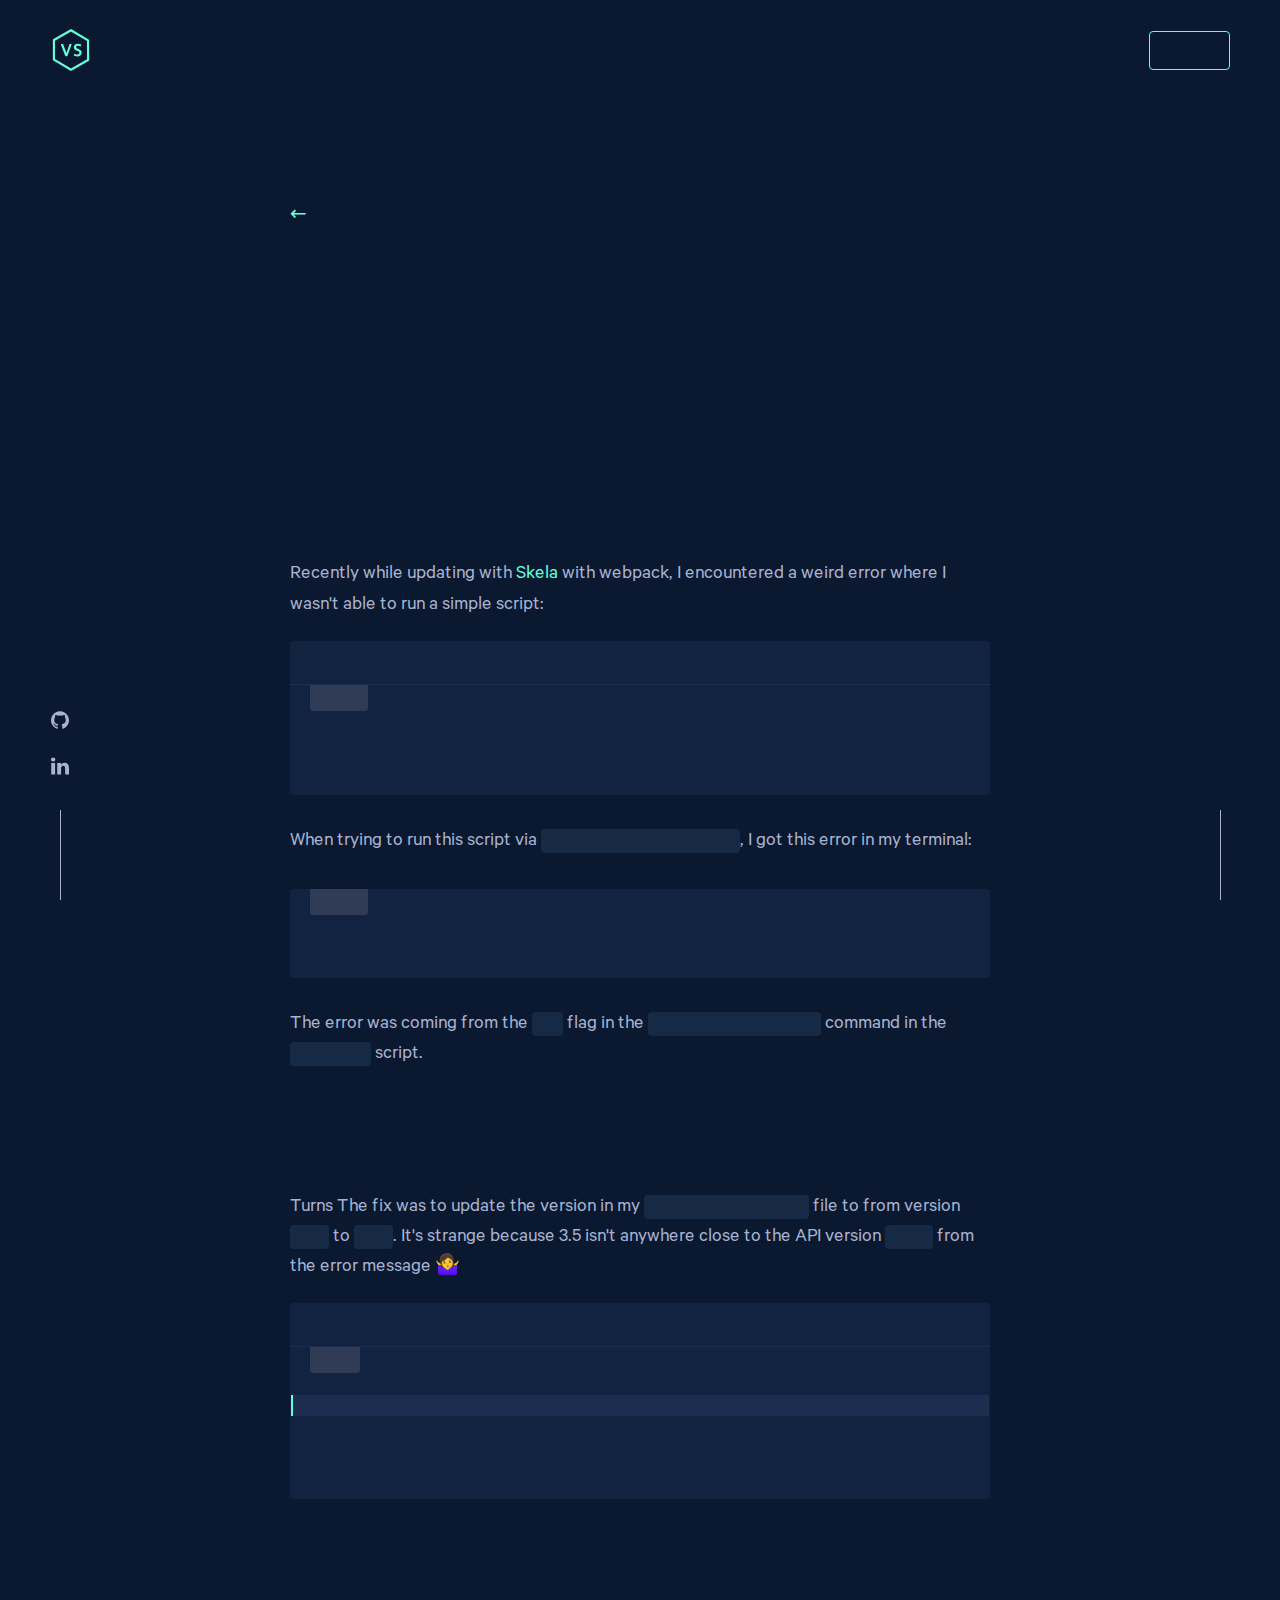
<file: pensieve/docker-error/index.html>
<!DOCTYPE html><html lang="en"><head><meta charSet="utf-8"/><meta http-equiv="x-ua-compatible" content="ie=edge"/><meta name="viewport" content="width=device-width, initial-scale=1, shrink-to-fit=no"/><meta name="generator" content="Gatsby 2.20.14"/><title data-react-helmet="true">Docker Compose Error | Vivek Soni</title><meta data-react-helmet="true" name="description" content="Vivek Soni is a software engineer specializing in competitive coding and building websites, applications, and everything in between."/><meta data-react-helmet="true" name="image" content="https://prosaic-26.github.io/og.png"/><meta data-react-helmet="true" property="og:title" content="Vivek Soni"/><meta data-react-helmet="true" property="og:description" content="Vivek Soni is a software engineer specializing in competitive coding and building websites, applications, and everything in between."/><meta data-react-helmet="true" property="og:image" content="https://prosaic-26.github.io/og.png"/><meta data-react-helmet="true" property="og:url" content="https://prosaic-26.github.io/pensieve/docker-error"/><meta data-react-helmet="true" property="og:type" content="website"/><meta data-react-helmet="true" name="twitter:card" content="summary_large_image"/><meta data-react-helmet="true" name="twitter:creator"/><meta data-react-helmet="true" name="twitter:title" content="Vivek Soni"/><meta data-react-helmet="true" name="twitter:description" content="Vivek Soni is a software engineer specializing in competitive coding and building websites, applications, and everything in between."/><meta data-react-helmet="true" name="twitter:image" content="https://prosaic-26.github.io/og.png"/><meta data-react-helmet="true" name="google-site-verification" content="DCl7VAf9tcz6eD9gb67NfkNnJ1PKRNcg8qQiwpbx9Lk"/><style data-styled="cHvtLI eEindp evNERi jFObVk fKMyOA cHXrrN cwCTVv llpETB hbGQwI dFJNST cjSXXo ixAmSv hbbFps ijwVxL diXNKu NzDYc kZcFdB fyvHnO" data-styled-version="4.4.1">
/* sc-component-id: sc-global-2217761558 */
@font-face{font-family:'Calibre';src:url(/static/Calibre-Regular-b63c62e591d0c8fbe2c8f009883346d5.woff2) format('woff2'), url(/static/Calibre-Regular-e08232148510aade507c2af9bb66acd0.woff) format('woff');font-weight:400;font-style:normal;font-display:auto;} @font-face{font-family:'Calibre';src:url(/static/Calibre-Medium-46b36969c7bb1d7ed4c8253e8f274788.woff2) format('woff2'), url(/static/Calibre-Medium-115d37180a9c07e2f480ca81b032babe.woff) format('woff');font-weight:500;font-style:normal;font-display:auto;} @font-face{font-family:'Calibre';src:url(/static/Calibre-Semibold-d8b856473a51d7eec2a9bccf2fbea54c.woff2) format('woff2'), url(/static/Calibre-Semibold-347808401d7a6607ff9a86897aec0a39.woff) format('woff');font-weight:600;font-style:normal;font-display:auto;} @font-face{font-family:'Calibre';src:url(/static/Calibre-RegularItalic-35657aa2d12ff78e3d8a8a5ba28c2c35.woff2) format('woff2'), url(/static/Calibre-RegularItalic-3a445970c7bcd6b102ac6bd60178b0bc.woff) format('woff');font-weight:400;font-style:italic;font-display:auto;} @font-face{font-family:'Calibre';src:url(/static/Calibre-MediumItalic-3df14639dd2cb07c83bd39707d70910f.woff2) format('woff2'), url(/static/Calibre-MediumItalic-4afe8032c647b57de924543c052e0ee4.woff) format('woff');font-weight:500;font-style:italic;font-display:auto;} @font-face{font-family:'Calibre';src:url(/static/Calibre-SemiboldItalic-8f3e4b3eaed73e67bbc4fc81f308a35f.woff2) format('woff2'), url(/static/Calibre-SemiboldItalic-6473be72d5216d0ec21d273af09b9fa3.woff) format('woff');font-weight:600;font-style:italic;font-display:auto;} @font-face{font-family:'SF Mono';src:url(/static/SFMono-Regular-7faa66605357721067fe1b07d9103015.woff2) format('woff2'), url(/static/SFMono-Regular-d59c1702c527525e9939ba06166a3750.woff) format('woff');font-weight:400;font-style:normal;font-display:auto;} @font-face{font-family:'SF Mono';src:url(/static/SFMono-Semibold-cebe2bfbe8a283427e3c5ad8a1b8ae2f.woff2) format('woff2'), url(/static/SFMono-Semibold-2d4bff46a7a9ba9dc7701f75726a7815.woff) format('woff');font-weight:600;font-style:normal;font-display:auto;} @font-face{font-family:'SF Mono';src:url(/static/SFMono-RegularItalic-bb1fc3ab1772befac3587b30ca876a09.woff2) format('woff2'), url(/static/SFMono-RegularItalic-502441ff6ee56a1df1558e8461050a46.woff) format('woff');font-weight:400;font-style:italic;font-display:auto;} @font-face{font-family:'SF Mono';src:url(/static/SFMono-SemiboldItalic-2fd68bed64aeaceadc6402efc4d82767.woff2) format('woff2'), url(/static/SFMono-SemiboldItalic-41da0311eaa7077546785a822a6ba21a.woff) format('woff');font-weight:600;font-style:italic;font-display:auto;} :root{--dark-navy:#020c1b;--navy:#0a192f;--light-navy:#172a45;--lightest-navy:#303C55;--navy-shadow:rgba(2,12,27,0.7);--slate:#8892b0;--light-slate:#a8b2d1;--lightest-slate:#ccd6f6;--white:#e6f1ff;--green:#64ffda;--green-tint:rgba(100,255,218,0.1);--font-sans:'Calibre','San Francisco','SF Pro Text',-apple-system,system-ui,sans-serif;--font-mono:'SF Mono','Fira Code','Fira Mono','Roboto Mono',monospace;--fz-xxs:12px;--fz-xs:13px;--fz-sm:14px;--fz-md:16px;--fz-lg:18px;--fz-xl:20px;--fz-xxl:22px;--fz-heading:32px;--border-radius:4px;--nav-height:100px;--nav-scroll-height:70px;--tab-height:42px;--tab-width:120px;--easing:cubic-bezier(0.645,0.045,0.355,1);--transition:all 0.25s cubic-bezier(0.645,0.045,0.355,1);--hamburger-width:30px;--ham-before:top 0.1s ease-in 0.25s,opacity 0.1s ease-in;--ham-before-active:top 0.1s ease-out,opacity 0.1s ease-out 0.12s;--ham-after:bottom 0.1s ease-in 0.25s,transform 0.22s cubic-bezier(0.55,0.055,0.675,0.19);--ham-after-active:bottom 0.1s ease-out,transform 0.22s cubic-bezier(0.215,0.61,0.355,1) 0.12s;} html{box-sizing:border-box;width:100%;} *,*:before,*:after{box-sizing:inherit;} ::selection{background-color:var(--slate);color:var(--lightest-slate);} body{margin:0;width:100%;min-height:100%;overflow-x:hidden;-moz-osx-font-smoothing:grayscale;-webkit-font-smoothing:antialiased;background-color:var(--navy);color:var(--slate);font-family:var(--font-sans);font-size:var(--fz-xl);line-height:1.3;} @media (max-width:480px){body{font-size:var(--fz-lg);}} body.hidden{overflow:hidden;} body.blur{overflow:hidden;} body.blur header{background-color:transparent;} body.blur #content > *{-webkit-filter:blur(5px) brightness(0.7);filter:blur(5px) brightness(0.7);-webkit-transition:var(--transition);transition:var(--transition);pointer-events:none;-webkit-user-select:none;-moz-user-select:none;-ms-user-select:none;user-select:none;} #root{min-height:100vh;display:grid;grid-template-rows:1fr auto;grid-template-columns:100%;} main{margin:0 auto;width:100%;max-width:1600px;min-height:100vh;padding:200px 150px;} @media (max-width:1080px){main{padding:200px 100px;}} @media (max-width:768px){main{padding:150px 50px;}} @media (max-width:480px){main{padding:125px 25px;}} main.fillHeight{padding:0 150px;} @media (max-width:1080px){main.fillHeight{padding:0 100px;}} @media (max-width:768px){main.fillHeight{padding:0 50px;}} @media (max-width:480px){main.fillHeight{padding:0 25px;}} section{margin:0 auto;padding:100px 0;max-width:1000px;} @media (max-width:768px){section{padding:80px 0;}} @media (max-width:480px){section{padding:60px 0;}} h1,h2,h3,h4,h5,h6{margin:0 0 10px 0;font-weight:600;color:var(--lightest-slate);line-height:1.1;} .big-heading{margin:0;font-size:clamp(40px,8vw,80px);} .medium-heading{margin:0;font-size:clamp(40px,8vw,60px);} .numbered-heading{display:-webkit-box;display:-webkit-flex;display:-ms-flexbox;display:flex;-webkit-align-items:center;-webkit-box-align:center;-ms-flex-align:center;align-items:center;position:relative;margin:10px 0 40px;width:100%;font-size:clamp(26px,5vw,var(--fz-heading));white-space:nowrap;} .numbered-heading:before{position:relative;bottom:4px;counter-increment:section;content:'0' counter(section) '.';margin-right:10px;color:var(--green);font-family:var(--font-mono);font-size:clamp(var(--fz-md),3vw,var(--fz-xl));font-weight:400;} @media (max-width:480px){.numbered-heading:before{margin-bottom:-3px;margin-right:5px;}} .numbered-heading:after{content:'';display:block;position:relative;top:-5px;width:300px;height:1px;margin-left:20px;background-color:var(--lightest-navy);} @media (max-width:1080px){.numbered-heading:after{width:200px;}} @media (max-width:768px){.numbered-heading:after{width:100%;}} @media (max-width:600px){.numbered-heading:after{margin-left:10px;}} img,svg,.gatsby-image-wrapper{width:100%;max-width:100%;vertical-align:middle;} img[alt=""],img:not([alt]){-webkit-filter:blur(5px);filter:blur(5px);} svg{width:100%;height:100%;fill:currentColor;vertical-align:middle;} a{display:inline-block;-webkit-text-decoration:none;text-decoration:none;-webkit-text-decoration-skip-ink:auto;text-decoration-skip-ink:auto;color:inherit;position:relative;-webkit-transition:var(--transition);transition:var(--transition);cursor:pointer;} a:hover,a:focus{color:var(--green);} a.inline-link{display:inline-block;-webkit-text-decoration:none;text-decoration:none;-webkit-text-decoration-skip-ink:auto;text-decoration-skip-ink:auto;position:relative;-webkit-transition:var(--transition);transition:var(--transition);cursor:pointer;color:var(--green);} a.inline-link:hover,a.inline-link:focus,a.inline-link:active{color:var(--green);outline:0;} a.inline-link:hover:after,a.inline-link:focus:after,a.inline-link:active:after{width:100%;} a.inline-link:hover > *,a.inline-link:focus > *,a.inline-link:active > *{color:var(--green) !important;-webkit-transition:var(--transition);transition:var(--transition);} a.inline-link:after{content:'';display:block;width:0;height:1px;position:relative;bottom:0.37em;background-color:var(--green);-webkit-transition:var(--transition);transition:var(--transition);opacity:0.5;} button{cursor:pointer;border:0;border-radius:0;} input,textarea{border-radius:0;outline:0;} input:focus,textarea:focus{outline:0;} input:focus::-webkit-input-placeholder,textarea:focus::-webkit-input-placeholder,input:active::-webkit-input-placeholder,textarea:active::-webkit-input-placeholder{opacity:0.5;} input:focus::-moz-placeholder,textarea:focus::-moz-placeholder,input:active::-moz-placeholder,textarea:active::-moz-placeholder{opacity:0.5;} input:focus:-ms-input-placeholder,textarea:focus:-ms-input-placeholder,input:active:-ms-input-placeholder,textarea:active:-ms-input-placeholder{opacity:0.5;} input:focus::placeholder,textarea:focus::placeholder,input:active::placeholder,textarea:active::placeholder{opacity:0.5;} p{margin:0 0 15px 0;} p:last-child,p:last-of-type{margin:0;} p > a{display:inline-block;-webkit-text-decoration:none;text-decoration:none;-webkit-text-decoration-skip-ink:auto;text-decoration-skip-ink:auto;position:relative;-webkit-transition:var(--transition);transition:var(--transition);cursor:pointer;color:var(--green);} p > a:hover,p > a:focus,p > a:active{color:var(--green);outline:0;} p > a:hover:after,p > a:focus:after,p > a:active:after{width:100%;} p > a:hover > *,p > a:focus > *,p > a:active > *{color:var(--green) !important;-webkit-transition:var(--transition);transition:var(--transition);} p > a:after{content:'';display:block;width:0;height:1px;position:relative;bottom:0.37em;background-color:var(--green);-webkit-transition:var(--transition);transition:var(--transition);opacity:0.5;} p > code{background-color:var(--light-navy);color:var(--white);font-size:var(--fz-sm);border-radius:var(--border-radius);padding:0.3em 0.5em;} ul.fancy-list{padding:0;margin:0;list-style:none;font-size:var(--fz-lg);} ul.fancy-list li{position:relative;padding-left:30px;margin-bottom:10px;} ul.fancy-list li:before{content:'▹';position:absolute;left:0;color:var(--green);} blockquote{border-left-color:var(--green);border-left-style:solid;border-left-width:1px;margin-left:0px;margin-right:0px;padding-left:1.5rem;} blockquote p{font-style:italic;font-size:24px;} hr{background-color:var(--lightest-navy);height:1px;border-width:0px;border-style:initial;border-color:initial;border-image:initial;margin:1rem;} code{font-family:var(--font-mono);font-size:var(--fz-md);} #logo{color:var(--green);} .overline{color:var(--green);font-family:var(--font-mono);font-size:var(--fz-md);font-weight:400;} .subtitle{color:var(--green);margin:0 0 20px 0;font-size:var(--fz-md);font-family:var(--font-mono);font-weight:400;line-height:1.5;} @media (max-width:1080px){.subtitle{font-size:var(--fz-sm);}} @media (max-width:768px){.subtitle{font-size:var(--fz-xs);}} .subtitle a{display:inline-block;-webkit-text-decoration:none;text-decoration:none;-webkit-text-decoration-skip-ink:auto;text-decoration-skip-ink:auto;position:relative;-webkit-transition:var(--transition);transition:var(--transition);cursor:pointer;color:var(--green);line-height:1.5;} .subtitle a:hover,.subtitle a:focus,.subtitle a:active{color:var(--green);outline:0;} .subtitle a:hover:after,.subtitle a:focus:after,.subtitle a:active:after{width:100%;} .subtitle a:hover > *,.subtitle a:focus > *,.subtitle a:active > *{color:var(--green) !important;-webkit-transition:var(--transition);transition:var(--transition);} .subtitle a:after{content:'';display:block;width:0;height:1px;position:relative;bottom:0.37em;background-color:var(--green);-webkit-transition:var(--transition);transition:var(--transition);opacity:0.5;} .breadcrumb{display:-webkit-box;display:-webkit-flex;display:-ms-flexbox;display:flex;-webkit-align-items:center;-webkit-box-align:center;-ms-flex-align:center;align-items:center;margin-bottom:50px;color:var(--green);} .breadcrumb .arrow{display:block;margin-right:10px;padding-top:4px;} .breadcrumb a{display:inline-block;-webkit-text-decoration:none;text-decoration:none;-webkit-text-decoration-skip-ink:auto;text-decoration-skip-ink:auto;position:relative;-webkit-transition:var(--transition);transition:var(--transition);cursor:pointer;color:var(--green);font-family:var(--font-mono);font-size:var(--fz-sm);font-weight:600;line-height:1.5;text-transform:uppercase;-webkit-letter-spacing:0.1em;-moz-letter-spacing:0.1em;-ms-letter-spacing:0.1em;letter-spacing:0.1em;} .breadcrumb a:hover,.breadcrumb a:focus,.breadcrumb a:active{color:var(--green);outline:0;} .breadcrumb a:hover:after,.breadcrumb a:focus:after,.breadcrumb a:active:after{width:100%;} .breadcrumb a:hover > *,.breadcrumb a:focus > *,.breadcrumb a:active > *{color:var(--green) !important;-webkit-transition:var(--transition);transition:var(--transition);} .breadcrumb a:after{content:'';display:block;width:0;height:1px;position:relative;bottom:0.37em;background-color:var(--green);-webkit-transition:var(--transition);transition:var(--transition);opacity:0.5;} .gatsby-image-outer-wrapper{height:100%;} .fadeup-enter{opacity:0.01;-webkit-transform:translateY(20px);-ms-transform:translateY(20px);transform:translateY(20px);-webkit-transition:opacity 300ms var(--easing),-webkit-transform 300ms var(--easing);-webkit-transition:opacity 300ms var(--easing),transform 300ms var(--easing);transition:opacity 300ms var(--easing),transform 300ms var(--easing);} .fadeup-enter-active{opacity:1;-webkit-transform:translateY(0px);-ms-transform:translateY(0px);transform:translateY(0px);-webkit-transition:opacity 300ms var(--easing),-webkit-transform 300ms var(--easing);-webkit-transition:opacity 300ms var(--easing),transform 300ms var(--easing);transition:opacity 300ms var(--easing),transform 300ms var(--easing);} .fadedown-enter{opacity:0.01;-webkit-transform:translateY(-20px);-ms-transform:translateY(-20px);transform:translateY(-20px);-webkit-transition:opacity 300ms var(--easing),-webkit-transform 300ms var(--easing);-webkit-transition:opacity 300ms var(--easing),transform 300ms var(--easing);transition:opacity 300ms var(--easing),transform 300ms var(--easing);} .fadedown-enter-active{opacity:1;-webkit-transform:translateY(0px);-ms-transform:translateY(0px);transform:translateY(0px);-webkit-transition:opacity 300ms var(--easing),-webkit-transform 300ms var(--easing);-webkit-transition:opacity 300ms var(--easing),transform 300ms var(--easing);transition:opacity 300ms var(--easing),transform 300ms var(--easing);} .fade-enter{opacity:0;} .fade-enter-active{opacity:1;-webkit-transition:opacity 300ms var(--easing);transition:opacity 300ms var(--easing);} .fade-exit{opacity:1;} .fade-exit-active{opacity:0;-webkit-transition:opacity 300ms var(--easing);transition:opacity 300ms var(--easing);} .gatsby-highlight{background-color:#112340;border-radius:var(--border-radius);margin:2em 0;padding:1.25em;overflow:auto;position:relative;font-family:var(--font-mono);font-size:var(--fz-md);} .gatsby-highlight code[class*='language-'],.gatsby-highlight pre[class*='language-']{height:auto !important;font-size:var(--fz-sm);line-height:1.5;white-space:pre;word-spacing:normal;word-break:normal;word-wrap:normal;tab-size:2;-webkit-hyphens:none;-moz-hyphens:none;-ms-hyphens:none;hyphens:none;} .gatsby-highlight pre[class*='language-']{background-color:transparent;margin:0;padding:0;overflow:initial;float:left;min-width:100%;padding-top:2em;} .gatsby-code-title{padding:1em 1.5em;font-family:var(--font-mono);font-size:var(--fz-xs);background-color:#112340;color:#a2aabc;border-top-left-radius:var(--border-radius);border-top-right-radius:var(--border-radius);border-bottom:1px solid #1d2d50;} .gatsby-code-title + .gatsby-highlight{margin-top:0;border-top-left-radius:0;border-top-right-radius:0;} .gatsby-highlight-code-line{display:block;background-color:#1d2d50;border-left:2px solid var(--green);padding-left:calc(1em + 2px);padding-right:1em;margin-right:-1.35em;margin-left:-1.35em;} .gatsby-highlight pre[class*='language-']::before{background:var(--lightest-navy);color:var(--white);font-size:var(--fz-xxs);font-family:var(--font-mono);line-height:1.5;-webkit-letter-spacing:0.1em;-moz-letter-spacing:0.1em;-ms-letter-spacing:0.1em;letter-spacing:0.1em;text-transform:uppercase;border-radius:0 0 3px 3px;position:absolute;top:0;left:1.25rem;padding:0.25rem 0.5rem;} .gatsby-highlight pre[class='language-javascript']::before{content:'js';} .gatsby-highlight pre[class='language-js']::before{content:'js';} .gatsby-highlight pre[class='language-jsx']::before{content:'jsx';} .gatsby-highlight pre[class='language-graphql']::before{content:'GraphQL';} .gatsby-highlight pre[class='language-html']::before{content:'html';} .gatsby-highlight pre[class='language-css']::before{content:'css';} .gatsby-highlight pre[class='language-mdx']::before{content:'mdx';} .gatsby-highlight pre[class='language-shell']::before{content:'shell';} .gatsby-highlight pre[class='language-sh']::before{content:'sh';} .gatsby-highlight pre[class='language-bash']::before{content:'bash';} .gatsby-highlight pre[class='language-yaml']::before{content:'yaml';} .gatsby-highlight pre[class='language-markdown']::before{content:'md';} .gatsby-highlight pre[class='language-json']::before,.gatsby-highlight pre[class='language-json5']::before{content:'json';} .gatsby-highlight pre[class='language-diff']::before{content:'diff';} .gatsby-highlight pre[class='language-text']::before{content:'text';} .gatsby-highlight pre[class='language-flow']::before{content:'flow';} .token{display:inline;} .token.comment,.token.block-comment,.token.prolog,.token.doctype,.token.cdata{color:#8695b799;} .token.punctuation{color:#a2aabc;} .token.namespace,.token.deleted{color:#ef6b73;} .token.function-name,.token.function,.token.class-name,.token.constant,.token.symbol{color:#ffd580;} .token.attr-name,.token.operator,.token.rule{color:#ffae57;} .token.keyword,.token.boolean,.token.number,.token.property{color:#c3a6ff;} .token.tag,.token.selector,.token.important,.token.atrule,.token.builtin,.token.entity,.token.url{color:#5ccfe6;} .token.string,.token.char,.token.attr-value,.token.regex,.token.variable,.token.inserted{color:#bae67e;} .token.important,.token.bold{font-weight:600;} .token.italic{font-style:italic;} .token.entity{cursor:help;} .namespace{opacity:0.7;}
/* sc-component-id: layout__SkipToContentLink-sc-1yw8zls-0 */
.cHvtLI{position:absolute;top:auto;left:-999px;width:1px;height:1px;overflow:hidden;z-index:-99;} .cHvtLI:focus,.cHvtLI:active{top:0;left:0;width:auto;height:auto;padding:18px 23px;outline:0;border-radius:var(--border-radius);background-color:var(--light-navy);color:var(--green);font-family:var(--font-mono);font-size:var(--fz-sm);line-height:1;-webkit-text-decoration:none;text-decoration:none;cursor:pointer;overflow:auto;-webkit-transition:var(--transition);transition:var(--transition);z-index:99;}
/* sc-component-id: layout__StyledContent-sc-1yw8zls-1 */
.eEindp{display:-webkit-box;display:-webkit-flex;display:-ms-flexbox;display:flex;-webkit-flex-direction:column;-ms-flex-direction:column;flex-direction:column;min-height:100vh;}
/* sc-component-id: nav__StyledHeader-ghklvd-0 */
.evNERi{display:-webkit-box;display:-webkit-flex;display:-ms-flexbox;display:flex;-webkit-box-pack:justify;-webkit-justify-content:space-between;-ms-flex-pack:justify;justify-content:space-between;-webkit-align-items:center;-webkit-box-align:center;-ms-flex-align:center;align-items:center;position:fixed;top:0;z-index:11;padding:0px 50px;width:100%;height:var(--nav-height);background-color:var(--navy);-webkit-filter:none !important;filter:none !important;pointer-events:auto !important;-webkit-user-select:auto !important;-moz-user-select:auto !important;-ms-user-select:auto !important;user-select:auto !important;-webkit-backdrop-filter:blur(10px);backdrop-filter:blur(10px);-webkit-transition:var(--transition);transition:var(--transition);} @media (max-width:1080px){.evNERi{padding:0 40px;}} @media (max-width:768px){.evNERi{padding:0 25px;}}
/* sc-component-id: nav__StyledNav-ghklvd-1 */
.jFObVk{display:-webkit-box;display:-webkit-flex;display:-ms-flexbox;display:flex;-webkit-box-pack:justify;-webkit-justify-content:space-between;-ms-flex-pack:justify;justify-content:space-between;-webkit-align-items:center;-webkit-box-align:center;-ms-flex-align:center;align-items:center;position:relative;width:100%;color:var(--lightest-slate);font-family:var(--font-mono);counter-reset:item 0;z-index:12;} .jFObVk .logo{display:-webkit-box;display:-webkit-flex;display:-ms-flexbox;display:flex;-webkit-box-pack:center;-webkit-justify-content:center;-ms-flex-pack:center;justify-content:center;-webkit-align-items:center;-webkit-box-align:center;-ms-flex-align:center;align-items:center;} .jFObVk .logo a{color:var(--green);width:42px;height:42px;} .jFObVk .logo a:hover svg,.jFObVk .logo a:focus svg{fill:var(--green-tint);} .jFObVk .logo a svg{fill:none;-webkit-transition:var(--transition);transition:var(--transition);-webkit-user-select:none;-moz-user-select:none;-ms-user-select:none;user-select:none;}
/* sc-component-id: nav__StyledLinks-ghklvd-2 */
.fKMyOA{display:-webkit-box;display:-webkit-flex;display:-ms-flexbox;display:flex;-webkit-align-items:center;-webkit-box-align:center;-ms-flex-align:center;align-items:center;} @media (max-width:768px){.fKMyOA{display:none;}} .fKMyOA ol{display:-webkit-box;display:-webkit-flex;display:-ms-flexbox;display:flex;-webkit-box-pack:justify;-webkit-justify-content:space-between;-ms-flex-pack:justify;justify-content:space-between;-webkit-align-items:center;-webkit-box-align:center;-ms-flex-align:center;align-items:center;padding:0;margin:0;list-style:none;} .fKMyOA ol li{margin:0 5px;position:relative;counter-increment:item 1;font-size:var(--fz-xs);} .fKMyOA ol li a{padding:10px;} .fKMyOA ol li a:before{content:'0' counter(item) '.';margin-right:5px;color:var(--green);font-size:var(--fz-xxs);text-align:right;} .fKMyOA .resume-button{color:var(--green);background-color:transparent;border:1px solid var(--green);border-radius:var(--border-radius);padding:0.75rem 1rem;font-size:var(--fz-xs);font-family:var(--font-mono);line-height:1;-webkit-text-decoration:none;text-decoration:none;cursor:pointer;-webkit-transition:var(--transition);transition:var(--transition);margin-left:15px;font-size:var(--fz-xs);} .fKMyOA .resume-button:hover,.fKMyOA .resume-button:focus,.fKMyOA .resume-button:active{background-color:var(--green-tint);} .fKMyOA .resume-button:after{display:none !important;}
/* sc-component-id: menu__StyledMenu-sdn9y6-0 */
.cHXrrN{display:none;} @media (max-width:768px){.cHXrrN{display:block;}}
/* sc-component-id: menu__StyledHamburgerButton-sdn9y6-1 */
.cwCTVv{display:none;} @media (max-width:768px){.cwCTVv{display:-webkit-box;display:-webkit-flex;display:-ms-flexbox;display:flex;-webkit-box-pack:center;-webkit-justify-content:center;-ms-flex-pack:center;justify-content:center;-webkit-align-items:center;-webkit-box-align:center;-ms-flex-align:center;align-items:center;position:relative;z-index:10;margin-right:-15px;padding:15px;border:0;background-color:transparent;color:inherit;text-transform:none;-webkit-transition-timing-function:linear;transition-timing-function:linear;-webkit-transition-duration:0.15s;transition-duration:0.15s;-webkit-transition-property:opacity,filter;transition-property:opacity,filter;}} .cwCTVv .ham-box{display:inline-block;position:relative;width:var(--hamburger-width);height:24px;} .cwCTVv .ham-box-inner{position:absolute;top:50%;right:0;width:var(--hamburger-width);height:2px;border-radius:var(--border-radius);background-color:var(--green);-webkit-transition-duration:0.22s;transition-duration:0.22s;-webkit-transition-property:-webkit-transform;-webkit-transition-property:transform;transition-property:transform;-webkit-transition-delay:0s;transition-delay:0s;-webkit-transform:rotate(0deg);-ms-transform:rotate(0deg);transform:rotate(0deg);-webkit-transition-timing-function:cubic-bezier( 0.55,0.055,0.675,0.19 );transition-timing-function:cubic-bezier( 0.55,0.055,0.675,0.19 );} .cwCTVv .ham-box-inner:before,.cwCTVv .ham-box-inner:after{content:'';display:block;position:absolute;left:auto;right:0;width:var(--hamburger-width);height:2px;border-radius:4px;background-color:var(--green);-webkit-transition-timing-function:ease;transition-timing-function:ease;-webkit-transition-duration:0.15s;transition-duration:0.15s;-webkit-transition-property:-webkit-transform;-webkit-transition-property:transform;transition-property:transform;} .cwCTVv .ham-box-inner:before{width:120%;top:-10px;opacity:1;-webkit-transition:var(--ham-before);transition:var(--ham-before);} .cwCTVv .ham-box-inner:after{width:80%;bottom:-10px;-webkit-transform:rotate(0);-ms-transform:rotate(0);transform:rotate(0);-webkit-transition:var(--ham-after);transition:var(--ham-after);}
/* sc-component-id: menu__StyledSidebar-sdn9y6-2 */
.llpETB{display:none;} @media (max-width:768px){.llpETB{display:-webkit-box;display:-webkit-flex;display:-ms-flexbox;display:flex;-webkit-box-pack:center;-webkit-justify-content:center;-ms-flex-pack:center;justify-content:center;-webkit-align-items:center;-webkit-box-align:center;-ms-flex-align:center;align-items:center;position:fixed;top:0;bottom:0;right:0;padding:50px 10px;width:min(75vw,400px);height:100vh;outline:0;background-color:var(--light-navy);box-shadow:-10px 0px 30px -15px var(--navy-shadow);z-index:9;-webkit-transform:translateX(100vw);-ms-transform:translateX(100vw);transform:translateX(100vw);visibility:hidden;-webkit-transition:var(--transition);transition:var(--transition);}} .llpETB nav{display:-webkit-box;display:-webkit-flex;display:-ms-flexbox;display:flex;-webkit-box-pack:justify;-webkit-justify-content:space-between;-ms-flex-pack:justify;justify-content:space-between;-webkit-align-items:center;-webkit-box-align:center;-ms-flex-align:center;align-items:center;width:100%;-webkit-flex-direction:column;-ms-flex-direction:column;flex-direction:column;color:var(--lightest-slate);font-family:var(--font-mono);text-align:center;} .llpETB ol{padding:0;margin:0;list-style:none;width:100%;} .llpETB ol li{position:relative;margin:0 auto 20px;counter-increment:item 1;font-size:clamp(var(--fz-sm),4vw,var(--fz-lg));} @media (max-width:600px){.llpETB ol li{margin:0 auto 10px;}} .llpETB ol li:before{content:'0' counter(item) '.';display:block;margin-bottom:5px;color:var(--green);font-size:var(--fz-sm);} .llpETB ol a{display:inline-block;-webkit-text-decoration:none;text-decoration:none;-webkit-text-decoration-skip-ink:auto;text-decoration-skip-ink:auto;color:inherit;position:relative;-webkit-transition:var(--transition);transition:var(--transition);cursor:pointer;width:100%;padding:3px 20px 20px;} .llpETB ol a:hover,.llpETB ol a:active,.llpETB ol a:focus{color:var(--green);outline:0;} .llpETB .resume-link{color:var(--green);background-color:transparent;border:1px solid var(--green);border-radius:var(--border-radius);padding:1.25rem 1.75rem;font-size:var(--fz-sm);font-family:var(--font-mono);line-height:1;-webkit-text-decoration:none;text-decoration:none;cursor:pointer;-webkit-transition:var(--transition);transition:var(--transition);padding:18px 50px;margin:10% auto 0;width:-webkit-max-content;width:-moz-max-content;width:max-content;} .llpETB .resume-link:hover,.llpETB .resume-link:focus,.llpETB .resume-link:active{background-color:var(--green-tint);} .llpETB .resume-link:after{display:none !important;}
/* sc-component-id: side__StyledSideElement-sc-1duznzb-0 */
.hbGQwI{width:40px;position:fixed;bottom:0;left:40px;right:auto;z-index:10;color:var(--light-slate);} @media (max-width:1080px){.hbGQwI{left:20px;right:auto;}} @media (max-width:768px){.hbGQwI{display:none;}}.dFJNST{width:40px;position:fixed;bottom:0;left:auto;right:40px;z-index:10;color:var(--light-slate);} @media (max-width:1080px){.dFJNST{left:auto;right:20px;}} @media (max-width:768px){.dFJNST{display:none;}}
/* sc-component-id: social__StyledSocialList-anu6nt-0 */
.cjSXXo{display:-webkit-box;display:-webkit-flex;display:-ms-flexbox;display:flex;-webkit-flex-direction:column;-ms-flex-direction:column;flex-direction:column;-webkit-align-items:center;-webkit-box-align:center;-ms-flex-align:center;align-items:center;margin:0;padding:0;list-style:none;} .cjSXXo:after{content:'';display:block;width:1px;height:90px;margin:0 auto;background-color:var(--light-slate);} .cjSXXo li{padding:10px;} .cjSXXo li:last-of-type{margin-bottom:20px;} .cjSXXo li a:hover,.cjSXXo li a:focus{-webkit-transform:translateY(-3px);-ms-transform:translateY(-3px);transform:translateY(-3px);} .cjSXXo li a svg{width:18px;height:18px;}
/* sc-component-id: email__StyledLinkWrapper-sc-2epoq-0 */
.ixAmSv{display:-webkit-box;display:-webkit-flex;display:-ms-flexbox;display:flex;-webkit-flex-direction:column;-ms-flex-direction:column;flex-direction:column;-webkit-align-items:center;-webkit-box-align:center;-ms-flex-align:center;align-items:center;position:relative;} .ixAmSv:after{content:'';display:block;width:1px;height:90px;margin:0 auto;background-color:var(--light-slate);} .ixAmSv a{margin:20px auto;padding:10px;font-family:var(--font-mono);font-size:var(--fz-xxs);-webkit-letter-spacing:0.1em;-moz-letter-spacing:0.1em;-ms-letter-spacing:0.1em;letter-spacing:0.1em;-webkit-writing-mode:vertical-rl;-ms-writing-mode:tb-rl;writing-mode:vertical-rl;} .ixAmSv a:hover,.ixAmSv a:focus{-webkit-transform:translateY(-3px);-ms-transform:translateY(-3px);transform:translateY(-3px);}
/* sc-component-id: footer__StyledFooter-sc-4jwnt4-0 */
.NzDYc{display:-webkit-box;display:-webkit-flex;display:-ms-flexbox;display:flex;-webkit-box-pack:center;-webkit-justify-content:center;-ms-flex-pack:center;justify-content:center;-webkit-align-items:center;-webkit-box-align:center;-ms-flex-align:center;align-items:center;-webkit-flex-direction:column;-ms-flex-direction:column;flex-direction:column;height:auto;min-height:70px;padding:15px;text-align:center;}
/* sc-component-id: footer__StyledSocialLinks-sc-4jwnt4-1 */
.kZcFdB{display:none;} @media (max-width:768px){.kZcFdB{display:block;width:100%;max-width:270px;margin:0 auto 10px;color:var(--light-slate);}} .kZcFdB ul{display:-webkit-box;display:-webkit-flex;display:-ms-flexbox;display:flex;-webkit-box-pack:justify;-webkit-justify-content:space-between;-ms-flex-pack:justify;justify-content:space-between;-webkit-align-items:center;-webkit-box-align:center;-ms-flex-align:center;align-items:center;padding:0;margin:0;list-style:none;} .kZcFdB ul a{padding:10px;} .kZcFdB ul a svg{width:20px;height:20px;}
/* sc-component-id: footer__StyledCredit-sc-4jwnt4-2 */
.fyvHnO{color:var(--light-slate);font-family:var(--font-mono);font-size:var(--fz-xxs);line-height:1;} .fyvHnO a{padding:10px;} .fyvHnO .github-stats{margin-top:10px;} .fyvHnO .github-stats > span{display:-webkit-inline-box;display:-webkit-inline-flex;display:-ms-inline-flexbox;display:inline-flex;-webkit-align-items:center;-webkit-box-align:center;-ms-flex-align:center;align-items:center;margin:0 7px;} .fyvHnO .github-stats svg{display:inline-block;width:auto;height:15px;margin-right:5px;}
/* sc-component-id: post__StyledPostContainer-sc-8858gx-0 */
.hbbFps{max-width:1000px;}
/* sc-component-id: post__StyledPostHeader-sc-8858gx-1 */
.ijwVxL{margin-bottom:50px;} .ijwVxL .tag{margin-right:10px;}
/* sc-component-id: post__StyledPostContent-sc-8858gx-2 */
.diXNKu{margin-bottom:100px;} .diXNKu h1,.diXNKu h2,.diXNKu h3,.diXNKu h4,.diXNKu h5,.diXNKu h6{margin:2em 0 1em;} .diXNKu p{margin:1em 0;line-height:1.5;color:var(--light-slate);}</style><link rel="sitemap" type="application/xml" href="/sitemap.xml"/><link rel="icon" href="/icons/icon-48x48.png?v=a3dc063816a82ea7690f128745465708"/><link rel="manifest" href="/manifest.webmanifest"/><meta name="theme-color" content="#0a192f"/><link rel="apple-touch-icon" sizes="48x48" href="/icons/icon-48x48.png?v=a3dc063816a82ea7690f128745465708"/><link rel="apple-touch-icon" sizes="72x72" href="/icons/icon-72x72.png?v=a3dc063816a82ea7690f128745465708"/><link rel="apple-touch-icon" sizes="96x96" href="/icons/icon-96x96.png?v=a3dc063816a82ea7690f128745465708"/><link rel="apple-touch-icon" sizes="144x144" href="/icons/icon-144x144.png?v=a3dc063816a82ea7690f128745465708"/><link rel="apple-touch-icon" sizes="192x192" href="/icons/icon-192x192.png?v=a3dc063816a82ea7690f128745465708"/><link rel="apple-touch-icon" sizes="256x256" href="/icons/icon-256x256.png?v=a3dc063816a82ea7690f128745465708"/><link rel="apple-touch-icon" sizes="384x384" href="/icons/icon-384x384.png?v=a3dc063816a82ea7690f128745465708"/><link rel="apple-touch-icon" sizes="512x512" href="/icons/icon-512x512.png?v=a3dc063816a82ea7690f128745465708"/><link rel="preconnect dns-prefetch" href="https://www.google-analytics.com"/><link as="script" rel="preload" href="/5095f2faf3496f1b7cf2ac65aad050cbc717db5e-a4e7b0c0736ee45f7b58.js"/><link as="script" rel="preload" href="/component---src-templates-post-js-ed8946a05cc1d281b38a.js"/><link as="script" rel="preload" href="/1d3036f18f3eba379cd7bfb8092b2b48b04ff234-11a0a42e2b8a66d38001.js"/><link as="script" rel="preload" href="/app-8907722d0c43506c4609.js"/><link as="script" rel="preload" href="/framework-3321703c33570853116c.js"/><link as="script" rel="preload" href="/webpack-runtime-4729e53d9ad60db5b1cf.js"/><link as="fetch" rel="preload" href="/page-data/pensieve/docker-error/page-data.json" crossorigin="anonymous"/><link as="fetch" rel="preload" href="/page-data/app-data.json" crossorigin="anonymous"/></head><body class=""><div id="___gatsby"><div style="outline:none" tabindex="-1" id="gatsby-focus-wrapper"><div id="root"><a href="#content" class="layout__SkipToContentLink-sc-1yw8zls-0 cHvtLI">Skip to Content</a><div class="layout__StyledContent-sc-1yw8zls-1 eEindp"><header class="nav__StyledHeader-ghklvd-0 evNERi"><nav class="nav__StyledNav-ghklvd-1 jFObVk"><div class="logo" tabindex="-1"><a aria-label="home" href="/"><svg id="logo" xmlns="http://www.w3.org/2000/svg" role="img" viewBox="0 0 84 96"><title>Logo</title><g transform="translate(-8.000000, -2.000000)"><g transform="translate(11.000000, 5.000000)"><path d="M40.4,32.02c0,0.12-0.04,0.24-0.08,0.4l-9.4,25.8c-0.2,0.56-0.64,0.88-1.24,0.88l-2.68,0c-0.76,0-1.12-0.32-1.36-1l-9.84-25.56c-0.08-0.16-0.12-0.32-0.12-0.48c0-0.4,0.32-0.64,0.8-0.64l3.52,0c0.84,0,1.24,0.28,1.44,0.84l7.08,19.76l0.12,0l6.68-19.64c0.24-0.72,0.6-0.96,1.52-0.96l2.8,0c0.52,0,0.76,0.24,0.76,0.6z M63.46,51.02c0,5.56-4.52,8.56-9.72,8.56c-2.4,0-5.24-0.44-7.64-1.28c-0.52-0.2-0.68-0.44-0.68-0.76c0-0.16,0-0.32,0.08-0.52l0.84-2.6c0.12-0.4,0.32-0.64,0.72-0.64c0.16,0,0.36,0.04,0.6,0.12c1.88,0.68,3.96,1.2,5.96,1.2c2.16,0,4.6-1.04,4.6-3.56c0-1.84-1.36-2.84-2.92-3.6l-5.2-2.6c-2.84-1.4-4.72-3.76-4.72-6.88c0-4.88,4.8-7.56,9.24-7.56c2.64,0,4.84,0.4,7.16,1.4c0.52,0.24,0.8,0.48,0.8,0.8c0,0.16-0.04,0.32-0.12,0.52l-0.96,2.44c-0.16,0.44-0.4,0.6-0.68,0.6c-0.2,0-0.4-0.08-0.64-0.16c-1.64-0.68-3.68-1.24-5.28-1.24c-1.88,0-4.04,0.8-4.04,3.04c0,1.64,1.52,2.6,2.84,3.24l4.44,2.16c3.16,1.52,5.32,3.64,5.32,7.32z" fill="currentColor"></path><polygon id="Shape" stroke="currentColor" stroke-width="5" stroke-linecap="round" stroke-linejoin="round" points="39 0 0 22 0 67 39 90 78 68 78 23"></polygon></g></g></svg></a></div><div class="nav__StyledLinks-ghklvd-2 fKMyOA"><ol><li style="transition-delay:0ms"><a href="/#about">About</a></li><li style="transition-delay:0ms"><a href="/#jobs">Experience</a></li><li style="transition-delay:0ms"><a href="/#projects">Work</a></li><li style="transition-delay:0ms"><a href="/#contact">Contact</a></li></ol><div style="transition-delay:0ms"><a href="/resume.pdf" class="resume-button">Resume</a></div></div><div class="menu__StyledMenu-sdn9y6-0 cHXrrN"><div><button class="menu__StyledHamburgerButton-sdn9y6-1 cwCTVv"><div class="ham-box"><div class="ham-box-inner"></div></div></button><aside aria-hidden="true" tabindex="-1" class="menu__StyledSidebar-sdn9y6-2 llpETB"><nav><ol><li><a href="/#about">About</a></li><li><a href="/#jobs">Experience</a></li><li><a href="/#projects">Work</a></li><li><a href="/#contact">Contact</a></li></ol><a href="/resume.pdf" class="resume-link">Resume</a></nav></aside></div></div></nav></header><div orientation="left" class="side__StyledSideElement-sc-1duznzb-0 hbGQwI"><ul class="social__StyledSocialList-anu6nt-0 cjSXXo"><li><a href="https://github.com/prosaic-26" aria-label="GitHub"><svg xmlns="http://www.w3.org/2000/svg" role="img" viewBox="0 0 438.549 438.549"><title>GitHub</title><path d="M409.132,114.573c-19.608-33.596-46.205-60.194-79.798-79.8C295.736,15.166,259.057,5.365,219.271,5.365 c-39.781,0-76.472,9.804-110.063,29.408c-33.596,19.605-60.192,46.204-79.8,79.8C9.803,148.168,0,184.854,0,224.63 c0,47.78,13.94,90.745,41.827,128.906c27.884,38.164,63.906,64.572,108.063,79.227c5.14,0.954,8.945,0.283,11.419-1.996 c2.475-2.282,3.711-5.14,3.711-8.562c0-0.571-0.049-5.708-0.144-15.417c-0.098-9.709-0.144-18.179-0.144-25.406l-6.567,1.136 c-4.187,0.767-9.469,1.092-15.846,1c-6.374-0.089-12.991-0.757-19.842-1.999c-6.854-1.231-13.229-4.086-19.13-8.559 c-5.898-4.473-10.085-10.328-12.56-17.556l-2.855-6.57c-1.903-4.374-4.899-9.233-8.992-14.559 c-4.093-5.331-8.232-8.945-12.419-10.848l-1.999-1.431c-1.332-0.951-2.568-2.098-3.711-3.429c-1.142-1.331-1.997-2.663-2.568-3.997 c-0.572-1.335-0.098-2.43,1.427-3.289c1.525-0.859,4.281-1.276,8.28-1.276l5.708,0.853c3.807,0.763,8.516,3.042,14.133,6.851 c5.614,3.806,10.229,8.754,13.846,14.842c4.38,7.806,9.657,13.754,15.846,17.847c6.184,4.093,12.419,6.136,18.699,6.136 c6.28,0,11.704-0.476,16.274-1.423c4.565-0.952,8.848-2.383,12.847-4.285c1.713-12.758,6.377-22.559,13.988-29.41 c-10.848-1.14-20.601-2.857-29.264-5.14c-8.658-2.286-17.605-5.996-26.835-11.14c-9.235-5.137-16.896-11.516-22.985-19.126 c-6.09-7.614-11.088-17.61-14.987-29.979c-3.901-12.374-5.852-26.648-5.852-42.826c0-23.035,7.52-42.637,22.557-58.817 c-7.044-17.318-6.379-36.732,1.997-58.24c5.52-1.715,13.706-0.428,24.554,3.853c10.85,4.283,18.794,7.952,23.84,10.994 c5.046,3.041,9.089,5.618,12.135,7.708c17.705-4.947,35.976-7.421,54.818-7.421s37.117,2.474,54.823,7.421l10.849-6.849 c7.419-4.57,16.18-8.758,26.262-12.565c10.088-3.805,17.802-4.853,23.134-3.138c8.562,21.509,9.325,40.922,2.279,58.24 c15.036,16.18,22.559,35.787,22.559,58.817c0,16.178-1.958,30.497-5.853,42.966c-3.9,12.471-8.941,22.457-15.125,29.979 c-6.191,7.521-13.901,13.85-23.131,18.986c-9.232,5.14-18.182,8.85-26.84,11.136c-8.662,2.286-18.415,4.004-29.263,5.146 c9.894,8.562,14.842,22.077,14.842,40.539v60.237c0,3.422,1.19,6.279,3.572,8.562c2.379,2.279,6.136,2.95,11.276,1.995 c44.163-14.653,80.185-41.062,108.068-79.226c27.88-38.161,41.825-81.126,41.825-128.906 C438.536,184.851,428.728,148.168,409.132,114.573z"></path></svg></a></li><li><a href="https://www.linkedin.com/in/vivek-soni26" aria-label="Linkedin"><svg xmlns="http://www.w3.org/2000/svg" role="img" viewBox="0 0 430.117 430.117"><title>LinkedIn</title><path d="M430.117,261.543V420.56h-92.188V272.193c0-37.271-13.334-62.707-46.703-62.707 c-25.473,0-40.632,17.142-47.301,33.724c-2.432,5.928-3.058,14.179-3.058,22.477V420.56h-92.219c0,0,1.242-251.285,0-277.32h92.21 v39.309c-0.187,0.294-0.43,0.611-0.606,0.896h0.606v-0.896c12.251-18.869,34.13-45.824,83.102-45.824 C384.633,136.724,430.117,176.361,430.117,261.543z M52.183,9.558C20.635,9.558,0,30.251,0,57.463 c0,26.619,20.038,47.94,50.959,47.94h0.616c32.159,0,52.159-21.317,52.159-47.94C103.128,30.251,83.734,9.558,52.183,9.558z M5.477,420.56h92.184v-277.32H5.477V420.56z"></path></svg></a></li></ul></div><div orientation="right" class="side__StyledSideElement-sc-1duznzb-0 dFJNST"><div class="email__StyledLinkWrapper-sc-2epoq-0 ixAmSv"><a href="mailto:vkz.soni26@gmail.com">vkz.soni26@gmail.com</a></div></div><div id="content"><main class="post__StyledPostContainer-sc-8858gx-0 hbbFps"><span class="breadcrumb"><span class="arrow">←</span><a href="/pensieve">All memories</a></span><header class="post__StyledPostHeader-sc-8858gx-1 ijwVxL"><h1 class="medium-heading">Docker Compose Error</h1><p class="subtitle"><time>December 13, 2019</time><span> — </span><a class="tag" href="/pensieve/tags/word-press/">#<!-- -->WordPress</a><a class="tag" href="/pensieve/tags/docker/">#<!-- -->Docker</a></p></header><div class="post__StyledPostContent-sc-8858gx-2 diXNKu"><h2>Problem</h2>
<p>Recently while updating with <a href="https://github.com/Upstatement/skela-wp-theme" target="_blank" rel="nofollow noopener noreferrer">Skela</a> with webpack, I encountered a weird error where I wasn't able to run a simple script:</p>
<div class="gatsby-code-title">bin/composer</div>
<div class="gatsby-highlight" data-language="shell"><pre class="language-shell"><code class="language-shell"><span class="token shebang important">#!/bin/bash</span>
docker-compose <span class="token builtin class-name">exec</span> -w /var/www/html/wp-content/themes/skela wordpress composer <span class="token string">"<span class="token variable">$@</span>"</span></code></pre></div>
<p>When trying to run this script via <code class="language-text">./bin/composer install</code>, I got this error in my terminal:</p>
<div class="gatsby-highlight" data-language="shell"><pre class="language-shell"><code class="language-shell">ERROR: Setting workdir <span class="token keyword">for</span> <span class="token builtin class-name">exec</span> is not supported <span class="token keyword">in</span> API <span class="token operator">&lt;</span> <span class="token number">1.35</span> <span class="token punctuation">(</span><span class="token number">1.30</span><span class="token punctuation">)</span></code></pre></div>
<p>The error was coming from the <code class="language-text">-w</code> flag in the <code class="language-text">docker-compose exec</code> command in the <code class="language-text">composer</code> script.</p>
<h2>Solution</h2>
<p>Turns The fix was to update the version in my <code class="language-text">docker-compose.yml</code> file to from version <code class="language-text">3.5</code> to <code class="language-text">3.6</code>. It's strange because 3.5 isn't anywhere close to the API version <code class="language-text">1.35</code> from the error message 🤷‍♀️</p>
<div class="gatsby-code-title">docker-compose.yml</div>
<div class="gatsby-highlight" data-language="yaml"><pre class="language-yaml"><code class="language-yaml"><span class="gatsby-highlight-code-line"><span class="token key atrule">version</span><span class="token punctuation">:</span> <span class="token string">'3.6'</span></span><span class="token key atrule">services</span><span class="token punctuation">:</span>
  <span class="token key atrule">wordpress</span><span class="token punctuation">:</span>
    build<span class="token punctuation">:</span></code></pre></div></div></main><footer class="footer__StyledFooter-sc-4jwnt4-0 NzDYc"><div class="footer__StyledSocialLinks-sc-4jwnt4-1 kZcFdB"><ul><li><a href="https://github.com/prosaic-26" aria-label="GitHub"><svg xmlns="http://www.w3.org/2000/svg" role="img" viewBox="0 0 438.549 438.549"><title>GitHub</title><path d="M409.132,114.573c-19.608-33.596-46.205-60.194-79.798-79.8C295.736,15.166,259.057,5.365,219.271,5.365 c-39.781,0-76.472,9.804-110.063,29.408c-33.596,19.605-60.192,46.204-79.8,79.8C9.803,148.168,0,184.854,0,224.63 c0,47.78,13.94,90.745,41.827,128.906c27.884,38.164,63.906,64.572,108.063,79.227c5.14,0.954,8.945,0.283,11.419-1.996 c2.475-2.282,3.711-5.14,3.711-8.562c0-0.571-0.049-5.708-0.144-15.417c-0.098-9.709-0.144-18.179-0.144-25.406l-6.567,1.136 c-4.187,0.767-9.469,1.092-15.846,1c-6.374-0.089-12.991-0.757-19.842-1.999c-6.854-1.231-13.229-4.086-19.13-8.559 c-5.898-4.473-10.085-10.328-12.56-17.556l-2.855-6.57c-1.903-4.374-4.899-9.233-8.992-14.559 c-4.093-5.331-8.232-8.945-12.419-10.848l-1.999-1.431c-1.332-0.951-2.568-2.098-3.711-3.429c-1.142-1.331-1.997-2.663-2.568-3.997 c-0.572-1.335-0.098-2.43,1.427-3.289c1.525-0.859,4.281-1.276,8.28-1.276l5.708,0.853c3.807,0.763,8.516,3.042,14.133,6.851 c5.614,3.806,10.229,8.754,13.846,14.842c4.38,7.806,9.657,13.754,15.846,17.847c6.184,4.093,12.419,6.136,18.699,6.136 c6.28,0,11.704-0.476,16.274-1.423c4.565-0.952,8.848-2.383,12.847-4.285c1.713-12.758,6.377-22.559,13.988-29.41 c-10.848-1.14-20.601-2.857-29.264-5.14c-8.658-2.286-17.605-5.996-26.835-11.14c-9.235-5.137-16.896-11.516-22.985-19.126 c-6.09-7.614-11.088-17.61-14.987-29.979c-3.901-12.374-5.852-26.648-5.852-42.826c0-23.035,7.52-42.637,22.557-58.817 c-7.044-17.318-6.379-36.732,1.997-58.24c5.52-1.715,13.706-0.428,24.554,3.853c10.85,4.283,18.794,7.952,23.84,10.994 c5.046,3.041,9.089,5.618,12.135,7.708c17.705-4.947,35.976-7.421,54.818-7.421s37.117,2.474,54.823,7.421l10.849-6.849 c7.419-4.57,16.18-8.758,26.262-12.565c10.088-3.805,17.802-4.853,23.134-3.138c8.562,21.509,9.325,40.922,2.279,58.24 c15.036,16.18,22.559,35.787,22.559,58.817c0,16.178-1.958,30.497-5.853,42.966c-3.9,12.471-8.941,22.457-15.125,29.979 c-6.191,7.521-13.901,13.85-23.131,18.986c-9.232,5.14-18.182,8.85-26.84,11.136c-8.662,2.286-18.415,4.004-29.263,5.146 c9.894,8.562,14.842,22.077,14.842,40.539v60.237c0,3.422,1.19,6.279,3.572,8.562c2.379,2.279,6.136,2.95,11.276,1.995 c44.163-14.653,80.185-41.062,108.068-79.226c27.88-38.161,41.825-81.126,41.825-128.906 C438.536,184.851,428.728,148.168,409.132,114.573z"></path></svg></a></li><li><a href="https://www.linkedin.com/in/vivek-soni26" aria-label="Linkedin"><svg xmlns="http://www.w3.org/2000/svg" role="img" viewBox="0 0 430.117 430.117"><title>LinkedIn</title><path d="M430.117,261.543V420.56h-92.188V272.193c0-37.271-13.334-62.707-46.703-62.707 c-25.473,0-40.632,17.142-47.301,33.724c-2.432,5.928-3.058,14.179-3.058,22.477V420.56h-92.219c0,0,1.242-251.285,0-277.32h92.21 v39.309c-0.187,0.294-0.43,0.611-0.606,0.896h0.606v-0.896c12.251-18.869,34.13-45.824,83.102-45.824 C384.633,136.724,430.117,176.361,430.117,261.543z M52.183,9.558C20.635,9.558,0,30.251,0,57.463 c0,26.619,20.038,47.94,50.959,47.94h0.616c32.159,0,52.159-21.317,52.159-47.94C103.128,30.251,83.734,9.558,52.183,9.558z M5.477,420.56h92.184v-277.32H5.477V420.56z"></path></svg></a></li></ul></div><div class="footer__StyledCredit-sc-4jwnt4-2 fyvHnO"><a href="https://github.com/bchiang7/v4"><div>Template inspired from Brittany Chiang</div></a></div></footer></div></div></div></div><div id="gatsby-announcer" style="position:absolute;top:0;width:1px;height:1px;padding:0;overflow:hidden;clip:rect(0, 0, 0, 0);white-space:nowrap;border:0" aria-live="assertive" aria-atomic="true"></div></div><script>
  
  
  if(true) {
    (function(i,s,o,g,r,a,m){i['GoogleAnalyticsObject']=r;i[r]=i[r]||function(){
    (i[r].q=i[r].q||[]).push(arguments)},i[r].l=1*new Date();a=s.createElement(o),
    m=s.getElementsByTagName(o)[0];a.async=1;a.src=g;m.parentNode.insertBefore(a,m)
    })(window,document,'script','https://www.google-analytics.com/analytics.js','ga');
  }
  if (typeof ga === "function") {
    ga('create', 'UA-45666519-2', 'auto', {});
      
      
      
      
      
      }</script><script id="gatsby-script-loader">/*<![CDATA[*/window.pagePath="/pensieve/docker-error";/*]]>*/</script><script id="gatsby-chunk-mapping">/*<![CDATA[*/window.___chunkMapping={"app":["/app-8907722d0c43506c4609.js"],"component---cache-caches-gatsby-plugin-offline-app-shell-js":["/component---cache-caches-gatsby-plugin-offline-app-shell-js-b1462017a2c34a95e2b4.js"],"component---src-templates-post-js":["/component---src-templates-post-js-ed8946a05cc1d281b38a.js"],"component---src-templates-tag-js":["/component---src-templates-tag-js-1ecc281f328ad6d06308.js"],"component---src-pages-404-js":["/component---src-pages-404-js-e324fa75d17aa820e48d.js"],"component---src-pages-archive-js":["/component---src-pages-archive-js-d16580533bed7301a01a.js"],"component---src-pages-index-js":["/component---src-pages-index-js-6d9fc6baea5e7a6c9374.js"],"component---src-pages-pensieve-index-js":["/component---src-pages-pensieve-index-js-306dd35b2297df9ba9b0.js"],"component---src-pages-pensieve-tags-js":["/component---src-pages-pensieve-tags-js-4555113013dc7c2562ed.js"]};/*]]>*/</script><script src="/webpack-runtime-4729e53d9ad60db5b1cf.js" async=""></script><script src="/framework-3321703c33570853116c.js" async=""></script><script src="/app-8907722d0c43506c4609.js" async=""></script><script src="/1d3036f18f3eba379cd7bfb8092b2b48b04ff234-11a0a42e2b8a66d38001.js" async=""></script><script src="/component---src-templates-post-js-ed8946a05cc1d281b38a.js" async=""></script><script src="/5095f2faf3496f1b7cf2ac65aad050cbc717db5e-a4e7b0c0736ee45f7b58.js" async=""></script></body></html>
</file>
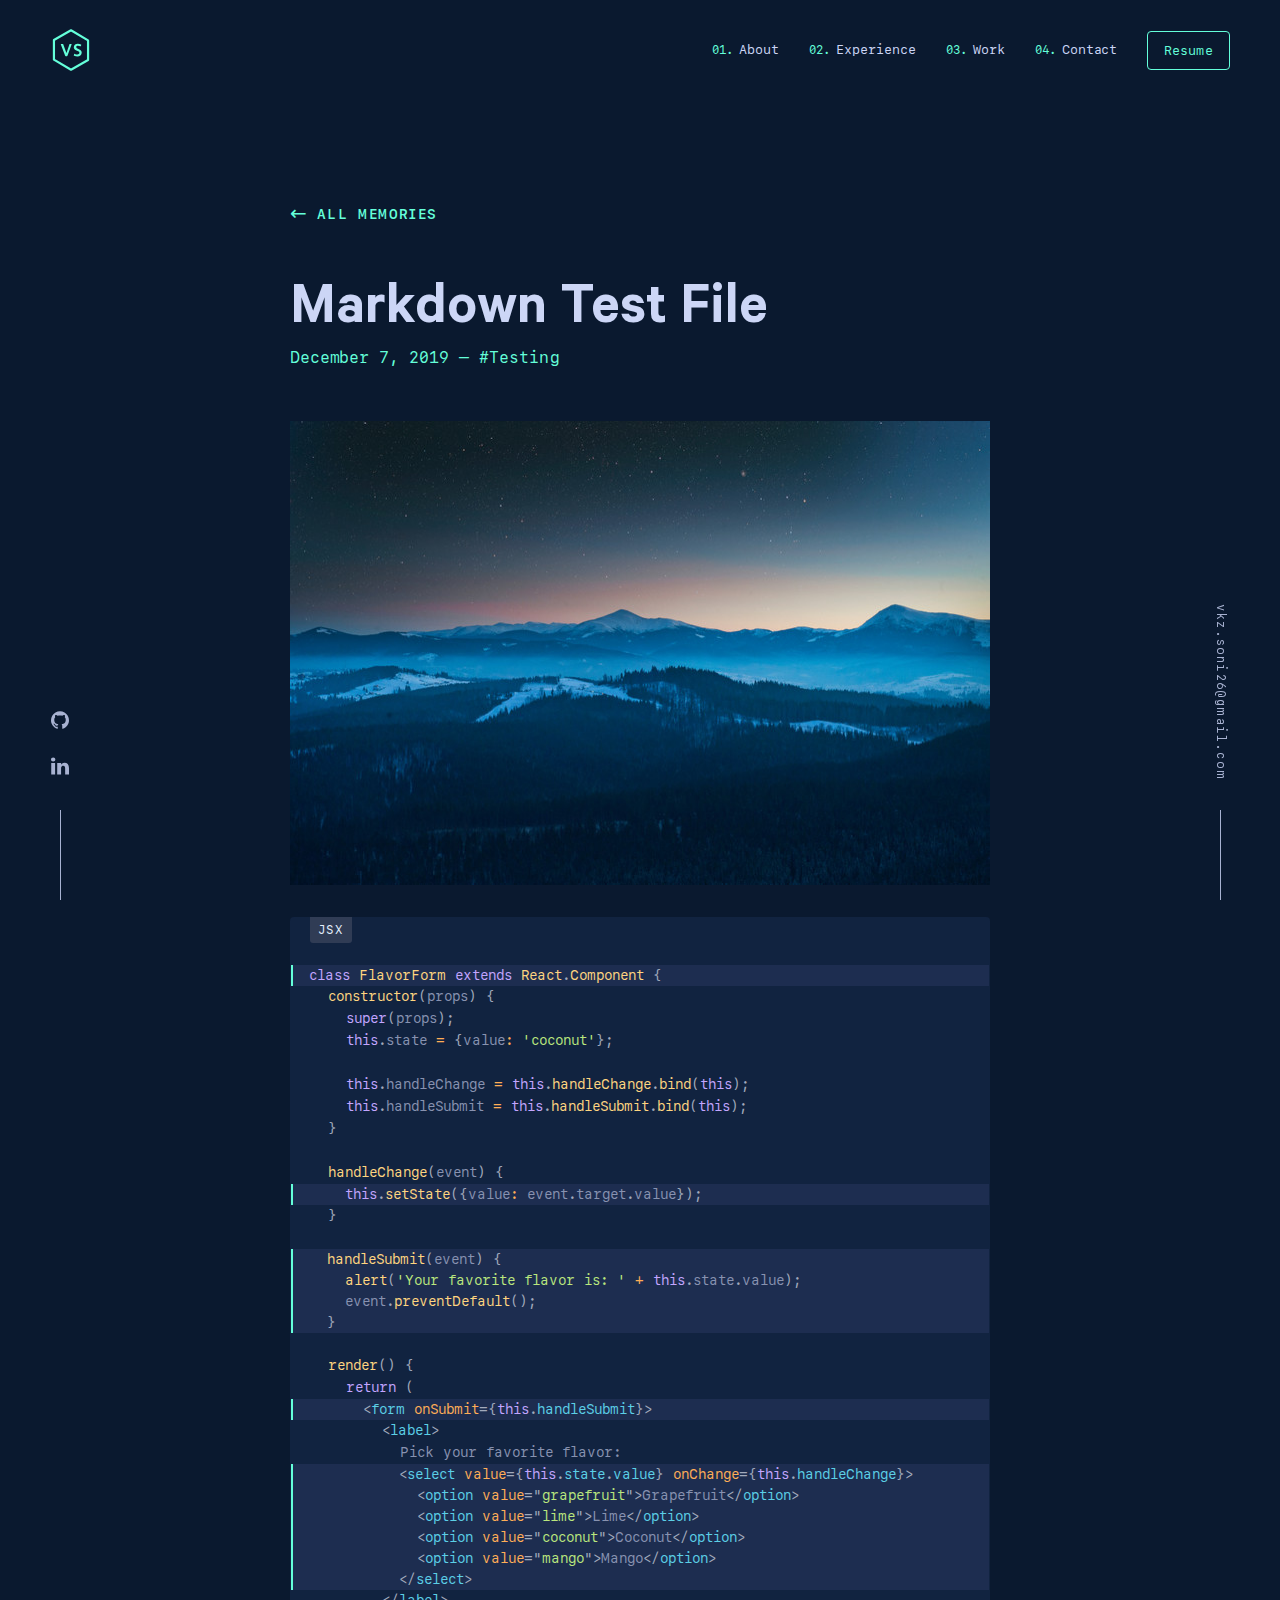
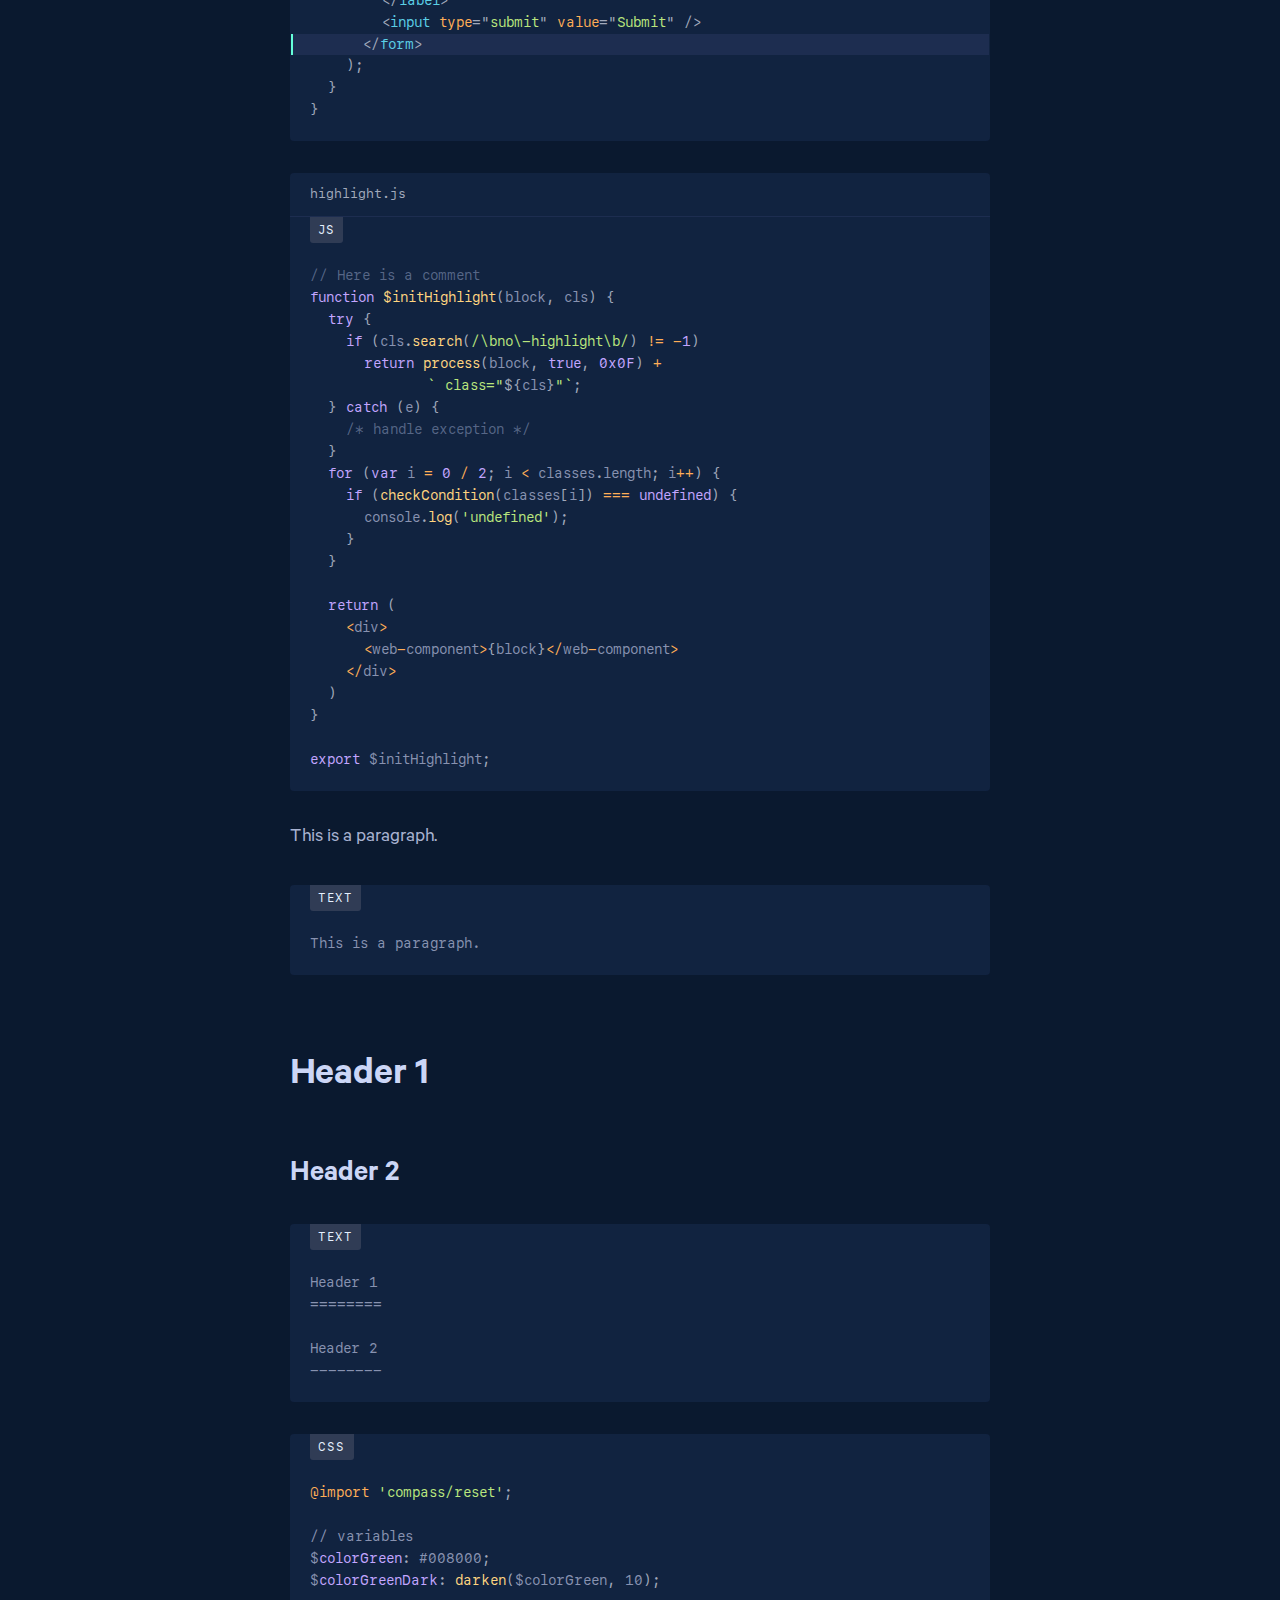
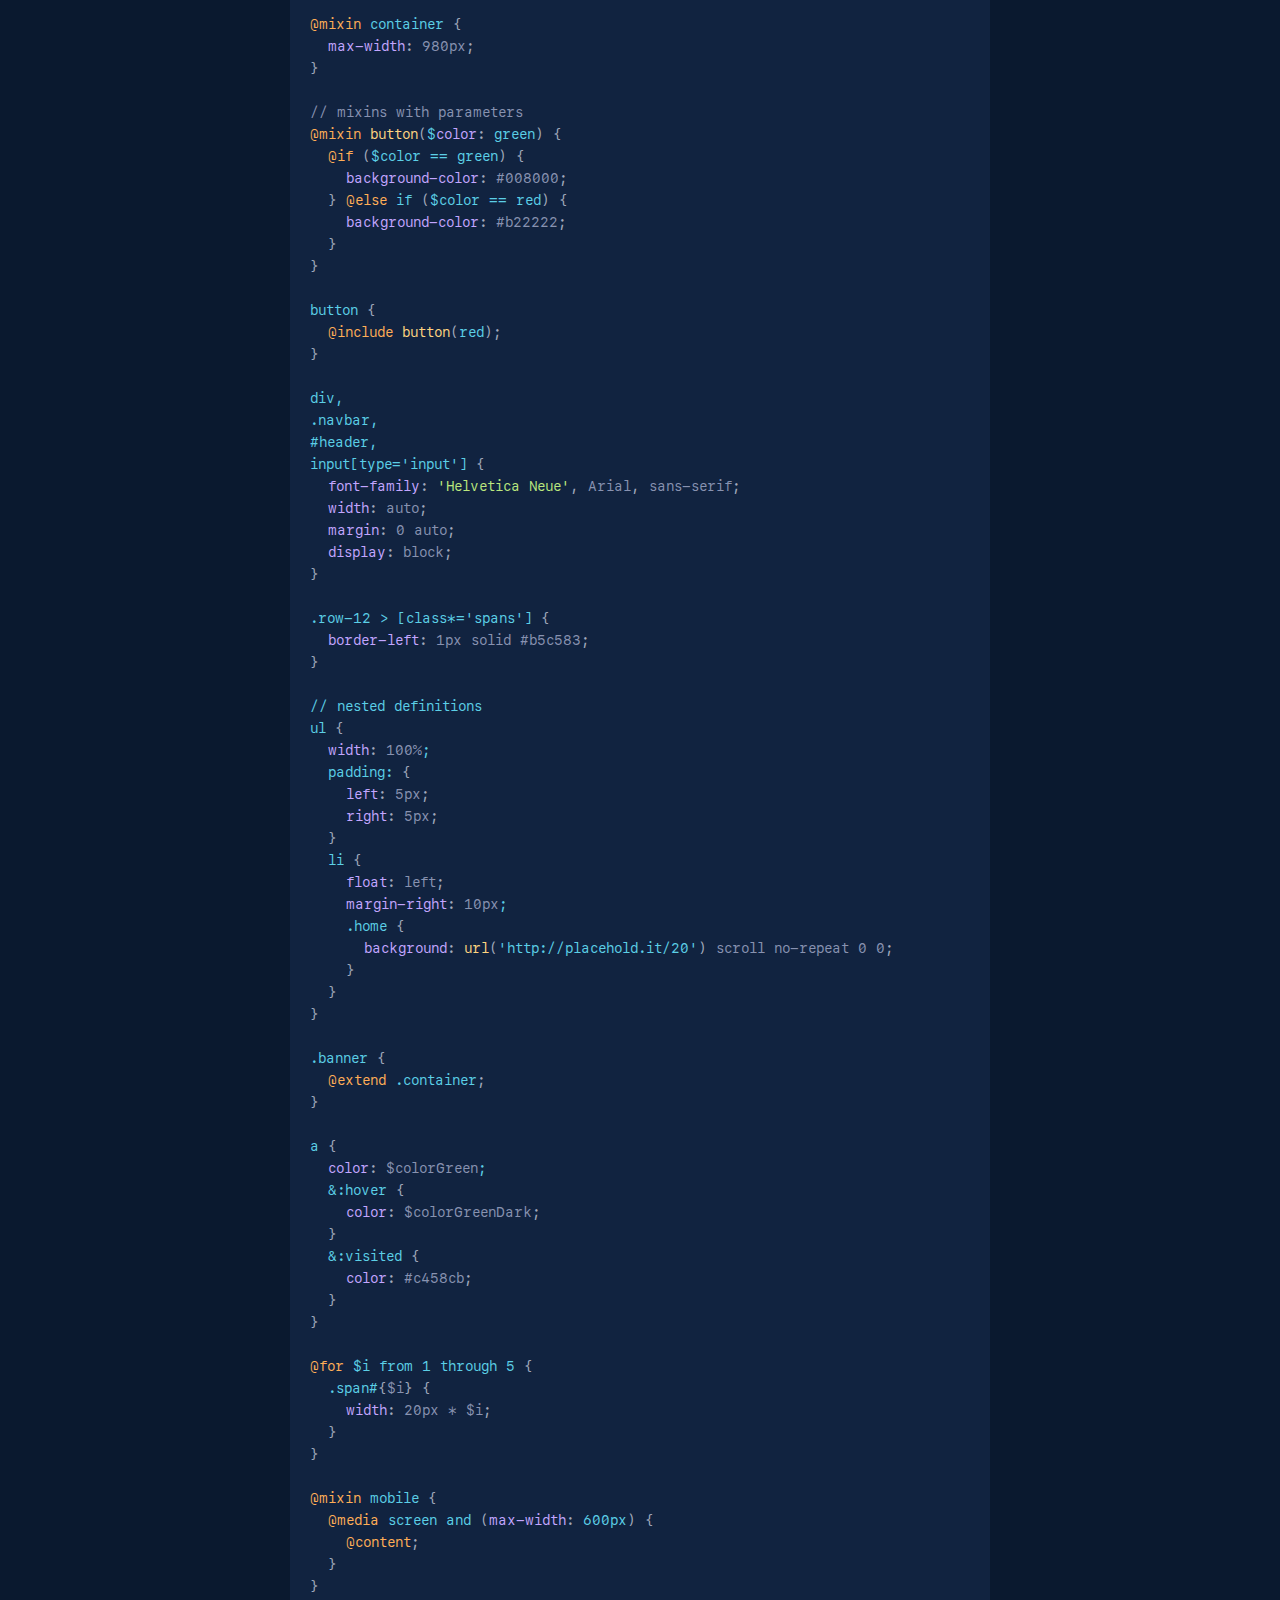
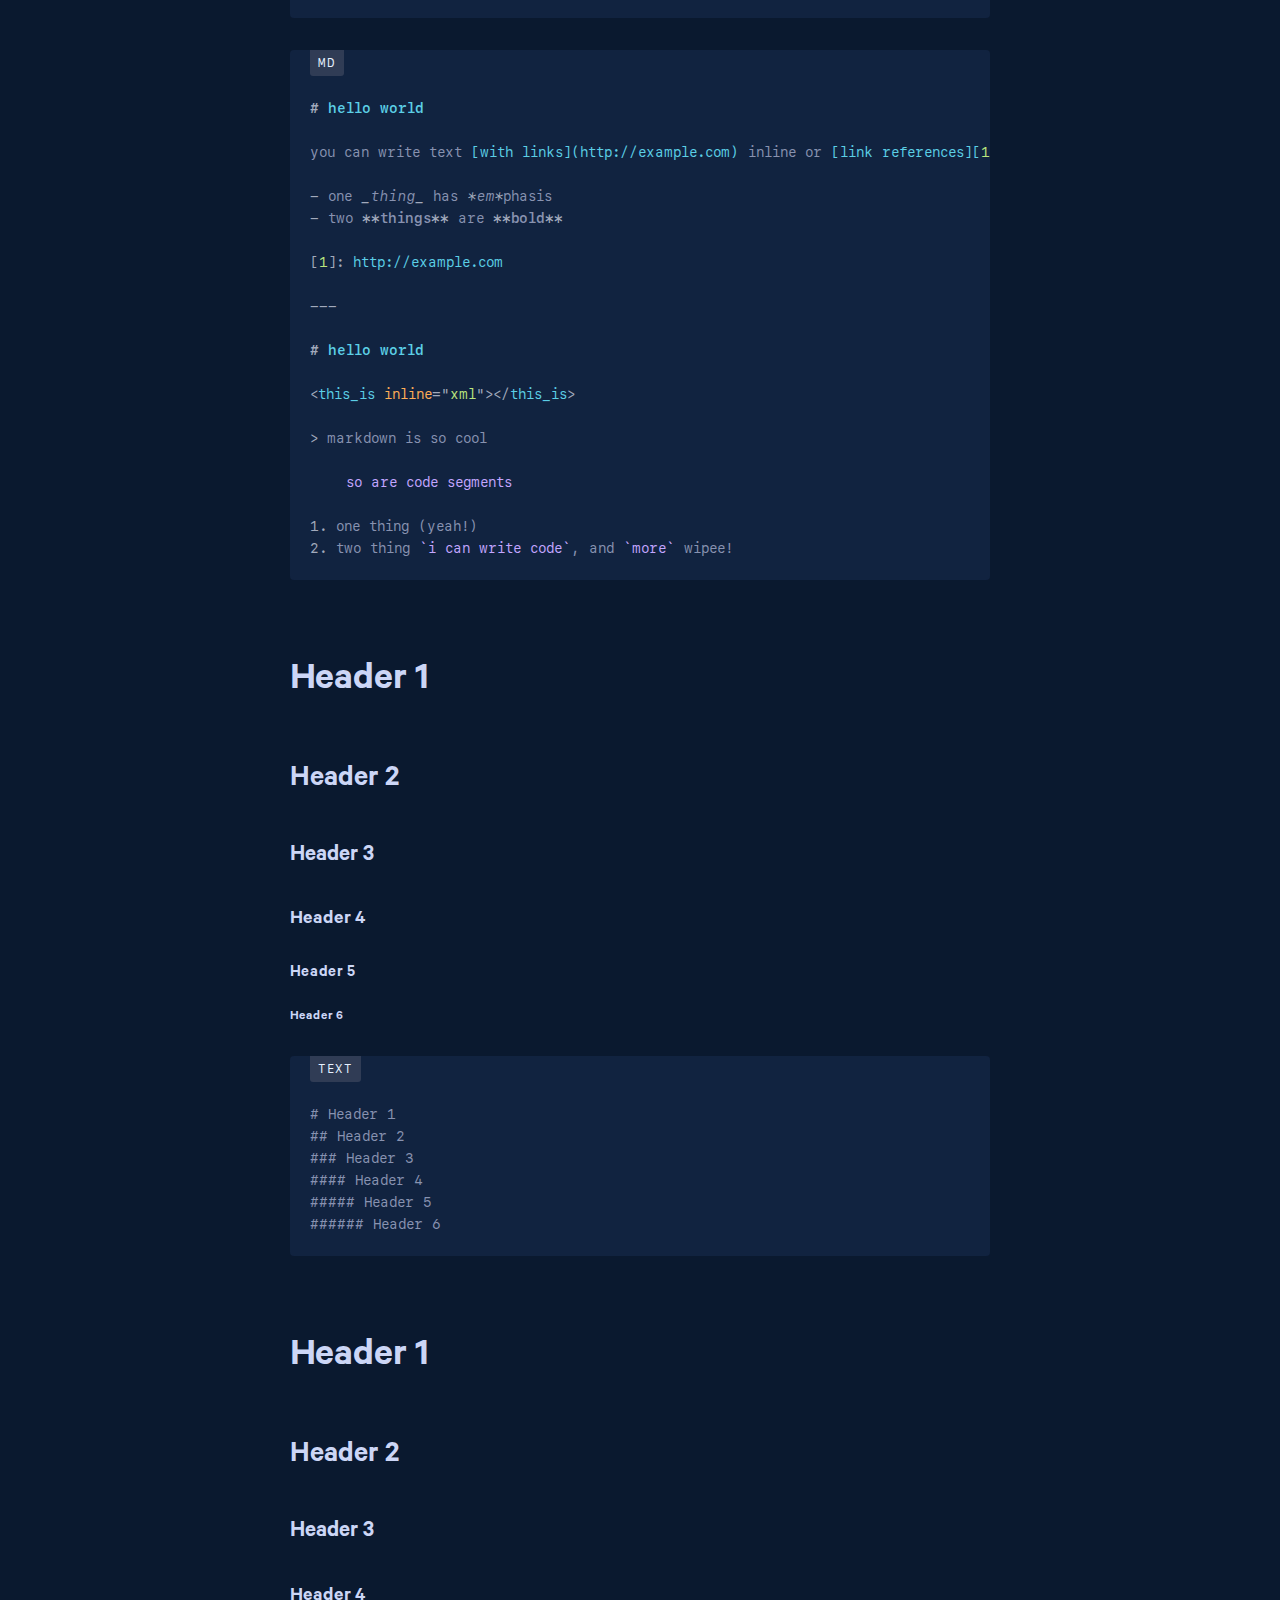
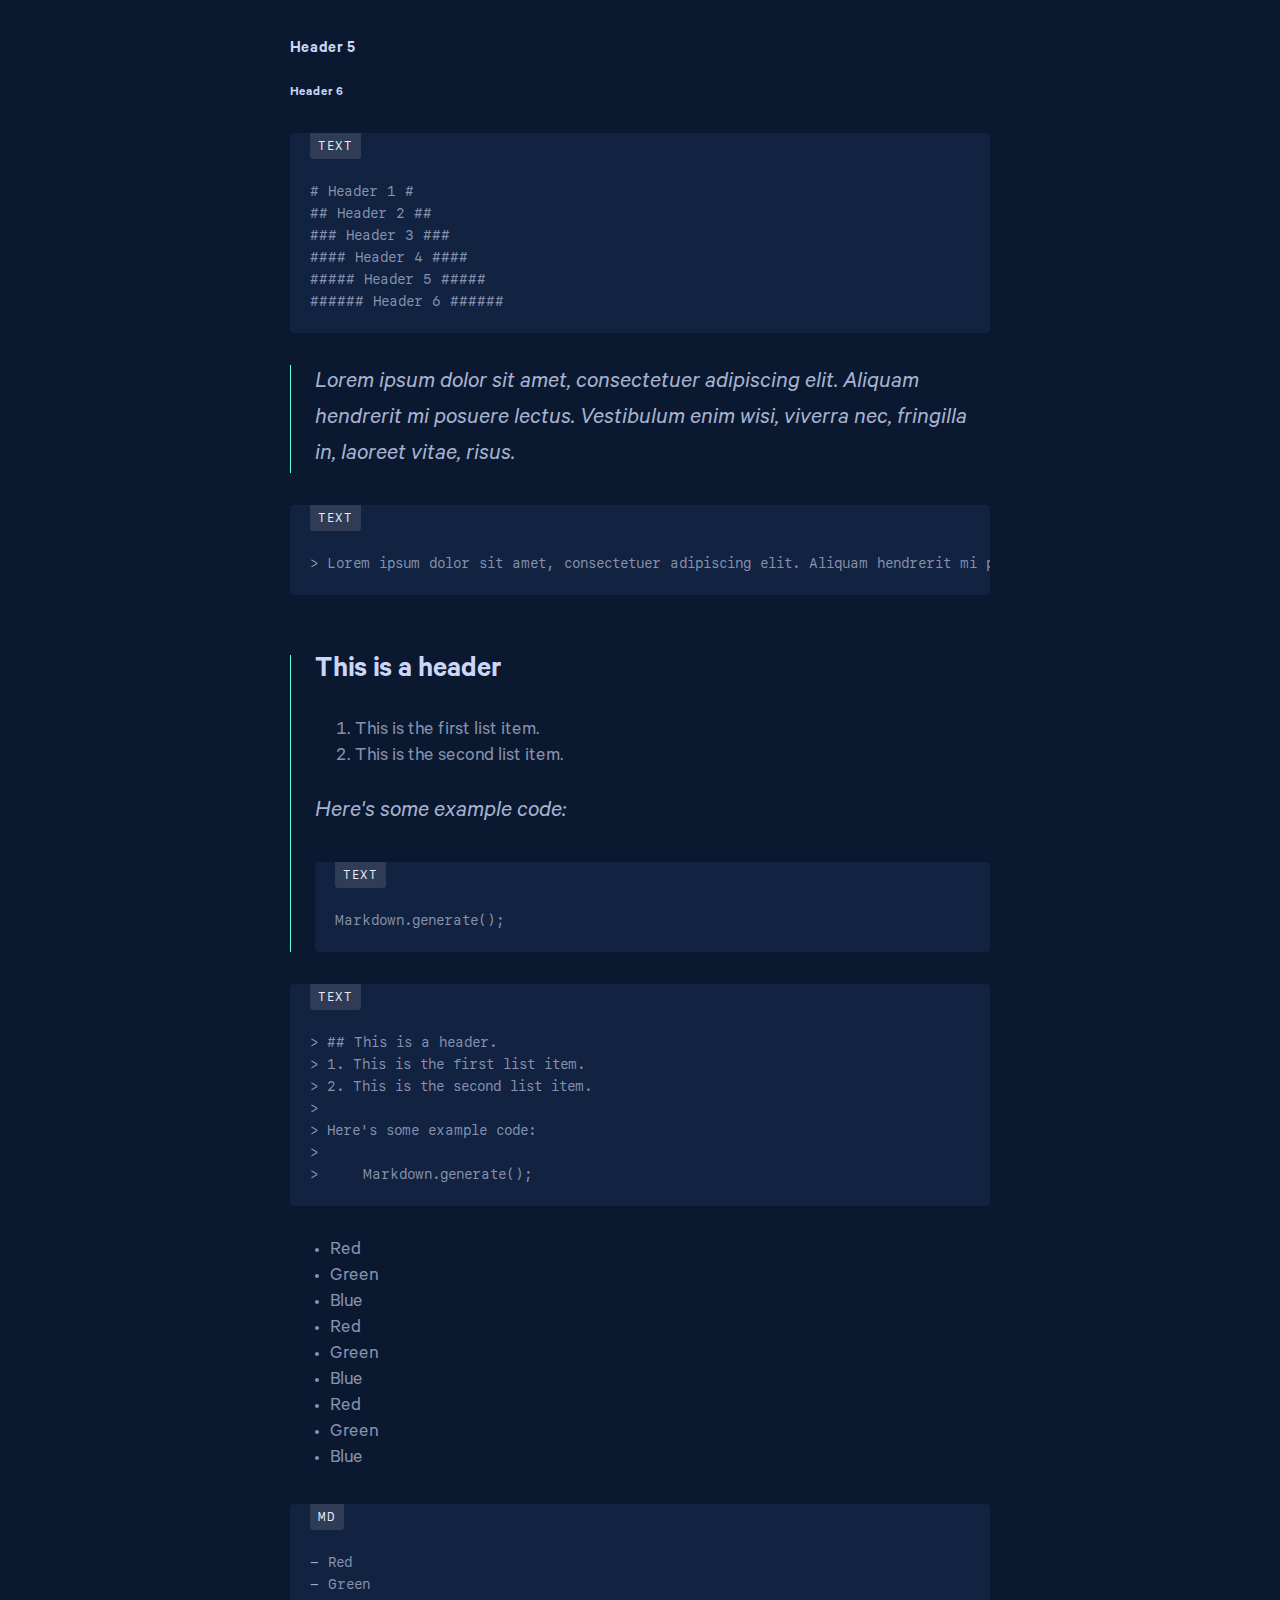
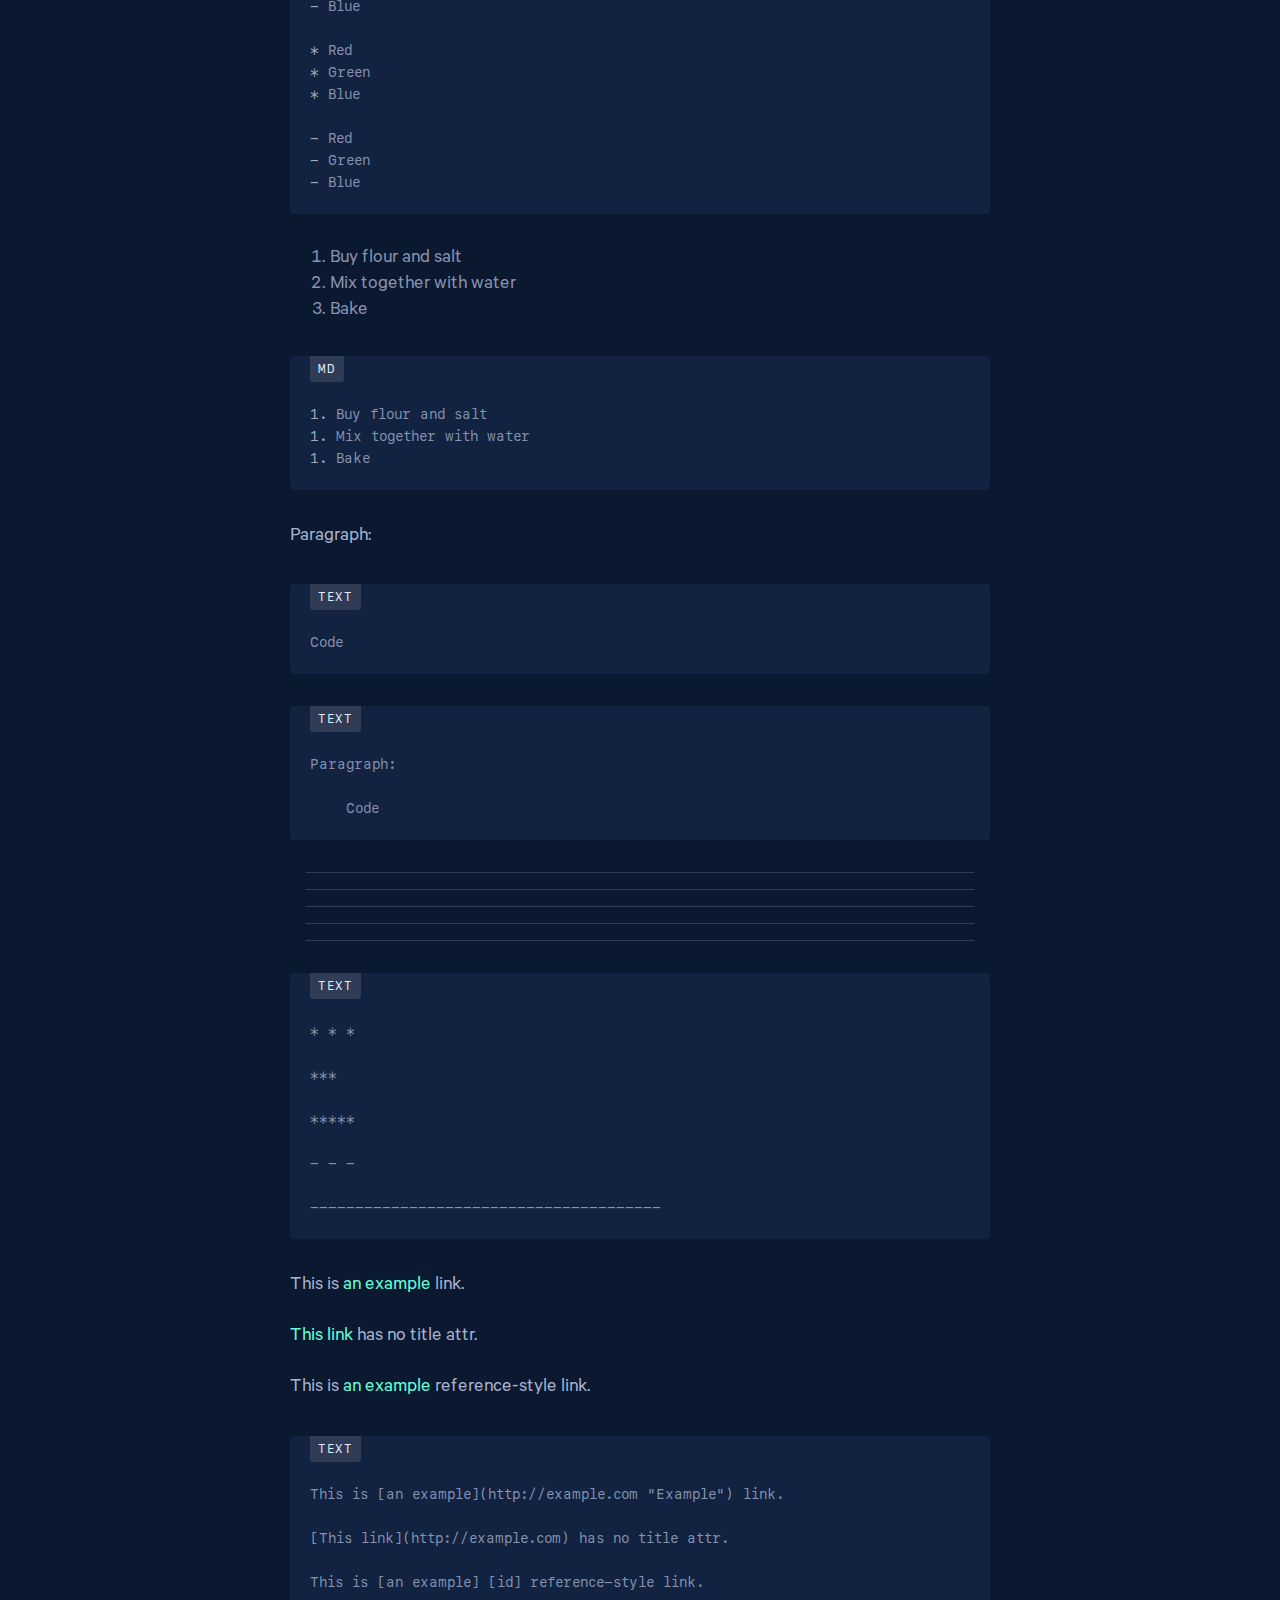
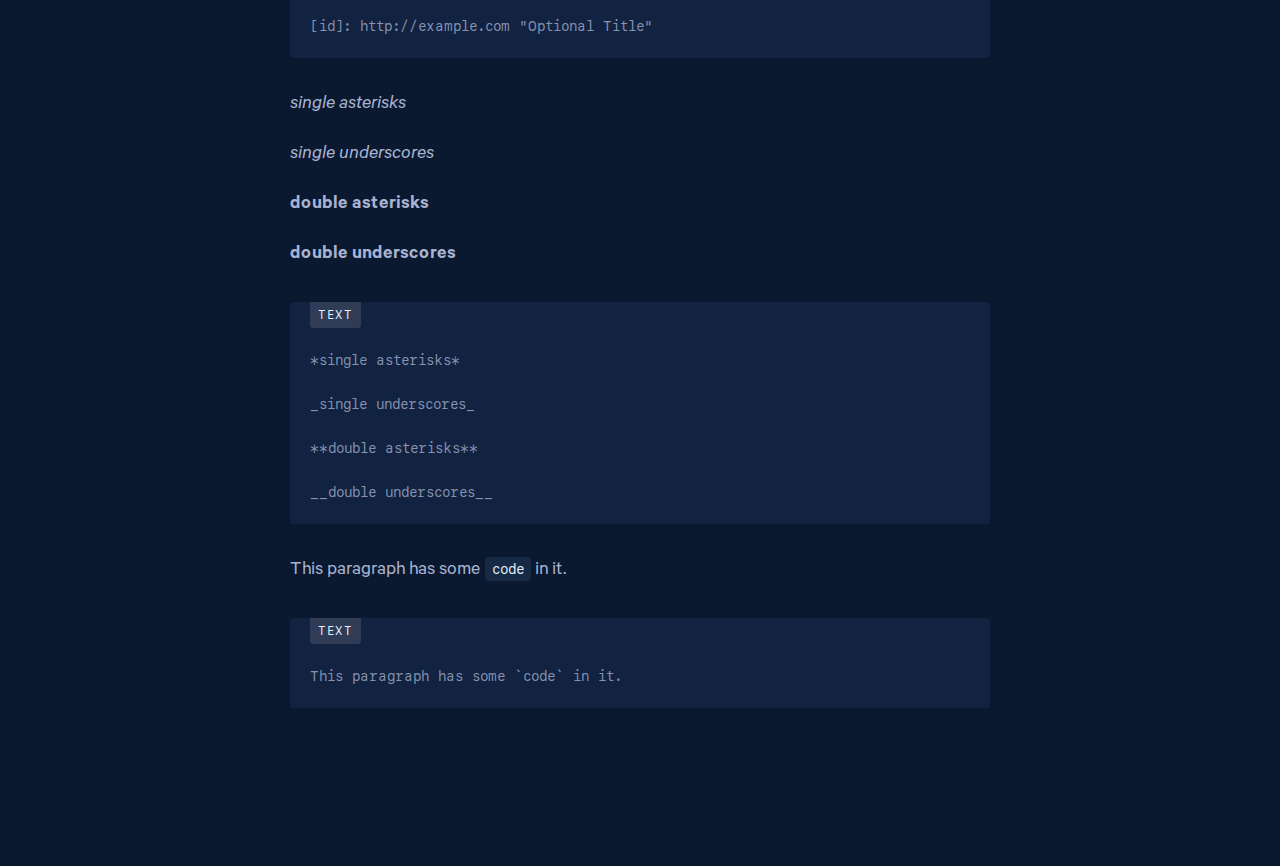
<file: pensieve/markdown-playground/index.html>
<!DOCTYPE html><html lang="en"><head><meta charSet="utf-8"/><meta http-equiv="x-ua-compatible" content="ie=edge"/><meta name="viewport" content="width=device-width, initial-scale=1, shrink-to-fit=no"/><meta name="generator" content="Gatsby 2.20.14"/><title data-react-helmet="true">Markdown Test File | Vivek Soni</title><meta data-react-helmet="true" name="description" content="Vivek Soni is a software engineer specializing in competitive coding and building websites, applications, and everything in between."/><meta data-react-helmet="true" name="image" content="https://prosaic-26.github.io/og.png"/><meta data-react-helmet="true" property="og:title" content="Vivek Soni"/><meta data-react-helmet="true" property="og:description" content="Vivek Soni is a software engineer specializing in competitive coding and building websites, applications, and everything in between."/><meta data-react-helmet="true" property="og:image" content="https://prosaic-26.github.io/og.png"/><meta data-react-helmet="true" property="og:url" content="https://prosaic-26.github.io/pensieve/markdown-playground"/><meta data-react-helmet="true" property="og:type" content="website"/><meta data-react-helmet="true" name="twitter:card" content="summary_large_image"/><meta data-react-helmet="true" name="twitter:creator"/><meta data-react-helmet="true" name="twitter:title" content="Vivek Soni"/><meta data-react-helmet="true" name="twitter:description" content="Vivek Soni is a software engineer specializing in competitive coding and building websites, applications, and everything in between."/><meta data-react-helmet="true" name="twitter:image" content="https://prosaic-26.github.io/og.png"/><meta data-react-helmet="true" name="google-site-verification" content="DCl7VAf9tcz6eD9gb67NfkNnJ1PKRNcg8qQiwpbx9Lk"/><style data-styled="cHvtLI eEindp evNERi jFObVk fKMyOA cHXrrN cwCTVv llpETB hbGQwI dFJNST cjSXXo ixAmSv hbbFps ijwVxL diXNKu NzDYc kZcFdB fyvHnO" data-styled-version="4.4.1">
/* sc-component-id: sc-global-2217761558 */
@font-face{font-family:'Calibre';src:url(/static/Calibre-Regular-b63c62e591d0c8fbe2c8f009883346d5.woff2) format('woff2'), url(/static/Calibre-Regular-e08232148510aade507c2af9bb66acd0.woff) format('woff');font-weight:400;font-style:normal;font-display:auto;} @font-face{font-family:'Calibre';src:url(/static/Calibre-Medium-46b36969c7bb1d7ed4c8253e8f274788.woff2) format('woff2'), url(/static/Calibre-Medium-115d37180a9c07e2f480ca81b032babe.woff) format('woff');font-weight:500;font-style:normal;font-display:auto;} @font-face{font-family:'Calibre';src:url(/static/Calibre-Semibold-d8b856473a51d7eec2a9bccf2fbea54c.woff2) format('woff2'), url(/static/Calibre-Semibold-347808401d7a6607ff9a86897aec0a39.woff) format('woff');font-weight:600;font-style:normal;font-display:auto;} @font-face{font-family:'Calibre';src:url(/static/Calibre-RegularItalic-35657aa2d12ff78e3d8a8a5ba28c2c35.woff2) format('woff2'), url(/static/Calibre-RegularItalic-3a445970c7bcd6b102ac6bd60178b0bc.woff) format('woff');font-weight:400;font-style:italic;font-display:auto;} @font-face{font-family:'Calibre';src:url(/static/Calibre-MediumItalic-3df14639dd2cb07c83bd39707d70910f.woff2) format('woff2'), url(/static/Calibre-MediumItalic-4afe8032c647b57de924543c052e0ee4.woff) format('woff');font-weight:500;font-style:italic;font-display:auto;} @font-face{font-family:'Calibre';src:url(/static/Calibre-SemiboldItalic-8f3e4b3eaed73e67bbc4fc81f308a35f.woff2) format('woff2'), url(/static/Calibre-SemiboldItalic-6473be72d5216d0ec21d273af09b9fa3.woff) format('woff');font-weight:600;font-style:italic;font-display:auto;} @font-face{font-family:'SF Mono';src:url(/static/SFMono-Regular-7faa66605357721067fe1b07d9103015.woff2) format('woff2'), url(/static/SFMono-Regular-d59c1702c527525e9939ba06166a3750.woff) format('woff');font-weight:400;font-style:normal;font-display:auto;} @font-face{font-family:'SF Mono';src:url(/static/SFMono-Semibold-cebe2bfbe8a283427e3c5ad8a1b8ae2f.woff2) format('woff2'), url(/static/SFMono-Semibold-2d4bff46a7a9ba9dc7701f75726a7815.woff) format('woff');font-weight:600;font-style:normal;font-display:auto;} @font-face{font-family:'SF Mono';src:url(/static/SFMono-RegularItalic-bb1fc3ab1772befac3587b30ca876a09.woff2) format('woff2'), url(/static/SFMono-RegularItalic-502441ff6ee56a1df1558e8461050a46.woff) format('woff');font-weight:400;font-style:italic;font-display:auto;} @font-face{font-family:'SF Mono';src:url(/static/SFMono-SemiboldItalic-2fd68bed64aeaceadc6402efc4d82767.woff2) format('woff2'), url(/static/SFMono-SemiboldItalic-41da0311eaa7077546785a822a6ba21a.woff) format('woff');font-weight:600;font-style:italic;font-display:auto;} :root{--dark-navy:#020c1b;--navy:#0a192f;--light-navy:#172a45;--lightest-navy:#303C55;--navy-shadow:rgba(2,12,27,0.7);--slate:#8892b0;--light-slate:#a8b2d1;--lightest-slate:#ccd6f6;--white:#e6f1ff;--green:#64ffda;--green-tint:rgba(100,255,218,0.1);--font-sans:'Calibre','San Francisco','SF Pro Text',-apple-system,system-ui,sans-serif;--font-mono:'SF Mono','Fira Code','Fira Mono','Roboto Mono',monospace;--fz-xxs:12px;--fz-xs:13px;--fz-sm:14px;--fz-md:16px;--fz-lg:18px;--fz-xl:20px;--fz-xxl:22px;--fz-heading:32px;--border-radius:4px;--nav-height:100px;--nav-scroll-height:70px;--tab-height:42px;--tab-width:120px;--easing:cubic-bezier(0.645,0.045,0.355,1);--transition:all 0.25s cubic-bezier(0.645,0.045,0.355,1);--hamburger-width:30px;--ham-before:top 0.1s ease-in 0.25s,opacity 0.1s ease-in;--ham-before-active:top 0.1s ease-out,opacity 0.1s ease-out 0.12s;--ham-after:bottom 0.1s ease-in 0.25s,transform 0.22s cubic-bezier(0.55,0.055,0.675,0.19);--ham-after-active:bottom 0.1s ease-out,transform 0.22s cubic-bezier(0.215,0.61,0.355,1) 0.12s;} html{box-sizing:border-box;width:100%;} *,*:before,*:after{box-sizing:inherit;} ::selection{background-color:var(--slate);color:var(--lightest-slate);} body{margin:0;width:100%;min-height:100%;overflow-x:hidden;-moz-osx-font-smoothing:grayscale;-webkit-font-smoothing:antialiased;background-color:var(--navy);color:var(--slate);font-family:var(--font-sans);font-size:var(--fz-xl);line-height:1.3;} @media (max-width:480px){body{font-size:var(--fz-lg);}} body.hidden{overflow:hidden;} body.blur{overflow:hidden;} body.blur header{background-color:transparent;} body.blur #content > *{-webkit-filter:blur(5px) brightness(0.7);filter:blur(5px) brightness(0.7);-webkit-transition:var(--transition);transition:var(--transition);pointer-events:none;-webkit-user-select:none;-moz-user-select:none;-ms-user-select:none;user-select:none;} #root{min-height:100vh;display:grid;grid-template-rows:1fr auto;grid-template-columns:100%;} main{margin:0 auto;width:100%;max-width:1600px;min-height:100vh;padding:200px 150px;} @media (max-width:1080px){main{padding:200px 100px;}} @media (max-width:768px){main{padding:150px 50px;}} @media (max-width:480px){main{padding:125px 25px;}} main.fillHeight{padding:0 150px;} @media (max-width:1080px){main.fillHeight{padding:0 100px;}} @media (max-width:768px){main.fillHeight{padding:0 50px;}} @media (max-width:480px){main.fillHeight{padding:0 25px;}} section{margin:0 auto;padding:100px 0;max-width:1000px;} @media (max-width:768px){section{padding:80px 0;}} @media (max-width:480px){section{padding:60px 0;}} h1,h2,h3,h4,h5,h6{margin:0 0 10px 0;font-weight:600;color:var(--lightest-slate);line-height:1.1;} .big-heading{margin:0;font-size:clamp(40px,8vw,80px);} .medium-heading{margin:0;font-size:clamp(40px,8vw,60px);} .numbered-heading{display:-webkit-box;display:-webkit-flex;display:-ms-flexbox;display:flex;-webkit-align-items:center;-webkit-box-align:center;-ms-flex-align:center;align-items:center;position:relative;margin:10px 0 40px;width:100%;font-size:clamp(26px,5vw,var(--fz-heading));white-space:nowrap;} .numbered-heading:before{position:relative;bottom:4px;counter-increment:section;content:'0' counter(section) '.';margin-right:10px;color:var(--green);font-family:var(--font-mono);font-size:clamp(var(--fz-md),3vw,var(--fz-xl));font-weight:400;} @media (max-width:480px){.numbered-heading:before{margin-bottom:-3px;margin-right:5px;}} .numbered-heading:after{content:'';display:block;position:relative;top:-5px;width:300px;height:1px;margin-left:20px;background-color:var(--lightest-navy);} @media (max-width:1080px){.numbered-heading:after{width:200px;}} @media (max-width:768px){.numbered-heading:after{width:100%;}} @media (max-width:600px){.numbered-heading:after{margin-left:10px;}} img,svg,.gatsby-image-wrapper{width:100%;max-width:100%;vertical-align:middle;} img[alt=""],img:not([alt]){-webkit-filter:blur(5px);filter:blur(5px);} svg{width:100%;height:100%;fill:currentColor;vertical-align:middle;} a{display:inline-block;-webkit-text-decoration:none;text-decoration:none;-webkit-text-decoration-skip-ink:auto;text-decoration-skip-ink:auto;color:inherit;position:relative;-webkit-transition:var(--transition);transition:var(--transition);cursor:pointer;} a:hover,a:focus{color:var(--green);} a.inline-link{display:inline-block;-webkit-text-decoration:none;text-decoration:none;-webkit-text-decoration-skip-ink:auto;text-decoration-skip-ink:auto;position:relative;-webkit-transition:var(--transition);transition:var(--transition);cursor:pointer;color:var(--green);} a.inline-link:hover,a.inline-link:focus,a.inline-link:active{color:var(--green);outline:0;} a.inline-link:hover:after,a.inline-link:focus:after,a.inline-link:active:after{width:100%;} a.inline-link:hover > *,a.inline-link:focus > *,a.inline-link:active > *{color:var(--green) !important;-webkit-transition:var(--transition);transition:var(--transition);} a.inline-link:after{content:'';display:block;width:0;height:1px;position:relative;bottom:0.37em;background-color:var(--green);-webkit-transition:var(--transition);transition:var(--transition);opacity:0.5;} button{cursor:pointer;border:0;border-radius:0;} input,textarea{border-radius:0;outline:0;} input:focus,textarea:focus{outline:0;} input:focus::-webkit-input-placeholder,textarea:focus::-webkit-input-placeholder,input:active::-webkit-input-placeholder,textarea:active::-webkit-input-placeholder{opacity:0.5;} input:focus::-moz-placeholder,textarea:focus::-moz-placeholder,input:active::-moz-placeholder,textarea:active::-moz-placeholder{opacity:0.5;} input:focus:-ms-input-placeholder,textarea:focus:-ms-input-placeholder,input:active:-ms-input-placeholder,textarea:active:-ms-input-placeholder{opacity:0.5;} input:focus::placeholder,textarea:focus::placeholder,input:active::placeholder,textarea:active::placeholder{opacity:0.5;} p{margin:0 0 15px 0;} p:last-child,p:last-of-type{margin:0;} p > a{display:inline-block;-webkit-text-decoration:none;text-decoration:none;-webkit-text-decoration-skip-ink:auto;text-decoration-skip-ink:auto;position:relative;-webkit-transition:var(--transition);transition:var(--transition);cursor:pointer;color:var(--green);} p > a:hover,p > a:focus,p > a:active{color:var(--green);outline:0;} p > a:hover:after,p > a:focus:after,p > a:active:after{width:100%;} p > a:hover > *,p > a:focus > *,p > a:active > *{color:var(--green) !important;-webkit-transition:var(--transition);transition:var(--transition);} p > a:after{content:'';display:block;width:0;height:1px;position:relative;bottom:0.37em;background-color:var(--green);-webkit-transition:var(--transition);transition:var(--transition);opacity:0.5;} p > code{background-color:var(--light-navy);color:var(--white);font-size:var(--fz-sm);border-radius:var(--border-radius);padding:0.3em 0.5em;} ul.fancy-list{padding:0;margin:0;list-style:none;font-size:var(--fz-lg);} ul.fancy-list li{position:relative;padding-left:30px;margin-bottom:10px;} ul.fancy-list li:before{content:'▹';position:absolute;left:0;color:var(--green);} blockquote{border-left-color:var(--green);border-left-style:solid;border-left-width:1px;margin-left:0px;margin-right:0px;padding-left:1.5rem;} blockquote p{font-style:italic;font-size:24px;} hr{background-color:var(--lightest-navy);height:1px;border-width:0px;border-style:initial;border-color:initial;border-image:initial;margin:1rem;} code{font-family:var(--font-mono);font-size:var(--fz-md);} #logo{color:var(--green);} .overline{color:var(--green);font-family:var(--font-mono);font-size:var(--fz-md);font-weight:400;} .subtitle{color:var(--green);margin:0 0 20px 0;font-size:var(--fz-md);font-family:var(--font-mono);font-weight:400;line-height:1.5;} @media (max-width:1080px){.subtitle{font-size:var(--fz-sm);}} @media (max-width:768px){.subtitle{font-size:var(--fz-xs);}} .subtitle a{display:inline-block;-webkit-text-decoration:none;text-decoration:none;-webkit-text-decoration-skip-ink:auto;text-decoration-skip-ink:auto;position:relative;-webkit-transition:var(--transition);transition:var(--transition);cursor:pointer;color:var(--green);line-height:1.5;} .subtitle a:hover,.subtitle a:focus,.subtitle a:active{color:var(--green);outline:0;} .subtitle a:hover:after,.subtitle a:focus:after,.subtitle a:active:after{width:100%;} .subtitle a:hover > *,.subtitle a:focus > *,.subtitle a:active > *{color:var(--green) !important;-webkit-transition:var(--transition);transition:var(--transition);} .subtitle a:after{content:'';display:block;width:0;height:1px;position:relative;bottom:0.37em;background-color:var(--green);-webkit-transition:var(--transition);transition:var(--transition);opacity:0.5;} .breadcrumb{display:-webkit-box;display:-webkit-flex;display:-ms-flexbox;display:flex;-webkit-align-items:center;-webkit-box-align:center;-ms-flex-align:center;align-items:center;margin-bottom:50px;color:var(--green);} .breadcrumb .arrow{display:block;margin-right:10px;padding-top:4px;} .breadcrumb a{display:inline-block;-webkit-text-decoration:none;text-decoration:none;-webkit-text-decoration-skip-ink:auto;text-decoration-skip-ink:auto;position:relative;-webkit-transition:var(--transition);transition:var(--transition);cursor:pointer;color:var(--green);font-family:var(--font-mono);font-size:var(--fz-sm);font-weight:600;line-height:1.5;text-transform:uppercase;-webkit-letter-spacing:0.1em;-moz-letter-spacing:0.1em;-ms-letter-spacing:0.1em;letter-spacing:0.1em;} .breadcrumb a:hover,.breadcrumb a:focus,.breadcrumb a:active{color:var(--green);outline:0;} .breadcrumb a:hover:after,.breadcrumb a:focus:after,.breadcrumb a:active:after{width:100%;} .breadcrumb a:hover > *,.breadcrumb a:focus > *,.breadcrumb a:active > *{color:var(--green) !important;-webkit-transition:var(--transition);transition:var(--transition);} .breadcrumb a:after{content:'';display:block;width:0;height:1px;position:relative;bottom:0.37em;background-color:var(--green);-webkit-transition:var(--transition);transition:var(--transition);opacity:0.5;} .gatsby-image-outer-wrapper{height:100%;} .fadeup-enter{opacity:0.01;-webkit-transform:translateY(20px);-ms-transform:translateY(20px);transform:translateY(20px);-webkit-transition:opacity 300ms var(--easing),-webkit-transform 300ms var(--easing);-webkit-transition:opacity 300ms var(--easing),transform 300ms var(--easing);transition:opacity 300ms var(--easing),transform 300ms var(--easing);} .fadeup-enter-active{opacity:1;-webkit-transform:translateY(0px);-ms-transform:translateY(0px);transform:translateY(0px);-webkit-transition:opacity 300ms var(--easing),-webkit-transform 300ms var(--easing);-webkit-transition:opacity 300ms var(--easing),transform 300ms var(--easing);transition:opacity 300ms var(--easing),transform 300ms var(--easing);} .fadedown-enter{opacity:0.01;-webkit-transform:translateY(-20px);-ms-transform:translateY(-20px);transform:translateY(-20px);-webkit-transition:opacity 300ms var(--easing),-webkit-transform 300ms var(--easing);-webkit-transition:opacity 300ms var(--easing),transform 300ms var(--easing);transition:opacity 300ms var(--easing),transform 300ms var(--easing);} .fadedown-enter-active{opacity:1;-webkit-transform:translateY(0px);-ms-transform:translateY(0px);transform:translateY(0px);-webkit-transition:opacity 300ms var(--easing),-webkit-transform 300ms var(--easing);-webkit-transition:opacity 300ms var(--easing),transform 300ms var(--easing);transition:opacity 300ms var(--easing),transform 300ms var(--easing);} .fade-enter{opacity:0;} .fade-enter-active{opacity:1;-webkit-transition:opacity 300ms var(--easing);transition:opacity 300ms var(--easing);} .fade-exit{opacity:1;} .fade-exit-active{opacity:0;-webkit-transition:opacity 300ms var(--easing);transition:opacity 300ms var(--easing);} .gatsby-highlight{background-color:#112340;border-radius:var(--border-radius);margin:2em 0;padding:1.25em;overflow:auto;position:relative;font-family:var(--font-mono);font-size:var(--fz-md);} .gatsby-highlight code[class*='language-'],.gatsby-highlight pre[class*='language-']{height:auto !important;font-size:var(--fz-sm);line-height:1.5;white-space:pre;word-spacing:normal;word-break:normal;word-wrap:normal;tab-size:2;-webkit-hyphens:none;-moz-hyphens:none;-ms-hyphens:none;hyphens:none;} .gatsby-highlight pre[class*='language-']{background-color:transparent;margin:0;padding:0;overflow:initial;float:left;min-width:100%;padding-top:2em;} .gatsby-code-title{padding:1em 1.5em;font-family:var(--font-mono);font-size:var(--fz-xs);background-color:#112340;color:#a2aabc;border-top-left-radius:var(--border-radius);border-top-right-radius:var(--border-radius);border-bottom:1px solid #1d2d50;} .gatsby-code-title + .gatsby-highlight{margin-top:0;border-top-left-radius:0;border-top-right-radius:0;} .gatsby-highlight-code-line{display:block;background-color:#1d2d50;border-left:2px solid var(--green);padding-left:calc(1em + 2px);padding-right:1em;margin-right:-1.35em;margin-left:-1.35em;} .gatsby-highlight pre[class*='language-']::before{background:var(--lightest-navy);color:var(--white);font-size:var(--fz-xxs);font-family:var(--font-mono);line-height:1.5;-webkit-letter-spacing:0.1em;-moz-letter-spacing:0.1em;-ms-letter-spacing:0.1em;letter-spacing:0.1em;text-transform:uppercase;border-radius:0 0 3px 3px;position:absolute;top:0;left:1.25rem;padding:0.25rem 0.5rem;} .gatsby-highlight pre[class='language-javascript']::before{content:'js';} .gatsby-highlight pre[class='language-js']::before{content:'js';} .gatsby-highlight pre[class='language-jsx']::before{content:'jsx';} .gatsby-highlight pre[class='language-graphql']::before{content:'GraphQL';} .gatsby-highlight pre[class='language-html']::before{content:'html';} .gatsby-highlight pre[class='language-css']::before{content:'css';} .gatsby-highlight pre[class='language-mdx']::before{content:'mdx';} .gatsby-highlight pre[class='language-shell']::before{content:'shell';} .gatsby-highlight pre[class='language-sh']::before{content:'sh';} .gatsby-highlight pre[class='language-bash']::before{content:'bash';} .gatsby-highlight pre[class='language-yaml']::before{content:'yaml';} .gatsby-highlight pre[class='language-markdown']::before{content:'md';} .gatsby-highlight pre[class='language-json']::before,.gatsby-highlight pre[class='language-json5']::before{content:'json';} .gatsby-highlight pre[class='language-diff']::before{content:'diff';} .gatsby-highlight pre[class='language-text']::before{content:'text';} .gatsby-highlight pre[class='language-flow']::before{content:'flow';} .token{display:inline;} .token.comment,.token.block-comment,.token.prolog,.token.doctype,.token.cdata{color:#8695b799;} .token.punctuation{color:#a2aabc;} .token.namespace,.token.deleted{color:#ef6b73;} .token.function-name,.token.function,.token.class-name,.token.constant,.token.symbol{color:#ffd580;} .token.attr-name,.token.operator,.token.rule{color:#ffae57;} .token.keyword,.token.boolean,.token.number,.token.property{color:#c3a6ff;} .token.tag,.token.selector,.token.important,.token.atrule,.token.builtin,.token.entity,.token.url{color:#5ccfe6;} .token.string,.token.char,.token.attr-value,.token.regex,.token.variable,.token.inserted{color:#bae67e;} .token.important,.token.bold{font-weight:600;} .token.italic{font-style:italic;} .token.entity{cursor:help;} .namespace{opacity:0.7;}
/* sc-component-id: layout__SkipToContentLink-sc-1yw8zls-0 */
.cHvtLI{position:absolute;top:auto;left:-999px;width:1px;height:1px;overflow:hidden;z-index:-99;} .cHvtLI:focus,.cHvtLI:active{top:0;left:0;width:auto;height:auto;padding:18px 23px;outline:0;border-radius:var(--border-radius);background-color:var(--light-navy);color:var(--green);font-family:var(--font-mono);font-size:var(--fz-sm);line-height:1;-webkit-text-decoration:none;text-decoration:none;cursor:pointer;overflow:auto;-webkit-transition:var(--transition);transition:var(--transition);z-index:99;}
/* sc-component-id: layout__StyledContent-sc-1yw8zls-1 */
.eEindp{display:-webkit-box;display:-webkit-flex;display:-ms-flexbox;display:flex;-webkit-flex-direction:column;-ms-flex-direction:column;flex-direction:column;min-height:100vh;}
/* sc-component-id: nav__StyledHeader-ghklvd-0 */
.evNERi{display:-webkit-box;display:-webkit-flex;display:-ms-flexbox;display:flex;-webkit-box-pack:justify;-webkit-justify-content:space-between;-ms-flex-pack:justify;justify-content:space-between;-webkit-align-items:center;-webkit-box-align:center;-ms-flex-align:center;align-items:center;position:fixed;top:0;z-index:11;padding:0px 50px;width:100%;height:var(--nav-height);background-color:var(--navy);-webkit-filter:none !important;filter:none !important;pointer-events:auto !important;-webkit-user-select:auto !important;-moz-user-select:auto !important;-ms-user-select:auto !important;user-select:auto !important;-webkit-backdrop-filter:blur(10px);backdrop-filter:blur(10px);-webkit-transition:var(--transition);transition:var(--transition);} @media (max-width:1080px){.evNERi{padding:0 40px;}} @media (max-width:768px){.evNERi{padding:0 25px;}}
/* sc-component-id: nav__StyledNav-ghklvd-1 */
.jFObVk{display:-webkit-box;display:-webkit-flex;display:-ms-flexbox;display:flex;-webkit-box-pack:justify;-webkit-justify-content:space-between;-ms-flex-pack:justify;justify-content:space-between;-webkit-align-items:center;-webkit-box-align:center;-ms-flex-align:center;align-items:center;position:relative;width:100%;color:var(--lightest-slate);font-family:var(--font-mono);counter-reset:item 0;z-index:12;} .jFObVk .logo{display:-webkit-box;display:-webkit-flex;display:-ms-flexbox;display:flex;-webkit-box-pack:center;-webkit-justify-content:center;-ms-flex-pack:center;justify-content:center;-webkit-align-items:center;-webkit-box-align:center;-ms-flex-align:center;align-items:center;} .jFObVk .logo a{color:var(--green);width:42px;height:42px;} .jFObVk .logo a:hover svg,.jFObVk .logo a:focus svg{fill:var(--green-tint);} .jFObVk .logo a svg{fill:none;-webkit-transition:var(--transition);transition:var(--transition);-webkit-user-select:none;-moz-user-select:none;-ms-user-select:none;user-select:none;}
/* sc-component-id: nav__StyledLinks-ghklvd-2 */
.fKMyOA{display:-webkit-box;display:-webkit-flex;display:-ms-flexbox;display:flex;-webkit-align-items:center;-webkit-box-align:center;-ms-flex-align:center;align-items:center;} @media (max-width:768px){.fKMyOA{display:none;}} .fKMyOA ol{display:-webkit-box;display:-webkit-flex;display:-ms-flexbox;display:flex;-webkit-box-pack:justify;-webkit-justify-content:space-between;-ms-flex-pack:justify;justify-content:space-between;-webkit-align-items:center;-webkit-box-align:center;-ms-flex-align:center;align-items:center;padding:0;margin:0;list-style:none;} .fKMyOA ol li{margin:0 5px;position:relative;counter-increment:item 1;font-size:var(--fz-xs);} .fKMyOA ol li a{padding:10px;} .fKMyOA ol li a:before{content:'0' counter(item) '.';margin-right:5px;color:var(--green);font-size:var(--fz-xxs);text-align:right;} .fKMyOA .resume-button{color:var(--green);background-color:transparent;border:1px solid var(--green);border-radius:var(--border-radius);padding:0.75rem 1rem;font-size:var(--fz-xs);font-family:var(--font-mono);line-height:1;-webkit-text-decoration:none;text-decoration:none;cursor:pointer;-webkit-transition:var(--transition);transition:var(--transition);margin-left:15px;font-size:var(--fz-xs);} .fKMyOA .resume-button:hover,.fKMyOA .resume-button:focus,.fKMyOA .resume-button:active{background-color:var(--green-tint);} .fKMyOA .resume-button:after{display:none !important;}
/* sc-component-id: menu__StyledMenu-sdn9y6-0 */
.cHXrrN{display:none;} @media (max-width:768px){.cHXrrN{display:block;}}
/* sc-component-id: menu__StyledHamburgerButton-sdn9y6-1 */
.cwCTVv{display:none;} @media (max-width:768px){.cwCTVv{display:-webkit-box;display:-webkit-flex;display:-ms-flexbox;display:flex;-webkit-box-pack:center;-webkit-justify-content:center;-ms-flex-pack:center;justify-content:center;-webkit-align-items:center;-webkit-box-align:center;-ms-flex-align:center;align-items:center;position:relative;z-index:10;margin-right:-15px;padding:15px;border:0;background-color:transparent;color:inherit;text-transform:none;-webkit-transition-timing-function:linear;transition-timing-function:linear;-webkit-transition-duration:0.15s;transition-duration:0.15s;-webkit-transition-property:opacity,filter;transition-property:opacity,filter;}} .cwCTVv .ham-box{display:inline-block;position:relative;width:var(--hamburger-width);height:24px;} .cwCTVv .ham-box-inner{position:absolute;top:50%;right:0;width:var(--hamburger-width);height:2px;border-radius:var(--border-radius);background-color:var(--green);-webkit-transition-duration:0.22s;transition-duration:0.22s;-webkit-transition-property:-webkit-transform;-webkit-transition-property:transform;transition-property:transform;-webkit-transition-delay:0s;transition-delay:0s;-webkit-transform:rotate(0deg);-ms-transform:rotate(0deg);transform:rotate(0deg);-webkit-transition-timing-function:cubic-bezier( 0.55,0.055,0.675,0.19 );transition-timing-function:cubic-bezier( 0.55,0.055,0.675,0.19 );} .cwCTVv .ham-box-inner:before,.cwCTVv .ham-box-inner:after{content:'';display:block;position:absolute;left:auto;right:0;width:var(--hamburger-width);height:2px;border-radius:4px;background-color:var(--green);-webkit-transition-timing-function:ease;transition-timing-function:ease;-webkit-transition-duration:0.15s;transition-duration:0.15s;-webkit-transition-property:-webkit-transform;-webkit-transition-property:transform;transition-property:transform;} .cwCTVv .ham-box-inner:before{width:120%;top:-10px;opacity:1;-webkit-transition:var(--ham-before);transition:var(--ham-before);} .cwCTVv .ham-box-inner:after{width:80%;bottom:-10px;-webkit-transform:rotate(0);-ms-transform:rotate(0);transform:rotate(0);-webkit-transition:var(--ham-after);transition:var(--ham-after);}
/* sc-component-id: menu__StyledSidebar-sdn9y6-2 */
.llpETB{display:none;} @media (max-width:768px){.llpETB{display:-webkit-box;display:-webkit-flex;display:-ms-flexbox;display:flex;-webkit-box-pack:center;-webkit-justify-content:center;-ms-flex-pack:center;justify-content:center;-webkit-align-items:center;-webkit-box-align:center;-ms-flex-align:center;align-items:center;position:fixed;top:0;bottom:0;right:0;padding:50px 10px;width:min(75vw,400px);height:100vh;outline:0;background-color:var(--light-navy);box-shadow:-10px 0px 30px -15px var(--navy-shadow);z-index:9;-webkit-transform:translateX(100vw);-ms-transform:translateX(100vw);transform:translateX(100vw);visibility:hidden;-webkit-transition:var(--transition);transition:var(--transition);}} .llpETB nav{display:-webkit-box;display:-webkit-flex;display:-ms-flexbox;display:flex;-webkit-box-pack:justify;-webkit-justify-content:space-between;-ms-flex-pack:justify;justify-content:space-between;-webkit-align-items:center;-webkit-box-align:center;-ms-flex-align:center;align-items:center;width:100%;-webkit-flex-direction:column;-ms-flex-direction:column;flex-direction:column;color:var(--lightest-slate);font-family:var(--font-mono);text-align:center;} .llpETB ol{padding:0;margin:0;list-style:none;width:100%;} .llpETB ol li{position:relative;margin:0 auto 20px;counter-increment:item 1;font-size:clamp(var(--fz-sm),4vw,var(--fz-lg));} @media (max-width:600px){.llpETB ol li{margin:0 auto 10px;}} .llpETB ol li:before{content:'0' counter(item) '.';display:block;margin-bottom:5px;color:var(--green);font-size:var(--fz-sm);} .llpETB ol a{display:inline-block;-webkit-text-decoration:none;text-decoration:none;-webkit-text-decoration-skip-ink:auto;text-decoration-skip-ink:auto;color:inherit;position:relative;-webkit-transition:var(--transition);transition:var(--transition);cursor:pointer;width:100%;padding:3px 20px 20px;} .llpETB ol a:hover,.llpETB ol a:active,.llpETB ol a:focus{color:var(--green);outline:0;} .llpETB .resume-link{color:var(--green);background-color:transparent;border:1px solid var(--green);border-radius:var(--border-radius);padding:1.25rem 1.75rem;font-size:var(--fz-sm);font-family:var(--font-mono);line-height:1;-webkit-text-decoration:none;text-decoration:none;cursor:pointer;-webkit-transition:var(--transition);transition:var(--transition);padding:18px 50px;margin:10% auto 0;width:-webkit-max-content;width:-moz-max-content;width:max-content;} .llpETB .resume-link:hover,.llpETB .resume-link:focus,.llpETB .resume-link:active{background-color:var(--green-tint);} .llpETB .resume-link:after{display:none !important;}
/* sc-component-id: side__StyledSideElement-sc-1duznzb-0 */
.hbGQwI{width:40px;position:fixed;bottom:0;left:40px;right:auto;z-index:10;color:var(--light-slate);} @media (max-width:1080px){.hbGQwI{left:20px;right:auto;}} @media (max-width:768px){.hbGQwI{display:none;}}.dFJNST{width:40px;position:fixed;bottom:0;left:auto;right:40px;z-index:10;color:var(--light-slate);} @media (max-width:1080px){.dFJNST{left:auto;right:20px;}} @media (max-width:768px){.dFJNST{display:none;}}
/* sc-component-id: social__StyledSocialList-anu6nt-0 */
.cjSXXo{display:-webkit-box;display:-webkit-flex;display:-ms-flexbox;display:flex;-webkit-flex-direction:column;-ms-flex-direction:column;flex-direction:column;-webkit-align-items:center;-webkit-box-align:center;-ms-flex-align:center;align-items:center;margin:0;padding:0;list-style:none;} .cjSXXo:after{content:'';display:block;width:1px;height:90px;margin:0 auto;background-color:var(--light-slate);} .cjSXXo li{padding:10px;} .cjSXXo li:last-of-type{margin-bottom:20px;} .cjSXXo li a:hover,.cjSXXo li a:focus{-webkit-transform:translateY(-3px);-ms-transform:translateY(-3px);transform:translateY(-3px);} .cjSXXo li a svg{width:18px;height:18px;}
/* sc-component-id: email__StyledLinkWrapper-sc-2epoq-0 */
.ixAmSv{display:-webkit-box;display:-webkit-flex;display:-ms-flexbox;display:flex;-webkit-flex-direction:column;-ms-flex-direction:column;flex-direction:column;-webkit-align-items:center;-webkit-box-align:center;-ms-flex-align:center;align-items:center;position:relative;} .ixAmSv:after{content:'';display:block;width:1px;height:90px;margin:0 auto;background-color:var(--light-slate);} .ixAmSv a{margin:20px auto;padding:10px;font-family:var(--font-mono);font-size:var(--fz-xxs);-webkit-letter-spacing:0.1em;-moz-letter-spacing:0.1em;-ms-letter-spacing:0.1em;letter-spacing:0.1em;-webkit-writing-mode:vertical-rl;-ms-writing-mode:tb-rl;writing-mode:vertical-rl;} .ixAmSv a:hover,.ixAmSv a:focus{-webkit-transform:translateY(-3px);-ms-transform:translateY(-3px);transform:translateY(-3px);}
/* sc-component-id: footer__StyledFooter-sc-4jwnt4-0 */
.NzDYc{display:-webkit-box;display:-webkit-flex;display:-ms-flexbox;display:flex;-webkit-box-pack:center;-webkit-justify-content:center;-ms-flex-pack:center;justify-content:center;-webkit-align-items:center;-webkit-box-align:center;-ms-flex-align:center;align-items:center;-webkit-flex-direction:column;-ms-flex-direction:column;flex-direction:column;height:auto;min-height:70px;padding:15px;text-align:center;}
/* sc-component-id: footer__StyledSocialLinks-sc-4jwnt4-1 */
.kZcFdB{display:none;} @media (max-width:768px){.kZcFdB{display:block;width:100%;max-width:270px;margin:0 auto 10px;color:var(--light-slate);}} .kZcFdB ul{display:-webkit-box;display:-webkit-flex;display:-ms-flexbox;display:flex;-webkit-box-pack:justify;-webkit-justify-content:space-between;-ms-flex-pack:justify;justify-content:space-between;-webkit-align-items:center;-webkit-box-align:center;-ms-flex-align:center;align-items:center;padding:0;margin:0;list-style:none;} .kZcFdB ul a{padding:10px;} .kZcFdB ul a svg{width:20px;height:20px;}
/* sc-component-id: footer__StyledCredit-sc-4jwnt4-2 */
.fyvHnO{color:var(--light-slate);font-family:var(--font-mono);font-size:var(--fz-xxs);line-height:1;} .fyvHnO a{padding:10px;} .fyvHnO .github-stats{margin-top:10px;} .fyvHnO .github-stats > span{display:-webkit-inline-box;display:-webkit-inline-flex;display:-ms-inline-flexbox;display:inline-flex;-webkit-align-items:center;-webkit-box-align:center;-ms-flex-align:center;align-items:center;margin:0 7px;} .fyvHnO .github-stats svg{display:inline-block;width:auto;height:15px;margin-right:5px;}
/* sc-component-id: post__StyledPostContainer-sc-8858gx-0 */
.hbbFps{max-width:1000px;}
/* sc-component-id: post__StyledPostHeader-sc-8858gx-1 */
.ijwVxL{margin-bottom:50px;} .ijwVxL .tag{margin-right:10px;}
/* sc-component-id: post__StyledPostContent-sc-8858gx-2 */
.diXNKu{margin-bottom:100px;} .diXNKu h1,.diXNKu h2,.diXNKu h3,.diXNKu h4,.diXNKu h5,.diXNKu h6{margin:2em 0 1em;} .diXNKu p{margin:1em 0;line-height:1.5;color:var(--light-slate);}</style><link rel="sitemap" type="application/xml" href="/sitemap.xml"/><link rel="icon" href="/icons/icon-48x48.png?v=a3dc063816a82ea7690f128745465708"/><link rel="manifest" href="/manifest.webmanifest"/><meta name="theme-color" content="#0a192f"/><link rel="apple-touch-icon" sizes="48x48" href="/icons/icon-48x48.png?v=a3dc063816a82ea7690f128745465708"/><link rel="apple-touch-icon" sizes="72x72" href="/icons/icon-72x72.png?v=a3dc063816a82ea7690f128745465708"/><link rel="apple-touch-icon" sizes="96x96" href="/icons/icon-96x96.png?v=a3dc063816a82ea7690f128745465708"/><link rel="apple-touch-icon" sizes="144x144" href="/icons/icon-144x144.png?v=a3dc063816a82ea7690f128745465708"/><link rel="apple-touch-icon" sizes="192x192" href="/icons/icon-192x192.png?v=a3dc063816a82ea7690f128745465708"/><link rel="apple-touch-icon" sizes="256x256" href="/icons/icon-256x256.png?v=a3dc063816a82ea7690f128745465708"/><link rel="apple-touch-icon" sizes="384x384" href="/icons/icon-384x384.png?v=a3dc063816a82ea7690f128745465708"/><link rel="apple-touch-icon" sizes="512x512" href="/icons/icon-512x512.png?v=a3dc063816a82ea7690f128745465708"/><link rel="preconnect dns-prefetch" href="https://www.google-analytics.com"/><link as="script" rel="preload" href="/5095f2faf3496f1b7cf2ac65aad050cbc717db5e-a4e7b0c0736ee45f7b58.js"/><link as="script" rel="preload" href="/component---src-templates-post-js-ed8946a05cc1d281b38a.js"/><link as="script" rel="preload" href="/1d3036f18f3eba379cd7bfb8092b2b48b04ff234-11a0a42e2b8a66d38001.js"/><link as="script" rel="preload" href="/app-8907722d0c43506c4609.js"/><link as="script" rel="preload" href="/framework-3321703c33570853116c.js"/><link as="script" rel="preload" href="/webpack-runtime-4729e53d9ad60db5b1cf.js"/><link as="fetch" rel="preload" href="/page-data/pensieve/markdown-playground/page-data.json" crossorigin="anonymous"/><link as="fetch" rel="preload" href="/page-data/app-data.json" crossorigin="anonymous"/></head><body class=""><div id="___gatsby"><div style="outline:none" tabindex="-1" id="gatsby-focus-wrapper"><div id="root"><a href="#content" class="layout__SkipToContentLink-sc-1yw8zls-0 cHvtLI">Skip to Content</a><div class="layout__StyledContent-sc-1yw8zls-1 eEindp"><header class="nav__StyledHeader-ghklvd-0 evNERi"><nav class="nav__StyledNav-ghklvd-1 jFObVk"><div class="logo" tabindex="-1"><a aria-label="home" href="/"><svg id="logo" xmlns="http://www.w3.org/2000/svg" role="img" viewBox="0 0 84 96"><title>Logo</title><g transform="translate(-8.000000, -2.000000)"><g transform="translate(11.000000, 5.000000)"><path d="M40.4,32.02c0,0.12-0.04,0.24-0.08,0.4l-9.4,25.8c-0.2,0.56-0.64,0.88-1.24,0.88l-2.68,0c-0.76,0-1.12-0.32-1.36-1l-9.84-25.56c-0.08-0.16-0.12-0.32-0.12-0.48c0-0.4,0.32-0.64,0.8-0.64l3.52,0c0.84,0,1.24,0.28,1.44,0.84l7.08,19.76l0.12,0l6.68-19.64c0.24-0.72,0.6-0.96,1.52-0.96l2.8,0c0.52,0,0.76,0.24,0.76,0.6z M63.46,51.02c0,5.56-4.52,8.56-9.72,8.56c-2.4,0-5.24-0.44-7.64-1.28c-0.52-0.2-0.68-0.44-0.68-0.76c0-0.16,0-0.32,0.08-0.52l0.84-2.6c0.12-0.4,0.32-0.64,0.72-0.64c0.16,0,0.36,0.04,0.6,0.12c1.88,0.68,3.96,1.2,5.96,1.2c2.16,0,4.6-1.04,4.6-3.56c0-1.84-1.36-2.84-2.92-3.6l-5.2-2.6c-2.84-1.4-4.72-3.76-4.72-6.88c0-4.88,4.8-7.56,9.24-7.56c2.64,0,4.84,0.4,7.16,1.4c0.52,0.24,0.8,0.48,0.8,0.8c0,0.16-0.04,0.32-0.12,0.52l-0.96,2.44c-0.16,0.44-0.4,0.6-0.68,0.6c-0.2,0-0.4-0.08-0.64-0.16c-1.64-0.68-3.68-1.24-5.28-1.24c-1.88,0-4.04,0.8-4.04,3.04c0,1.64,1.52,2.6,2.84,3.24l4.44,2.16c3.16,1.52,5.32,3.64,5.32,7.32z" fill="currentColor"></path><polygon id="Shape" stroke="currentColor" stroke-width="5" stroke-linecap="round" stroke-linejoin="round" points="39 0 0 22 0 67 39 90 78 68 78 23"></polygon></g></g></svg></a></div><div class="nav__StyledLinks-ghklvd-2 fKMyOA"><ol><li style="transition-delay:0ms"><a href="/#about">About</a></li><li style="transition-delay:0ms"><a href="/#jobs">Experience</a></li><li style="transition-delay:0ms"><a href="/#projects">Work</a></li><li style="transition-delay:0ms"><a href="/#contact">Contact</a></li></ol><div style="transition-delay:0ms"><a href="/resume.pdf" class="resume-button">Resume</a></div></div><div class="menu__StyledMenu-sdn9y6-0 cHXrrN"><div><button class="menu__StyledHamburgerButton-sdn9y6-1 cwCTVv"><div class="ham-box"><div class="ham-box-inner"></div></div></button><aside aria-hidden="true" tabindex="-1" class="menu__StyledSidebar-sdn9y6-2 llpETB"><nav><ol><li><a href="/#about">About</a></li><li><a href="/#jobs">Experience</a></li><li><a href="/#projects">Work</a></li><li><a href="/#contact">Contact</a></li></ol><a href="/resume.pdf" class="resume-link">Resume</a></nav></aside></div></div></nav></header><div orientation="left" class="side__StyledSideElement-sc-1duznzb-0 hbGQwI"><ul class="social__StyledSocialList-anu6nt-0 cjSXXo"><li><a href="https://github.com/prosaic-26" aria-label="GitHub"><svg xmlns="http://www.w3.org/2000/svg" role="img" viewBox="0 0 438.549 438.549"><title>GitHub</title><path d="M409.132,114.573c-19.608-33.596-46.205-60.194-79.798-79.8C295.736,15.166,259.057,5.365,219.271,5.365 c-39.781,0-76.472,9.804-110.063,29.408c-33.596,19.605-60.192,46.204-79.8,79.8C9.803,148.168,0,184.854,0,224.63 c0,47.78,13.94,90.745,41.827,128.906c27.884,38.164,63.906,64.572,108.063,79.227c5.14,0.954,8.945,0.283,11.419-1.996 c2.475-2.282,3.711-5.14,3.711-8.562c0-0.571-0.049-5.708-0.144-15.417c-0.098-9.709-0.144-18.179-0.144-25.406l-6.567,1.136 c-4.187,0.767-9.469,1.092-15.846,1c-6.374-0.089-12.991-0.757-19.842-1.999c-6.854-1.231-13.229-4.086-19.13-8.559 c-5.898-4.473-10.085-10.328-12.56-17.556l-2.855-6.57c-1.903-4.374-4.899-9.233-8.992-14.559 c-4.093-5.331-8.232-8.945-12.419-10.848l-1.999-1.431c-1.332-0.951-2.568-2.098-3.711-3.429c-1.142-1.331-1.997-2.663-2.568-3.997 c-0.572-1.335-0.098-2.43,1.427-3.289c1.525-0.859,4.281-1.276,8.28-1.276l5.708,0.853c3.807,0.763,8.516,3.042,14.133,6.851 c5.614,3.806,10.229,8.754,13.846,14.842c4.38,7.806,9.657,13.754,15.846,17.847c6.184,4.093,12.419,6.136,18.699,6.136 c6.28,0,11.704-0.476,16.274-1.423c4.565-0.952,8.848-2.383,12.847-4.285c1.713-12.758,6.377-22.559,13.988-29.41 c-10.848-1.14-20.601-2.857-29.264-5.14c-8.658-2.286-17.605-5.996-26.835-11.14c-9.235-5.137-16.896-11.516-22.985-19.126 c-6.09-7.614-11.088-17.61-14.987-29.979c-3.901-12.374-5.852-26.648-5.852-42.826c0-23.035,7.52-42.637,22.557-58.817 c-7.044-17.318-6.379-36.732,1.997-58.24c5.52-1.715,13.706-0.428,24.554,3.853c10.85,4.283,18.794,7.952,23.84,10.994 c5.046,3.041,9.089,5.618,12.135,7.708c17.705-4.947,35.976-7.421,54.818-7.421s37.117,2.474,54.823,7.421l10.849-6.849 c7.419-4.57,16.18-8.758,26.262-12.565c10.088-3.805,17.802-4.853,23.134-3.138c8.562,21.509,9.325,40.922,2.279,58.24 c15.036,16.18,22.559,35.787,22.559,58.817c0,16.178-1.958,30.497-5.853,42.966c-3.9,12.471-8.941,22.457-15.125,29.979 c-6.191,7.521-13.901,13.85-23.131,18.986c-9.232,5.14-18.182,8.85-26.84,11.136c-8.662,2.286-18.415,4.004-29.263,5.146 c9.894,8.562,14.842,22.077,14.842,40.539v60.237c0,3.422,1.19,6.279,3.572,8.562c2.379,2.279,6.136,2.95,11.276,1.995 c44.163-14.653,80.185-41.062,108.068-79.226c27.88-38.161,41.825-81.126,41.825-128.906 C438.536,184.851,428.728,148.168,409.132,114.573z"></path></svg></a></li><li><a href="https://www.linkedin.com/in/vivek-soni26" aria-label="Linkedin"><svg xmlns="http://www.w3.org/2000/svg" role="img" viewBox="0 0 430.117 430.117"><title>LinkedIn</title><path d="M430.117,261.543V420.56h-92.188V272.193c0-37.271-13.334-62.707-46.703-62.707 c-25.473,0-40.632,17.142-47.301,33.724c-2.432,5.928-3.058,14.179-3.058,22.477V420.56h-92.219c0,0,1.242-251.285,0-277.32h92.21 v39.309c-0.187,0.294-0.43,0.611-0.606,0.896h0.606v-0.896c12.251-18.869,34.13-45.824,83.102-45.824 C384.633,136.724,430.117,176.361,430.117,261.543z M52.183,9.558C20.635,9.558,0,30.251,0,57.463 c0,26.619,20.038,47.94,50.959,47.94h0.616c32.159,0,52.159-21.317,52.159-47.94C103.128,30.251,83.734,9.558,52.183,9.558z M5.477,420.56h92.184v-277.32H5.477V420.56z"></path></svg></a></li></ul></div><div orientation="right" class="side__StyledSideElement-sc-1duznzb-0 dFJNST"><div class="email__StyledLinkWrapper-sc-2epoq-0 ixAmSv"><a href="mailto:vkz.soni26@gmail.com">vkz.soni26@gmail.com</a></div></div><div id="content"><main class="post__StyledPostContainer-sc-8858gx-0 hbbFps"><span class="breadcrumb"><span class="arrow">←</span><a href="/pensieve">All memories</a></span><header class="post__StyledPostHeader-sc-8858gx-1 ijwVxL"><h1 class="medium-heading">Markdown Test File</h1><p class="subtitle"><time>December 7, 2019</time><span> — </span><a class="tag" href="/pensieve/tags/testing/">#<!-- -->Testing</a></p></header><div class="post__StyledPostContent-sc-8858gx-2 diXNKu"><p><span
      class="gatsby-resp-image-wrapper"
      style="position: relative; display: block; margin-left: auto; margin-right: auto;  max-width: 700px;"
    >
      <a
    class="gatsby-resp-image-link"
    href="/static/35c3691ed58f372d1898bda8baac0185/028c4/image.jpg"
    style="display: block"
    target="_blank"
    rel="noopener"
  >
    <span
    class="gatsby-resp-image-background-image"
    style="padding-bottom: 66.28571428571429%; position: relative; bottom: 0; left: 0; background-image: url('data:image/svg+xml,%3csvg%20xmlns=\'http://www.w3.org/2000/svg\'%20width=\'400\'%20height=\'266\'%20viewBox=\'0%200%20400%20266\'%20preserveAspectRatio=\'none\'%3e%3cpath%20d=\'M0%2058v59h5a324%20324%200%200110-2c-1-2%204-3%207-1h2c1-1%203-2%207-2l10-2%206-2%205-2%209-2%207-1%203-2%204-1%209-4%2010-4h2c2%201%2010-2%2013-5%202-2%203-3%203%200l4-2c2-2%203-3%204-2s8-1%208-2l2-1%203-1h3l4-1c2-1%204-2%205-1l7-3%206-1h7l6-1%205-1%204-1%204-1%204-1%204-1%205-1%207-1%202-1%202-1%2010-1%2020-2%2010-1%208-1%208-1%2012-1%2012-1%2016-2%2019-3%205-2%206-1c2-2%203-2%204%200s2%201%204-3c1-3%201-4%202-3%200%203%208%203%208%201s2-2%208-2c8%200%208%200%208-2%200-3%200-3%204-3l4-1c0-2%201-2%207-2s13-3%2015-7c2-5%202%203%202%2044v46h-8l-9-1h-5l-6%201c-3%200-12%205-12%206%200%202-3%201-4-1-1-1-2-2-5-2s-5-1-7-3c-3-4-4-4-4%200l-2%202h-7v2l1%202%201%202a3291%203291%200%200029%203c8%200%2011%201%208%202-1%201-1%201%202%201a97%2097%200%20017%201c1%200%202%201%201%202v1a302%20302%200%200018%202h3V0H0v58m165%2059l-3%202a44%2044%200%2001-24%201h-11c-8%202-16%202-19%201-2-1-4%200-6%201-5%202-7%201-5-1%202-1%202-2%201-3l-3%202c-3%203-9%204-9%201h-2l-5%201a393%20393%200%2000-15%200c0-1-6-2-11-1-9%202-18%202-27-2-5-2-13-2-16%200l-6%202-3%201v14h5c10-1%2074-3%2081-2a2554%202554%200%2000101-3c-3%200-1-2%202-2l3-1c0-2%203-3%203-1l-2%202h1a154%20154%200%200138-2c-1%201%200%201%203%201%205-1%205-2%200-3l-4-2c0-2%205-1%207%201s4%203%204%201c0-1%201-2%203-2l2%201%204%201c3%200%204%200%203-1l-2-1c0-1-8-3-18-4l-10-1h-3l-6%201-11%201c-5%201-8%202-9%201h-15l-6-1c-2-2-7-3-7-1l-3%201%201-2c2-2%202-2-1-1M41%20142l-18%202c-8%200-9%201-9%202l-3%203c-3%200-5%202-4%203l-1%201-1-2H4v1l-2%202c-2%200-3%203-1%205v1l-1%2053v53h401v-54c0-51%200-53-2-54-1-1-2-1-3%201h-5c0%202-44%200-46-2l-36-3-18-2-9-1-5-1h-11c-4%201-7%201-18-4l-12-3c-15-2-19-2-22-1h-5c-2-2-2-2-2%200-1%201-2%202-8%202l-8%201-1%201-3%201h-3c-1-1-4-1-5%201h-8a403%20403%200%200121%207c0%202%204%204%207%204l1%201-11-1c-2-1-9-3-10-2h-18v-2h-6l-4%201h-2c-1%201-2%202-3%201l-3%201-4%201-2%201-2%202-3%201-2%201-3%202c-2%201-3%201-3-1h-1l-2%201-2%201-11%205c-2%200%200-2%205-5l11-8%207-4%201-1c-2-3%205-5%2017-4%203%200%203%200%204-2l1-2h-9a2560%202560%200%2000-129%2012l9-2%2014-4%2016-5c3%200%205-1%205-2l9-1c10%201%208-1-2-2l-5-1c-2-2-13-1-21%201m253%2030l-8%202c-1%200%203%203%205%202l2%201c0%201%205%201%206-1h3l1-1%201-1%201%201%201%202%201-1%201-1%201%202c0%202%200%202%203%200h2l2%202c1%201%202%200%202-1l2-1c8%202%2010%202%2010%201s-12-5-19-5l-8-1h-9\'%20fill=\'%2364ffda\'%20fill-rule=\'evenodd\'/%3e%3c/svg%3e'); background-size: cover; display: block;"
  ></span>
  <img
        class="gatsby-resp-image-image"
        alt="Image Alt"
        title="Image Alt"
        src="/static/35c3691ed58f372d1898bda8baac0185/03346/image.jpg"
        srcset="/static/35c3691ed58f372d1898bda8baac0185/71299/image.jpg 175w,
/static/35c3691ed58f372d1898bda8baac0185/1e9fe/image.jpg 350w,
/static/35c3691ed58f372d1898bda8baac0185/03346/image.jpg 700w,
/static/35c3691ed58f372d1898bda8baac0185/c3223/image.jpg 1050w,
/static/35c3691ed58f372d1898bda8baac0185/da6ee/image.jpg 1400w,
/static/35c3691ed58f372d1898bda8baac0185/028c4/image.jpg 4256w"
        sizes="(max-width: 700px) 100vw, 700px"
        style="width:100%;height:100%;margin:0;vertical-align:middle;position:absolute;top:0;left:0;"
        loading="lazy"
      />
  </a>
    </span></p>
<div class="gatsby-highlight" data-language="jsx"><pre class="language-jsx"><code class="language-jsx"><span class="gatsby-highlight-code-line"><span class="token keyword">class</span> <span class="token class-name">FlavorForm</span> <span class="token keyword">extends</span> <span class="token class-name">React<span class="token punctuation">.</span>Component</span> <span class="token punctuation">{</span></span>  <span class="token function">constructor</span><span class="token punctuation">(</span><span class="token parameter">props</span><span class="token punctuation">)</span> <span class="token punctuation">{</span>
    <span class="token keyword">super</span><span class="token punctuation">(</span>props<span class="token punctuation">)</span><span class="token punctuation">;</span>
    <span class="token keyword">this</span><span class="token punctuation">.</span>state <span class="token operator">=</span> <span class="token punctuation">{</span>value<span class="token operator">:</span> <span class="token string">'coconut'</span><span class="token punctuation">}</span><span class="token punctuation">;</span>

    <span class="token keyword">this</span><span class="token punctuation">.</span>handleChange <span class="token operator">=</span> <span class="token keyword">this</span><span class="token punctuation">.</span><span class="token function">handleChange</span><span class="token punctuation">.</span><span class="token function">bind</span><span class="token punctuation">(</span><span class="token keyword">this</span><span class="token punctuation">)</span><span class="token punctuation">;</span>
    <span class="token keyword">this</span><span class="token punctuation">.</span>handleSubmit <span class="token operator">=</span> <span class="token keyword">this</span><span class="token punctuation">.</span><span class="token function">handleSubmit</span><span class="token punctuation">.</span><span class="token function">bind</span><span class="token punctuation">(</span><span class="token keyword">this</span><span class="token punctuation">)</span><span class="token punctuation">;</span>
  <span class="token punctuation">}</span>

  <span class="token function">handleChange</span><span class="token punctuation">(</span><span class="token parameter">event</span><span class="token punctuation">)</span> <span class="token punctuation">{</span>
<span class="gatsby-highlight-code-line">    <span class="token keyword">this</span><span class="token punctuation">.</span><span class="token function">setState</span><span class="token punctuation">(</span><span class="token punctuation">{</span>value<span class="token operator">:</span> event<span class="token punctuation">.</span>target<span class="token punctuation">.</span>value<span class="token punctuation">}</span><span class="token punctuation">)</span><span class="token punctuation">;</span></span>  <span class="token punctuation">}</span>

<span class="gatsby-highlight-code-line">  <span class="token function">handleSubmit</span><span class="token punctuation">(</span><span class="token parameter">event</span><span class="token punctuation">)</span> <span class="token punctuation">{</span></span><span class="gatsby-highlight-code-line">    <span class="token function">alert</span><span class="token punctuation">(</span><span class="token string">'Your favorite flavor is: '</span> <span class="token operator">+</span> <span class="token keyword">this</span><span class="token punctuation">.</span>state<span class="token punctuation">.</span>value<span class="token punctuation">)</span><span class="token punctuation">;</span></span><span class="gatsby-highlight-code-line">    event<span class="token punctuation">.</span><span class="token function">preventDefault</span><span class="token punctuation">(</span><span class="token punctuation">)</span><span class="token punctuation">;</span></span><span class="gatsby-highlight-code-line">  <span class="token punctuation">}</span></span>
  <span class="token function">render</span><span class="token punctuation">(</span><span class="token punctuation">)</span> <span class="token punctuation">{</span>
    <span class="token keyword">return</span> <span class="token punctuation">(</span>
<span class="gatsby-highlight-code-line">      <span class="token tag"><span class="token tag"><span class="token punctuation">&lt;</span>form</span> <span class="token attr-name">onSubmit</span><span class="token script language-javascript"><span class="token script-punctuation punctuation">=</span><span class="token punctuation">{</span><span class="token keyword">this</span><span class="token punctuation">.</span>handleSubmit<span class="token punctuation">}</span></span><span class="token punctuation">></span></span><span class="token plain-text"></span></span><span class="token plain-text">        </span><span class="token tag"><span class="token tag"><span class="token punctuation">&lt;</span>label</span><span class="token punctuation">></span></span><span class="token plain-text"></span>
<span class="token plain-text">          Pick your favorite flavor:</span>
<span class="gatsby-highlight-code-line"><span class="token plain-text">          </span><span class="token tag"><span class="token tag"><span class="token punctuation">&lt;</span>select</span> <span class="token attr-name">value</span><span class="token script language-javascript"><span class="token script-punctuation punctuation">=</span><span class="token punctuation">{</span><span class="token keyword">this</span><span class="token punctuation">.</span>state<span class="token punctuation">.</span>value<span class="token punctuation">}</span></span> <span class="token attr-name">onChange</span><span class="token script language-javascript"><span class="token script-punctuation punctuation">=</span><span class="token punctuation">{</span><span class="token keyword">this</span><span class="token punctuation">.</span>handleChange<span class="token punctuation">}</span></span><span class="token punctuation">></span></span><span class="token plain-text"></span></span><span class="gatsby-highlight-code-line"><span class="token plain-text">            </span><span class="token tag"><span class="token tag"><span class="token punctuation">&lt;</span>option</span> <span class="token attr-name">value</span><span class="token attr-value"><span class="token punctuation">=</span><span class="token punctuation">"</span>grapefruit<span class="token punctuation">"</span></span><span class="token punctuation">></span></span><span class="token plain-text">Grapefruit</span><span class="token tag"><span class="token tag"><span class="token punctuation">&lt;/</span>option</span><span class="token punctuation">></span></span><span class="token plain-text"></span></span><span class="gatsby-highlight-code-line"><span class="token plain-text">            </span><span class="token tag"><span class="token tag"><span class="token punctuation">&lt;</span>option</span> <span class="token attr-name">value</span><span class="token attr-value"><span class="token punctuation">=</span><span class="token punctuation">"</span>lime<span class="token punctuation">"</span></span><span class="token punctuation">></span></span><span class="token plain-text">Lime</span><span class="token tag"><span class="token tag"><span class="token punctuation">&lt;/</span>option</span><span class="token punctuation">></span></span><span class="token plain-text"></span></span><span class="gatsby-highlight-code-line"><span class="token plain-text">            </span><span class="token tag"><span class="token tag"><span class="token punctuation">&lt;</span>option</span> <span class="token attr-name">value</span><span class="token attr-value"><span class="token punctuation">=</span><span class="token punctuation">"</span>coconut<span class="token punctuation">"</span></span><span class="token punctuation">></span></span><span class="token plain-text">Coconut</span><span class="token tag"><span class="token tag"><span class="token punctuation">&lt;/</span>option</span><span class="token punctuation">></span></span><span class="token plain-text"></span></span><span class="gatsby-highlight-code-line"><span class="token plain-text">            </span><span class="token tag"><span class="token tag"><span class="token punctuation">&lt;</span>option</span> <span class="token attr-name">value</span><span class="token attr-value"><span class="token punctuation">=</span><span class="token punctuation">"</span>mango<span class="token punctuation">"</span></span><span class="token punctuation">></span></span><span class="token plain-text">Mango</span><span class="token tag"><span class="token tag"><span class="token punctuation">&lt;/</span>option</span><span class="token punctuation">></span></span><span class="token plain-text"></span></span><span class="gatsby-highlight-code-line"><span class="token plain-text">          </span><span class="token tag"><span class="token tag"><span class="token punctuation">&lt;/</span>select</span><span class="token punctuation">></span></span><span class="token plain-text"></span></span><span class="token plain-text">        </span><span class="token tag"><span class="token tag"><span class="token punctuation">&lt;/</span>label</span><span class="token punctuation">></span></span><span class="token plain-text"></span>
<span class="token plain-text">        </span><span class="token tag"><span class="token tag"><span class="token punctuation">&lt;</span>input</span> <span class="token attr-name">type</span><span class="token attr-value"><span class="token punctuation">=</span><span class="token punctuation">"</span>submit<span class="token punctuation">"</span></span> <span class="token attr-name">value</span><span class="token attr-value"><span class="token punctuation">=</span><span class="token punctuation">"</span>Submit<span class="token punctuation">"</span></span> <span class="token punctuation">/></span></span><span class="token plain-text"></span>
<span class="gatsby-highlight-code-line"><span class="token plain-text">      </span><span class="token tag"><span class="token tag"><span class="token punctuation">&lt;/</span>form</span><span class="token punctuation">></span></span></span>    <span class="token punctuation">)</span><span class="token punctuation">;</span>
  <span class="token punctuation">}</span>
<span class="token punctuation">}</span></code></pre></div>
<div class="gatsby-code-title">highlight.js</div>
<div class="gatsby-highlight" data-language="javascript"><pre class="language-javascript"><code class="language-javascript"><span class="token comment">// Here is a comment</span>
<span class="token keyword">function</span> <span class="token function">$initHighlight</span><span class="token punctuation">(</span><span class="token parameter">block<span class="token punctuation">,</span> cls</span><span class="token punctuation">)</span> <span class="token punctuation">{</span>
  <span class="token keyword">try</span> <span class="token punctuation">{</span>
    <span class="token keyword">if</span> <span class="token punctuation">(</span>cls<span class="token punctuation">.</span><span class="token function">search</span><span class="token punctuation">(</span><span class="token regex">/\bno\-highlight\b/</span><span class="token punctuation">)</span> <span class="token operator">!=</span> <span class="token operator">-</span><span class="token number">1</span><span class="token punctuation">)</span>
      <span class="token keyword">return</span> <span class="token function">process</span><span class="token punctuation">(</span>block<span class="token punctuation">,</span> <span class="token boolean">true</span><span class="token punctuation">,</span> <span class="token number">0x0F</span><span class="token punctuation">)</span> <span class="token operator">+</span>
             <span class="token template-string"><span class="token template-punctuation string">`</span><span class="token string"> class="</span><span class="token interpolation"><span class="token interpolation-punctuation punctuation">${</span>cls<span class="token interpolation-punctuation punctuation">}</span></span><span class="token string">"</span><span class="token template-punctuation string">`</span></span><span class="token punctuation">;</span>
  <span class="token punctuation">}</span> <span class="token keyword">catch</span> <span class="token punctuation">(</span>e<span class="token punctuation">)</span> <span class="token punctuation">{</span>
    <span class="token comment">/* handle exception */</span>
  <span class="token punctuation">}</span>
  <span class="token keyword">for</span> <span class="token punctuation">(</span><span class="token keyword">var</span> i <span class="token operator">=</span> <span class="token number">0</span> <span class="token operator">/</span> <span class="token number">2</span><span class="token punctuation">;</span> i <span class="token operator">&lt;</span> classes<span class="token punctuation">.</span>length<span class="token punctuation">;</span> i<span class="token operator">++</span><span class="token punctuation">)</span> <span class="token punctuation">{</span>
    <span class="token keyword">if</span> <span class="token punctuation">(</span><span class="token function">checkCondition</span><span class="token punctuation">(</span>classes<span class="token punctuation">[</span>i<span class="token punctuation">]</span><span class="token punctuation">)</span> <span class="token operator">===</span> <span class="token keyword">undefined</span><span class="token punctuation">)</span> <span class="token punctuation">{</span>
      console<span class="token punctuation">.</span><span class="token function">log</span><span class="token punctuation">(</span><span class="token string">'undefined'</span><span class="token punctuation">)</span><span class="token punctuation">;</span>
    <span class="token punctuation">}</span>
  <span class="token punctuation">}</span>

  <span class="token keyword">return</span> <span class="token punctuation">(</span>
    <span class="token operator">&lt;</span>div<span class="token operator">></span>
      <span class="token operator">&lt;</span>web<span class="token operator">-</span>component<span class="token operator">></span><span class="token punctuation">{</span>block<span class="token punctuation">}</span><span class="token operator">&lt;</span><span class="token operator">/</span>web<span class="token operator">-</span>component<span class="token operator">></span>
    <span class="token operator">&lt;</span><span class="token operator">/</span>div<span class="token operator">></span>
  <span class="token punctuation">)</span>
<span class="token punctuation">}</span>

<span class="token keyword">export</span> $initHighlight<span class="token punctuation">;</span></code></pre></div>
<p>This is a paragraph.</p>
<div class="gatsby-highlight" data-language="text"><pre class="language-text"><code class="language-text">This is a paragraph.</code></pre></div>
<h1>Header 1</h1>
<h2>Header 2</h2>
<div class="gatsby-highlight" data-language="text"><pre class="language-text"><code class="language-text">Header 1
========

Header 2
--------</code></pre></div>
<div class="gatsby-highlight" data-language="css"><pre class="language-css"><code class="language-css"><span class="token atrule"><span class="token rule">@import</span> <span class="token string">'compass/reset'</span><span class="token punctuation">;</span></span>

// variables
$<span class="token property">colorGreen</span><span class="token punctuation">:</span> #008000<span class="token punctuation">;</span>
$<span class="token property">colorGreenDark</span><span class="token punctuation">:</span> <span class="token function">darken</span><span class="token punctuation">(</span>$colorGreen<span class="token punctuation">,</span> 10<span class="token punctuation">)</span><span class="token punctuation">;</span>

<span class="token atrule"><span class="token rule">@mixin</span> container</span> <span class="token punctuation">{</span>
  <span class="token property">max-width</span><span class="token punctuation">:</span> 980px<span class="token punctuation">;</span>
<span class="token punctuation">}</span>

// mixins with parameters
<span class="token atrule"><span class="token rule">@mixin</span> <span class="token function">button</span><span class="token punctuation">(</span>$<span class="token property">color</span><span class="token punctuation">:</span> green<span class="token punctuation">)</span></span> <span class="token punctuation">{</span>
  <span class="token atrule"><span class="token rule">@if</span> <span class="token punctuation">(</span>$color == green<span class="token punctuation">)</span></span> <span class="token punctuation">{</span>
    <span class="token property">background-color</span><span class="token punctuation">:</span> #008000<span class="token punctuation">;</span>
  <span class="token punctuation">}</span> <span class="token atrule"><span class="token rule">@else</span> if <span class="token punctuation">(</span>$color == red<span class="token punctuation">)</span></span> <span class="token punctuation">{</span>
    <span class="token property">background-color</span><span class="token punctuation">:</span> #b22222<span class="token punctuation">;</span>
  <span class="token punctuation">}</span>
<span class="token punctuation">}</span>

<span class="token selector">button</span> <span class="token punctuation">{</span>
  <span class="token atrule"><span class="token rule">@include</span> <span class="token function">button</span><span class="token punctuation">(</span>red<span class="token punctuation">)</span><span class="token punctuation">;</span></span>
<span class="token punctuation">}</span>

<span class="token selector">div,
.navbar,
#header,
input[type='input']</span> <span class="token punctuation">{</span>
  <span class="token property">font-family</span><span class="token punctuation">:</span> <span class="token string">'Helvetica Neue'</span><span class="token punctuation">,</span> Arial<span class="token punctuation">,</span> sans-serif<span class="token punctuation">;</span>
  <span class="token property">width</span><span class="token punctuation">:</span> auto<span class="token punctuation">;</span>
  <span class="token property">margin</span><span class="token punctuation">:</span> 0 auto<span class="token punctuation">;</span>
  <span class="token property">display</span><span class="token punctuation">:</span> block<span class="token punctuation">;</span>
<span class="token punctuation">}</span>

<span class="token selector">.row-12 > [class*='spans']</span> <span class="token punctuation">{</span>
  <span class="token property">border-left</span><span class="token punctuation">:</span> 1px solid #b5c583<span class="token punctuation">;</span>
<span class="token punctuation">}</span>

<span class="token selector">// nested definitions
ul</span> <span class="token punctuation">{</span>
  <span class="token property">width</span><span class="token punctuation">:</span> 100%<span class="token selector">;
  padding:</span> <span class="token punctuation">{</span>
    <span class="token property">left</span><span class="token punctuation">:</span> 5px<span class="token punctuation">;</span>
    <span class="token property">right</span><span class="token punctuation">:</span> 5px<span class="token punctuation">;</span>
  <span class="token punctuation">}</span>
  <span class="token selector">li</span> <span class="token punctuation">{</span>
    <span class="token property">float</span><span class="token punctuation">:</span> left<span class="token punctuation">;</span>
    <span class="token property">margin-right</span><span class="token punctuation">:</span> 10px<span class="token selector">;
    .home</span> <span class="token punctuation">{</span>
      <span class="token property">background</span><span class="token punctuation">:</span> <span class="token url"><span class="token function">url</span><span class="token punctuation">(</span>'http://placehold.it/20'<span class="token punctuation">)</span></span> scroll no-repeat 0 0<span class="token punctuation">;</span>
    <span class="token punctuation">}</span>
  <span class="token punctuation">}</span>
<span class="token punctuation">}</span>

<span class="token selector">.banner</span> <span class="token punctuation">{</span>
  <span class="token atrule"><span class="token rule">@extend</span> .container<span class="token punctuation">;</span></span>
<span class="token punctuation">}</span>

<span class="token selector">a</span> <span class="token punctuation">{</span>
  <span class="token property">color</span><span class="token punctuation">:</span> $colorGreen<span class="token selector">;
  &amp;:hover</span> <span class="token punctuation">{</span>
    <span class="token property">color</span><span class="token punctuation">:</span> $colorGreenDark<span class="token punctuation">;</span>
  <span class="token punctuation">}</span>
  <span class="token selector">&amp;:visited</span> <span class="token punctuation">{</span>
    <span class="token property">color</span><span class="token punctuation">:</span> #c458cb<span class="token punctuation">;</span>
  <span class="token punctuation">}</span>
<span class="token punctuation">}</span>

<span class="token atrule"><span class="token rule">@for</span> $i from 1 through 5</span> <span class="token punctuation">{</span>
  <span class="token selector">.span#</span><span class="token punctuation">{</span>$i<span class="token punctuation">}</span> <span class="token punctuation">{</span>
    <span class="token property">width</span><span class="token punctuation">:</span> 20px * $i<span class="token punctuation">;</span>
  <span class="token punctuation">}</span>
<span class="token punctuation">}</span>

<span class="token atrule"><span class="token rule">@mixin</span> mobile</span> <span class="token punctuation">{</span>
  <span class="token atrule"><span class="token rule">@media</span> screen and <span class="token punctuation">(</span><span class="token property">max-width</span><span class="token punctuation">:</span> 600px<span class="token punctuation">)</span></span> <span class="token punctuation">{</span>
    <span class="token atrule"><span class="token rule">@content</span><span class="token punctuation">;</span></span>
  <span class="token punctuation">}</span>
<span class="token punctuation">}</span></code></pre></div>
<div class="gatsby-highlight" data-language="markdown"><pre class="language-markdown"><code class="language-markdown"><span class="token title important"><span class="token punctuation">#</span> hello world</span>

you can write text <span class="token url">[<span class="token content">with links</span>](http://example.com)</span> inline or <span class="token url">[<span class="token content">link references</span>][<span class="token variable">1</span>]</span>.

<span class="token list punctuation">-</span> one <span class="token italic"><span class="token punctuation">_</span><span class="token content">thing</span><span class="token punctuation">_</span></span> has <span class="token italic"><span class="token punctuation">*</span><span class="token content">em</span><span class="token punctuation">*</span></span>phasis
<span class="token list punctuation">-</span> two <span class="token bold"><span class="token punctuation">**</span><span class="token content">things</span><span class="token punctuation">**</span></span> are <span class="token bold"><span class="token punctuation">**</span><span class="token content">bold</span><span class="token punctuation">**</span></span>

<span class="token url-reference url"><span class="token punctuation">[</span><span class="token variable">1</span><span class="token punctuation">]</span><span class="token punctuation">:</span> http://example.com</span>

<span class="token hr punctuation">---</span>

<span class="token title important"><span class="token punctuation">#</span> hello world</span>

<span class="token tag"><span class="token tag"><span class="token punctuation">&lt;</span>this_is</span> <span class="token attr-name">inline</span><span class="token attr-value"><span class="token punctuation">=</span><span class="token punctuation">"</span>xml<span class="token punctuation">"</span></span><span class="token punctuation">></span></span><span class="token tag"><span class="token tag"><span class="token punctuation">&lt;/</span>this_is</span><span class="token punctuation">></span></span>

<span class="token blockquote punctuation">></span> markdown is so cool

<span class="token code keyword">    so are code segments</span>

<span class="token list punctuation">1.</span> one thing (yeah!)
<span class="token list punctuation">2.</span> two thing <span class="token code keyword">`i can write code`</span>, and <span class="token code keyword">`more`</span> wipee!</code></pre></div>
<h1>Header 1</h1>
<h2>Header 2</h2>
<h3>Header 3</h3>
<h4>Header 4</h4>
<h5>Header 5</h5>
<h6>Header 6</h6>
<div class="gatsby-highlight" data-language="text"><pre class="language-text"><code class="language-text"># Header 1
## Header 2
### Header 3
#### Header 4
##### Header 5
###### Header 6</code></pre></div>
<h1>Header 1</h1>
<h2>Header 2</h2>
<h3>Header 3</h3>
<h4>Header 4</h4>
<h5>Header 5</h5>
<h6>Header 6</h6>
<div class="gatsby-highlight" data-language="text"><pre class="language-text"><code class="language-text"># Header 1 #
## Header 2 ##
### Header 3 ###
#### Header 4 ####
##### Header 5 #####
###### Header 6 ######</code></pre></div>
<blockquote>
<p>Lorem ipsum dolor sit amet, consectetuer adipiscing elit. Aliquam hendrerit mi posuere lectus. Vestibulum enim wisi, viverra nec, fringilla in, laoreet vitae, risus.</p>
</blockquote>
<div class="gatsby-highlight" data-language="text"><pre class="language-text"><code class="language-text">&gt; Lorem ipsum dolor sit amet, consectetuer adipiscing elit. Aliquam hendrerit mi posuere lectus. Vestibulum enim wisi, viverra nec, fringilla in, laoreet vitae, risus.</code></pre></div>
<blockquote>
<h2>This is a header</h2>
<ol>
<li>This is the first list item.</li>
<li>This is the second list item.</li>
</ol>
<p>Here's some example code:</p>
<div class="gatsby-highlight" data-language="text"><pre class="language-text"><code class="language-text">Markdown.generate();</code></pre></div>
</blockquote>
<div class="gatsby-highlight" data-language="text"><pre class="language-text"><code class="language-text">&gt; ## This is a header.
&gt; 1. This is the first list item.
&gt; 2. This is the second list item.
&gt;
&gt; Here&#39;s some example code:
&gt;
&gt;     Markdown.generate();</code></pre></div>
<ul>
<li>Red</li>
<li>Green</li>
<li>Blue</li>
<li>Red</li>
<li>Green</li>
<li>Blue</li>
<li>Red</li>
<li>Green</li>
<li>Blue</li>
</ul>
<div class="gatsby-highlight" data-language="markdown"><pre class="language-markdown"><code class="language-markdown"><span class="token list punctuation">-</span> Red
<span class="token list punctuation">-</span> Green
<span class="token list punctuation">-</span> Blue

<span class="token list punctuation">*</span> Red
<span class="token list punctuation">*</span> Green
<span class="token list punctuation">*</span> Blue

<span class="token list punctuation">-</span> Red
<span class="token list punctuation">-</span> Green
<span class="token list punctuation">-</span> Blue</code></pre></div>
<ol>
<li>Buy flour and salt</li>
<li>Mix together with water</li>
<li>Bake</li>
</ol>
<div class="gatsby-highlight" data-language="markdown"><pre class="language-markdown"><code class="language-markdown"><span class="token list punctuation">1.</span> Buy flour and salt
<span class="token list punctuation">1.</span> Mix together with water
<span class="token list punctuation">1.</span> Bake</code></pre></div>
<p>Paragraph:</p>
<div class="gatsby-highlight" data-language="text"><pre class="language-text"><code class="language-text">Code</code></pre></div>
<!-- -->
<div class="gatsby-highlight" data-language="text"><pre class="language-text"><code class="language-text">Paragraph:

    Code</code></pre></div>
<hr>
<hr>
<hr>
<hr>
<hr>
<div class="gatsby-highlight" data-language="text"><pre class="language-text"><code class="language-text">* * *

***

*****

- - -

---------------------------------------</code></pre></div>
<p>This is <a href="http://example.com" title="Example" target="_blank" rel="nofollow noopener noreferrer">an example</a> link.</p>
<p><a href="http://example.com" target="_blank" rel="nofollow noopener noreferrer">This link</a> has no title attr.</p>
<p>This is <a href="http://example.com" title="Optional Title" target="_blank" rel="nofollow noopener noreferrer">an example</a> reference-style link.</p>
<div class="gatsby-highlight" data-language="text"><pre class="language-text"><code class="language-text">This is [an example](http://example.com &quot;Example&quot;) link.

[This link](http://example.com) has no title attr.

This is [an example] [id] reference-style link.

[id]: http://example.com &quot;Optional Title&quot;</code></pre></div>
<p><em>single asterisks</em></p>
<p><em>single underscores</em></p>
<p><strong>double asterisks</strong></p>
<p><strong>double underscores</strong></p>
<div class="gatsby-highlight" data-language="text"><pre class="language-text"><code class="language-text">*single asterisks*

_single underscores_

**double asterisks**

__double underscores__</code></pre></div>
<p>This paragraph has some <code class="language-text">code</code> in it.</p>
<div class="gatsby-highlight" data-language="text"><pre class="language-text"><code class="language-text">This paragraph has some `code` in it.</code></pre></div></div></main><footer class="footer__StyledFooter-sc-4jwnt4-0 NzDYc"><div class="footer__StyledSocialLinks-sc-4jwnt4-1 kZcFdB"><ul><li><a href="https://github.com/prosaic-26" aria-label="GitHub"><svg xmlns="http://www.w3.org/2000/svg" role="img" viewBox="0 0 438.549 438.549"><title>GitHub</title><path d="M409.132,114.573c-19.608-33.596-46.205-60.194-79.798-79.8C295.736,15.166,259.057,5.365,219.271,5.365 c-39.781,0-76.472,9.804-110.063,29.408c-33.596,19.605-60.192,46.204-79.8,79.8C9.803,148.168,0,184.854,0,224.63 c0,47.78,13.94,90.745,41.827,128.906c27.884,38.164,63.906,64.572,108.063,79.227c5.14,0.954,8.945,0.283,11.419-1.996 c2.475-2.282,3.711-5.14,3.711-8.562c0-0.571-0.049-5.708-0.144-15.417c-0.098-9.709-0.144-18.179-0.144-25.406l-6.567,1.136 c-4.187,0.767-9.469,1.092-15.846,1c-6.374-0.089-12.991-0.757-19.842-1.999c-6.854-1.231-13.229-4.086-19.13-8.559 c-5.898-4.473-10.085-10.328-12.56-17.556l-2.855-6.57c-1.903-4.374-4.899-9.233-8.992-14.559 c-4.093-5.331-8.232-8.945-12.419-10.848l-1.999-1.431c-1.332-0.951-2.568-2.098-3.711-3.429c-1.142-1.331-1.997-2.663-2.568-3.997 c-0.572-1.335-0.098-2.43,1.427-3.289c1.525-0.859,4.281-1.276,8.28-1.276l5.708,0.853c3.807,0.763,8.516,3.042,14.133,6.851 c5.614,3.806,10.229,8.754,13.846,14.842c4.38,7.806,9.657,13.754,15.846,17.847c6.184,4.093,12.419,6.136,18.699,6.136 c6.28,0,11.704-0.476,16.274-1.423c4.565-0.952,8.848-2.383,12.847-4.285c1.713-12.758,6.377-22.559,13.988-29.41 c-10.848-1.14-20.601-2.857-29.264-5.14c-8.658-2.286-17.605-5.996-26.835-11.14c-9.235-5.137-16.896-11.516-22.985-19.126 c-6.09-7.614-11.088-17.61-14.987-29.979c-3.901-12.374-5.852-26.648-5.852-42.826c0-23.035,7.52-42.637,22.557-58.817 c-7.044-17.318-6.379-36.732,1.997-58.24c5.52-1.715,13.706-0.428,24.554,3.853c10.85,4.283,18.794,7.952,23.84,10.994 c5.046,3.041,9.089,5.618,12.135,7.708c17.705-4.947,35.976-7.421,54.818-7.421s37.117,2.474,54.823,7.421l10.849-6.849 c7.419-4.57,16.18-8.758,26.262-12.565c10.088-3.805,17.802-4.853,23.134-3.138c8.562,21.509,9.325,40.922,2.279,58.24 c15.036,16.18,22.559,35.787,22.559,58.817c0,16.178-1.958,30.497-5.853,42.966c-3.9,12.471-8.941,22.457-15.125,29.979 c-6.191,7.521-13.901,13.85-23.131,18.986c-9.232,5.14-18.182,8.85-26.84,11.136c-8.662,2.286-18.415,4.004-29.263,5.146 c9.894,8.562,14.842,22.077,14.842,40.539v60.237c0,3.422,1.19,6.279,3.572,8.562c2.379,2.279,6.136,2.95,11.276,1.995 c44.163-14.653,80.185-41.062,108.068-79.226c27.88-38.161,41.825-81.126,41.825-128.906 C438.536,184.851,428.728,148.168,409.132,114.573z"></path></svg></a></li><li><a href="https://www.linkedin.com/in/vivek-soni26" aria-label="Linkedin"><svg xmlns="http://www.w3.org/2000/svg" role="img" viewBox="0 0 430.117 430.117"><title>LinkedIn</title><path d="M430.117,261.543V420.56h-92.188V272.193c0-37.271-13.334-62.707-46.703-62.707 c-25.473,0-40.632,17.142-47.301,33.724c-2.432,5.928-3.058,14.179-3.058,22.477V420.56h-92.219c0,0,1.242-251.285,0-277.32h92.21 v39.309c-0.187,0.294-0.43,0.611-0.606,0.896h0.606v-0.896c12.251-18.869,34.13-45.824,83.102-45.824 C384.633,136.724,430.117,176.361,430.117,261.543z M52.183,9.558C20.635,9.558,0,30.251,0,57.463 c0,26.619,20.038,47.94,50.959,47.94h0.616c32.159,0,52.159-21.317,52.159-47.94C103.128,30.251,83.734,9.558,52.183,9.558z M5.477,420.56h92.184v-277.32H5.477V420.56z"></path></svg></a></li></ul></div><div class="footer__StyledCredit-sc-4jwnt4-2 fyvHnO"><a href="https://github.com/bchiang7/v4"><div>Template inspired from Brittany Chiang</div></a></div></footer></div></div></div></div><div id="gatsby-announcer" style="position:absolute;top:0;width:1px;height:1px;padding:0;overflow:hidden;clip:rect(0, 0, 0, 0);white-space:nowrap;border:0" aria-live="assertive" aria-atomic="true"></div></div><script>
  
  
  if(true) {
    (function(i,s,o,g,r,a,m){i['GoogleAnalyticsObject']=r;i[r]=i[r]||function(){
    (i[r].q=i[r].q||[]).push(arguments)},i[r].l=1*new Date();a=s.createElement(o),
    m=s.getElementsByTagName(o)[0];a.async=1;a.src=g;m.parentNode.insertBefore(a,m)
    })(window,document,'script','https://www.google-analytics.com/analytics.js','ga');
  }
  if (typeof ga === "function") {
    ga('create', 'UA-45666519-2', 'auto', {});
      
      
      
      
      
      }</script><script id="gatsby-script-loader">/*<![CDATA[*/window.pagePath="/pensieve/markdown-playground";/*]]>*/</script><script id="gatsby-chunk-mapping">/*<![CDATA[*/window.___chunkMapping={"app":["/app-8907722d0c43506c4609.js"],"component---cache-caches-gatsby-plugin-offline-app-shell-js":["/component---cache-caches-gatsby-plugin-offline-app-shell-js-b1462017a2c34a95e2b4.js"],"component---src-templates-post-js":["/component---src-templates-post-js-ed8946a05cc1d281b38a.js"],"component---src-templates-tag-js":["/component---src-templates-tag-js-1ecc281f328ad6d06308.js"],"component---src-pages-404-js":["/component---src-pages-404-js-e324fa75d17aa820e48d.js"],"component---src-pages-archive-js":["/component---src-pages-archive-js-d16580533bed7301a01a.js"],"component---src-pages-index-js":["/component---src-pages-index-js-6d9fc6baea5e7a6c9374.js"],"component---src-pages-pensieve-index-js":["/component---src-pages-pensieve-index-js-306dd35b2297df9ba9b0.js"],"component---src-pages-pensieve-tags-js":["/component---src-pages-pensieve-tags-js-4555113013dc7c2562ed.js"]};/*]]>*/</script><script src="/webpack-runtime-4729e53d9ad60db5b1cf.js" async=""></script><script src="/framework-3321703c33570853116c.js" async=""></script><script src="/app-8907722d0c43506c4609.js" async=""></script><script src="/1d3036f18f3eba379cd7bfb8092b2b48b04ff234-11a0a42e2b8a66d38001.js" async=""></script><script src="/component---src-templates-post-js-ed8946a05cc1d281b38a.js" async=""></script><script src="/5095f2faf3496f1b7cf2ac65aad050cbc717db5e-a4e7b0c0736ee45f7b58.js" async=""></script></body></html>
</file>
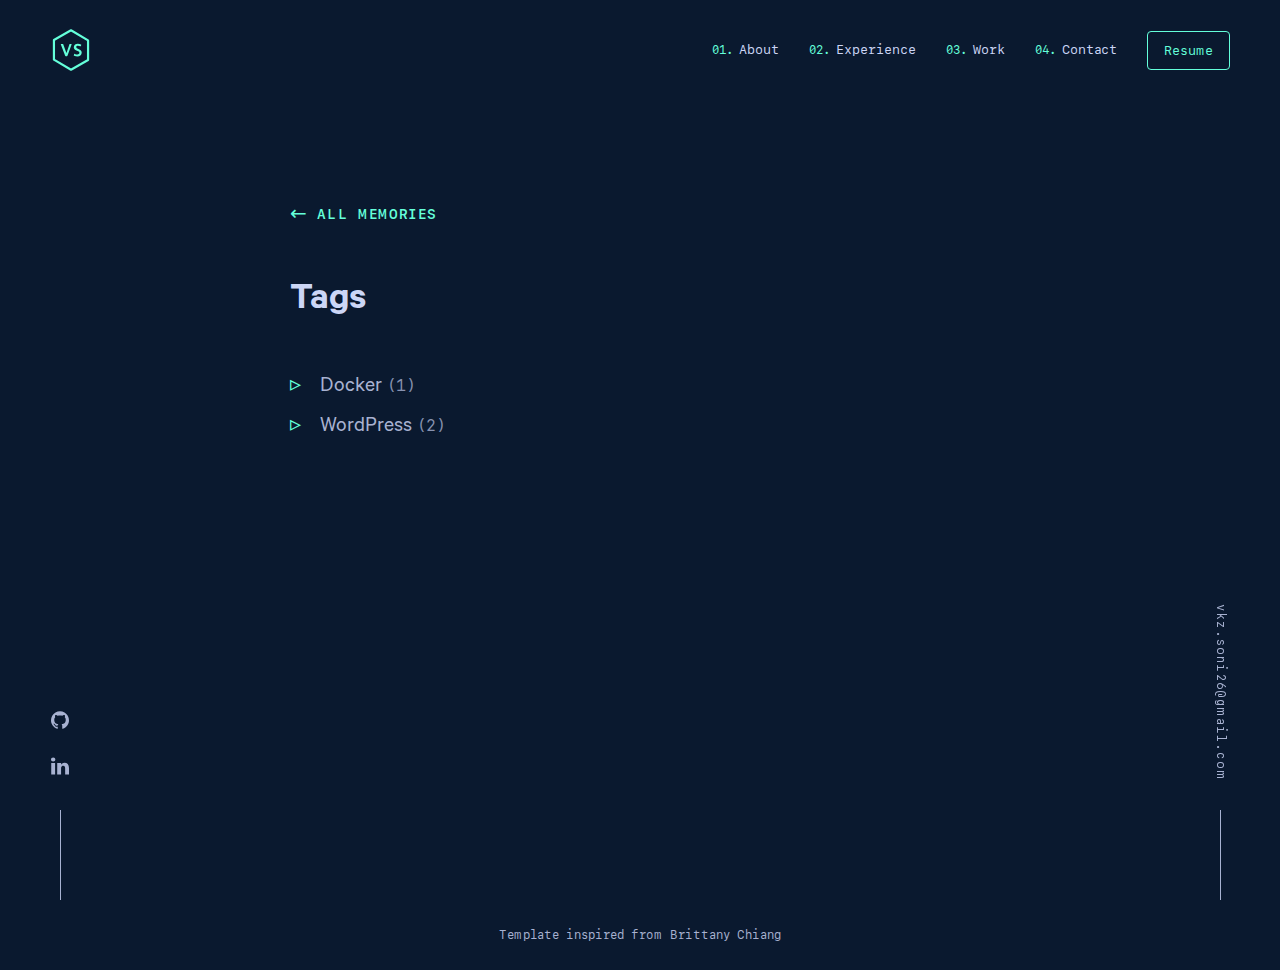
<file: pensieve/tags/index.html>
<!DOCTYPE html><html lang="en"><head><meta charSet="utf-8"/><meta http-equiv="x-ua-compatible" content="ie=edge"/><meta name="viewport" content="width=device-width, initial-scale=1, shrink-to-fit=no"/><meta name="generator" content="Gatsby 2.20.14"/><title data-react-helmet="true">Tags | Vivek Soni</title><meta data-react-helmet="true" name="description" content="Vivek Soni is a software engineer specializing in competitive coding and building websites, applications, and everything in between."/><meta data-react-helmet="true" name="image" content="https://prosaic-26.github.io/og.png"/><meta data-react-helmet="true" property="og:title" content="Vivek Soni"/><meta data-react-helmet="true" property="og:description" content="Vivek Soni is a software engineer specializing in competitive coding and building websites, applications, and everything in between."/><meta data-react-helmet="true" property="og:image" content="https://prosaic-26.github.io/og.png"/><meta data-react-helmet="true" property="og:url" content="https://prosaic-26.github.io/pensieve/tags/"/><meta data-react-helmet="true" property="og:type" content="website"/><meta data-react-helmet="true" name="twitter:card" content="summary_large_image"/><meta data-react-helmet="true" name="twitter:creator"/><meta data-react-helmet="true" name="twitter:title" content="Vivek Soni"/><meta data-react-helmet="true" name="twitter:description" content="Vivek Soni is a software engineer specializing in competitive coding and building websites, applications, and everything in between."/><meta data-react-helmet="true" name="twitter:image" content="https://prosaic-26.github.io/og.png"/><meta data-react-helmet="true" name="google-site-verification" content="DCl7VAf9tcz6eD9gb67NfkNnJ1PKRNcg8qQiwpbx9Lk"/><style data-styled="cHvtLI eEindp evNERi jFObVk fKMyOA cHXrrN cwCTVv llpETB hbGQwI dFJNST cjSXXo ixAmSv coIAxe NzDYc kZcFdB fyvHnO" data-styled-version="4.4.1">
/* sc-component-id: sc-global-2217761558 */
@font-face{font-family:'Calibre';src:url(/static/Calibre-Regular-b63c62e591d0c8fbe2c8f009883346d5.woff2) format('woff2'), url(/static/Calibre-Regular-e08232148510aade507c2af9bb66acd0.woff) format('woff');font-weight:400;font-style:normal;font-display:auto;} @font-face{font-family:'Calibre';src:url(/static/Calibre-Medium-46b36969c7bb1d7ed4c8253e8f274788.woff2) format('woff2'), url(/static/Calibre-Medium-115d37180a9c07e2f480ca81b032babe.woff) format('woff');font-weight:500;font-style:normal;font-display:auto;} @font-face{font-family:'Calibre';src:url(/static/Calibre-Semibold-d8b856473a51d7eec2a9bccf2fbea54c.woff2) format('woff2'), url(/static/Calibre-Semibold-347808401d7a6607ff9a86897aec0a39.woff) format('woff');font-weight:600;font-style:normal;font-display:auto;} @font-face{font-family:'Calibre';src:url(/static/Calibre-RegularItalic-35657aa2d12ff78e3d8a8a5ba28c2c35.woff2) format('woff2'), url(/static/Calibre-RegularItalic-3a445970c7bcd6b102ac6bd60178b0bc.woff) format('woff');font-weight:400;font-style:italic;font-display:auto;} @font-face{font-family:'Calibre';src:url(/static/Calibre-MediumItalic-3df14639dd2cb07c83bd39707d70910f.woff2) format('woff2'), url(/static/Calibre-MediumItalic-4afe8032c647b57de924543c052e0ee4.woff) format('woff');font-weight:500;font-style:italic;font-display:auto;} @font-face{font-family:'Calibre';src:url(/static/Calibre-SemiboldItalic-8f3e4b3eaed73e67bbc4fc81f308a35f.woff2) format('woff2'), url(/static/Calibre-SemiboldItalic-6473be72d5216d0ec21d273af09b9fa3.woff) format('woff');font-weight:600;font-style:italic;font-display:auto;} @font-face{font-family:'SF Mono';src:url(/static/SFMono-Regular-7faa66605357721067fe1b07d9103015.woff2) format('woff2'), url(/static/SFMono-Regular-d59c1702c527525e9939ba06166a3750.woff) format('woff');font-weight:400;font-style:normal;font-display:auto;} @font-face{font-family:'SF Mono';src:url(/static/SFMono-Semibold-cebe2bfbe8a283427e3c5ad8a1b8ae2f.woff2) format('woff2'), url(/static/SFMono-Semibold-2d4bff46a7a9ba9dc7701f75726a7815.woff) format('woff');font-weight:600;font-style:normal;font-display:auto;} @font-face{font-family:'SF Mono';src:url(/static/SFMono-RegularItalic-bb1fc3ab1772befac3587b30ca876a09.woff2) format('woff2'), url(/static/SFMono-RegularItalic-502441ff6ee56a1df1558e8461050a46.woff) format('woff');font-weight:400;font-style:italic;font-display:auto;} @font-face{font-family:'SF Mono';src:url(/static/SFMono-SemiboldItalic-2fd68bed64aeaceadc6402efc4d82767.woff2) format('woff2'), url(/static/SFMono-SemiboldItalic-41da0311eaa7077546785a822a6ba21a.woff) format('woff');font-weight:600;font-style:italic;font-display:auto;} :root{--dark-navy:#020c1b;--navy:#0a192f;--light-navy:#172a45;--lightest-navy:#303C55;--navy-shadow:rgba(2,12,27,0.7);--slate:#8892b0;--light-slate:#a8b2d1;--lightest-slate:#ccd6f6;--white:#e6f1ff;--green:#64ffda;--green-tint:rgba(100,255,218,0.1);--font-sans:'Calibre','San Francisco','SF Pro Text',-apple-system,system-ui,sans-serif;--font-mono:'SF Mono','Fira Code','Fira Mono','Roboto Mono',monospace;--fz-xxs:12px;--fz-xs:13px;--fz-sm:14px;--fz-md:16px;--fz-lg:18px;--fz-xl:20px;--fz-xxl:22px;--fz-heading:32px;--border-radius:4px;--nav-height:100px;--nav-scroll-height:70px;--tab-height:42px;--tab-width:120px;--easing:cubic-bezier(0.645,0.045,0.355,1);--transition:all 0.25s cubic-bezier(0.645,0.045,0.355,1);--hamburger-width:30px;--ham-before:top 0.1s ease-in 0.25s,opacity 0.1s ease-in;--ham-before-active:top 0.1s ease-out,opacity 0.1s ease-out 0.12s;--ham-after:bottom 0.1s ease-in 0.25s,transform 0.22s cubic-bezier(0.55,0.055,0.675,0.19);--ham-after-active:bottom 0.1s ease-out,transform 0.22s cubic-bezier(0.215,0.61,0.355,1) 0.12s;} html{box-sizing:border-box;width:100%;} *,*:before,*:after{box-sizing:inherit;} ::selection{background-color:var(--slate);color:var(--lightest-slate);} body{margin:0;width:100%;min-height:100%;overflow-x:hidden;-moz-osx-font-smoothing:grayscale;-webkit-font-smoothing:antialiased;background-color:var(--navy);color:var(--slate);font-family:var(--font-sans);font-size:var(--fz-xl);line-height:1.3;} @media (max-width:480px){body{font-size:var(--fz-lg);}} body.hidden{overflow:hidden;} body.blur{overflow:hidden;} body.blur header{background-color:transparent;} body.blur #content > *{-webkit-filter:blur(5px) brightness(0.7);filter:blur(5px) brightness(0.7);-webkit-transition:var(--transition);transition:var(--transition);pointer-events:none;-webkit-user-select:none;-moz-user-select:none;-ms-user-select:none;user-select:none;} #root{min-height:100vh;display:grid;grid-template-rows:1fr auto;grid-template-columns:100%;} main{margin:0 auto;width:100%;max-width:1600px;min-height:100vh;padding:200px 150px;} @media (max-width:1080px){main{padding:200px 100px;}} @media (max-width:768px){main{padding:150px 50px;}} @media (max-width:480px){main{padding:125px 25px;}} main.fillHeight{padding:0 150px;} @media (max-width:1080px){main.fillHeight{padding:0 100px;}} @media (max-width:768px){main.fillHeight{padding:0 50px;}} @media (max-width:480px){main.fillHeight{padding:0 25px;}} section{margin:0 auto;padding:100px 0;max-width:1000px;} @media (max-width:768px){section{padding:80px 0;}} @media (max-width:480px){section{padding:60px 0;}} h1,h2,h3,h4,h5,h6{margin:0 0 10px 0;font-weight:600;color:var(--lightest-slate);line-height:1.1;} .big-heading{margin:0;font-size:clamp(40px,8vw,80px);} .medium-heading{margin:0;font-size:clamp(40px,8vw,60px);} .numbered-heading{display:-webkit-box;display:-webkit-flex;display:-ms-flexbox;display:flex;-webkit-align-items:center;-webkit-box-align:center;-ms-flex-align:center;align-items:center;position:relative;margin:10px 0 40px;width:100%;font-size:clamp(26px,5vw,var(--fz-heading));white-space:nowrap;} .numbered-heading:before{position:relative;bottom:4px;counter-increment:section;content:'0' counter(section) '.';margin-right:10px;color:var(--green);font-family:var(--font-mono);font-size:clamp(var(--fz-md),3vw,var(--fz-xl));font-weight:400;} @media (max-width:480px){.numbered-heading:before{margin-bottom:-3px;margin-right:5px;}} .numbered-heading:after{content:'';display:block;position:relative;top:-5px;width:300px;height:1px;margin-left:20px;background-color:var(--lightest-navy);} @media (max-width:1080px){.numbered-heading:after{width:200px;}} @media (max-width:768px){.numbered-heading:after{width:100%;}} @media (max-width:600px){.numbered-heading:after{margin-left:10px;}} img,svg,.gatsby-image-wrapper{width:100%;max-width:100%;vertical-align:middle;} img[alt=""],img:not([alt]){-webkit-filter:blur(5px);filter:blur(5px);} svg{width:100%;height:100%;fill:currentColor;vertical-align:middle;} a{display:inline-block;-webkit-text-decoration:none;text-decoration:none;-webkit-text-decoration-skip-ink:auto;text-decoration-skip-ink:auto;color:inherit;position:relative;-webkit-transition:var(--transition);transition:var(--transition);cursor:pointer;} a:hover,a:focus{color:var(--green);} a.inline-link{display:inline-block;-webkit-text-decoration:none;text-decoration:none;-webkit-text-decoration-skip-ink:auto;text-decoration-skip-ink:auto;position:relative;-webkit-transition:var(--transition);transition:var(--transition);cursor:pointer;color:var(--green);} a.inline-link:hover,a.inline-link:focus,a.inline-link:active{color:var(--green);outline:0;} a.inline-link:hover:after,a.inline-link:focus:after,a.inline-link:active:after{width:100%;} a.inline-link:hover > *,a.inline-link:focus > *,a.inline-link:active > *{color:var(--green) !important;-webkit-transition:var(--transition);transition:var(--transition);} a.inline-link:after{content:'';display:block;width:0;height:1px;position:relative;bottom:0.37em;background-color:var(--green);-webkit-transition:var(--transition);transition:var(--transition);opacity:0.5;} button{cursor:pointer;border:0;border-radius:0;} input,textarea{border-radius:0;outline:0;} input:focus,textarea:focus{outline:0;} input:focus::-webkit-input-placeholder,textarea:focus::-webkit-input-placeholder,input:active::-webkit-input-placeholder,textarea:active::-webkit-input-placeholder{opacity:0.5;} input:focus::-moz-placeholder,textarea:focus::-moz-placeholder,input:active::-moz-placeholder,textarea:active::-moz-placeholder{opacity:0.5;} input:focus:-ms-input-placeholder,textarea:focus:-ms-input-placeholder,input:active:-ms-input-placeholder,textarea:active:-ms-input-placeholder{opacity:0.5;} input:focus::placeholder,textarea:focus::placeholder,input:active::placeholder,textarea:active::placeholder{opacity:0.5;} p{margin:0 0 15px 0;} p:last-child,p:last-of-type{margin:0;} p > a{display:inline-block;-webkit-text-decoration:none;text-decoration:none;-webkit-text-decoration-skip-ink:auto;text-decoration-skip-ink:auto;position:relative;-webkit-transition:var(--transition);transition:var(--transition);cursor:pointer;color:var(--green);} p > a:hover,p > a:focus,p > a:active{color:var(--green);outline:0;} p > a:hover:after,p > a:focus:after,p > a:active:after{width:100%;} p > a:hover > *,p > a:focus > *,p > a:active > *{color:var(--green) !important;-webkit-transition:var(--transition);transition:var(--transition);} p > a:after{content:'';display:block;width:0;height:1px;position:relative;bottom:0.37em;background-color:var(--green);-webkit-transition:var(--transition);transition:var(--transition);opacity:0.5;} p > code{background-color:var(--light-navy);color:var(--white);font-size:var(--fz-sm);border-radius:var(--border-radius);padding:0.3em 0.5em;} ul.fancy-list{padding:0;margin:0;list-style:none;font-size:var(--fz-lg);} ul.fancy-list li{position:relative;padding-left:30px;margin-bottom:10px;} ul.fancy-list li:before{content:'▹';position:absolute;left:0;color:var(--green);} blockquote{border-left-color:var(--green);border-left-style:solid;border-left-width:1px;margin-left:0px;margin-right:0px;padding-left:1.5rem;} blockquote p{font-style:italic;font-size:24px;} hr{background-color:var(--lightest-navy);height:1px;border-width:0px;border-style:initial;border-color:initial;border-image:initial;margin:1rem;} code{font-family:var(--font-mono);font-size:var(--fz-md);} #logo{color:var(--green);} .overline{color:var(--green);font-family:var(--font-mono);font-size:var(--fz-md);font-weight:400;} .subtitle{color:var(--green);margin:0 0 20px 0;font-size:var(--fz-md);font-family:var(--font-mono);font-weight:400;line-height:1.5;} @media (max-width:1080px){.subtitle{font-size:var(--fz-sm);}} @media (max-width:768px){.subtitle{font-size:var(--fz-xs);}} .subtitle a{display:inline-block;-webkit-text-decoration:none;text-decoration:none;-webkit-text-decoration-skip-ink:auto;text-decoration-skip-ink:auto;position:relative;-webkit-transition:var(--transition);transition:var(--transition);cursor:pointer;color:var(--green);line-height:1.5;} .subtitle a:hover,.subtitle a:focus,.subtitle a:active{color:var(--green);outline:0;} .subtitle a:hover:after,.subtitle a:focus:after,.subtitle a:active:after{width:100%;} .subtitle a:hover > *,.subtitle a:focus > *,.subtitle a:active > *{color:var(--green) !important;-webkit-transition:var(--transition);transition:var(--transition);} .subtitle a:after{content:'';display:block;width:0;height:1px;position:relative;bottom:0.37em;background-color:var(--green);-webkit-transition:var(--transition);transition:var(--transition);opacity:0.5;} .breadcrumb{display:-webkit-box;display:-webkit-flex;display:-ms-flexbox;display:flex;-webkit-align-items:center;-webkit-box-align:center;-ms-flex-align:center;align-items:center;margin-bottom:50px;color:var(--green);} .breadcrumb .arrow{display:block;margin-right:10px;padding-top:4px;} .breadcrumb a{display:inline-block;-webkit-text-decoration:none;text-decoration:none;-webkit-text-decoration-skip-ink:auto;text-decoration-skip-ink:auto;position:relative;-webkit-transition:var(--transition);transition:var(--transition);cursor:pointer;color:var(--green);font-family:var(--font-mono);font-size:var(--fz-sm);font-weight:600;line-height:1.5;text-transform:uppercase;-webkit-letter-spacing:0.1em;-moz-letter-spacing:0.1em;-ms-letter-spacing:0.1em;letter-spacing:0.1em;} .breadcrumb a:hover,.breadcrumb a:focus,.breadcrumb a:active{color:var(--green);outline:0;} .breadcrumb a:hover:after,.breadcrumb a:focus:after,.breadcrumb a:active:after{width:100%;} .breadcrumb a:hover > *,.breadcrumb a:focus > *,.breadcrumb a:active > *{color:var(--green) !important;-webkit-transition:var(--transition);transition:var(--transition);} .breadcrumb a:after{content:'';display:block;width:0;height:1px;position:relative;bottom:0.37em;background-color:var(--green);-webkit-transition:var(--transition);transition:var(--transition);opacity:0.5;} .gatsby-image-outer-wrapper{height:100%;} .fadeup-enter{opacity:0.01;-webkit-transform:translateY(20px);-ms-transform:translateY(20px);transform:translateY(20px);-webkit-transition:opacity 300ms var(--easing),-webkit-transform 300ms var(--easing);-webkit-transition:opacity 300ms var(--easing),transform 300ms var(--easing);transition:opacity 300ms var(--easing),transform 300ms var(--easing);} .fadeup-enter-active{opacity:1;-webkit-transform:translateY(0px);-ms-transform:translateY(0px);transform:translateY(0px);-webkit-transition:opacity 300ms var(--easing),-webkit-transform 300ms var(--easing);-webkit-transition:opacity 300ms var(--easing),transform 300ms var(--easing);transition:opacity 300ms var(--easing),transform 300ms var(--easing);} .fadedown-enter{opacity:0.01;-webkit-transform:translateY(-20px);-ms-transform:translateY(-20px);transform:translateY(-20px);-webkit-transition:opacity 300ms var(--easing),-webkit-transform 300ms var(--easing);-webkit-transition:opacity 300ms var(--easing),transform 300ms var(--easing);transition:opacity 300ms var(--easing),transform 300ms var(--easing);} .fadedown-enter-active{opacity:1;-webkit-transform:translateY(0px);-ms-transform:translateY(0px);transform:translateY(0px);-webkit-transition:opacity 300ms var(--easing),-webkit-transform 300ms var(--easing);-webkit-transition:opacity 300ms var(--easing),transform 300ms var(--easing);transition:opacity 300ms var(--easing),transform 300ms var(--easing);} .fade-enter{opacity:0;} .fade-enter-active{opacity:1;-webkit-transition:opacity 300ms var(--easing);transition:opacity 300ms var(--easing);} .fade-exit{opacity:1;} .fade-exit-active{opacity:0;-webkit-transition:opacity 300ms var(--easing);transition:opacity 300ms var(--easing);} .gatsby-highlight{background-color:#112340;border-radius:var(--border-radius);margin:2em 0;padding:1.25em;overflow:auto;position:relative;font-family:var(--font-mono);font-size:var(--fz-md);} .gatsby-highlight code[class*='language-'],.gatsby-highlight pre[class*='language-']{height:auto !important;font-size:var(--fz-sm);line-height:1.5;white-space:pre;word-spacing:normal;word-break:normal;word-wrap:normal;tab-size:2;-webkit-hyphens:none;-moz-hyphens:none;-ms-hyphens:none;hyphens:none;} .gatsby-highlight pre[class*='language-']{background-color:transparent;margin:0;padding:0;overflow:initial;float:left;min-width:100%;padding-top:2em;} .gatsby-code-title{padding:1em 1.5em;font-family:var(--font-mono);font-size:var(--fz-xs);background-color:#112340;color:#a2aabc;border-top-left-radius:var(--border-radius);border-top-right-radius:var(--border-radius);border-bottom:1px solid #1d2d50;} .gatsby-code-title + .gatsby-highlight{margin-top:0;border-top-left-radius:0;border-top-right-radius:0;} .gatsby-highlight-code-line{display:block;background-color:#1d2d50;border-left:2px solid var(--green);padding-left:calc(1em + 2px);padding-right:1em;margin-right:-1.35em;margin-left:-1.35em;} .gatsby-highlight pre[class*='language-']::before{background:var(--lightest-navy);color:var(--white);font-size:var(--fz-xxs);font-family:var(--font-mono);line-height:1.5;-webkit-letter-spacing:0.1em;-moz-letter-spacing:0.1em;-ms-letter-spacing:0.1em;letter-spacing:0.1em;text-transform:uppercase;border-radius:0 0 3px 3px;position:absolute;top:0;left:1.25rem;padding:0.25rem 0.5rem;} .gatsby-highlight pre[class='language-javascript']::before{content:'js';} .gatsby-highlight pre[class='language-js']::before{content:'js';} .gatsby-highlight pre[class='language-jsx']::before{content:'jsx';} .gatsby-highlight pre[class='language-graphql']::before{content:'GraphQL';} .gatsby-highlight pre[class='language-html']::before{content:'html';} .gatsby-highlight pre[class='language-css']::before{content:'css';} .gatsby-highlight pre[class='language-mdx']::before{content:'mdx';} .gatsby-highlight pre[class='language-shell']::before{content:'shell';} .gatsby-highlight pre[class='language-sh']::before{content:'sh';} .gatsby-highlight pre[class='language-bash']::before{content:'bash';} .gatsby-highlight pre[class='language-yaml']::before{content:'yaml';} .gatsby-highlight pre[class='language-markdown']::before{content:'md';} .gatsby-highlight pre[class='language-json']::before,.gatsby-highlight pre[class='language-json5']::before{content:'json';} .gatsby-highlight pre[class='language-diff']::before{content:'diff';} .gatsby-highlight pre[class='language-text']::before{content:'text';} .gatsby-highlight pre[class='language-flow']::before{content:'flow';} .token{display:inline;} .token.comment,.token.block-comment,.token.prolog,.token.doctype,.token.cdata{color:#8695b799;} .token.punctuation{color:#a2aabc;} .token.namespace,.token.deleted{color:#ef6b73;} .token.function-name,.token.function,.token.class-name,.token.constant,.token.symbol{color:#ffd580;} .token.attr-name,.token.operator,.token.rule{color:#ffae57;} .token.keyword,.token.boolean,.token.number,.token.property{color:#c3a6ff;} .token.tag,.token.selector,.token.important,.token.atrule,.token.builtin,.token.entity,.token.url{color:#5ccfe6;} .token.string,.token.char,.token.attr-value,.token.regex,.token.variable,.token.inserted{color:#bae67e;} .token.important,.token.bold{font-weight:600;} .token.italic{font-style:italic;} .token.entity{cursor:help;} .namespace{opacity:0.7;}
/* sc-component-id: layout__SkipToContentLink-sc-1yw8zls-0 */
.cHvtLI{position:absolute;top:auto;left:-999px;width:1px;height:1px;overflow:hidden;z-index:-99;} .cHvtLI:focus,.cHvtLI:active{top:0;left:0;width:auto;height:auto;padding:18px 23px;outline:0;border-radius:var(--border-radius);background-color:var(--light-navy);color:var(--green);font-family:var(--font-mono);font-size:var(--fz-sm);line-height:1;-webkit-text-decoration:none;text-decoration:none;cursor:pointer;overflow:auto;-webkit-transition:var(--transition);transition:var(--transition);z-index:99;}
/* sc-component-id: layout__StyledContent-sc-1yw8zls-1 */
.eEindp{display:-webkit-box;display:-webkit-flex;display:-ms-flexbox;display:flex;-webkit-flex-direction:column;-ms-flex-direction:column;flex-direction:column;min-height:100vh;}
/* sc-component-id: nav__StyledHeader-ghklvd-0 */
.evNERi{display:-webkit-box;display:-webkit-flex;display:-ms-flexbox;display:flex;-webkit-box-pack:justify;-webkit-justify-content:space-between;-ms-flex-pack:justify;justify-content:space-between;-webkit-align-items:center;-webkit-box-align:center;-ms-flex-align:center;align-items:center;position:fixed;top:0;z-index:11;padding:0px 50px;width:100%;height:var(--nav-height);background-color:var(--navy);-webkit-filter:none !important;filter:none !important;pointer-events:auto !important;-webkit-user-select:auto !important;-moz-user-select:auto !important;-ms-user-select:auto !important;user-select:auto !important;-webkit-backdrop-filter:blur(10px);backdrop-filter:blur(10px);-webkit-transition:var(--transition);transition:var(--transition);} @media (max-width:1080px){.evNERi{padding:0 40px;}} @media (max-width:768px){.evNERi{padding:0 25px;}}
/* sc-component-id: nav__StyledNav-ghklvd-1 */
.jFObVk{display:-webkit-box;display:-webkit-flex;display:-ms-flexbox;display:flex;-webkit-box-pack:justify;-webkit-justify-content:space-between;-ms-flex-pack:justify;justify-content:space-between;-webkit-align-items:center;-webkit-box-align:center;-ms-flex-align:center;align-items:center;position:relative;width:100%;color:var(--lightest-slate);font-family:var(--font-mono);counter-reset:item 0;z-index:12;} .jFObVk .logo{display:-webkit-box;display:-webkit-flex;display:-ms-flexbox;display:flex;-webkit-box-pack:center;-webkit-justify-content:center;-ms-flex-pack:center;justify-content:center;-webkit-align-items:center;-webkit-box-align:center;-ms-flex-align:center;align-items:center;} .jFObVk .logo a{color:var(--green);width:42px;height:42px;} .jFObVk .logo a:hover svg,.jFObVk .logo a:focus svg{fill:var(--green-tint);} .jFObVk .logo a svg{fill:none;-webkit-transition:var(--transition);transition:var(--transition);-webkit-user-select:none;-moz-user-select:none;-ms-user-select:none;user-select:none;}
/* sc-component-id: nav__StyledLinks-ghklvd-2 */
.fKMyOA{display:-webkit-box;display:-webkit-flex;display:-ms-flexbox;display:flex;-webkit-align-items:center;-webkit-box-align:center;-ms-flex-align:center;align-items:center;} @media (max-width:768px){.fKMyOA{display:none;}} .fKMyOA ol{display:-webkit-box;display:-webkit-flex;display:-ms-flexbox;display:flex;-webkit-box-pack:justify;-webkit-justify-content:space-between;-ms-flex-pack:justify;justify-content:space-between;-webkit-align-items:center;-webkit-box-align:center;-ms-flex-align:center;align-items:center;padding:0;margin:0;list-style:none;} .fKMyOA ol li{margin:0 5px;position:relative;counter-increment:item 1;font-size:var(--fz-xs);} .fKMyOA ol li a{padding:10px;} .fKMyOA ol li a:before{content:'0' counter(item) '.';margin-right:5px;color:var(--green);font-size:var(--fz-xxs);text-align:right;} .fKMyOA .resume-button{color:var(--green);background-color:transparent;border:1px solid var(--green);border-radius:var(--border-radius);padding:0.75rem 1rem;font-size:var(--fz-xs);font-family:var(--font-mono);line-height:1;-webkit-text-decoration:none;text-decoration:none;cursor:pointer;-webkit-transition:var(--transition);transition:var(--transition);margin-left:15px;font-size:var(--fz-xs);} .fKMyOA .resume-button:hover,.fKMyOA .resume-button:focus,.fKMyOA .resume-button:active{background-color:var(--green-tint);} .fKMyOA .resume-button:after{display:none !important;}
/* sc-component-id: menu__StyledMenu-sdn9y6-0 */
.cHXrrN{display:none;} @media (max-width:768px){.cHXrrN{display:block;}}
/* sc-component-id: menu__StyledHamburgerButton-sdn9y6-1 */
.cwCTVv{display:none;} @media (max-width:768px){.cwCTVv{display:-webkit-box;display:-webkit-flex;display:-ms-flexbox;display:flex;-webkit-box-pack:center;-webkit-justify-content:center;-ms-flex-pack:center;justify-content:center;-webkit-align-items:center;-webkit-box-align:center;-ms-flex-align:center;align-items:center;position:relative;z-index:10;margin-right:-15px;padding:15px;border:0;background-color:transparent;color:inherit;text-transform:none;-webkit-transition-timing-function:linear;transition-timing-function:linear;-webkit-transition-duration:0.15s;transition-duration:0.15s;-webkit-transition-property:opacity,filter;transition-property:opacity,filter;}} .cwCTVv .ham-box{display:inline-block;position:relative;width:var(--hamburger-width);height:24px;} .cwCTVv .ham-box-inner{position:absolute;top:50%;right:0;width:var(--hamburger-width);height:2px;border-radius:var(--border-radius);background-color:var(--green);-webkit-transition-duration:0.22s;transition-duration:0.22s;-webkit-transition-property:-webkit-transform;-webkit-transition-property:transform;transition-property:transform;-webkit-transition-delay:0s;transition-delay:0s;-webkit-transform:rotate(0deg);-ms-transform:rotate(0deg);transform:rotate(0deg);-webkit-transition-timing-function:cubic-bezier( 0.55,0.055,0.675,0.19 );transition-timing-function:cubic-bezier( 0.55,0.055,0.675,0.19 );} .cwCTVv .ham-box-inner:before,.cwCTVv .ham-box-inner:after{content:'';display:block;position:absolute;left:auto;right:0;width:var(--hamburger-width);height:2px;border-radius:4px;background-color:var(--green);-webkit-transition-timing-function:ease;transition-timing-function:ease;-webkit-transition-duration:0.15s;transition-duration:0.15s;-webkit-transition-property:-webkit-transform;-webkit-transition-property:transform;transition-property:transform;} .cwCTVv .ham-box-inner:before{width:120%;top:-10px;opacity:1;-webkit-transition:var(--ham-before);transition:var(--ham-before);} .cwCTVv .ham-box-inner:after{width:80%;bottom:-10px;-webkit-transform:rotate(0);-ms-transform:rotate(0);transform:rotate(0);-webkit-transition:var(--ham-after);transition:var(--ham-after);}
/* sc-component-id: menu__StyledSidebar-sdn9y6-2 */
.llpETB{display:none;} @media (max-width:768px){.llpETB{display:-webkit-box;display:-webkit-flex;display:-ms-flexbox;display:flex;-webkit-box-pack:center;-webkit-justify-content:center;-ms-flex-pack:center;justify-content:center;-webkit-align-items:center;-webkit-box-align:center;-ms-flex-align:center;align-items:center;position:fixed;top:0;bottom:0;right:0;padding:50px 10px;width:min(75vw,400px);height:100vh;outline:0;background-color:var(--light-navy);box-shadow:-10px 0px 30px -15px var(--navy-shadow);z-index:9;-webkit-transform:translateX(100vw);-ms-transform:translateX(100vw);transform:translateX(100vw);visibility:hidden;-webkit-transition:var(--transition);transition:var(--transition);}} .llpETB nav{display:-webkit-box;display:-webkit-flex;display:-ms-flexbox;display:flex;-webkit-box-pack:justify;-webkit-justify-content:space-between;-ms-flex-pack:justify;justify-content:space-between;-webkit-align-items:center;-webkit-box-align:center;-ms-flex-align:center;align-items:center;width:100%;-webkit-flex-direction:column;-ms-flex-direction:column;flex-direction:column;color:var(--lightest-slate);font-family:var(--font-mono);text-align:center;} .llpETB ol{padding:0;margin:0;list-style:none;width:100%;} .llpETB ol li{position:relative;margin:0 auto 20px;counter-increment:item 1;font-size:clamp(var(--fz-sm),4vw,var(--fz-lg));} @media (max-width:600px){.llpETB ol li{margin:0 auto 10px;}} .llpETB ol li:before{content:'0' counter(item) '.';display:block;margin-bottom:5px;color:var(--green);font-size:var(--fz-sm);} .llpETB ol a{display:inline-block;-webkit-text-decoration:none;text-decoration:none;-webkit-text-decoration-skip-ink:auto;text-decoration-skip-ink:auto;color:inherit;position:relative;-webkit-transition:var(--transition);transition:var(--transition);cursor:pointer;width:100%;padding:3px 20px 20px;} .llpETB ol a:hover,.llpETB ol a:active,.llpETB ol a:focus{color:var(--green);outline:0;} .llpETB .resume-link{color:var(--green);background-color:transparent;border:1px solid var(--green);border-radius:var(--border-radius);padding:1.25rem 1.75rem;font-size:var(--fz-sm);font-family:var(--font-mono);line-height:1;-webkit-text-decoration:none;text-decoration:none;cursor:pointer;-webkit-transition:var(--transition);transition:var(--transition);padding:18px 50px;margin:10% auto 0;width:-webkit-max-content;width:-moz-max-content;width:max-content;} .llpETB .resume-link:hover,.llpETB .resume-link:focus,.llpETB .resume-link:active{background-color:var(--green-tint);} .llpETB .resume-link:after{display:none !important;}
/* sc-component-id: side__StyledSideElement-sc-1duznzb-0 */
.hbGQwI{width:40px;position:fixed;bottom:0;left:40px;right:auto;z-index:10;color:var(--light-slate);} @media (max-width:1080px){.hbGQwI{left:20px;right:auto;}} @media (max-width:768px){.hbGQwI{display:none;}}.dFJNST{width:40px;position:fixed;bottom:0;left:auto;right:40px;z-index:10;color:var(--light-slate);} @media (max-width:1080px){.dFJNST{left:auto;right:20px;}} @media (max-width:768px){.dFJNST{display:none;}}
/* sc-component-id: social__StyledSocialList-anu6nt-0 */
.cjSXXo{display:-webkit-box;display:-webkit-flex;display:-ms-flexbox;display:flex;-webkit-flex-direction:column;-ms-flex-direction:column;flex-direction:column;-webkit-align-items:center;-webkit-box-align:center;-ms-flex-align:center;align-items:center;margin:0;padding:0;list-style:none;} .cjSXXo:after{content:'';display:block;width:1px;height:90px;margin:0 auto;background-color:var(--light-slate);} .cjSXXo li{padding:10px;} .cjSXXo li:last-of-type{margin-bottom:20px;} .cjSXXo li a:hover,.cjSXXo li a:focus{-webkit-transform:translateY(-3px);-ms-transform:translateY(-3px);transform:translateY(-3px);} .cjSXXo li a svg{width:18px;height:18px;}
/* sc-component-id: email__StyledLinkWrapper-sc-2epoq-0 */
.ixAmSv{display:-webkit-box;display:-webkit-flex;display:-ms-flexbox;display:flex;-webkit-flex-direction:column;-ms-flex-direction:column;flex-direction:column;-webkit-align-items:center;-webkit-box-align:center;-ms-flex-align:center;align-items:center;position:relative;} .ixAmSv:after{content:'';display:block;width:1px;height:90px;margin:0 auto;background-color:var(--light-slate);} .ixAmSv a{margin:20px auto;padding:10px;font-family:var(--font-mono);font-size:var(--fz-xxs);-webkit-letter-spacing:0.1em;-moz-letter-spacing:0.1em;-ms-letter-spacing:0.1em;letter-spacing:0.1em;-webkit-writing-mode:vertical-rl;-ms-writing-mode:tb-rl;writing-mode:vertical-rl;} .ixAmSv a:hover,.ixAmSv a:focus{-webkit-transform:translateY(-3px);-ms-transform:translateY(-3px);transform:translateY(-3px);}
/* sc-component-id: footer__StyledFooter-sc-4jwnt4-0 */
.NzDYc{display:-webkit-box;display:-webkit-flex;display:-ms-flexbox;display:flex;-webkit-box-pack:center;-webkit-justify-content:center;-ms-flex-pack:center;justify-content:center;-webkit-align-items:center;-webkit-box-align:center;-ms-flex-align:center;align-items:center;-webkit-flex-direction:column;-ms-flex-direction:column;flex-direction:column;height:auto;min-height:70px;padding:15px;text-align:center;}
/* sc-component-id: footer__StyledSocialLinks-sc-4jwnt4-1 */
.kZcFdB{display:none;} @media (max-width:768px){.kZcFdB{display:block;width:100%;max-width:270px;margin:0 auto 10px;color:var(--light-slate);}} .kZcFdB ul{display:-webkit-box;display:-webkit-flex;display:-ms-flexbox;display:flex;-webkit-box-pack:justify;-webkit-justify-content:space-between;-ms-flex-pack:justify;justify-content:space-between;-webkit-align-items:center;-webkit-box-align:center;-ms-flex-align:center;align-items:center;padding:0;margin:0;list-style:none;} .kZcFdB ul a{padding:10px;} .kZcFdB ul a svg{width:20px;height:20px;}
/* sc-component-id: footer__StyledCredit-sc-4jwnt4-2 */
.fyvHnO{color:var(--light-slate);font-family:var(--font-mono);font-size:var(--fz-xxs);line-height:1;} .fyvHnO a{padding:10px;} .fyvHnO .github-stats{margin-top:10px;} .fyvHnO .github-stats > span{display:-webkit-inline-box;display:-webkit-inline-flex;display:-ms-inline-flexbox;display:inline-flex;-webkit-align-items:center;-webkit-box-align:center;-ms-flex-align:center;align-items:center;margin:0 7px;} .fyvHnO .github-stats svg{display:inline-block;width:auto;height:15px;margin-right:5px;}
/* sc-component-id: tags__StyledTagsContainer-sc-3n25qs-0 */
.coIAxe{max-width:1000px;} .coIAxe h1{margin-bottom:50px;} .coIAxe ul{color:var(--light-slate);} .coIAxe ul li{font-size:var(--fz-xxl);} .coIAxe ul li a{color:var(--light-slate);} .coIAxe ul li a .count{color:var(--slate);font-family:var(--font-mono);font-size:var(--fz-md);}</style><link rel="sitemap" type="application/xml" href="/sitemap.xml"/><link rel="icon" href="/icons/icon-48x48.png?v=a3dc063816a82ea7690f128745465708"/><link rel="manifest" href="/manifest.webmanifest"/><meta name="theme-color" content="#0a192f"/><link rel="apple-touch-icon" sizes="48x48" href="/icons/icon-48x48.png?v=a3dc063816a82ea7690f128745465708"/><link rel="apple-touch-icon" sizes="72x72" href="/icons/icon-72x72.png?v=a3dc063816a82ea7690f128745465708"/><link rel="apple-touch-icon" sizes="96x96" href="/icons/icon-96x96.png?v=a3dc063816a82ea7690f128745465708"/><link rel="apple-touch-icon" sizes="144x144" href="/icons/icon-144x144.png?v=a3dc063816a82ea7690f128745465708"/><link rel="apple-touch-icon" sizes="192x192" href="/icons/icon-192x192.png?v=a3dc063816a82ea7690f128745465708"/><link rel="apple-touch-icon" sizes="256x256" href="/icons/icon-256x256.png?v=a3dc063816a82ea7690f128745465708"/><link rel="apple-touch-icon" sizes="384x384" href="/icons/icon-384x384.png?v=a3dc063816a82ea7690f128745465708"/><link rel="apple-touch-icon" sizes="512x512" href="/icons/icon-512x512.png?v=a3dc063816a82ea7690f128745465708"/><link rel="preconnect dns-prefetch" href="https://www.google-analytics.com"/><link as="script" rel="preload" href="/5095f2faf3496f1b7cf2ac65aad050cbc717db5e-a4e7b0c0736ee45f7b58.js"/><link as="script" rel="preload" href="/component---src-pages-pensieve-tags-js-4555113013dc7c2562ed.js"/><link as="script" rel="preload" href="/1d3036f18f3eba379cd7bfb8092b2b48b04ff234-11a0a42e2b8a66d38001.js"/><link as="script" rel="preload" href="/app-8907722d0c43506c4609.js"/><link as="script" rel="preload" href="/framework-3321703c33570853116c.js"/><link as="script" rel="preload" href="/webpack-runtime-4729e53d9ad60db5b1cf.js"/><link as="fetch" rel="preload" href="/page-data/pensieve/tags/page-data.json" crossorigin="anonymous"/><link as="fetch" rel="preload" href="/page-data/app-data.json" crossorigin="anonymous"/></head><body class=""><div id="___gatsby"><div style="outline:none" tabindex="-1" id="gatsby-focus-wrapper"><div id="root"><a href="#content" class="layout__SkipToContentLink-sc-1yw8zls-0 cHvtLI">Skip to Content</a><div class="layout__StyledContent-sc-1yw8zls-1 eEindp"><header class="nav__StyledHeader-ghklvd-0 evNERi"><nav class="nav__StyledNav-ghklvd-1 jFObVk"><div class="logo" tabindex="-1"><a aria-label="home" href="/"><svg id="logo" xmlns="http://www.w3.org/2000/svg" role="img" viewBox="0 0 84 96"><title>Logo</title><g transform="translate(-8.000000, -2.000000)"><g transform="translate(11.000000, 5.000000)"><path d="M40.4,32.02c0,0.12-0.04,0.24-0.08,0.4l-9.4,25.8c-0.2,0.56-0.64,0.88-1.24,0.88l-2.68,0c-0.76,0-1.12-0.32-1.36-1l-9.84-25.56c-0.08-0.16-0.12-0.32-0.12-0.48c0-0.4,0.32-0.64,0.8-0.64l3.52,0c0.84,0,1.24,0.28,1.44,0.84l7.08,19.76l0.12,0l6.68-19.64c0.24-0.72,0.6-0.96,1.52-0.96l2.8,0c0.52,0,0.76,0.24,0.76,0.6z M63.46,51.02c0,5.56-4.52,8.56-9.72,8.56c-2.4,0-5.24-0.44-7.64-1.28c-0.52-0.2-0.68-0.44-0.68-0.76c0-0.16,0-0.32,0.08-0.52l0.84-2.6c0.12-0.4,0.32-0.64,0.72-0.64c0.16,0,0.36,0.04,0.6,0.12c1.88,0.68,3.96,1.2,5.96,1.2c2.16,0,4.6-1.04,4.6-3.56c0-1.84-1.36-2.84-2.92-3.6l-5.2-2.6c-2.84-1.4-4.72-3.76-4.72-6.88c0-4.88,4.8-7.56,9.24-7.56c2.64,0,4.84,0.4,7.16,1.4c0.52,0.24,0.8,0.48,0.8,0.8c0,0.16-0.04,0.32-0.12,0.52l-0.96,2.44c-0.16,0.44-0.4,0.6-0.68,0.6c-0.2,0-0.4-0.08-0.64-0.16c-1.64-0.68-3.68-1.24-5.28-1.24c-1.88,0-4.04,0.8-4.04,3.04c0,1.64,1.52,2.6,2.84,3.24l4.44,2.16c3.16,1.52,5.32,3.64,5.32,7.32z" fill="currentColor"></path><polygon id="Shape" stroke="currentColor" stroke-width="5" stroke-linecap="round" stroke-linejoin="round" points="39 0 0 22 0 67 39 90 78 68 78 23"></polygon></g></g></svg></a></div><div class="nav__StyledLinks-ghklvd-2 fKMyOA"><ol><li style="transition-delay:0ms"><a href="/#about">About</a></li><li style="transition-delay:0ms"><a href="/#jobs">Experience</a></li><li style="transition-delay:0ms"><a href="/#projects">Work</a></li><li style="transition-delay:0ms"><a href="/#contact">Contact</a></li></ol><div style="transition-delay:0ms"><a href="/resume.pdf" class="resume-button">Resume</a></div></div><div class="menu__StyledMenu-sdn9y6-0 cHXrrN"><div><button class="menu__StyledHamburgerButton-sdn9y6-1 cwCTVv"><div class="ham-box"><div class="ham-box-inner"></div></div></button><aside aria-hidden="true" tabindex="-1" class="menu__StyledSidebar-sdn9y6-2 llpETB"><nav><ol><li><a href="/#about">About</a></li><li><a href="/#jobs">Experience</a></li><li><a href="/#projects">Work</a></li><li><a href="/#contact">Contact</a></li></ol><a href="/resume.pdf" class="resume-link">Resume</a></nav></aside></div></div></nav></header><div orientation="left" class="side__StyledSideElement-sc-1duznzb-0 hbGQwI"><ul class="social__StyledSocialList-anu6nt-0 cjSXXo"><li><a href="https://github.com/prosaic-26" aria-label="GitHub"><svg xmlns="http://www.w3.org/2000/svg" role="img" viewBox="0 0 438.549 438.549"><title>GitHub</title><path d="M409.132,114.573c-19.608-33.596-46.205-60.194-79.798-79.8C295.736,15.166,259.057,5.365,219.271,5.365 c-39.781,0-76.472,9.804-110.063,29.408c-33.596,19.605-60.192,46.204-79.8,79.8C9.803,148.168,0,184.854,0,224.63 c0,47.78,13.94,90.745,41.827,128.906c27.884,38.164,63.906,64.572,108.063,79.227c5.14,0.954,8.945,0.283,11.419-1.996 c2.475-2.282,3.711-5.14,3.711-8.562c0-0.571-0.049-5.708-0.144-15.417c-0.098-9.709-0.144-18.179-0.144-25.406l-6.567,1.136 c-4.187,0.767-9.469,1.092-15.846,1c-6.374-0.089-12.991-0.757-19.842-1.999c-6.854-1.231-13.229-4.086-19.13-8.559 c-5.898-4.473-10.085-10.328-12.56-17.556l-2.855-6.57c-1.903-4.374-4.899-9.233-8.992-14.559 c-4.093-5.331-8.232-8.945-12.419-10.848l-1.999-1.431c-1.332-0.951-2.568-2.098-3.711-3.429c-1.142-1.331-1.997-2.663-2.568-3.997 c-0.572-1.335-0.098-2.43,1.427-3.289c1.525-0.859,4.281-1.276,8.28-1.276l5.708,0.853c3.807,0.763,8.516,3.042,14.133,6.851 c5.614,3.806,10.229,8.754,13.846,14.842c4.38,7.806,9.657,13.754,15.846,17.847c6.184,4.093,12.419,6.136,18.699,6.136 c6.28,0,11.704-0.476,16.274-1.423c4.565-0.952,8.848-2.383,12.847-4.285c1.713-12.758,6.377-22.559,13.988-29.41 c-10.848-1.14-20.601-2.857-29.264-5.14c-8.658-2.286-17.605-5.996-26.835-11.14c-9.235-5.137-16.896-11.516-22.985-19.126 c-6.09-7.614-11.088-17.61-14.987-29.979c-3.901-12.374-5.852-26.648-5.852-42.826c0-23.035,7.52-42.637,22.557-58.817 c-7.044-17.318-6.379-36.732,1.997-58.24c5.52-1.715,13.706-0.428,24.554,3.853c10.85,4.283,18.794,7.952,23.84,10.994 c5.046,3.041,9.089,5.618,12.135,7.708c17.705-4.947,35.976-7.421,54.818-7.421s37.117,2.474,54.823,7.421l10.849-6.849 c7.419-4.57,16.18-8.758,26.262-12.565c10.088-3.805,17.802-4.853,23.134-3.138c8.562,21.509,9.325,40.922,2.279,58.24 c15.036,16.18,22.559,35.787,22.559,58.817c0,16.178-1.958,30.497-5.853,42.966c-3.9,12.471-8.941,22.457-15.125,29.979 c-6.191,7.521-13.901,13.85-23.131,18.986c-9.232,5.14-18.182,8.85-26.84,11.136c-8.662,2.286-18.415,4.004-29.263,5.146 c9.894,8.562,14.842,22.077,14.842,40.539v60.237c0,3.422,1.19,6.279,3.572,8.562c2.379,2.279,6.136,2.95,11.276,1.995 c44.163-14.653,80.185-41.062,108.068-79.226c27.88-38.161,41.825-81.126,41.825-128.906 C438.536,184.851,428.728,148.168,409.132,114.573z"></path></svg></a></li><li><a href="https://www.linkedin.com/in/vivek-soni26" aria-label="Linkedin"><svg xmlns="http://www.w3.org/2000/svg" role="img" viewBox="0 0 430.117 430.117"><title>LinkedIn</title><path d="M430.117,261.543V420.56h-92.188V272.193c0-37.271-13.334-62.707-46.703-62.707 c-25.473,0-40.632,17.142-47.301,33.724c-2.432,5.928-3.058,14.179-3.058,22.477V420.56h-92.219c0,0,1.242-251.285,0-277.32h92.21 v39.309c-0.187,0.294-0.43,0.611-0.606,0.896h0.606v-0.896c12.251-18.869,34.13-45.824,83.102-45.824 C384.633,136.724,430.117,176.361,430.117,261.543z M52.183,9.558C20.635,9.558,0,30.251,0,57.463 c0,26.619,20.038,47.94,50.959,47.94h0.616c32.159,0,52.159-21.317,52.159-47.94C103.128,30.251,83.734,9.558,52.183,9.558z M5.477,420.56h92.184v-277.32H5.477V420.56z"></path></svg></a></li></ul></div><div orientation="right" class="side__StyledSideElement-sc-1duznzb-0 dFJNST"><div class="email__StyledLinkWrapper-sc-2epoq-0 ixAmSv"><a href="mailto:vkz.soni26@gmail.com">vkz.soni26@gmail.com</a></div></div><div id="content"><main class="tags__StyledTagsContainer-sc-3n25qs-0 coIAxe"><span class="breadcrumb"><span class="arrow">←</span><a href="/pensieve">All memories</a></span><h1>Tags</h1><ul class="fancy-list"><li><a class="inline-link" href="/pensieve/tags/docker/">Docker<!-- --> <span class="count">(<!-- -->1<!-- -->)</span></a></li><li><a class="inline-link" href="/pensieve/tags/word-press/">WordPress<!-- --> <span class="count">(<!-- -->2<!-- -->)</span></a></li></ul></main><footer class="footer__StyledFooter-sc-4jwnt4-0 NzDYc"><div class="footer__StyledSocialLinks-sc-4jwnt4-1 kZcFdB"><ul><li><a href="https://github.com/prosaic-26" aria-label="GitHub"><svg xmlns="http://www.w3.org/2000/svg" role="img" viewBox="0 0 438.549 438.549"><title>GitHub</title><path d="M409.132,114.573c-19.608-33.596-46.205-60.194-79.798-79.8C295.736,15.166,259.057,5.365,219.271,5.365 c-39.781,0-76.472,9.804-110.063,29.408c-33.596,19.605-60.192,46.204-79.8,79.8C9.803,148.168,0,184.854,0,224.63 c0,47.78,13.94,90.745,41.827,128.906c27.884,38.164,63.906,64.572,108.063,79.227c5.14,0.954,8.945,0.283,11.419-1.996 c2.475-2.282,3.711-5.14,3.711-8.562c0-0.571-0.049-5.708-0.144-15.417c-0.098-9.709-0.144-18.179-0.144-25.406l-6.567,1.136 c-4.187,0.767-9.469,1.092-15.846,1c-6.374-0.089-12.991-0.757-19.842-1.999c-6.854-1.231-13.229-4.086-19.13-8.559 c-5.898-4.473-10.085-10.328-12.56-17.556l-2.855-6.57c-1.903-4.374-4.899-9.233-8.992-14.559 c-4.093-5.331-8.232-8.945-12.419-10.848l-1.999-1.431c-1.332-0.951-2.568-2.098-3.711-3.429c-1.142-1.331-1.997-2.663-2.568-3.997 c-0.572-1.335-0.098-2.43,1.427-3.289c1.525-0.859,4.281-1.276,8.28-1.276l5.708,0.853c3.807,0.763,8.516,3.042,14.133,6.851 c5.614,3.806,10.229,8.754,13.846,14.842c4.38,7.806,9.657,13.754,15.846,17.847c6.184,4.093,12.419,6.136,18.699,6.136 c6.28,0,11.704-0.476,16.274-1.423c4.565-0.952,8.848-2.383,12.847-4.285c1.713-12.758,6.377-22.559,13.988-29.41 c-10.848-1.14-20.601-2.857-29.264-5.14c-8.658-2.286-17.605-5.996-26.835-11.14c-9.235-5.137-16.896-11.516-22.985-19.126 c-6.09-7.614-11.088-17.61-14.987-29.979c-3.901-12.374-5.852-26.648-5.852-42.826c0-23.035,7.52-42.637,22.557-58.817 c-7.044-17.318-6.379-36.732,1.997-58.24c5.52-1.715,13.706-0.428,24.554,3.853c10.85,4.283,18.794,7.952,23.84,10.994 c5.046,3.041,9.089,5.618,12.135,7.708c17.705-4.947,35.976-7.421,54.818-7.421s37.117,2.474,54.823,7.421l10.849-6.849 c7.419-4.57,16.18-8.758,26.262-12.565c10.088-3.805,17.802-4.853,23.134-3.138c8.562,21.509,9.325,40.922,2.279,58.24 c15.036,16.18,22.559,35.787,22.559,58.817c0,16.178-1.958,30.497-5.853,42.966c-3.9,12.471-8.941,22.457-15.125,29.979 c-6.191,7.521-13.901,13.85-23.131,18.986c-9.232,5.14-18.182,8.85-26.84,11.136c-8.662,2.286-18.415,4.004-29.263,5.146 c9.894,8.562,14.842,22.077,14.842,40.539v60.237c0,3.422,1.19,6.279,3.572,8.562c2.379,2.279,6.136,2.95,11.276,1.995 c44.163-14.653,80.185-41.062,108.068-79.226c27.88-38.161,41.825-81.126,41.825-128.906 C438.536,184.851,428.728,148.168,409.132,114.573z"></path></svg></a></li><li><a href="https://www.linkedin.com/in/vivek-soni26" aria-label="Linkedin"><svg xmlns="http://www.w3.org/2000/svg" role="img" viewBox="0 0 430.117 430.117"><title>LinkedIn</title><path d="M430.117,261.543V420.56h-92.188V272.193c0-37.271-13.334-62.707-46.703-62.707 c-25.473,0-40.632,17.142-47.301,33.724c-2.432,5.928-3.058,14.179-3.058,22.477V420.56h-92.219c0,0,1.242-251.285,0-277.32h92.21 v39.309c-0.187,0.294-0.43,0.611-0.606,0.896h0.606v-0.896c12.251-18.869,34.13-45.824,83.102-45.824 C384.633,136.724,430.117,176.361,430.117,261.543z M52.183,9.558C20.635,9.558,0,30.251,0,57.463 c0,26.619,20.038,47.94,50.959,47.94h0.616c32.159,0,52.159-21.317,52.159-47.94C103.128,30.251,83.734,9.558,52.183,9.558z M5.477,420.56h92.184v-277.32H5.477V420.56z"></path></svg></a></li></ul></div><div class="footer__StyledCredit-sc-4jwnt4-2 fyvHnO"><a href="https://github.com/bchiang7/v4"><div>Template inspired from Brittany Chiang</div></a></div></footer></div></div></div></div><div id="gatsby-announcer" style="position:absolute;top:0;width:1px;height:1px;padding:0;overflow:hidden;clip:rect(0, 0, 0, 0);white-space:nowrap;border:0" aria-live="assertive" aria-atomic="true"></div></div><script>
  
  
  if(true) {
    (function(i,s,o,g,r,a,m){i['GoogleAnalyticsObject']=r;i[r]=i[r]||function(){
    (i[r].q=i[r].q||[]).push(arguments)},i[r].l=1*new Date();a=s.createElement(o),
    m=s.getElementsByTagName(o)[0];a.async=1;a.src=g;m.parentNode.insertBefore(a,m)
    })(window,document,'script','https://www.google-analytics.com/analytics.js','ga');
  }
  if (typeof ga === "function") {
    ga('create', 'UA-45666519-2', 'auto', {});
      
      
      
      
      
      }</script><script id="gatsby-script-loader">/*<![CDATA[*/window.pagePath="/pensieve/tags/";/*]]>*/</script><script id="gatsby-chunk-mapping">/*<![CDATA[*/window.___chunkMapping={"app":["/app-8907722d0c43506c4609.js"],"component---cache-caches-gatsby-plugin-offline-app-shell-js":["/component---cache-caches-gatsby-plugin-offline-app-shell-js-b1462017a2c34a95e2b4.js"],"component---src-templates-post-js":["/component---src-templates-post-js-ed8946a05cc1d281b38a.js"],"component---src-templates-tag-js":["/component---src-templates-tag-js-1ecc281f328ad6d06308.js"],"component---src-pages-404-js":["/component---src-pages-404-js-e324fa75d17aa820e48d.js"],"component---src-pages-archive-js":["/component---src-pages-archive-js-d16580533bed7301a01a.js"],"component---src-pages-index-js":["/component---src-pages-index-js-6d9fc6baea5e7a6c9374.js"],"component---src-pages-pensieve-index-js":["/component---src-pages-pensieve-index-js-306dd35b2297df9ba9b0.js"],"component---src-pages-pensieve-tags-js":["/component---src-pages-pensieve-tags-js-4555113013dc7c2562ed.js"]};/*]]>*/</script><script src="/webpack-runtime-4729e53d9ad60db5b1cf.js" async=""></script><script src="/framework-3321703c33570853116c.js" async=""></script><script src="/app-8907722d0c43506c4609.js" async=""></script><script src="/1d3036f18f3eba379cd7bfb8092b2b48b04ff234-11a0a42e2b8a66d38001.js" async=""></script><script src="/component---src-pages-pensieve-tags-js-4555113013dc7c2562ed.js" async=""></script><script src="/5095f2faf3496f1b7cf2ac65aad050cbc717db5e-a4e7b0c0736ee45f7b58.js" async=""></script></body></html>
</file>
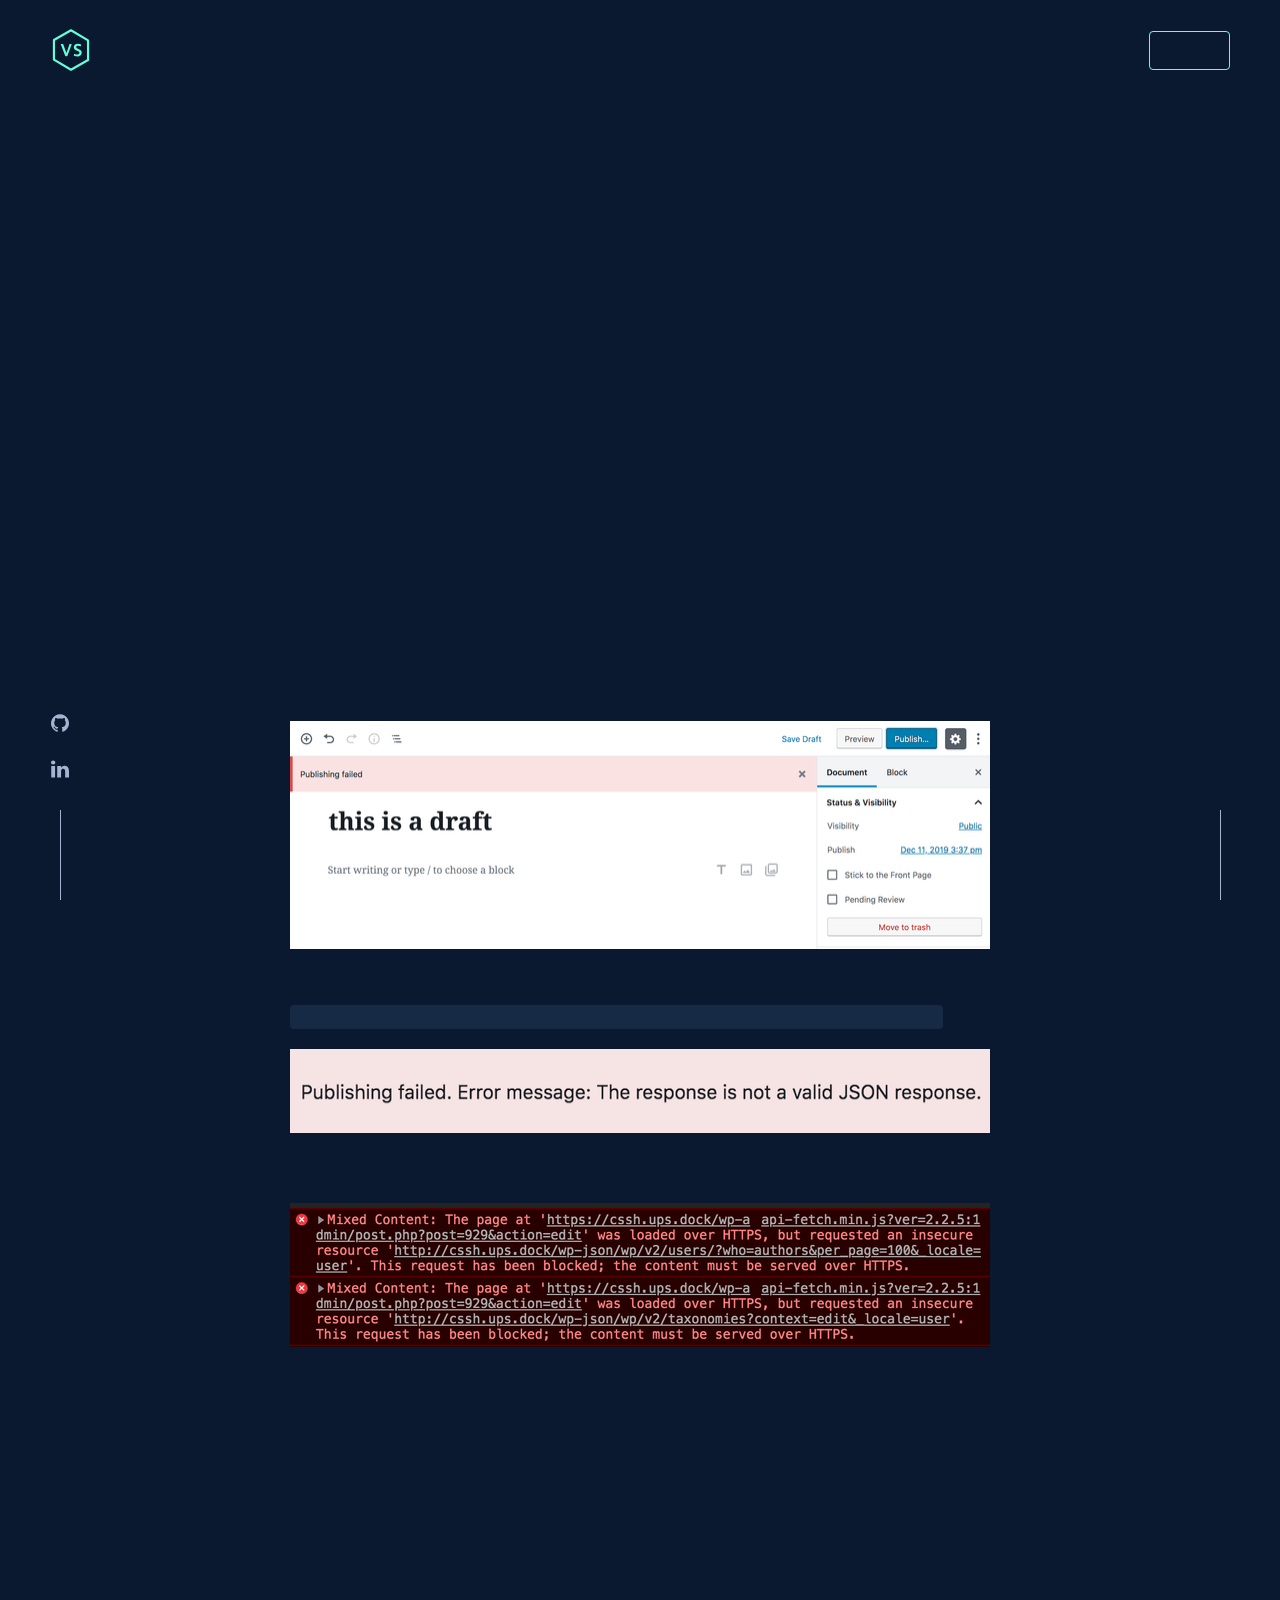
<file: pensieve/wordpress-publish-error/index.html>
<!DOCTYPE html><html lang="en"><head><meta charSet="utf-8"/><meta http-equiv="x-ua-compatible" content="ie=edge"/><meta name="viewport" content="width=device-width, initial-scale=1, shrink-to-fit=no"/><meta name="generator" content="Gatsby 2.20.14"/><title data-react-helmet="true">WordPress Publishing Error | Vivek Soni</title><meta data-react-helmet="true" name="description" content="Vivek Soni is a software engineer specializing in competitive coding and building websites, applications, and everything in between."/><meta data-react-helmet="true" name="image" content="https://prosaic-26.github.io/og.png"/><meta data-react-helmet="true" property="og:title" content="Vivek Soni"/><meta data-react-helmet="true" property="og:description" content="Vivek Soni is a software engineer specializing in competitive coding and building websites, applications, and everything in between."/><meta data-react-helmet="true" property="og:image" content="https://prosaic-26.github.io/og.png"/><meta data-react-helmet="true" property="og:url" content="https://prosaic-26.github.io/pensieve/wordpress-publish-error"/><meta data-react-helmet="true" property="og:type" content="website"/><meta data-react-helmet="true" name="twitter:card" content="summary_large_image"/><meta data-react-helmet="true" name="twitter:creator"/><meta data-react-helmet="true" name="twitter:title" content="Vivek Soni"/><meta data-react-helmet="true" name="twitter:description" content="Vivek Soni is a software engineer specializing in competitive coding and building websites, applications, and everything in between."/><meta data-react-helmet="true" name="twitter:image" content="https://prosaic-26.github.io/og.png"/><meta data-react-helmet="true" name="google-site-verification" content="DCl7VAf9tcz6eD9gb67NfkNnJ1PKRNcg8qQiwpbx9Lk"/><style data-styled="cHvtLI eEindp evNERi jFObVk fKMyOA cHXrrN cwCTVv llpETB hbGQwI dFJNST cjSXXo ixAmSv hbbFps ijwVxL diXNKu NzDYc kZcFdB fyvHnO" data-styled-version="4.4.1">
/* sc-component-id: sc-global-2217761558 */
@font-face{font-family:'Calibre';src:url(/static/Calibre-Regular-b63c62e591d0c8fbe2c8f009883346d5.woff2) format('woff2'), url(/static/Calibre-Regular-e08232148510aade507c2af9bb66acd0.woff) format('woff');font-weight:400;font-style:normal;font-display:auto;} @font-face{font-family:'Calibre';src:url(/static/Calibre-Medium-46b36969c7bb1d7ed4c8253e8f274788.woff2) format('woff2'), url(/static/Calibre-Medium-115d37180a9c07e2f480ca81b032babe.woff) format('woff');font-weight:500;font-style:normal;font-display:auto;} @font-face{font-family:'Calibre';src:url(/static/Calibre-Semibold-d8b856473a51d7eec2a9bccf2fbea54c.woff2) format('woff2'), url(/static/Calibre-Semibold-347808401d7a6607ff9a86897aec0a39.woff) format('woff');font-weight:600;font-style:normal;font-display:auto;} @font-face{font-family:'Calibre';src:url(/static/Calibre-RegularItalic-35657aa2d12ff78e3d8a8a5ba28c2c35.woff2) format('woff2'), url(/static/Calibre-RegularItalic-3a445970c7bcd6b102ac6bd60178b0bc.woff) format('woff');font-weight:400;font-style:italic;font-display:auto;} @font-face{font-family:'Calibre';src:url(/static/Calibre-MediumItalic-3df14639dd2cb07c83bd39707d70910f.woff2) format('woff2'), url(/static/Calibre-MediumItalic-4afe8032c647b57de924543c052e0ee4.woff) format('woff');font-weight:500;font-style:italic;font-display:auto;} @font-face{font-family:'Calibre';src:url(/static/Calibre-SemiboldItalic-8f3e4b3eaed73e67bbc4fc81f308a35f.woff2) format('woff2'), url(/static/Calibre-SemiboldItalic-6473be72d5216d0ec21d273af09b9fa3.woff) format('woff');font-weight:600;font-style:italic;font-display:auto;} @font-face{font-family:'SF Mono';src:url(/static/SFMono-Regular-7faa66605357721067fe1b07d9103015.woff2) format('woff2'), url(/static/SFMono-Regular-d59c1702c527525e9939ba06166a3750.woff) format('woff');font-weight:400;font-style:normal;font-display:auto;} @font-face{font-family:'SF Mono';src:url(/static/SFMono-Semibold-cebe2bfbe8a283427e3c5ad8a1b8ae2f.woff2) format('woff2'), url(/static/SFMono-Semibold-2d4bff46a7a9ba9dc7701f75726a7815.woff) format('woff');font-weight:600;font-style:normal;font-display:auto;} @font-face{font-family:'SF Mono';src:url(/static/SFMono-RegularItalic-bb1fc3ab1772befac3587b30ca876a09.woff2) format('woff2'), url(/static/SFMono-RegularItalic-502441ff6ee56a1df1558e8461050a46.woff) format('woff');font-weight:400;font-style:italic;font-display:auto;} @font-face{font-family:'SF Mono';src:url(/static/SFMono-SemiboldItalic-2fd68bed64aeaceadc6402efc4d82767.woff2) format('woff2'), url(/static/SFMono-SemiboldItalic-41da0311eaa7077546785a822a6ba21a.woff) format('woff');font-weight:600;font-style:italic;font-display:auto;} :root{--dark-navy:#020c1b;--navy:#0a192f;--light-navy:#172a45;--lightest-navy:#303C55;--navy-shadow:rgba(2,12,27,0.7);--slate:#8892b0;--light-slate:#a8b2d1;--lightest-slate:#ccd6f6;--white:#e6f1ff;--green:#64ffda;--green-tint:rgba(100,255,218,0.1);--font-sans:'Calibre','San Francisco','SF Pro Text',-apple-system,system-ui,sans-serif;--font-mono:'SF Mono','Fira Code','Fira Mono','Roboto Mono',monospace;--fz-xxs:12px;--fz-xs:13px;--fz-sm:14px;--fz-md:16px;--fz-lg:18px;--fz-xl:20px;--fz-xxl:22px;--fz-heading:32px;--border-radius:4px;--nav-height:100px;--nav-scroll-height:70px;--tab-height:42px;--tab-width:120px;--easing:cubic-bezier(0.645,0.045,0.355,1);--transition:all 0.25s cubic-bezier(0.645,0.045,0.355,1);--hamburger-width:30px;--ham-before:top 0.1s ease-in 0.25s,opacity 0.1s ease-in;--ham-before-active:top 0.1s ease-out,opacity 0.1s ease-out 0.12s;--ham-after:bottom 0.1s ease-in 0.25s,transform 0.22s cubic-bezier(0.55,0.055,0.675,0.19);--ham-after-active:bottom 0.1s ease-out,transform 0.22s cubic-bezier(0.215,0.61,0.355,1) 0.12s;} html{box-sizing:border-box;width:100%;} *,*:before,*:after{box-sizing:inherit;} ::selection{background-color:var(--slate);color:var(--lightest-slate);} body{margin:0;width:100%;min-height:100%;overflow-x:hidden;-moz-osx-font-smoothing:grayscale;-webkit-font-smoothing:antialiased;background-color:var(--navy);color:var(--slate);font-family:var(--font-sans);font-size:var(--fz-xl);line-height:1.3;} @media (max-width:480px){body{font-size:var(--fz-lg);}} body.hidden{overflow:hidden;} body.blur{overflow:hidden;} body.blur header{background-color:transparent;} body.blur #content > *{-webkit-filter:blur(5px) brightness(0.7);filter:blur(5px) brightness(0.7);-webkit-transition:var(--transition);transition:var(--transition);pointer-events:none;-webkit-user-select:none;-moz-user-select:none;-ms-user-select:none;user-select:none;} #root{min-height:100vh;display:grid;grid-template-rows:1fr auto;grid-template-columns:100%;} main{margin:0 auto;width:100%;max-width:1600px;min-height:100vh;padding:200px 150px;} @media (max-width:1080px){main{padding:200px 100px;}} @media (max-width:768px){main{padding:150px 50px;}} @media (max-width:480px){main{padding:125px 25px;}} main.fillHeight{padding:0 150px;} @media (max-width:1080px){main.fillHeight{padding:0 100px;}} @media (max-width:768px){main.fillHeight{padding:0 50px;}} @media (max-width:480px){main.fillHeight{padding:0 25px;}} section{margin:0 auto;padding:100px 0;max-width:1000px;} @media (max-width:768px){section{padding:80px 0;}} @media (max-width:480px){section{padding:60px 0;}} h1,h2,h3,h4,h5,h6{margin:0 0 10px 0;font-weight:600;color:var(--lightest-slate);line-height:1.1;} .big-heading{margin:0;font-size:clamp(40px,8vw,80px);} .medium-heading{margin:0;font-size:clamp(40px,8vw,60px);} .numbered-heading{display:-webkit-box;display:-webkit-flex;display:-ms-flexbox;display:flex;-webkit-align-items:center;-webkit-box-align:center;-ms-flex-align:center;align-items:center;position:relative;margin:10px 0 40px;width:100%;font-size:clamp(26px,5vw,var(--fz-heading));white-space:nowrap;} .numbered-heading:before{position:relative;bottom:4px;counter-increment:section;content:'0' counter(section) '.';margin-right:10px;color:var(--green);font-family:var(--font-mono);font-size:clamp(var(--fz-md),3vw,var(--fz-xl));font-weight:400;} @media (max-width:480px){.numbered-heading:before{margin-bottom:-3px;margin-right:5px;}} .numbered-heading:after{content:'';display:block;position:relative;top:-5px;width:300px;height:1px;margin-left:20px;background-color:var(--lightest-navy);} @media (max-width:1080px){.numbered-heading:after{width:200px;}} @media (max-width:768px){.numbered-heading:after{width:100%;}} @media (max-width:600px){.numbered-heading:after{margin-left:10px;}} img,svg,.gatsby-image-wrapper{width:100%;max-width:100%;vertical-align:middle;} img[alt=""],img:not([alt]){-webkit-filter:blur(5px);filter:blur(5px);} svg{width:100%;height:100%;fill:currentColor;vertical-align:middle;} a{display:inline-block;-webkit-text-decoration:none;text-decoration:none;-webkit-text-decoration-skip-ink:auto;text-decoration-skip-ink:auto;color:inherit;position:relative;-webkit-transition:var(--transition);transition:var(--transition);cursor:pointer;} a:hover,a:focus{color:var(--green);} a.inline-link{display:inline-block;-webkit-text-decoration:none;text-decoration:none;-webkit-text-decoration-skip-ink:auto;text-decoration-skip-ink:auto;position:relative;-webkit-transition:var(--transition);transition:var(--transition);cursor:pointer;color:var(--green);} a.inline-link:hover,a.inline-link:focus,a.inline-link:active{color:var(--green);outline:0;} a.inline-link:hover:after,a.inline-link:focus:after,a.inline-link:active:after{width:100%;} a.inline-link:hover > *,a.inline-link:focus > *,a.inline-link:active > *{color:var(--green) !important;-webkit-transition:var(--transition);transition:var(--transition);} a.inline-link:after{content:'';display:block;width:0;height:1px;position:relative;bottom:0.37em;background-color:var(--green);-webkit-transition:var(--transition);transition:var(--transition);opacity:0.5;} button{cursor:pointer;border:0;border-radius:0;} input,textarea{border-radius:0;outline:0;} input:focus,textarea:focus{outline:0;} input:focus::-webkit-input-placeholder,textarea:focus::-webkit-input-placeholder,input:active::-webkit-input-placeholder,textarea:active::-webkit-input-placeholder{opacity:0.5;} input:focus::-moz-placeholder,textarea:focus::-moz-placeholder,input:active::-moz-placeholder,textarea:active::-moz-placeholder{opacity:0.5;} input:focus:-ms-input-placeholder,textarea:focus:-ms-input-placeholder,input:active:-ms-input-placeholder,textarea:active:-ms-input-placeholder{opacity:0.5;} input:focus::placeholder,textarea:focus::placeholder,input:active::placeholder,textarea:active::placeholder{opacity:0.5;} p{margin:0 0 15px 0;} p:last-child,p:last-of-type{margin:0;} p > a{display:inline-block;-webkit-text-decoration:none;text-decoration:none;-webkit-text-decoration-skip-ink:auto;text-decoration-skip-ink:auto;position:relative;-webkit-transition:var(--transition);transition:var(--transition);cursor:pointer;color:var(--green);} p > a:hover,p > a:focus,p > a:active{color:var(--green);outline:0;} p > a:hover:after,p > a:focus:after,p > a:active:after{width:100%;} p > a:hover > *,p > a:focus > *,p > a:active > *{color:var(--green) !important;-webkit-transition:var(--transition);transition:var(--transition);} p > a:after{content:'';display:block;width:0;height:1px;position:relative;bottom:0.37em;background-color:var(--green);-webkit-transition:var(--transition);transition:var(--transition);opacity:0.5;} p > code{background-color:var(--light-navy);color:var(--white);font-size:var(--fz-sm);border-radius:var(--border-radius);padding:0.3em 0.5em;} ul.fancy-list{padding:0;margin:0;list-style:none;font-size:var(--fz-lg);} ul.fancy-list li{position:relative;padding-left:30px;margin-bottom:10px;} ul.fancy-list li:before{content:'▹';position:absolute;left:0;color:var(--green);} blockquote{border-left-color:var(--green);border-left-style:solid;border-left-width:1px;margin-left:0px;margin-right:0px;padding-left:1.5rem;} blockquote p{font-style:italic;font-size:24px;} hr{background-color:var(--lightest-navy);height:1px;border-width:0px;border-style:initial;border-color:initial;border-image:initial;margin:1rem;} code{font-family:var(--font-mono);font-size:var(--fz-md);} #logo{color:var(--green);} .overline{color:var(--green);font-family:var(--font-mono);font-size:var(--fz-md);font-weight:400;} .subtitle{color:var(--green);margin:0 0 20px 0;font-size:var(--fz-md);font-family:var(--font-mono);font-weight:400;line-height:1.5;} @media (max-width:1080px){.subtitle{font-size:var(--fz-sm);}} @media (max-width:768px){.subtitle{font-size:var(--fz-xs);}} .subtitle a{display:inline-block;-webkit-text-decoration:none;text-decoration:none;-webkit-text-decoration-skip-ink:auto;text-decoration-skip-ink:auto;position:relative;-webkit-transition:var(--transition);transition:var(--transition);cursor:pointer;color:var(--green);line-height:1.5;} .subtitle a:hover,.subtitle a:focus,.subtitle a:active{color:var(--green);outline:0;} .subtitle a:hover:after,.subtitle a:focus:after,.subtitle a:active:after{width:100%;} .subtitle a:hover > *,.subtitle a:focus > *,.subtitle a:active > *{color:var(--green) !important;-webkit-transition:var(--transition);transition:var(--transition);} .subtitle a:after{content:'';display:block;width:0;height:1px;position:relative;bottom:0.37em;background-color:var(--green);-webkit-transition:var(--transition);transition:var(--transition);opacity:0.5;} .breadcrumb{display:-webkit-box;display:-webkit-flex;display:-ms-flexbox;display:flex;-webkit-align-items:center;-webkit-box-align:center;-ms-flex-align:center;align-items:center;margin-bottom:50px;color:var(--green);} .breadcrumb .arrow{display:block;margin-right:10px;padding-top:4px;} .breadcrumb a{display:inline-block;-webkit-text-decoration:none;text-decoration:none;-webkit-text-decoration-skip-ink:auto;text-decoration-skip-ink:auto;position:relative;-webkit-transition:var(--transition);transition:var(--transition);cursor:pointer;color:var(--green);font-family:var(--font-mono);font-size:var(--fz-sm);font-weight:600;line-height:1.5;text-transform:uppercase;-webkit-letter-spacing:0.1em;-moz-letter-spacing:0.1em;-ms-letter-spacing:0.1em;letter-spacing:0.1em;} .breadcrumb a:hover,.breadcrumb a:focus,.breadcrumb a:active{color:var(--green);outline:0;} .breadcrumb a:hover:after,.breadcrumb a:focus:after,.breadcrumb a:active:after{width:100%;} .breadcrumb a:hover > *,.breadcrumb a:focus > *,.breadcrumb a:active > *{color:var(--green) !important;-webkit-transition:var(--transition);transition:var(--transition);} .breadcrumb a:after{content:'';display:block;width:0;height:1px;position:relative;bottom:0.37em;background-color:var(--green);-webkit-transition:var(--transition);transition:var(--transition);opacity:0.5;} .gatsby-image-outer-wrapper{height:100%;} .fadeup-enter{opacity:0.01;-webkit-transform:translateY(20px);-ms-transform:translateY(20px);transform:translateY(20px);-webkit-transition:opacity 300ms var(--easing),-webkit-transform 300ms var(--easing);-webkit-transition:opacity 300ms var(--easing),transform 300ms var(--easing);transition:opacity 300ms var(--easing),transform 300ms var(--easing);} .fadeup-enter-active{opacity:1;-webkit-transform:translateY(0px);-ms-transform:translateY(0px);transform:translateY(0px);-webkit-transition:opacity 300ms var(--easing),-webkit-transform 300ms var(--easing);-webkit-transition:opacity 300ms var(--easing),transform 300ms var(--easing);transition:opacity 300ms var(--easing),transform 300ms var(--easing);} .fadedown-enter{opacity:0.01;-webkit-transform:translateY(-20px);-ms-transform:translateY(-20px);transform:translateY(-20px);-webkit-transition:opacity 300ms var(--easing),-webkit-transform 300ms var(--easing);-webkit-transition:opacity 300ms var(--easing),transform 300ms var(--easing);transition:opacity 300ms var(--easing),transform 300ms var(--easing);} .fadedown-enter-active{opacity:1;-webkit-transform:translateY(0px);-ms-transform:translateY(0px);transform:translateY(0px);-webkit-transition:opacity 300ms var(--easing),-webkit-transform 300ms var(--easing);-webkit-transition:opacity 300ms var(--easing),transform 300ms var(--easing);transition:opacity 300ms var(--easing),transform 300ms var(--easing);} .fade-enter{opacity:0;} .fade-enter-active{opacity:1;-webkit-transition:opacity 300ms var(--easing);transition:opacity 300ms var(--easing);} .fade-exit{opacity:1;} .fade-exit-active{opacity:0;-webkit-transition:opacity 300ms var(--easing);transition:opacity 300ms var(--easing);} .gatsby-highlight{background-color:#112340;border-radius:var(--border-radius);margin:2em 0;padding:1.25em;overflow:auto;position:relative;font-family:var(--font-mono);font-size:var(--fz-md);} .gatsby-highlight code[class*='language-'],.gatsby-highlight pre[class*='language-']{height:auto !important;font-size:var(--fz-sm);line-height:1.5;white-space:pre;word-spacing:normal;word-break:normal;word-wrap:normal;tab-size:2;-webkit-hyphens:none;-moz-hyphens:none;-ms-hyphens:none;hyphens:none;} .gatsby-highlight pre[class*='language-']{background-color:transparent;margin:0;padding:0;overflow:initial;float:left;min-width:100%;padding-top:2em;} .gatsby-code-title{padding:1em 1.5em;font-family:var(--font-mono);font-size:var(--fz-xs);background-color:#112340;color:#a2aabc;border-top-left-radius:var(--border-radius);border-top-right-radius:var(--border-radius);border-bottom:1px solid #1d2d50;} .gatsby-code-title + .gatsby-highlight{margin-top:0;border-top-left-radius:0;border-top-right-radius:0;} .gatsby-highlight-code-line{display:block;background-color:#1d2d50;border-left:2px solid var(--green);padding-left:calc(1em + 2px);padding-right:1em;margin-right:-1.35em;margin-left:-1.35em;} .gatsby-highlight pre[class*='language-']::before{background:var(--lightest-navy);color:var(--white);font-size:var(--fz-xxs);font-family:var(--font-mono);line-height:1.5;-webkit-letter-spacing:0.1em;-moz-letter-spacing:0.1em;-ms-letter-spacing:0.1em;letter-spacing:0.1em;text-transform:uppercase;border-radius:0 0 3px 3px;position:absolute;top:0;left:1.25rem;padding:0.25rem 0.5rem;} .gatsby-highlight pre[class='language-javascript']::before{content:'js';} .gatsby-highlight pre[class='language-js']::before{content:'js';} .gatsby-highlight pre[class='language-jsx']::before{content:'jsx';} .gatsby-highlight pre[class='language-graphql']::before{content:'GraphQL';} .gatsby-highlight pre[class='language-html']::before{content:'html';} .gatsby-highlight pre[class='language-css']::before{content:'css';} .gatsby-highlight pre[class='language-mdx']::before{content:'mdx';} .gatsby-highlight pre[class='language-shell']::before{content:'shell';} .gatsby-highlight pre[class='language-sh']::before{content:'sh';} .gatsby-highlight pre[class='language-bash']::before{content:'bash';} .gatsby-highlight pre[class='language-yaml']::before{content:'yaml';} .gatsby-highlight pre[class='language-markdown']::before{content:'md';} .gatsby-highlight pre[class='language-json']::before,.gatsby-highlight pre[class='language-json5']::before{content:'json';} .gatsby-highlight pre[class='language-diff']::before{content:'diff';} .gatsby-highlight pre[class='language-text']::before{content:'text';} .gatsby-highlight pre[class='language-flow']::before{content:'flow';} .token{display:inline;} .token.comment,.token.block-comment,.token.prolog,.token.doctype,.token.cdata{color:#8695b799;} .token.punctuation{color:#a2aabc;} .token.namespace,.token.deleted{color:#ef6b73;} .token.function-name,.token.function,.token.class-name,.token.constant,.token.symbol{color:#ffd580;} .token.attr-name,.token.operator,.token.rule{color:#ffae57;} .token.keyword,.token.boolean,.token.number,.token.property{color:#c3a6ff;} .token.tag,.token.selector,.token.important,.token.atrule,.token.builtin,.token.entity,.token.url{color:#5ccfe6;} .token.string,.token.char,.token.attr-value,.token.regex,.token.variable,.token.inserted{color:#bae67e;} .token.important,.token.bold{font-weight:600;} .token.italic{font-style:italic;} .token.entity{cursor:help;} .namespace{opacity:0.7;}
/* sc-component-id: layout__SkipToContentLink-sc-1yw8zls-0 */
.cHvtLI{position:absolute;top:auto;left:-999px;width:1px;height:1px;overflow:hidden;z-index:-99;} .cHvtLI:focus,.cHvtLI:active{top:0;left:0;width:auto;height:auto;padding:18px 23px;outline:0;border-radius:var(--border-radius);background-color:var(--light-navy);color:var(--green);font-family:var(--font-mono);font-size:var(--fz-sm);line-height:1;-webkit-text-decoration:none;text-decoration:none;cursor:pointer;overflow:auto;-webkit-transition:var(--transition);transition:var(--transition);z-index:99;}
/* sc-component-id: layout__StyledContent-sc-1yw8zls-1 */
.eEindp{display:-webkit-box;display:-webkit-flex;display:-ms-flexbox;display:flex;-webkit-flex-direction:column;-ms-flex-direction:column;flex-direction:column;min-height:100vh;}
/* sc-component-id: nav__StyledHeader-ghklvd-0 */
.evNERi{display:-webkit-box;display:-webkit-flex;display:-ms-flexbox;display:flex;-webkit-box-pack:justify;-webkit-justify-content:space-between;-ms-flex-pack:justify;justify-content:space-between;-webkit-align-items:center;-webkit-box-align:center;-ms-flex-align:center;align-items:center;position:fixed;top:0;z-index:11;padding:0px 50px;width:100%;height:var(--nav-height);background-color:var(--navy);-webkit-filter:none !important;filter:none !important;pointer-events:auto !important;-webkit-user-select:auto !important;-moz-user-select:auto !important;-ms-user-select:auto !important;user-select:auto !important;-webkit-backdrop-filter:blur(10px);backdrop-filter:blur(10px);-webkit-transition:var(--transition);transition:var(--transition);} @media (max-width:1080px){.evNERi{padding:0 40px;}} @media (max-width:768px){.evNERi{padding:0 25px;}}
/* sc-component-id: nav__StyledNav-ghklvd-1 */
.jFObVk{display:-webkit-box;display:-webkit-flex;display:-ms-flexbox;display:flex;-webkit-box-pack:justify;-webkit-justify-content:space-between;-ms-flex-pack:justify;justify-content:space-between;-webkit-align-items:center;-webkit-box-align:center;-ms-flex-align:center;align-items:center;position:relative;width:100%;color:var(--lightest-slate);font-family:var(--font-mono);counter-reset:item 0;z-index:12;} .jFObVk .logo{display:-webkit-box;display:-webkit-flex;display:-ms-flexbox;display:flex;-webkit-box-pack:center;-webkit-justify-content:center;-ms-flex-pack:center;justify-content:center;-webkit-align-items:center;-webkit-box-align:center;-ms-flex-align:center;align-items:center;} .jFObVk .logo a{color:var(--green);width:42px;height:42px;} .jFObVk .logo a:hover svg,.jFObVk .logo a:focus svg{fill:var(--green-tint);} .jFObVk .logo a svg{fill:none;-webkit-transition:var(--transition);transition:var(--transition);-webkit-user-select:none;-moz-user-select:none;-ms-user-select:none;user-select:none;}
/* sc-component-id: nav__StyledLinks-ghklvd-2 */
.fKMyOA{display:-webkit-box;display:-webkit-flex;display:-ms-flexbox;display:flex;-webkit-align-items:center;-webkit-box-align:center;-ms-flex-align:center;align-items:center;} @media (max-width:768px){.fKMyOA{display:none;}} .fKMyOA ol{display:-webkit-box;display:-webkit-flex;display:-ms-flexbox;display:flex;-webkit-box-pack:justify;-webkit-justify-content:space-between;-ms-flex-pack:justify;justify-content:space-between;-webkit-align-items:center;-webkit-box-align:center;-ms-flex-align:center;align-items:center;padding:0;margin:0;list-style:none;} .fKMyOA ol li{margin:0 5px;position:relative;counter-increment:item 1;font-size:var(--fz-xs);} .fKMyOA ol li a{padding:10px;} .fKMyOA ol li a:before{content:'0' counter(item) '.';margin-right:5px;color:var(--green);font-size:var(--fz-xxs);text-align:right;} .fKMyOA .resume-button{color:var(--green);background-color:transparent;border:1px solid var(--green);border-radius:var(--border-radius);padding:0.75rem 1rem;font-size:var(--fz-xs);font-family:var(--font-mono);line-height:1;-webkit-text-decoration:none;text-decoration:none;cursor:pointer;-webkit-transition:var(--transition);transition:var(--transition);margin-left:15px;font-size:var(--fz-xs);} .fKMyOA .resume-button:hover,.fKMyOA .resume-button:focus,.fKMyOA .resume-button:active{background-color:var(--green-tint);} .fKMyOA .resume-button:after{display:none !important;}
/* sc-component-id: menu__StyledMenu-sdn9y6-0 */
.cHXrrN{display:none;} @media (max-width:768px){.cHXrrN{display:block;}}
/* sc-component-id: menu__StyledHamburgerButton-sdn9y6-1 */
.cwCTVv{display:none;} @media (max-width:768px){.cwCTVv{display:-webkit-box;display:-webkit-flex;display:-ms-flexbox;display:flex;-webkit-box-pack:center;-webkit-justify-content:center;-ms-flex-pack:center;justify-content:center;-webkit-align-items:center;-webkit-box-align:center;-ms-flex-align:center;align-items:center;position:relative;z-index:10;margin-right:-15px;padding:15px;border:0;background-color:transparent;color:inherit;text-transform:none;-webkit-transition-timing-function:linear;transition-timing-function:linear;-webkit-transition-duration:0.15s;transition-duration:0.15s;-webkit-transition-property:opacity,filter;transition-property:opacity,filter;}} .cwCTVv .ham-box{display:inline-block;position:relative;width:var(--hamburger-width);height:24px;} .cwCTVv .ham-box-inner{position:absolute;top:50%;right:0;width:var(--hamburger-width);height:2px;border-radius:var(--border-radius);background-color:var(--green);-webkit-transition-duration:0.22s;transition-duration:0.22s;-webkit-transition-property:-webkit-transform;-webkit-transition-property:transform;transition-property:transform;-webkit-transition-delay:0s;transition-delay:0s;-webkit-transform:rotate(0deg);-ms-transform:rotate(0deg);transform:rotate(0deg);-webkit-transition-timing-function:cubic-bezier( 0.55,0.055,0.675,0.19 );transition-timing-function:cubic-bezier( 0.55,0.055,0.675,0.19 );} .cwCTVv .ham-box-inner:before,.cwCTVv .ham-box-inner:after{content:'';display:block;position:absolute;left:auto;right:0;width:var(--hamburger-width);height:2px;border-radius:4px;background-color:var(--green);-webkit-transition-timing-function:ease;transition-timing-function:ease;-webkit-transition-duration:0.15s;transition-duration:0.15s;-webkit-transition-property:-webkit-transform;-webkit-transition-property:transform;transition-property:transform;} .cwCTVv .ham-box-inner:before{width:120%;top:-10px;opacity:1;-webkit-transition:var(--ham-before);transition:var(--ham-before);} .cwCTVv .ham-box-inner:after{width:80%;bottom:-10px;-webkit-transform:rotate(0);-ms-transform:rotate(0);transform:rotate(0);-webkit-transition:var(--ham-after);transition:var(--ham-after);}
/* sc-component-id: menu__StyledSidebar-sdn9y6-2 */
.llpETB{display:none;} @media (max-width:768px){.llpETB{display:-webkit-box;display:-webkit-flex;display:-ms-flexbox;display:flex;-webkit-box-pack:center;-webkit-justify-content:center;-ms-flex-pack:center;justify-content:center;-webkit-align-items:center;-webkit-box-align:center;-ms-flex-align:center;align-items:center;position:fixed;top:0;bottom:0;right:0;padding:50px 10px;width:min(75vw,400px);height:100vh;outline:0;background-color:var(--light-navy);box-shadow:-10px 0px 30px -15px var(--navy-shadow);z-index:9;-webkit-transform:translateX(100vw);-ms-transform:translateX(100vw);transform:translateX(100vw);visibility:hidden;-webkit-transition:var(--transition);transition:var(--transition);}} .llpETB nav{display:-webkit-box;display:-webkit-flex;display:-ms-flexbox;display:flex;-webkit-box-pack:justify;-webkit-justify-content:space-between;-ms-flex-pack:justify;justify-content:space-between;-webkit-align-items:center;-webkit-box-align:center;-ms-flex-align:center;align-items:center;width:100%;-webkit-flex-direction:column;-ms-flex-direction:column;flex-direction:column;color:var(--lightest-slate);font-family:var(--font-mono);text-align:center;} .llpETB ol{padding:0;margin:0;list-style:none;width:100%;} .llpETB ol li{position:relative;margin:0 auto 20px;counter-increment:item 1;font-size:clamp(var(--fz-sm),4vw,var(--fz-lg));} @media (max-width:600px){.llpETB ol li{margin:0 auto 10px;}} .llpETB ol li:before{content:'0' counter(item) '.';display:block;margin-bottom:5px;color:var(--green);font-size:var(--fz-sm);} .llpETB ol a{display:inline-block;-webkit-text-decoration:none;text-decoration:none;-webkit-text-decoration-skip-ink:auto;text-decoration-skip-ink:auto;color:inherit;position:relative;-webkit-transition:var(--transition);transition:var(--transition);cursor:pointer;width:100%;padding:3px 20px 20px;} .llpETB ol a:hover,.llpETB ol a:active,.llpETB ol a:focus{color:var(--green);outline:0;} .llpETB .resume-link{color:var(--green);background-color:transparent;border:1px solid var(--green);border-radius:var(--border-radius);padding:1.25rem 1.75rem;font-size:var(--fz-sm);font-family:var(--font-mono);line-height:1;-webkit-text-decoration:none;text-decoration:none;cursor:pointer;-webkit-transition:var(--transition);transition:var(--transition);padding:18px 50px;margin:10% auto 0;width:-webkit-max-content;width:-moz-max-content;width:max-content;} .llpETB .resume-link:hover,.llpETB .resume-link:focus,.llpETB .resume-link:active{background-color:var(--green-tint);} .llpETB .resume-link:after{display:none !important;}
/* sc-component-id: side__StyledSideElement-sc-1duznzb-0 */
.hbGQwI{width:40px;position:fixed;bottom:0;left:40px;right:auto;z-index:10;color:var(--light-slate);} @media (max-width:1080px){.hbGQwI{left:20px;right:auto;}} @media (max-width:768px){.hbGQwI{display:none;}}.dFJNST{width:40px;position:fixed;bottom:0;left:auto;right:40px;z-index:10;color:var(--light-slate);} @media (max-width:1080px){.dFJNST{left:auto;right:20px;}} @media (max-width:768px){.dFJNST{display:none;}}
/* sc-component-id: social__StyledSocialList-anu6nt-0 */
.cjSXXo{display:-webkit-box;display:-webkit-flex;display:-ms-flexbox;display:flex;-webkit-flex-direction:column;-ms-flex-direction:column;flex-direction:column;-webkit-align-items:center;-webkit-box-align:center;-ms-flex-align:center;align-items:center;margin:0;padding:0;list-style:none;} .cjSXXo:after{content:'';display:block;width:1px;height:90px;margin:0 auto;background-color:var(--light-slate);} .cjSXXo li{padding:10px;} .cjSXXo li:last-of-type{margin-bottom:20px;} .cjSXXo li a:hover,.cjSXXo li a:focus{-webkit-transform:translateY(-3px);-ms-transform:translateY(-3px);transform:translateY(-3px);} .cjSXXo li a svg{width:18px;height:18px;}
/* sc-component-id: email__StyledLinkWrapper-sc-2epoq-0 */
.ixAmSv{display:-webkit-box;display:-webkit-flex;display:-ms-flexbox;display:flex;-webkit-flex-direction:column;-ms-flex-direction:column;flex-direction:column;-webkit-align-items:center;-webkit-box-align:center;-ms-flex-align:center;align-items:center;position:relative;} .ixAmSv:after{content:'';display:block;width:1px;height:90px;margin:0 auto;background-color:var(--light-slate);} .ixAmSv a{margin:20px auto;padding:10px;font-family:var(--font-mono);font-size:var(--fz-xxs);-webkit-letter-spacing:0.1em;-moz-letter-spacing:0.1em;-ms-letter-spacing:0.1em;letter-spacing:0.1em;-webkit-writing-mode:vertical-rl;-ms-writing-mode:tb-rl;writing-mode:vertical-rl;} .ixAmSv a:hover,.ixAmSv a:focus{-webkit-transform:translateY(-3px);-ms-transform:translateY(-3px);transform:translateY(-3px);}
/* sc-component-id: footer__StyledFooter-sc-4jwnt4-0 */
.NzDYc{display:-webkit-box;display:-webkit-flex;display:-ms-flexbox;display:flex;-webkit-box-pack:center;-webkit-justify-content:center;-ms-flex-pack:center;justify-content:center;-webkit-align-items:center;-webkit-box-align:center;-ms-flex-align:center;align-items:center;-webkit-flex-direction:column;-ms-flex-direction:column;flex-direction:column;height:auto;min-height:70px;padding:15px;text-align:center;}
/* sc-component-id: footer__StyledSocialLinks-sc-4jwnt4-1 */
.kZcFdB{display:none;} @media (max-width:768px){.kZcFdB{display:block;width:100%;max-width:270px;margin:0 auto 10px;color:var(--light-slate);}} .kZcFdB ul{display:-webkit-box;display:-webkit-flex;display:-ms-flexbox;display:flex;-webkit-box-pack:justify;-webkit-justify-content:space-between;-ms-flex-pack:justify;justify-content:space-between;-webkit-align-items:center;-webkit-box-align:center;-ms-flex-align:center;align-items:center;padding:0;margin:0;list-style:none;} .kZcFdB ul a{padding:10px;} .kZcFdB ul a svg{width:20px;height:20px;}
/* sc-component-id: footer__StyledCredit-sc-4jwnt4-2 */
.fyvHnO{color:var(--light-slate);font-family:var(--font-mono);font-size:var(--fz-xxs);line-height:1;} .fyvHnO a{padding:10px;} .fyvHnO .github-stats{margin-top:10px;} .fyvHnO .github-stats > span{display:-webkit-inline-box;display:-webkit-inline-flex;display:-ms-inline-flexbox;display:inline-flex;-webkit-align-items:center;-webkit-box-align:center;-ms-flex-align:center;align-items:center;margin:0 7px;} .fyvHnO .github-stats svg{display:inline-block;width:auto;height:15px;margin-right:5px;}
/* sc-component-id: post__StyledPostContainer-sc-8858gx-0 */
.hbbFps{max-width:1000px;}
/* sc-component-id: post__StyledPostHeader-sc-8858gx-1 */
.ijwVxL{margin-bottom:50px;} .ijwVxL .tag{margin-right:10px;}
/* sc-component-id: post__StyledPostContent-sc-8858gx-2 */
.diXNKu{margin-bottom:100px;} .diXNKu h1,.diXNKu h2,.diXNKu h3,.diXNKu h4,.diXNKu h5,.diXNKu h6{margin:2em 0 1em;} .diXNKu p{margin:1em 0;line-height:1.5;color:var(--light-slate);}</style><link rel="sitemap" type="application/xml" href="/sitemap.xml"/><link rel="icon" href="/icons/icon-48x48.png?v=a3dc063816a82ea7690f128745465708"/><link rel="manifest" href="/manifest.webmanifest"/><meta name="theme-color" content="#0a192f"/><link rel="apple-touch-icon" sizes="48x48" href="/icons/icon-48x48.png?v=a3dc063816a82ea7690f128745465708"/><link rel="apple-touch-icon" sizes="72x72" href="/icons/icon-72x72.png?v=a3dc063816a82ea7690f128745465708"/><link rel="apple-touch-icon" sizes="96x96" href="/icons/icon-96x96.png?v=a3dc063816a82ea7690f128745465708"/><link rel="apple-touch-icon" sizes="144x144" href="/icons/icon-144x144.png?v=a3dc063816a82ea7690f128745465708"/><link rel="apple-touch-icon" sizes="192x192" href="/icons/icon-192x192.png?v=a3dc063816a82ea7690f128745465708"/><link rel="apple-touch-icon" sizes="256x256" href="/icons/icon-256x256.png?v=a3dc063816a82ea7690f128745465708"/><link rel="apple-touch-icon" sizes="384x384" href="/icons/icon-384x384.png?v=a3dc063816a82ea7690f128745465708"/><link rel="apple-touch-icon" sizes="512x512" href="/icons/icon-512x512.png?v=a3dc063816a82ea7690f128745465708"/><link rel="preconnect dns-prefetch" href="https://www.google-analytics.com"/><link as="script" rel="preload" href="/5095f2faf3496f1b7cf2ac65aad050cbc717db5e-a4e7b0c0736ee45f7b58.js"/><link as="script" rel="preload" href="/component---src-templates-post-js-ed8946a05cc1d281b38a.js"/><link as="script" rel="preload" href="/1d3036f18f3eba379cd7bfb8092b2b48b04ff234-11a0a42e2b8a66d38001.js"/><link as="script" rel="preload" href="/app-8907722d0c43506c4609.js"/><link as="script" rel="preload" href="/framework-3321703c33570853116c.js"/><link as="script" rel="preload" href="/webpack-runtime-4729e53d9ad60db5b1cf.js"/><link as="fetch" rel="preload" href="/page-data/pensieve/wordpress-publish-error/page-data.json" crossorigin="anonymous"/><link as="fetch" rel="preload" href="/page-data/app-data.json" crossorigin="anonymous"/></head><body class=""><div id="___gatsby"><div style="outline:none" tabindex="-1" id="gatsby-focus-wrapper"><div id="root"><a href="#content" class="layout__SkipToContentLink-sc-1yw8zls-0 cHvtLI">Skip to Content</a><div class="layout__StyledContent-sc-1yw8zls-1 eEindp"><header class="nav__StyledHeader-ghklvd-0 evNERi"><nav class="nav__StyledNav-ghklvd-1 jFObVk"><div class="logo" tabindex="-1"><a aria-label="home" href="/"><svg id="logo" xmlns="http://www.w3.org/2000/svg" role="img" viewBox="0 0 84 96"><title>Logo</title><g transform="translate(-8.000000, -2.000000)"><g transform="translate(11.000000, 5.000000)"><path d="M40.4,32.02c0,0.12-0.04,0.24-0.08,0.4l-9.4,25.8c-0.2,0.56-0.64,0.88-1.24,0.88l-2.68,0c-0.76,0-1.12-0.32-1.36-1l-9.84-25.56c-0.08-0.16-0.12-0.32-0.12-0.48c0-0.4,0.32-0.64,0.8-0.64l3.52,0c0.84,0,1.24,0.28,1.44,0.84l7.08,19.76l0.12,0l6.68-19.64c0.24-0.72,0.6-0.96,1.52-0.96l2.8,0c0.52,0,0.76,0.24,0.76,0.6z M63.46,51.02c0,5.56-4.52,8.56-9.72,8.56c-2.4,0-5.24-0.44-7.64-1.28c-0.52-0.2-0.68-0.44-0.68-0.76c0-0.16,0-0.32,0.08-0.52l0.84-2.6c0.12-0.4,0.32-0.64,0.72-0.64c0.16,0,0.36,0.04,0.6,0.12c1.88,0.68,3.96,1.2,5.96,1.2c2.16,0,4.6-1.04,4.6-3.56c0-1.84-1.36-2.84-2.92-3.6l-5.2-2.6c-2.84-1.4-4.72-3.76-4.72-6.88c0-4.88,4.8-7.56,9.24-7.56c2.64,0,4.84,0.4,7.16,1.4c0.52,0.24,0.8,0.48,0.8,0.8c0,0.16-0.04,0.32-0.12,0.52l-0.96,2.44c-0.16,0.44-0.4,0.6-0.68,0.6c-0.2,0-0.4-0.08-0.64-0.16c-1.64-0.68-3.68-1.24-5.28-1.24c-1.88,0-4.04,0.8-4.04,3.04c0,1.64,1.52,2.6,2.84,3.24l4.44,2.16c3.16,1.52,5.32,3.64,5.32,7.32z" fill="currentColor"></path><polygon id="Shape" stroke="currentColor" stroke-width="5" stroke-linecap="round" stroke-linejoin="round" points="39 0 0 22 0 67 39 90 78 68 78 23"></polygon></g></g></svg></a></div><div class="nav__StyledLinks-ghklvd-2 fKMyOA"><ol><li style="transition-delay:0ms"><a href="/#about">About</a></li><li style="transition-delay:0ms"><a href="/#jobs">Experience</a></li><li style="transition-delay:0ms"><a href="/#projects">Work</a></li><li style="transition-delay:0ms"><a href="/#contact">Contact</a></li></ol><div style="transition-delay:0ms"><a href="/resume.pdf" class="resume-button">Resume</a></div></div><div class="menu__StyledMenu-sdn9y6-0 cHXrrN"><div><button class="menu__StyledHamburgerButton-sdn9y6-1 cwCTVv"><div class="ham-box"><div class="ham-box-inner"></div></div></button><aside aria-hidden="true" tabindex="-1" class="menu__StyledSidebar-sdn9y6-2 llpETB"><nav><ol><li><a href="/#about">About</a></li><li><a href="/#jobs">Experience</a></li><li><a href="/#projects">Work</a></li><li><a href="/#contact">Contact</a></li></ol><a href="/resume.pdf" class="resume-link">Resume</a></nav></aside></div></div></nav></header><div orientation="left" class="side__StyledSideElement-sc-1duznzb-0 hbGQwI"><ul class="social__StyledSocialList-anu6nt-0 cjSXXo"><li><a href="https://github.com/prosaic-26" aria-label="GitHub"><svg xmlns="http://www.w3.org/2000/svg" role="img" viewBox="0 0 438.549 438.549"><title>GitHub</title><path d="M409.132,114.573c-19.608-33.596-46.205-60.194-79.798-79.8C295.736,15.166,259.057,5.365,219.271,5.365 c-39.781,0-76.472,9.804-110.063,29.408c-33.596,19.605-60.192,46.204-79.8,79.8C9.803,148.168,0,184.854,0,224.63 c0,47.78,13.94,90.745,41.827,128.906c27.884,38.164,63.906,64.572,108.063,79.227c5.14,0.954,8.945,0.283,11.419-1.996 c2.475-2.282,3.711-5.14,3.711-8.562c0-0.571-0.049-5.708-0.144-15.417c-0.098-9.709-0.144-18.179-0.144-25.406l-6.567,1.136 c-4.187,0.767-9.469,1.092-15.846,1c-6.374-0.089-12.991-0.757-19.842-1.999c-6.854-1.231-13.229-4.086-19.13-8.559 c-5.898-4.473-10.085-10.328-12.56-17.556l-2.855-6.57c-1.903-4.374-4.899-9.233-8.992-14.559 c-4.093-5.331-8.232-8.945-12.419-10.848l-1.999-1.431c-1.332-0.951-2.568-2.098-3.711-3.429c-1.142-1.331-1.997-2.663-2.568-3.997 c-0.572-1.335-0.098-2.43,1.427-3.289c1.525-0.859,4.281-1.276,8.28-1.276l5.708,0.853c3.807,0.763,8.516,3.042,14.133,6.851 c5.614,3.806,10.229,8.754,13.846,14.842c4.38,7.806,9.657,13.754,15.846,17.847c6.184,4.093,12.419,6.136,18.699,6.136 c6.28,0,11.704-0.476,16.274-1.423c4.565-0.952,8.848-2.383,12.847-4.285c1.713-12.758,6.377-22.559,13.988-29.41 c-10.848-1.14-20.601-2.857-29.264-5.14c-8.658-2.286-17.605-5.996-26.835-11.14c-9.235-5.137-16.896-11.516-22.985-19.126 c-6.09-7.614-11.088-17.61-14.987-29.979c-3.901-12.374-5.852-26.648-5.852-42.826c0-23.035,7.52-42.637,22.557-58.817 c-7.044-17.318-6.379-36.732,1.997-58.24c5.52-1.715,13.706-0.428,24.554,3.853c10.85,4.283,18.794,7.952,23.84,10.994 c5.046,3.041,9.089,5.618,12.135,7.708c17.705-4.947,35.976-7.421,54.818-7.421s37.117,2.474,54.823,7.421l10.849-6.849 c7.419-4.57,16.18-8.758,26.262-12.565c10.088-3.805,17.802-4.853,23.134-3.138c8.562,21.509,9.325,40.922,2.279,58.24 c15.036,16.18,22.559,35.787,22.559,58.817c0,16.178-1.958,30.497-5.853,42.966c-3.9,12.471-8.941,22.457-15.125,29.979 c-6.191,7.521-13.901,13.85-23.131,18.986c-9.232,5.14-18.182,8.85-26.84,11.136c-8.662,2.286-18.415,4.004-29.263,5.146 c9.894,8.562,14.842,22.077,14.842,40.539v60.237c0,3.422,1.19,6.279,3.572,8.562c2.379,2.279,6.136,2.95,11.276,1.995 c44.163-14.653,80.185-41.062,108.068-79.226c27.88-38.161,41.825-81.126,41.825-128.906 C438.536,184.851,428.728,148.168,409.132,114.573z"></path></svg></a></li><li><a href="https://www.linkedin.com/in/vivek-soni26" aria-label="Linkedin"><svg xmlns="http://www.w3.org/2000/svg" role="img" viewBox="0 0 430.117 430.117"><title>LinkedIn</title><path d="M430.117,261.543V420.56h-92.188V272.193c0-37.271-13.334-62.707-46.703-62.707 c-25.473,0-40.632,17.142-47.301,33.724c-2.432,5.928-3.058,14.179-3.058,22.477V420.56h-92.219c0,0,1.242-251.285,0-277.32h92.21 v39.309c-0.187,0.294-0.43,0.611-0.606,0.896h0.606v-0.896c12.251-18.869,34.13-45.824,83.102-45.824 C384.633,136.724,430.117,176.361,430.117,261.543z M52.183,9.558C20.635,9.558,0,30.251,0,57.463 c0,26.619,20.038,47.94,50.959,47.94h0.616c32.159,0,52.159-21.317,52.159-47.94C103.128,30.251,83.734,9.558,52.183,9.558z M5.477,420.56h92.184v-277.32H5.477V420.56z"></path></svg></a></li></ul></div><div orientation="right" class="side__StyledSideElement-sc-1duznzb-0 dFJNST"><div class="email__StyledLinkWrapper-sc-2epoq-0 ixAmSv"><a href="mailto:vkz.soni26@gmail.com">vkz.soni26@gmail.com</a></div></div><div id="content"><main class="post__StyledPostContainer-sc-8858gx-0 hbbFps"><span class="breadcrumb"><span class="arrow">←</span><a href="/pensieve">All memories</a></span><header class="post__StyledPostHeader-sc-8858gx-1 ijwVxL"><h1 class="medium-heading">WordPress Publishing Error</h1><p class="subtitle"><time>December 3, 2019</time><span> — </span><a class="tag" href="/pensieve/tags/word-press/">#<!-- -->WordPress</a></p></header><div class="post__StyledPostContent-sc-8858gx-2 diXNKu"><h2>Problem</h2>
<p>Recently while working on a WordPress project with <a href="https://github.com/Upstatement/ups-dock" target="_blank" rel="nofollow noopener noreferrer">Ups Dock</a>, I encountered a weird error where I wasn't able to update or publish a simple post in my local WP admin.</p>
<p>It looked something like this:</p>
<p><span
      class="gatsby-resp-image-wrapper"
      style="position: relative; display: block; margin-left: auto; margin-right: auto;  max-width: 700px;"
    >
      <a
    class="gatsby-resp-image-link"
    href="/static/9a92c868095081fef605169d5c41eaee/8e621/draft-fail.png"
    style="display: block"
    target="_blank"
    rel="noopener"
  >
    <span
    class="gatsby-resp-image-background-image"
    style="padding-bottom: 32.57142857142857%; position: relative; bottom: 0; left: 0; background-image: url('data:image/svg+xml,%3csvg%20xmlns=\'http://www.w3.org/2000/svg\'%20width=\'400\'%20height=\'130\'%20viewBox=\'0%200%20400%20130\'%20preserveAspectRatio=\'none\'%3e%3cpath%20d=\'M340%205v6l1%205h29V4h-15l-15%201m35%200l-1%206v5h13V5l-6-1-6%201M29%2056c0%204%200%205-2%205l-1-3c1-4%200-6-2-4l-1%204c0%204%200%204%204%204s5%200%204-2l1-3c1-1%201%200%201%202%200%203%200%203%204%203h5l-1-4-2-4c-2%200-2%200-1%203l-1%204-1-3c0-3-1-4-3-4l-2-2-1-1c-1%200-2%201-1%205m55-4l-1%203c-2%200-2%202-2%204s0%203%206%203h7l-1-3c0-2%200-3%201-2l2-1c0-1-1-2-3-2-4%200-4%200-3%204l-1%203-1-5c0-3-1-5-2-5l-2%201m22%200v5c-1%204-3%205-3%201l-2-4c-3%200-5%202-3%203%201%200%201%201-1%201-3%203%200%204%207%204%203%200%206%200%205-1-2%200-1-5%201-5l1%203c0%202%200%203%202%203l1-4c0-4%200-6-2-4h-3v-1l2-1h-5\'%20fill=\'%2364ffda\'%20fill-rule=\'evenodd\'/%3e%3c/svg%3e'); background-size: cover; display: block;"
  ></span>
  <img
        class="gatsby-resp-image-image"
        alt="Draft fail"
        title="Draft fail"
        src="/static/9a92c868095081fef605169d5c41eaee/39600/draft-fail.png"
        srcset="/static/9a92c868095081fef605169d5c41eaee/1aaec/draft-fail.png 175w,
/static/9a92c868095081fef605169d5c41eaee/98287/draft-fail.png 350w,
/static/9a92c868095081fef605169d5c41eaee/39600/draft-fail.png 700w,
/static/9a92c868095081fef605169d5c41eaee/57cd1/draft-fail.png 1050w,
/static/9a92c868095081fef605169d5c41eaee/4af54/draft-fail.png 1400w,
/static/9a92c868095081fef605169d5c41eaee/8e621/draft-fail.png 2234w"
        sizes="(max-width: 700px) 100vw, 700px"
        style="width:100%;height:100%;margin:0;vertical-align:middle;position:absolute;top:0;left:0;"
        loading="lazy"
      />
  </a>
    </span></p>
<p>Sometimes the error message would be slightly more helpful: <code class="language-text">Publishing failed. Error message: The response is not a valid JSON response.</code></p>
<p><span
      class="gatsby-resp-image-wrapper"
      style="position: relative; display: block; margin-left: auto; margin-right: auto;  max-width: 700px;"
    >
      <a
    class="gatsby-resp-image-link"
    href="/static/ac418cb7402b96be332b88c4505db1b1/04410/publish-error.png"
    style="display: block"
    target="_blank"
    rel="noopener"
  >
    <span
    class="gatsby-resp-image-background-image"
    style="padding-bottom: 12%; position: relative; bottom: 0; left: 0; background-image: url('data:image/svg+xml,%3csvg%20xmlns=\'http://www.w3.org/2000/svg\'%20width=\'400\'%20height=\'47\'%20viewBox=\'0%200%20400%2047\'%20preserveAspectRatio=\'none\'/%3e'); background-size: cover; display: block;"
  ></span>
  <img
        class="gatsby-resp-image-image"
        alt="Publish error"
        title="Publish error"
        src="/static/ac418cb7402b96be332b88c4505db1b1/39600/publish-error.png"
        srcset="/static/ac418cb7402b96be332b88c4505db1b1/1aaec/publish-error.png 175w,
/static/ac418cb7402b96be332b88c4505db1b1/98287/publish-error.png 350w,
/static/ac418cb7402b96be332b88c4505db1b1/39600/publish-error.png 700w,
/static/ac418cb7402b96be332b88c4505db1b1/04410/publish-error.png 956w"
        sizes="(max-width: 700px) 100vw, 700px"
        style="width:100%;height:100%;margin:0;vertical-align:middle;position:absolute;top:0;left:0;"
        loading="lazy"
      />
  </a>
    </span></p>
<p>And if I popped open the console, I saw these errors:</p>
<p><span
      class="gatsby-resp-image-wrapper"
      style="position: relative; display: block; margin-left: auto; margin-right: auto;  max-width: 700px;"
    >
      <a
    class="gatsby-resp-image-link"
    href="/static/d342131a17d748d605395cbdcc072a7f/fb77c/console-errors.png"
    style="display: block"
    target="_blank"
    rel="noopener"
  >
    <span
    class="gatsby-resp-image-background-image"
    style="padding-bottom: 20.571428571428573%; position: relative; bottom: 0; left: 0; background-image: url('data:image/svg+xml,%3csvg%20xmlns=\'http://www.w3.org/2000/svg\'%20width=\'400\'%20height=\'82\'%20viewBox=\'0%200%20400%2082\'%20preserveAspectRatio=\'none\'%3e%3cpath%20d=\'M0%2041v41h401V0H0v41M197%206v2l-2%202-1-1V8l-2%201-1%204v-2c0-2-1-3-2-3l-1%201c0%204%200%204-2%202V8c-2%200-2%201-2%203l-2%202-2-1%202-4c0-2%200-2-4%204-1%202-3%200-1-2V7l-2%203c-1%203-3%204-3%202l-1-1v1l-1%201-1-1-1-2V9l-3-1c-4%200-4%200-4%203v3h48v-3c0-3%200-3-1-1h-1l-1-2-1%203c1%201%201%202-1%202l-1-1v-1h-1l-1%202-1-2c0-2-3-6-3-5m28%202l-2%203v2l-2-2h-1l-1%202c-1%200-2-1-1-2%200-2-1-3-2-3l-1%203-1%202-1-2-1-3c-2%200-2%201-2%203v3h53v-3c0-2%200-3-2-3-1%200-2%201-2%203%201%202%200%202-2%202-3%200-4%200-3-3%200-2%200-2-4-2-5%200-5%201-4%203l-1%202c-2%200-2-1-1-4V7l-2%203-1%203-1-3-1-1-1-1c-1-2-1-2-1%201%200%204%200%204-2%202V9l-3-1c-4%200-4%200-4%203v2l-1-3c0-4-1-4-2-2m55-1v3l-2%203v-2c0-3%200-3-4-3l-4%201v3l-1%202h32a425%20425%200%200030-2l-1-1h-1l-1%202-1-2c0-4-3-4-4-1-1%202-1%202-1-1%200-4-2-3-2%201%200%202%200%202-1%200-1-3-5-3-5%200%200%201%201%202%203%202%202%201%202%201-1%201l-4-1v-1h-1l-1%202-1-2-1-4c-2-1-2-1-2%203%200%203%200%203-2%201V8c-2%200-2%201-2%203l-1%202-1-4-2-2-1%203c1%203%201%204-2%202v-2l1-1c-2-2-4%200-4%202%201%201%200%202-1%202l-1-3V6l-1%205c0%204-6%202-8-2l-1-2m63%202c0%203-1%204-2%204v-1l-1-2V9l-2-1-1%201v3c-1%202%201%202%2029%202s29%200%2028-2l-1-4c0-1%200-2-1-1v1c0%202-1%205-3%205v-1l-1-1-1%201-2%201V7l-1-1-2%202%201%202v2c-2%201-2%201-4-1h-1c0%202-2%203-2%201V9c-1-2-3-4-3-2l1%201-2%205-1-2h-2l-1%202c-1%200-2-3-1-4V7l-3-1%201%202v3c-2%203-8%203-8%200l1-2%201%201%202%201%202-1c0-2-1-2-4-2-4%200-4%200-4%203%201%202%200%203-2%201v-2l1-1-3-1-3%201h-1c-1-1-1-1-1%201%201%202%201%203-1%203l-1-3-1-4v3M17%2016l-2%204%201%203h10l11-1h-1v-4l1-3-2%202c-1%203-2%203-2%202-1-3-4-2-4%200l-1%202-1-4c0-2%200-2-1-1v3l-1%201c-1%201-1%200-1-1%200-2%200-2-2-2-2%201-3%200-3-1h-2m84%200l-3%201-2%202%203%201h2c-1%202-6%201-7-1l-1-3-1%203v3c-1%200-2-1-2-3%200-3-1-4-2-2v2l-1%202c-1%201-1%201-1-1%200-3-1-5-2-3h-3c-3%200-3%200-3%203v3h45c41%200%2047%200%2043-3v-2l-1-2c-2%200-2%201-1%203%200%203%200%203-1%202l-2-4c0-2%200-2-1-1v3l-1%201c-1%201-1%200-1-2%200-3%200-4-3-1h-8l-2%201v1l-1-2c-1-2-3%200-3%202s0%202-1%201c-1-4-4-5-4-1l-1%202-1-4c0-2%200-2-1-1v3c0%201-1%202-3%201v-3c-2-2-3%200-2%203%200%202%200%202-2%201-2-2-3-3-1-3l1-1c0-2-3%200-3%202s0%202-1%200c-1-3-3-4-3-2%200%201-1%202-2%201l-1-2v-1l-2%202-2-1h-4l-1-1-2%201%201%201v2c-2%202-2%202-2-1-1-2-2-4-3-2M60%2028v4h29c25%200%2028-1%2028-2h1a245%20245%200%200047%200c-4%200-4-2%200-2%202%200%202%200%201-1l-4-1h-5l-2%201c-1-1-2-1-1%201l-1%202c-2%200-2%200-1-3s0-4-1-1-3%203-2%200l-1-1h-1c0-2-2-1-2%202%200%202-1%203-2%202v-2l1-2c-1-1-3%201-3%203l-1%202-1-2-1-2-1%202c0%203-2%202-2-1s-1-3-2-2l-2%204h-3c-1%202-2%201-2-1%200-3-1-4-3-2l1%202v1c-2%201-2%200-2-1l-1-2c-1-1-5%200-5%202l-1-1-1-2v2c0%203-1%204-2%202h-2c-1%201-1%201-1-1l-2-3c-2-1-2-1-2%202v4l-1-3c-2-4-3-4-3-1l-1%203-1-2c0-3-1-4-2-2v3c-3%201-5-1-3-2l1-2c-1-1-4%202-4%204%201%201%200%201-1%201-2%200-2%200%200-3v-3l-2%203c-2%204-4%204-3%200%201-3%200-4-1%200-2%204-2%204-3%202h-2l-1%201v-1l-3-4-1%203-1%202-1-3-1-2-1%203-1%202-1-3-1-2-1%203-1%202-1-2-2-3c-2-1-2-1-2%203m127-1c-1%202-1%202-2%200-1-3-4-3-4%201%200%202%200%202-1%201-1-4-2-5-4-3l-1%201c0-2-2-3-3-1l1%202v1c-6%202%205%203%2076%203a418%20418%200%200080-2%20385%20385%200%200064%200l-4-1h2l4-1c0-1-1-2-3-2l-3-1c-2%200-2%200-3%202v3l-1-3-2-3v6l-2-2c-1-3-3-4-3-1-1%202-3%203-3%201l1-1v-1h-5l-2%201-2%202v-2l-1-3-1%203c1%203%200%203-3%203l-3-1c1-1%200-2-1-2l-1-1c1-2%200-2-2-1h-1l-1-1-2%201h-1c-2-2-4%200-4%203v2l-1-3c-1-3-3-4-3%200%201%203-3%204-7%202h2l4-1-2-2h-4l-2%202-1%203v-3c0-2%200-3-4-3-3%200-4%201-4%202h-1c-2-3-4-2-4%201%200%202-1%202-4%202s-3%200-2-2l1-3c-1-1-3%201-3%203%200%201-1%202-2%201-2%200-2%200-1-1l2-1c0-2-2-2-4-1h-1l-1-1-2%201-2%201-1-1v-2l-2%202-1%201c0-3-2-2-3%201l-1%202-2-1%201-2%201-1-1-1c-1%200-2%201-2%203l-1%202v-1c0-2-2-5-3-3h-3c-2-3-3-2-3%201l-1%203v-3l-1-2-1%203-1%202-1-3v-2l-1%202-1%201-1-2h-2l-1-1-2%202h-1c-1-1-7-2-8-1l-2-1h-3c-2%202-5%202-5%200l-2-1v1c2%201%200%205-3%205-2%200-2%200%200-3v-3l-2%203c-1%203-3%202-2-1l-1-1c-2%200-2%201-2%202l-1%203-2-1%201-2%201-1-1-1c-1%200-2%201-2%203s0%202-2%202l-2-1%201-1v-2c-1-1-1-1-2%201h-2c0-2-2-3-3-1l1%202v1c-2%201-2%200-2-2v-2l-1%202-1%203v-3c-1-2-1-2-1%200l-1%203c-2%200-2%200-1-3l1-3c-1%200-2%201-2%203-2%204-4%203-3%200%200-2%200-3-2-3v4c-2%203-3%203-2-1%200-2%200-2-1-1h-2c-1-1-1-1-1%201%201%203%201%203-1%203s-2%200-1-2l1-3-2%202c-2%203-2%203-2%201s-5-4-5-2c0%201-2%201-3-1-2-1-2-1-3%202m102%2019v4c0%204-6%203-7-1-1-3-2-3-2%200l-2%203v-2c0-3%200-3-4-3l-4%201v3l-1%202h32c17%200%2031%200%2030-1v-1l-1-1-1%201-1%201-1-2c0-4-3-4-4-1-1%202-1%202-1%200%200-4-2-3-2%201%200%202%200%202-4%202-3%200-4%200-3-1l-1-1-1%201-1%201-1-2-1-3c-2-1-2%200-2%202%200%203%200%203-2%201v-3c-2%200-2%201-2%203l-1%202-1-4-2-1v3c0%203-2%203-2%200l-2-2-1%202-2%202-1-3c1-4%201-5-1-3m54%200v3c0%202-1%203-2%203l-1-1v-3l-2-1-1%201v3c-1%202%201%202%2028%202h30l-1-3-2-4v1c0%202-1%205-3%205v-1l-1-1-1%201-2%201v-4c-2%200-2%200-1-1v-1l-2%202%201%201-1%202h-4c-1%202-3%200-2-3%200-2-2-4-2-2v4c-1%202-3%203-3%201h-4v-5h-2v4c-2%203-11%203-11%200%200-2%200-3-3-3l-3%201h-1c-1-1-1-1-1%201%201%202%201%203-1%203l-1-3v-4l-1%201m-168%203c-1%203-3%204-3%202l-1-1v1l-1%201-1-1-1-2v-1l-3-1c-4%200-4%200-4%203v3h48v-3c0-3%200-3-1-1h-1c0-1%200-2-1-1l-1%202c1%201%200%202-1%202v-1l-1-1-1%201-1%201-1-2c0-2-1-3-2-3-2-1-2-1-1%202l-1%203-1-1v-3l-1-1-2%201-1%204v-2c0-2-1-3-2-3l-1%203c0%202%200%202-2%200v-3c-2%200-2%201-2%203l-2%202-2-1%201-4-3%204c-1%202-3%200-1-2v-3l-2%203m50-2c-2%201-2%202-2%203v2l-2-1h-1l-1%201-1-1-1-2v-2c-1%200-2%201-2%203l-1%202-1-2-1-3c-2%200-2%201-2%203v3h53v-3l-2-3-2%202c1%203%200%203-2%203-3%200-4%200-3-3%200-2%200-2-4-2-5%200-5%201-5%203v2c-2%200-2%200-1-3v-3l-2%202-1%202-1-2v-1h-2c-1-1-1%200-1%202%200%203%200%203-2%201v-2l-3-1c-4%200-4%200-4%203v2l-1-3c0-3-1-3-2-2M17%2056l-2%204c0%202%201%202%2011%202%207%200%2011%200%2010-1v-3c2-4%200-5-1-1-2%203-2%203-2%201-1-3-4-3-4%201%200%203-2%201-2-3%200-2%200-2-1-1v2l-1%203c-1%201-1%201-1-1%200-3%200-3-2-3h-5m84-1l-3%201-2%202%203%201c1-1%202%200%202%201%200%202-6%201-6-1v-2l-3-2v6l-1-1-1-2v-1l-1-1-2%201-1%204v-2c0-3%200-3-4-3s-4%200-4%203v3h45c44%200%2044%200%2043-2l-1-3-1%202-1%202c-1%200-2-2-2-5s-1-2-2%201l-1%204v-3c0-3%200-3-2-3l-6%201-5%201h-1l-1-1c-1%200-2%201-2%203l-1%202v-2c0-3%200-3-2-3l-2%202-1%202-1-4c0-2%200-2-1-1v2l-1%203c-1%201-1%201-2-1v-3c-2-2-3%200-2%203%201%202%200%203-3%200v-3c-2%200-2%201-2%203v2l-1-2-1-3-2%201-2%201v-2c0-2-2-3-3%200l-2-1h-5l-2-1%201%202v3c-2%203-3%203-3-1%201-3-1-5-2-3M60%2067v4h29c25%200%2028%200%2028-2h2c1%202%2048%203%2048%201l-2-1c-4%200-4-2%200-2%202%200%202%200%200-1l-3-1h-7c-1%200-2%200-1%202l-1%202c-2%200-2%200-1-3%202-4%200-4-1%200-2%203-2%203-2%200l-3-3-1%203c0%202-1%203-2%202v-2l1-2c-1-1-3%201-3%203s0%202-1%200l-2-2-2%202c-1%202-1%202-1-1s0-3-2-1l-2%203h-3c-1%202-3%200-2-3l-1-1-2%202c0%203%200%203-1%201l-1-2h-3l-2%202h-1c-1-2-1-2-1%200s-2%203-2%201h-2c-1%201-1%201-1-1l-2-3c-2-1-2-1-2%202s-1%204-1%201c-1-2-2-2-3%200%200%202-2%202-2%200%200-3-1-4-2-2v3c-2%201-5-1-3-2v-1c-1-1-3%202-3%203%201%201%200%201-1%201l-1-1%202-3-1-2-2%203c0%202-2%203-2%203-2%200-2%200-1-2l1-3c-1-1-1%200-2%202-1%203-2%204-4%202h-1l-1%201v-1c0-1-2-4-3-3l-1%202-1%202-1-3-1-2-1%203-1%202c-1%200-2-1-2-3l-1-2-1%202v3l-1-2-2-3c-2-1-2-1-2%203m127-2c-1%203-1%203-3%201-1-2-3-2-3%201%200%202%200%202-1%200l-1-2h-2l-1%202v2l-1-2c0-3-1-4-3-2l1%202v1c-7%203%203%203%20101%203a1990%201990%200%2000102-2v-3l1-1c-1-2-3%200-3%202s-1%202-3%201v-1c2%200%202%200%201-2-1-1-1-1-3%201h-2c0-2-1-2-2-2l-2%201-1%202h-1c-1-2-1-2-1%200s-4%203-7%201h2l4-1c0-1-1-2-3-2h-4l-1%202c0%203-2%202-2-2l-1-2-1%203c1%204%200%204-2%201-1-3-2-3-3%200%200%201-1%202-2%201v-3h-4c-2-1-3%200-3%202l-1%202-1-4-1-2v3c0%203%200%203-3%203s-4%200-3-1l-1-2-2-1v-2l-2%203-1%202v-2l-1-2c-2%200-2%201-1%203l-1%202-2-4c-1-2-1-1-1%202l-1%201c-1%201-1%200-1-2%200-3%200-3-2-2s-3%202-4%201h-5c-3%200-3%203%201%203%202%201%202%201-1%201s-4-1-4-2l-1-3-1%202v3l-1-2-2-2-1%201c0%202-1%203-3%202v-1c2%200%202%200%201-2h-9c-1-2-3%200-3%202s0%202-1%200c-1-3-4-3-3%200%200%202-1%202-3%201v-2l1-2c-1-1-3%201-3%203l-1%202-1-3-1-3-1%201-1%205-1-2c0-3-1-4-2-2v3h-3v-1l1-2c-1-1-4%200-4%202h-1v-3l-1-1-1%203-1%203-1-1c2-2%200-4-4-3-3%200-4%200-4%202l-1%203v-3c-1-3-2-3-3%200l-1%202-1-2c1-3-2-3-3%200-1%202-1%201-1-1l-1-1-2%202-1-1c-1-3-3-2-4%201-1%202-1%202-1-1l-2-2-1%202c1%202%200%203-1%203-2%200-2%200-1-3l1-3c-1%200-2%201-2%203-2%204-4%203-3%200l-1-3-2%201%201%201v2c-2%203-3%202-3%200%201-1%200-2-1-2s-2%201-1%202c0%202%200%202-2%202s-2%200-1-2l1-3-2%202c-2%203-2%203-2%201-1-3-1-3-5-2-1%201-2%200-3-1-2-1-2-1-3%201\'%20fill=\'%2364ffda\'%20fill-rule=\'evenodd\'/%3e%3c/svg%3e'); background-size: cover; display: block;"
  ></span>
  <img
        class="gatsby-resp-image-image"
        alt="Console errors"
        title="Console errors"
        src="/static/d342131a17d748d605395cbdcc072a7f/39600/console-errors.png"
        srcset="/static/d342131a17d748d605395cbdcc072a7f/1aaec/console-errors.png 175w,
/static/d342131a17d748d605395cbdcc072a7f/98287/console-errors.png 350w,
/static/d342131a17d748d605395cbdcc072a7f/39600/console-errors.png 700w,
/static/d342131a17d748d605395cbdcc072a7f/57cd1/console-errors.png 1050w,
/static/d342131a17d748d605395cbdcc072a7f/fb77c/console-errors.png 1185w"
        sizes="(max-width: 700px) 100vw, 700px"
        style="width:100%;height:100%;margin:0;vertical-align:middle;position:absolute;top:0;left:0;"
        loading="lazy"
      />
  </a>
    </span></p>
<h2>Solution</h2>
<p>Since the error message had to do with a JSON response, I initially thought it was a Gutenberg or ACF issue. But it turned out this was happening because I was on the https WP admin (i.e. <a href="https://project.ups.dock/wp-admin" target="_blank" rel="nofollow noopener noreferrer">https://project.ups.dock/wp-admin</a>), not the unsecure WP admin (<a href="http://project.ups.dock/wp-admin" target="_blank" rel="nofollow noopener noreferrer">http://project.ups.dock/wp-admin</a>).</p>
<p>It was a CORS error!! I was trying to modify a non-https domain from a https domain. Switching to a non-https WP admin allowed me to publish posts with no problem.</p></div></main><footer class="footer__StyledFooter-sc-4jwnt4-0 NzDYc"><div class="footer__StyledSocialLinks-sc-4jwnt4-1 kZcFdB"><ul><li><a href="https://github.com/prosaic-26" aria-label="GitHub"><svg xmlns="http://www.w3.org/2000/svg" role="img" viewBox="0 0 438.549 438.549"><title>GitHub</title><path d="M409.132,114.573c-19.608-33.596-46.205-60.194-79.798-79.8C295.736,15.166,259.057,5.365,219.271,5.365 c-39.781,0-76.472,9.804-110.063,29.408c-33.596,19.605-60.192,46.204-79.8,79.8C9.803,148.168,0,184.854,0,224.63 c0,47.78,13.94,90.745,41.827,128.906c27.884,38.164,63.906,64.572,108.063,79.227c5.14,0.954,8.945,0.283,11.419-1.996 c2.475-2.282,3.711-5.14,3.711-8.562c0-0.571-0.049-5.708-0.144-15.417c-0.098-9.709-0.144-18.179-0.144-25.406l-6.567,1.136 c-4.187,0.767-9.469,1.092-15.846,1c-6.374-0.089-12.991-0.757-19.842-1.999c-6.854-1.231-13.229-4.086-19.13-8.559 c-5.898-4.473-10.085-10.328-12.56-17.556l-2.855-6.57c-1.903-4.374-4.899-9.233-8.992-14.559 c-4.093-5.331-8.232-8.945-12.419-10.848l-1.999-1.431c-1.332-0.951-2.568-2.098-3.711-3.429c-1.142-1.331-1.997-2.663-2.568-3.997 c-0.572-1.335-0.098-2.43,1.427-3.289c1.525-0.859,4.281-1.276,8.28-1.276l5.708,0.853c3.807,0.763,8.516,3.042,14.133,6.851 c5.614,3.806,10.229,8.754,13.846,14.842c4.38,7.806,9.657,13.754,15.846,17.847c6.184,4.093,12.419,6.136,18.699,6.136 c6.28,0,11.704-0.476,16.274-1.423c4.565-0.952,8.848-2.383,12.847-4.285c1.713-12.758,6.377-22.559,13.988-29.41 c-10.848-1.14-20.601-2.857-29.264-5.14c-8.658-2.286-17.605-5.996-26.835-11.14c-9.235-5.137-16.896-11.516-22.985-19.126 c-6.09-7.614-11.088-17.61-14.987-29.979c-3.901-12.374-5.852-26.648-5.852-42.826c0-23.035,7.52-42.637,22.557-58.817 c-7.044-17.318-6.379-36.732,1.997-58.24c5.52-1.715,13.706-0.428,24.554,3.853c10.85,4.283,18.794,7.952,23.84,10.994 c5.046,3.041,9.089,5.618,12.135,7.708c17.705-4.947,35.976-7.421,54.818-7.421s37.117,2.474,54.823,7.421l10.849-6.849 c7.419-4.57,16.18-8.758,26.262-12.565c10.088-3.805,17.802-4.853,23.134-3.138c8.562,21.509,9.325,40.922,2.279,58.24 c15.036,16.18,22.559,35.787,22.559,58.817c0,16.178-1.958,30.497-5.853,42.966c-3.9,12.471-8.941,22.457-15.125,29.979 c-6.191,7.521-13.901,13.85-23.131,18.986c-9.232,5.14-18.182,8.85-26.84,11.136c-8.662,2.286-18.415,4.004-29.263,5.146 c9.894,8.562,14.842,22.077,14.842,40.539v60.237c0,3.422,1.19,6.279,3.572,8.562c2.379,2.279,6.136,2.95,11.276,1.995 c44.163-14.653,80.185-41.062,108.068-79.226c27.88-38.161,41.825-81.126,41.825-128.906 C438.536,184.851,428.728,148.168,409.132,114.573z"></path></svg></a></li><li><a href="https://www.linkedin.com/in/vivek-soni26" aria-label="Linkedin"><svg xmlns="http://www.w3.org/2000/svg" role="img" viewBox="0 0 430.117 430.117"><title>LinkedIn</title><path d="M430.117,261.543V420.56h-92.188V272.193c0-37.271-13.334-62.707-46.703-62.707 c-25.473,0-40.632,17.142-47.301,33.724c-2.432,5.928-3.058,14.179-3.058,22.477V420.56h-92.219c0,0,1.242-251.285,0-277.32h92.21 v39.309c-0.187,0.294-0.43,0.611-0.606,0.896h0.606v-0.896c12.251-18.869,34.13-45.824,83.102-45.824 C384.633,136.724,430.117,176.361,430.117,261.543z M52.183,9.558C20.635,9.558,0,30.251,0,57.463 c0,26.619,20.038,47.94,50.959,47.94h0.616c32.159,0,52.159-21.317,52.159-47.94C103.128,30.251,83.734,9.558,52.183,9.558z M5.477,420.56h92.184v-277.32H5.477V420.56z"></path></svg></a></li></ul></div><div class="footer__StyledCredit-sc-4jwnt4-2 fyvHnO"><a href="https://github.com/bchiang7/v4"><div>Template inspired from Brittany Chiang</div></a></div></footer></div></div></div></div><div id="gatsby-announcer" style="position:absolute;top:0;width:1px;height:1px;padding:0;overflow:hidden;clip:rect(0, 0, 0, 0);white-space:nowrap;border:0" aria-live="assertive" aria-atomic="true"></div></div><script>
  
  
  if(true) {
    (function(i,s,o,g,r,a,m){i['GoogleAnalyticsObject']=r;i[r]=i[r]||function(){
    (i[r].q=i[r].q||[]).push(arguments)},i[r].l=1*new Date();a=s.createElement(o),
    m=s.getElementsByTagName(o)[0];a.async=1;a.src=g;m.parentNode.insertBefore(a,m)
    })(window,document,'script','https://www.google-analytics.com/analytics.js','ga');
  }
  if (typeof ga === "function") {
    ga('create', 'UA-45666519-2', 'auto', {});
      
      
      
      
      
      }</script><script id="gatsby-script-loader">/*<![CDATA[*/window.pagePath="/pensieve/wordpress-publish-error";/*]]>*/</script><script id="gatsby-chunk-mapping">/*<![CDATA[*/window.___chunkMapping={"app":["/app-8907722d0c43506c4609.js"],"component---cache-caches-gatsby-plugin-offline-app-shell-js":["/component---cache-caches-gatsby-plugin-offline-app-shell-js-b1462017a2c34a95e2b4.js"],"component---src-templates-post-js":["/component---src-templates-post-js-ed8946a05cc1d281b38a.js"],"component---src-templates-tag-js":["/component---src-templates-tag-js-1ecc281f328ad6d06308.js"],"component---src-pages-404-js":["/component---src-pages-404-js-e324fa75d17aa820e48d.js"],"component---src-pages-archive-js":["/component---src-pages-archive-js-d16580533bed7301a01a.js"],"component---src-pages-index-js":["/component---src-pages-index-js-6d9fc6baea5e7a6c9374.js"],"component---src-pages-pensieve-index-js":["/component---src-pages-pensieve-index-js-306dd35b2297df9ba9b0.js"],"component---src-pages-pensieve-tags-js":["/component---src-pages-pensieve-tags-js-4555113013dc7c2562ed.js"]};/*]]>*/</script><script src="/webpack-runtime-4729e53d9ad60db5b1cf.js" async=""></script><script src="/framework-3321703c33570853116c.js" async=""></script><script src="/app-8907722d0c43506c4609.js" async=""></script><script src="/1d3036f18f3eba379cd7bfb8092b2b48b04ff234-11a0a42e2b8a66d38001.js" async=""></script><script src="/component---src-templates-post-js-ed8946a05cc1d281b38a.js" async=""></script><script src="/5095f2faf3496f1b7cf2ac65aad050cbc717db5e-a4e7b0c0736ee45f7b58.js" async=""></script></body></html>
</file>
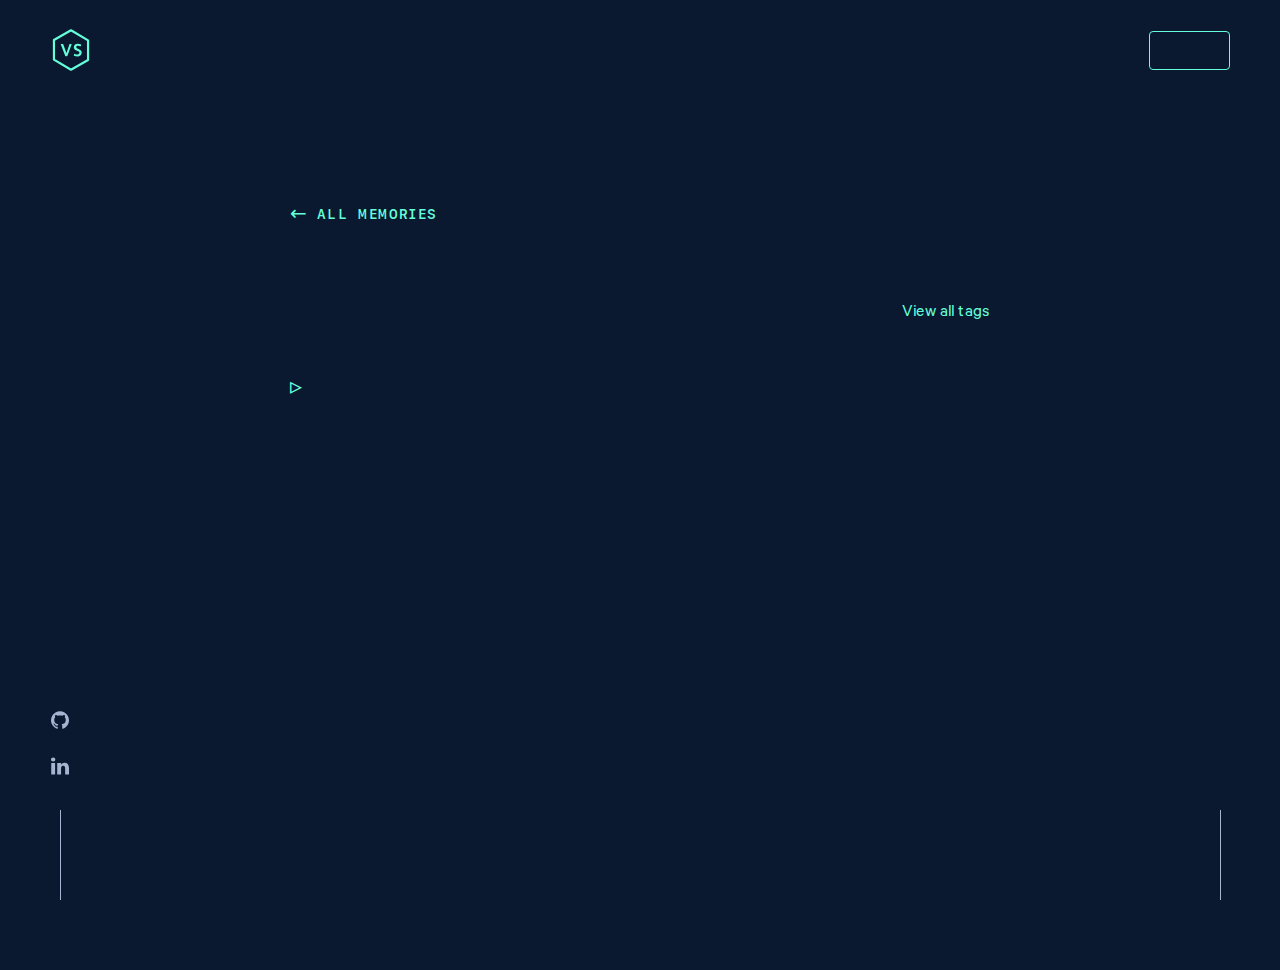
<file: pensieve/tags/docker/index.html>
<!DOCTYPE html><html lang="en"><head><meta charSet="utf-8"/><meta http-equiv="x-ua-compatible" content="ie=edge"/><meta name="viewport" content="width=device-width, initial-scale=1, shrink-to-fit=no"/><meta name="generator" content="Gatsby 2.20.14"/><title data-react-helmet="true">Tagged: #Docker | Vivek Soni</title><meta data-react-helmet="true" name="description" content="Vivek Soni is a software engineer specializing in competitive coding and building websites, applications, and everything in between."/><meta data-react-helmet="true" name="image" content="https://prosaic-26.github.io/og.png"/><meta data-react-helmet="true" property="og:title" content="Vivek Soni"/><meta data-react-helmet="true" property="og:description" content="Vivek Soni is a software engineer specializing in competitive coding and building websites, applications, and everything in between."/><meta data-react-helmet="true" property="og:image" content="https://prosaic-26.github.io/og.png"/><meta data-react-helmet="true" property="og:url" content="https://prosaic-26.github.io/pensieve/tags/docker/"/><meta data-react-helmet="true" property="og:type" content="website"/><meta data-react-helmet="true" name="twitter:card" content="summary_large_image"/><meta data-react-helmet="true" name="twitter:creator"/><meta data-react-helmet="true" name="twitter:title" content="Vivek Soni"/><meta data-react-helmet="true" name="twitter:description" content="Vivek Soni is a software engineer specializing in competitive coding and building websites, applications, and everything in between."/><meta data-react-helmet="true" name="twitter:image" content="https://prosaic-26.github.io/og.png"/><meta data-react-helmet="true" name="google-site-verification" content="DCl7VAf9tcz6eD9gb67NfkNnJ1PKRNcg8qQiwpbx9Lk"/><style data-styled="cHvtLI eEindp evNERi jFObVk fKMyOA cHXrrN cwCTVv llpETB hbGQwI dFJNST cjSXXo ixAmSv fTzIxv NzDYc kZcFdB fyvHnO" data-styled-version="4.4.1">
/* sc-component-id: sc-global-2217761558 */
@font-face{font-family:'Calibre';src:url(/static/Calibre-Regular-b63c62e591d0c8fbe2c8f009883346d5.woff2) format('woff2'), url(/static/Calibre-Regular-e08232148510aade507c2af9bb66acd0.woff) format('woff');font-weight:400;font-style:normal;font-display:auto;} @font-face{font-family:'Calibre';src:url(/static/Calibre-Medium-46b36969c7bb1d7ed4c8253e8f274788.woff2) format('woff2'), url(/static/Calibre-Medium-115d37180a9c07e2f480ca81b032babe.woff) format('woff');font-weight:500;font-style:normal;font-display:auto;} @font-face{font-family:'Calibre';src:url(/static/Calibre-Semibold-d8b856473a51d7eec2a9bccf2fbea54c.woff2) format('woff2'), url(/static/Calibre-Semibold-347808401d7a6607ff9a86897aec0a39.woff) format('woff');font-weight:600;font-style:normal;font-display:auto;} @font-face{font-family:'Calibre';src:url(/static/Calibre-RegularItalic-35657aa2d12ff78e3d8a8a5ba28c2c35.woff2) format('woff2'), url(/static/Calibre-RegularItalic-3a445970c7bcd6b102ac6bd60178b0bc.woff) format('woff');font-weight:400;font-style:italic;font-display:auto;} @font-face{font-family:'Calibre';src:url(/static/Calibre-MediumItalic-3df14639dd2cb07c83bd39707d70910f.woff2) format('woff2'), url(/static/Calibre-MediumItalic-4afe8032c647b57de924543c052e0ee4.woff) format('woff');font-weight:500;font-style:italic;font-display:auto;} @font-face{font-family:'Calibre';src:url(/static/Calibre-SemiboldItalic-8f3e4b3eaed73e67bbc4fc81f308a35f.woff2) format('woff2'), url(/static/Calibre-SemiboldItalic-6473be72d5216d0ec21d273af09b9fa3.woff) format('woff');font-weight:600;font-style:italic;font-display:auto;} @font-face{font-family:'SF Mono';src:url(/static/SFMono-Regular-7faa66605357721067fe1b07d9103015.woff2) format('woff2'), url(/static/SFMono-Regular-d59c1702c527525e9939ba06166a3750.woff) format('woff');font-weight:400;font-style:normal;font-display:auto;} @font-face{font-family:'SF Mono';src:url(/static/SFMono-Semibold-cebe2bfbe8a283427e3c5ad8a1b8ae2f.woff2) format('woff2'), url(/static/SFMono-Semibold-2d4bff46a7a9ba9dc7701f75726a7815.woff) format('woff');font-weight:600;font-style:normal;font-display:auto;} @font-face{font-family:'SF Mono';src:url(/static/SFMono-RegularItalic-bb1fc3ab1772befac3587b30ca876a09.woff2) format('woff2'), url(/static/SFMono-RegularItalic-502441ff6ee56a1df1558e8461050a46.woff) format('woff');font-weight:400;font-style:italic;font-display:auto;} @font-face{font-family:'SF Mono';src:url(/static/SFMono-SemiboldItalic-2fd68bed64aeaceadc6402efc4d82767.woff2) format('woff2'), url(/static/SFMono-SemiboldItalic-41da0311eaa7077546785a822a6ba21a.woff) format('woff');font-weight:600;font-style:italic;font-display:auto;} :root{--dark-navy:#020c1b;--navy:#0a192f;--light-navy:#172a45;--lightest-navy:#303C55;--navy-shadow:rgba(2,12,27,0.7);--slate:#8892b0;--light-slate:#a8b2d1;--lightest-slate:#ccd6f6;--white:#e6f1ff;--green:#64ffda;--green-tint:rgba(100,255,218,0.1);--font-sans:'Calibre','San Francisco','SF Pro Text',-apple-system,system-ui,sans-serif;--font-mono:'SF Mono','Fira Code','Fira Mono','Roboto Mono',monospace;--fz-xxs:12px;--fz-xs:13px;--fz-sm:14px;--fz-md:16px;--fz-lg:18px;--fz-xl:20px;--fz-xxl:22px;--fz-heading:32px;--border-radius:4px;--nav-height:100px;--nav-scroll-height:70px;--tab-height:42px;--tab-width:120px;--easing:cubic-bezier(0.645,0.045,0.355,1);--transition:all 0.25s cubic-bezier(0.645,0.045,0.355,1);--hamburger-width:30px;--ham-before:top 0.1s ease-in 0.25s,opacity 0.1s ease-in;--ham-before-active:top 0.1s ease-out,opacity 0.1s ease-out 0.12s;--ham-after:bottom 0.1s ease-in 0.25s,transform 0.22s cubic-bezier(0.55,0.055,0.675,0.19);--ham-after-active:bottom 0.1s ease-out,transform 0.22s cubic-bezier(0.215,0.61,0.355,1) 0.12s;} html{box-sizing:border-box;width:100%;} *,*:before,*:after{box-sizing:inherit;} ::selection{background-color:var(--slate);color:var(--lightest-slate);} body{margin:0;width:100%;min-height:100%;overflow-x:hidden;-moz-osx-font-smoothing:grayscale;-webkit-font-smoothing:antialiased;background-color:var(--navy);color:var(--slate);font-family:var(--font-sans);font-size:var(--fz-xl);line-height:1.3;} @media (max-width:480px){body{font-size:var(--fz-lg);}} body.hidden{overflow:hidden;} body.blur{overflow:hidden;} body.blur header{background-color:transparent;} body.blur #content > *{-webkit-filter:blur(5px) brightness(0.7);filter:blur(5px) brightness(0.7);-webkit-transition:var(--transition);transition:var(--transition);pointer-events:none;-webkit-user-select:none;-moz-user-select:none;-ms-user-select:none;user-select:none;} #root{min-height:100vh;display:grid;grid-template-rows:1fr auto;grid-template-columns:100%;} main{margin:0 auto;width:100%;max-width:1600px;min-height:100vh;padding:200px 150px;} @media (max-width:1080px){main{padding:200px 100px;}} @media (max-width:768px){main{padding:150px 50px;}} @media (max-width:480px){main{padding:125px 25px;}} main.fillHeight{padding:0 150px;} @media (max-width:1080px){main.fillHeight{padding:0 100px;}} @media (max-width:768px){main.fillHeight{padding:0 50px;}} @media (max-width:480px){main.fillHeight{padding:0 25px;}} section{margin:0 auto;padding:100px 0;max-width:1000px;} @media (max-width:768px){section{padding:80px 0;}} @media (max-width:480px){section{padding:60px 0;}} h1,h2,h3,h4,h5,h6{margin:0 0 10px 0;font-weight:600;color:var(--lightest-slate);line-height:1.1;} .big-heading{margin:0;font-size:clamp(40px,8vw,80px);} .medium-heading{margin:0;font-size:clamp(40px,8vw,60px);} .numbered-heading{display:-webkit-box;display:-webkit-flex;display:-ms-flexbox;display:flex;-webkit-align-items:center;-webkit-box-align:center;-ms-flex-align:center;align-items:center;position:relative;margin:10px 0 40px;width:100%;font-size:clamp(26px,5vw,var(--fz-heading));white-space:nowrap;} .numbered-heading:before{position:relative;bottom:4px;counter-increment:section;content:'0' counter(section) '.';margin-right:10px;color:var(--green);font-family:var(--font-mono);font-size:clamp(var(--fz-md),3vw,var(--fz-xl));font-weight:400;} @media (max-width:480px){.numbered-heading:before{margin-bottom:-3px;margin-right:5px;}} .numbered-heading:after{content:'';display:block;position:relative;top:-5px;width:300px;height:1px;margin-left:20px;background-color:var(--lightest-navy);} @media (max-width:1080px){.numbered-heading:after{width:200px;}} @media (max-width:768px){.numbered-heading:after{width:100%;}} @media (max-width:600px){.numbered-heading:after{margin-left:10px;}} img,svg,.gatsby-image-wrapper{width:100%;max-width:100%;vertical-align:middle;} img[alt=""],img:not([alt]){-webkit-filter:blur(5px);filter:blur(5px);} svg{width:100%;height:100%;fill:currentColor;vertical-align:middle;} a{display:inline-block;-webkit-text-decoration:none;text-decoration:none;-webkit-text-decoration-skip-ink:auto;text-decoration-skip-ink:auto;color:inherit;position:relative;-webkit-transition:var(--transition);transition:var(--transition);cursor:pointer;} a:hover,a:focus{color:var(--green);} a.inline-link{display:inline-block;-webkit-text-decoration:none;text-decoration:none;-webkit-text-decoration-skip-ink:auto;text-decoration-skip-ink:auto;position:relative;-webkit-transition:var(--transition);transition:var(--transition);cursor:pointer;color:var(--green);} a.inline-link:hover,a.inline-link:focus,a.inline-link:active{color:var(--green);outline:0;} a.inline-link:hover:after,a.inline-link:focus:after,a.inline-link:active:after{width:100%;} a.inline-link:hover > *,a.inline-link:focus > *,a.inline-link:active > *{color:var(--green) !important;-webkit-transition:var(--transition);transition:var(--transition);} a.inline-link:after{content:'';display:block;width:0;height:1px;position:relative;bottom:0.37em;background-color:var(--green);-webkit-transition:var(--transition);transition:var(--transition);opacity:0.5;} button{cursor:pointer;border:0;border-radius:0;} input,textarea{border-radius:0;outline:0;} input:focus,textarea:focus{outline:0;} input:focus::-webkit-input-placeholder,textarea:focus::-webkit-input-placeholder,input:active::-webkit-input-placeholder,textarea:active::-webkit-input-placeholder{opacity:0.5;} input:focus::-moz-placeholder,textarea:focus::-moz-placeholder,input:active::-moz-placeholder,textarea:active::-moz-placeholder{opacity:0.5;} input:focus:-ms-input-placeholder,textarea:focus:-ms-input-placeholder,input:active:-ms-input-placeholder,textarea:active:-ms-input-placeholder{opacity:0.5;} input:focus::placeholder,textarea:focus::placeholder,input:active::placeholder,textarea:active::placeholder{opacity:0.5;} p{margin:0 0 15px 0;} p:last-child,p:last-of-type{margin:0;} p > a{display:inline-block;-webkit-text-decoration:none;text-decoration:none;-webkit-text-decoration-skip-ink:auto;text-decoration-skip-ink:auto;position:relative;-webkit-transition:var(--transition);transition:var(--transition);cursor:pointer;color:var(--green);} p > a:hover,p > a:focus,p > a:active{color:var(--green);outline:0;} p > a:hover:after,p > a:focus:after,p > a:active:after{width:100%;} p > a:hover > *,p > a:focus > *,p > a:active > *{color:var(--green) !important;-webkit-transition:var(--transition);transition:var(--transition);} p > a:after{content:'';display:block;width:0;height:1px;position:relative;bottom:0.37em;background-color:var(--green);-webkit-transition:var(--transition);transition:var(--transition);opacity:0.5;} p > code{background-color:var(--light-navy);color:var(--white);font-size:var(--fz-sm);border-radius:var(--border-radius);padding:0.3em 0.5em;} ul.fancy-list{padding:0;margin:0;list-style:none;font-size:var(--fz-lg);} ul.fancy-list li{position:relative;padding-left:30px;margin-bottom:10px;} ul.fancy-list li:before{content:'▹';position:absolute;left:0;color:var(--green);} blockquote{border-left-color:var(--green);border-left-style:solid;border-left-width:1px;margin-left:0px;margin-right:0px;padding-left:1.5rem;} blockquote p{font-style:italic;font-size:24px;} hr{background-color:var(--lightest-navy);height:1px;border-width:0px;border-style:initial;border-color:initial;border-image:initial;margin:1rem;} code{font-family:var(--font-mono);font-size:var(--fz-md);} #logo{color:var(--green);} .overline{color:var(--green);font-family:var(--font-mono);font-size:var(--fz-md);font-weight:400;} .subtitle{color:var(--green);margin:0 0 20px 0;font-size:var(--fz-md);font-family:var(--font-mono);font-weight:400;line-height:1.5;} @media (max-width:1080px){.subtitle{font-size:var(--fz-sm);}} @media (max-width:768px){.subtitle{font-size:var(--fz-xs);}} .subtitle a{display:inline-block;-webkit-text-decoration:none;text-decoration:none;-webkit-text-decoration-skip-ink:auto;text-decoration-skip-ink:auto;position:relative;-webkit-transition:var(--transition);transition:var(--transition);cursor:pointer;color:var(--green);line-height:1.5;} .subtitle a:hover,.subtitle a:focus,.subtitle a:active{color:var(--green);outline:0;} .subtitle a:hover:after,.subtitle a:focus:after,.subtitle a:active:after{width:100%;} .subtitle a:hover > *,.subtitle a:focus > *,.subtitle a:active > *{color:var(--green) !important;-webkit-transition:var(--transition);transition:var(--transition);} .subtitle a:after{content:'';display:block;width:0;height:1px;position:relative;bottom:0.37em;background-color:var(--green);-webkit-transition:var(--transition);transition:var(--transition);opacity:0.5;} .breadcrumb{display:-webkit-box;display:-webkit-flex;display:-ms-flexbox;display:flex;-webkit-align-items:center;-webkit-box-align:center;-ms-flex-align:center;align-items:center;margin-bottom:50px;color:var(--green);} .breadcrumb .arrow{display:block;margin-right:10px;padding-top:4px;} .breadcrumb a{display:inline-block;-webkit-text-decoration:none;text-decoration:none;-webkit-text-decoration-skip-ink:auto;text-decoration-skip-ink:auto;position:relative;-webkit-transition:var(--transition);transition:var(--transition);cursor:pointer;color:var(--green);font-family:var(--font-mono);font-size:var(--fz-sm);font-weight:600;line-height:1.5;text-transform:uppercase;-webkit-letter-spacing:0.1em;-moz-letter-spacing:0.1em;-ms-letter-spacing:0.1em;letter-spacing:0.1em;} .breadcrumb a:hover,.breadcrumb a:focus,.breadcrumb a:active{color:var(--green);outline:0;} .breadcrumb a:hover:after,.breadcrumb a:focus:after,.breadcrumb a:active:after{width:100%;} .breadcrumb a:hover > *,.breadcrumb a:focus > *,.breadcrumb a:active > *{color:var(--green) !important;-webkit-transition:var(--transition);transition:var(--transition);} .breadcrumb a:after{content:'';display:block;width:0;height:1px;position:relative;bottom:0.37em;background-color:var(--green);-webkit-transition:var(--transition);transition:var(--transition);opacity:0.5;} .gatsby-image-outer-wrapper{height:100%;} .fadeup-enter{opacity:0.01;-webkit-transform:translateY(20px);-ms-transform:translateY(20px);transform:translateY(20px);-webkit-transition:opacity 300ms var(--easing),-webkit-transform 300ms var(--easing);-webkit-transition:opacity 300ms var(--easing),transform 300ms var(--easing);transition:opacity 300ms var(--easing),transform 300ms var(--easing);} .fadeup-enter-active{opacity:1;-webkit-transform:translateY(0px);-ms-transform:translateY(0px);transform:translateY(0px);-webkit-transition:opacity 300ms var(--easing),-webkit-transform 300ms var(--easing);-webkit-transition:opacity 300ms var(--easing),transform 300ms var(--easing);transition:opacity 300ms var(--easing),transform 300ms var(--easing);} .fadedown-enter{opacity:0.01;-webkit-transform:translateY(-20px);-ms-transform:translateY(-20px);transform:translateY(-20px);-webkit-transition:opacity 300ms var(--easing),-webkit-transform 300ms var(--easing);-webkit-transition:opacity 300ms var(--easing),transform 300ms var(--easing);transition:opacity 300ms var(--easing),transform 300ms var(--easing);} .fadedown-enter-active{opacity:1;-webkit-transform:translateY(0px);-ms-transform:translateY(0px);transform:translateY(0px);-webkit-transition:opacity 300ms var(--easing),-webkit-transform 300ms var(--easing);-webkit-transition:opacity 300ms var(--easing),transform 300ms var(--easing);transition:opacity 300ms var(--easing),transform 300ms var(--easing);} .fade-enter{opacity:0;} .fade-enter-active{opacity:1;-webkit-transition:opacity 300ms var(--easing);transition:opacity 300ms var(--easing);} .fade-exit{opacity:1;} .fade-exit-active{opacity:0;-webkit-transition:opacity 300ms var(--easing);transition:opacity 300ms var(--easing);} .gatsby-highlight{background-color:#112340;border-radius:var(--border-radius);margin:2em 0;padding:1.25em;overflow:auto;position:relative;font-family:var(--font-mono);font-size:var(--fz-md);} .gatsby-highlight code[class*='language-'],.gatsby-highlight pre[class*='language-']{height:auto !important;font-size:var(--fz-sm);line-height:1.5;white-space:pre;word-spacing:normal;word-break:normal;word-wrap:normal;tab-size:2;-webkit-hyphens:none;-moz-hyphens:none;-ms-hyphens:none;hyphens:none;} .gatsby-highlight pre[class*='language-']{background-color:transparent;margin:0;padding:0;overflow:initial;float:left;min-width:100%;padding-top:2em;} .gatsby-code-title{padding:1em 1.5em;font-family:var(--font-mono);font-size:var(--fz-xs);background-color:#112340;color:#a2aabc;border-top-left-radius:var(--border-radius);border-top-right-radius:var(--border-radius);border-bottom:1px solid #1d2d50;} .gatsby-code-title + .gatsby-highlight{margin-top:0;border-top-left-radius:0;border-top-right-radius:0;} .gatsby-highlight-code-line{display:block;background-color:#1d2d50;border-left:2px solid var(--green);padding-left:calc(1em + 2px);padding-right:1em;margin-right:-1.35em;margin-left:-1.35em;} .gatsby-highlight pre[class*='language-']::before{background:var(--lightest-navy);color:var(--white);font-size:var(--fz-xxs);font-family:var(--font-mono);line-height:1.5;-webkit-letter-spacing:0.1em;-moz-letter-spacing:0.1em;-ms-letter-spacing:0.1em;letter-spacing:0.1em;text-transform:uppercase;border-radius:0 0 3px 3px;position:absolute;top:0;left:1.25rem;padding:0.25rem 0.5rem;} .gatsby-highlight pre[class='language-javascript']::before{content:'js';} .gatsby-highlight pre[class='language-js']::before{content:'js';} .gatsby-highlight pre[class='language-jsx']::before{content:'jsx';} .gatsby-highlight pre[class='language-graphql']::before{content:'GraphQL';} .gatsby-highlight pre[class='language-html']::before{content:'html';} .gatsby-highlight pre[class='language-css']::before{content:'css';} .gatsby-highlight pre[class='language-mdx']::before{content:'mdx';} .gatsby-highlight pre[class='language-shell']::before{content:'shell';} .gatsby-highlight pre[class='language-sh']::before{content:'sh';} .gatsby-highlight pre[class='language-bash']::before{content:'bash';} .gatsby-highlight pre[class='language-yaml']::before{content:'yaml';} .gatsby-highlight pre[class='language-markdown']::before{content:'md';} .gatsby-highlight pre[class='language-json']::before,.gatsby-highlight pre[class='language-json5']::before{content:'json';} .gatsby-highlight pre[class='language-diff']::before{content:'diff';} .gatsby-highlight pre[class='language-text']::before{content:'text';} .gatsby-highlight pre[class='language-flow']::before{content:'flow';} .token{display:inline;} .token.comment,.token.block-comment,.token.prolog,.token.doctype,.token.cdata{color:#8695b799;} .token.punctuation{color:#a2aabc;} .token.namespace,.token.deleted{color:#ef6b73;} .token.function-name,.token.function,.token.class-name,.token.constant,.token.symbol{color:#ffd580;} .token.attr-name,.token.operator,.token.rule{color:#ffae57;} .token.keyword,.token.boolean,.token.number,.token.property{color:#c3a6ff;} .token.tag,.token.selector,.token.important,.token.atrule,.token.builtin,.token.entity,.token.url{color:#5ccfe6;} .token.string,.token.char,.token.attr-value,.token.regex,.token.variable,.token.inserted{color:#bae67e;} .token.important,.token.bold{font-weight:600;} .token.italic{font-style:italic;} .token.entity{cursor:help;} .namespace{opacity:0.7;}
/* sc-component-id: layout__SkipToContentLink-sc-1yw8zls-0 */
.cHvtLI{position:absolute;top:auto;left:-999px;width:1px;height:1px;overflow:hidden;z-index:-99;} .cHvtLI:focus,.cHvtLI:active{top:0;left:0;width:auto;height:auto;padding:18px 23px;outline:0;border-radius:var(--border-radius);background-color:var(--light-navy);color:var(--green);font-family:var(--font-mono);font-size:var(--fz-sm);line-height:1;-webkit-text-decoration:none;text-decoration:none;cursor:pointer;overflow:auto;-webkit-transition:var(--transition);transition:var(--transition);z-index:99;}
/* sc-component-id: layout__StyledContent-sc-1yw8zls-1 */
.eEindp{display:-webkit-box;display:-webkit-flex;display:-ms-flexbox;display:flex;-webkit-flex-direction:column;-ms-flex-direction:column;flex-direction:column;min-height:100vh;}
/* sc-component-id: nav__StyledHeader-ghklvd-0 */
.evNERi{display:-webkit-box;display:-webkit-flex;display:-ms-flexbox;display:flex;-webkit-box-pack:justify;-webkit-justify-content:space-between;-ms-flex-pack:justify;justify-content:space-between;-webkit-align-items:center;-webkit-box-align:center;-ms-flex-align:center;align-items:center;position:fixed;top:0;z-index:11;padding:0px 50px;width:100%;height:var(--nav-height);background-color:var(--navy);-webkit-filter:none !important;filter:none !important;pointer-events:auto !important;-webkit-user-select:auto !important;-moz-user-select:auto !important;-ms-user-select:auto !important;user-select:auto !important;-webkit-backdrop-filter:blur(10px);backdrop-filter:blur(10px);-webkit-transition:var(--transition);transition:var(--transition);} @media (max-width:1080px){.evNERi{padding:0 40px;}} @media (max-width:768px){.evNERi{padding:0 25px;}}
/* sc-component-id: nav__StyledNav-ghklvd-1 */
.jFObVk{display:-webkit-box;display:-webkit-flex;display:-ms-flexbox;display:flex;-webkit-box-pack:justify;-webkit-justify-content:space-between;-ms-flex-pack:justify;justify-content:space-between;-webkit-align-items:center;-webkit-box-align:center;-ms-flex-align:center;align-items:center;position:relative;width:100%;color:var(--lightest-slate);font-family:var(--font-mono);counter-reset:item 0;z-index:12;} .jFObVk .logo{display:-webkit-box;display:-webkit-flex;display:-ms-flexbox;display:flex;-webkit-box-pack:center;-webkit-justify-content:center;-ms-flex-pack:center;justify-content:center;-webkit-align-items:center;-webkit-box-align:center;-ms-flex-align:center;align-items:center;} .jFObVk .logo a{color:var(--green);width:42px;height:42px;} .jFObVk .logo a:hover svg,.jFObVk .logo a:focus svg{fill:var(--green-tint);} .jFObVk .logo a svg{fill:none;-webkit-transition:var(--transition);transition:var(--transition);-webkit-user-select:none;-moz-user-select:none;-ms-user-select:none;user-select:none;}
/* sc-component-id: nav__StyledLinks-ghklvd-2 */
.fKMyOA{display:-webkit-box;display:-webkit-flex;display:-ms-flexbox;display:flex;-webkit-align-items:center;-webkit-box-align:center;-ms-flex-align:center;align-items:center;} @media (max-width:768px){.fKMyOA{display:none;}} .fKMyOA ol{display:-webkit-box;display:-webkit-flex;display:-ms-flexbox;display:flex;-webkit-box-pack:justify;-webkit-justify-content:space-between;-ms-flex-pack:justify;justify-content:space-between;-webkit-align-items:center;-webkit-box-align:center;-ms-flex-align:center;align-items:center;padding:0;margin:0;list-style:none;} .fKMyOA ol li{margin:0 5px;position:relative;counter-increment:item 1;font-size:var(--fz-xs);} .fKMyOA ol li a{padding:10px;} .fKMyOA ol li a:before{content:'0' counter(item) '.';margin-right:5px;color:var(--green);font-size:var(--fz-xxs);text-align:right;} .fKMyOA .resume-button{color:var(--green);background-color:transparent;border:1px solid var(--green);border-radius:var(--border-radius);padding:0.75rem 1rem;font-size:var(--fz-xs);font-family:var(--font-mono);line-height:1;-webkit-text-decoration:none;text-decoration:none;cursor:pointer;-webkit-transition:var(--transition);transition:var(--transition);margin-left:15px;font-size:var(--fz-xs);} .fKMyOA .resume-button:hover,.fKMyOA .resume-button:focus,.fKMyOA .resume-button:active{background-color:var(--green-tint);} .fKMyOA .resume-button:after{display:none !important;}
/* sc-component-id: menu__StyledMenu-sdn9y6-0 */
.cHXrrN{display:none;} @media (max-width:768px){.cHXrrN{display:block;}}
/* sc-component-id: menu__StyledHamburgerButton-sdn9y6-1 */
.cwCTVv{display:none;} @media (max-width:768px){.cwCTVv{display:-webkit-box;display:-webkit-flex;display:-ms-flexbox;display:flex;-webkit-box-pack:center;-webkit-justify-content:center;-ms-flex-pack:center;justify-content:center;-webkit-align-items:center;-webkit-box-align:center;-ms-flex-align:center;align-items:center;position:relative;z-index:10;margin-right:-15px;padding:15px;border:0;background-color:transparent;color:inherit;text-transform:none;-webkit-transition-timing-function:linear;transition-timing-function:linear;-webkit-transition-duration:0.15s;transition-duration:0.15s;-webkit-transition-property:opacity,filter;transition-property:opacity,filter;}} .cwCTVv .ham-box{display:inline-block;position:relative;width:var(--hamburger-width);height:24px;} .cwCTVv .ham-box-inner{position:absolute;top:50%;right:0;width:var(--hamburger-width);height:2px;border-radius:var(--border-radius);background-color:var(--green);-webkit-transition-duration:0.22s;transition-duration:0.22s;-webkit-transition-property:-webkit-transform;-webkit-transition-property:transform;transition-property:transform;-webkit-transition-delay:0s;transition-delay:0s;-webkit-transform:rotate(0deg);-ms-transform:rotate(0deg);transform:rotate(0deg);-webkit-transition-timing-function:cubic-bezier( 0.55,0.055,0.675,0.19 );transition-timing-function:cubic-bezier( 0.55,0.055,0.675,0.19 );} .cwCTVv .ham-box-inner:before,.cwCTVv .ham-box-inner:after{content:'';display:block;position:absolute;left:auto;right:0;width:var(--hamburger-width);height:2px;border-radius:4px;background-color:var(--green);-webkit-transition-timing-function:ease;transition-timing-function:ease;-webkit-transition-duration:0.15s;transition-duration:0.15s;-webkit-transition-property:-webkit-transform;-webkit-transition-property:transform;transition-property:transform;} .cwCTVv .ham-box-inner:before{width:120%;top:-10px;opacity:1;-webkit-transition:var(--ham-before);transition:var(--ham-before);} .cwCTVv .ham-box-inner:after{width:80%;bottom:-10px;-webkit-transform:rotate(0);-ms-transform:rotate(0);transform:rotate(0);-webkit-transition:var(--ham-after);transition:var(--ham-after);}
/* sc-component-id: menu__StyledSidebar-sdn9y6-2 */
.llpETB{display:none;} @media (max-width:768px){.llpETB{display:-webkit-box;display:-webkit-flex;display:-ms-flexbox;display:flex;-webkit-box-pack:center;-webkit-justify-content:center;-ms-flex-pack:center;justify-content:center;-webkit-align-items:center;-webkit-box-align:center;-ms-flex-align:center;align-items:center;position:fixed;top:0;bottom:0;right:0;padding:50px 10px;width:min(75vw,400px);height:100vh;outline:0;background-color:var(--light-navy);box-shadow:-10px 0px 30px -15px var(--navy-shadow);z-index:9;-webkit-transform:translateX(100vw);-ms-transform:translateX(100vw);transform:translateX(100vw);visibility:hidden;-webkit-transition:var(--transition);transition:var(--transition);}} .llpETB nav{display:-webkit-box;display:-webkit-flex;display:-ms-flexbox;display:flex;-webkit-box-pack:justify;-webkit-justify-content:space-between;-ms-flex-pack:justify;justify-content:space-between;-webkit-align-items:center;-webkit-box-align:center;-ms-flex-align:center;align-items:center;width:100%;-webkit-flex-direction:column;-ms-flex-direction:column;flex-direction:column;color:var(--lightest-slate);font-family:var(--font-mono);text-align:center;} .llpETB ol{padding:0;margin:0;list-style:none;width:100%;} .llpETB ol li{position:relative;margin:0 auto 20px;counter-increment:item 1;font-size:clamp(var(--fz-sm),4vw,var(--fz-lg));} @media (max-width:600px){.llpETB ol li{margin:0 auto 10px;}} .llpETB ol li:before{content:'0' counter(item) '.';display:block;margin-bottom:5px;color:var(--green);font-size:var(--fz-sm);} .llpETB ol a{display:inline-block;-webkit-text-decoration:none;text-decoration:none;-webkit-text-decoration-skip-ink:auto;text-decoration-skip-ink:auto;color:inherit;position:relative;-webkit-transition:var(--transition);transition:var(--transition);cursor:pointer;width:100%;padding:3px 20px 20px;} .llpETB ol a:hover,.llpETB ol a:active,.llpETB ol a:focus{color:var(--green);outline:0;} .llpETB .resume-link{color:var(--green);background-color:transparent;border:1px solid var(--green);border-radius:var(--border-radius);padding:1.25rem 1.75rem;font-size:var(--fz-sm);font-family:var(--font-mono);line-height:1;-webkit-text-decoration:none;text-decoration:none;cursor:pointer;-webkit-transition:var(--transition);transition:var(--transition);padding:18px 50px;margin:10% auto 0;width:-webkit-max-content;width:-moz-max-content;width:max-content;} .llpETB .resume-link:hover,.llpETB .resume-link:focus,.llpETB .resume-link:active{background-color:var(--green-tint);} .llpETB .resume-link:after{display:none !important;}
/* sc-component-id: side__StyledSideElement-sc-1duznzb-0 */
.hbGQwI{width:40px;position:fixed;bottom:0;left:40px;right:auto;z-index:10;color:var(--light-slate);} @media (max-width:1080px){.hbGQwI{left:20px;right:auto;}} @media (max-width:768px){.hbGQwI{display:none;}}.dFJNST{width:40px;position:fixed;bottom:0;left:auto;right:40px;z-index:10;color:var(--light-slate);} @media (max-width:1080px){.dFJNST{left:auto;right:20px;}} @media (max-width:768px){.dFJNST{display:none;}}
/* sc-component-id: social__StyledSocialList-anu6nt-0 */
.cjSXXo{display:-webkit-box;display:-webkit-flex;display:-ms-flexbox;display:flex;-webkit-flex-direction:column;-ms-flex-direction:column;flex-direction:column;-webkit-align-items:center;-webkit-box-align:center;-ms-flex-align:center;align-items:center;margin:0;padding:0;list-style:none;} .cjSXXo:after{content:'';display:block;width:1px;height:90px;margin:0 auto;background-color:var(--light-slate);} .cjSXXo li{padding:10px;} .cjSXXo li:last-of-type{margin-bottom:20px;} .cjSXXo li a:hover,.cjSXXo li a:focus{-webkit-transform:translateY(-3px);-ms-transform:translateY(-3px);transform:translateY(-3px);} .cjSXXo li a svg{width:18px;height:18px;}
/* sc-component-id: email__StyledLinkWrapper-sc-2epoq-0 */
.ixAmSv{display:-webkit-box;display:-webkit-flex;display:-ms-flexbox;display:flex;-webkit-flex-direction:column;-ms-flex-direction:column;flex-direction:column;-webkit-align-items:center;-webkit-box-align:center;-ms-flex-align:center;align-items:center;position:relative;} .ixAmSv:after{content:'';display:block;width:1px;height:90px;margin:0 auto;background-color:var(--light-slate);} .ixAmSv a{margin:20px auto;padding:10px;font-family:var(--font-mono);font-size:var(--fz-xxs);-webkit-letter-spacing:0.1em;-moz-letter-spacing:0.1em;-ms-letter-spacing:0.1em;letter-spacing:0.1em;-webkit-writing-mode:vertical-rl;-ms-writing-mode:tb-rl;writing-mode:vertical-rl;} .ixAmSv a:hover,.ixAmSv a:focus{-webkit-transform:translateY(-3px);-ms-transform:translateY(-3px);transform:translateY(-3px);}
/* sc-component-id: footer__StyledFooter-sc-4jwnt4-0 */
.NzDYc{display:-webkit-box;display:-webkit-flex;display:-ms-flexbox;display:flex;-webkit-box-pack:center;-webkit-justify-content:center;-ms-flex-pack:center;justify-content:center;-webkit-align-items:center;-webkit-box-align:center;-ms-flex-align:center;align-items:center;-webkit-flex-direction:column;-ms-flex-direction:column;flex-direction:column;height:auto;min-height:70px;padding:15px;text-align:center;}
/* sc-component-id: footer__StyledSocialLinks-sc-4jwnt4-1 */
.kZcFdB{display:none;} @media (max-width:768px){.kZcFdB{display:block;width:100%;max-width:270px;margin:0 auto 10px;color:var(--light-slate);}} .kZcFdB ul{display:-webkit-box;display:-webkit-flex;display:-ms-flexbox;display:flex;-webkit-box-pack:justify;-webkit-justify-content:space-between;-ms-flex-pack:justify;justify-content:space-between;-webkit-align-items:center;-webkit-box-align:center;-ms-flex-align:center;align-items:center;padding:0;margin:0;list-style:none;} .kZcFdB ul a{padding:10px;} .kZcFdB ul a svg{width:20px;height:20px;}
/* sc-component-id: footer__StyledCredit-sc-4jwnt4-2 */
.fyvHnO{color:var(--light-slate);font-family:var(--font-mono);font-size:var(--fz-xxs);line-height:1;} .fyvHnO a{padding:10px;} .fyvHnO .github-stats{margin-top:10px;} .fyvHnO .github-stats > span{display:-webkit-inline-box;display:-webkit-inline-flex;display:-ms-inline-flexbox;display:inline-flex;-webkit-align-items:center;-webkit-box-align:center;-ms-flex-align:center;align-items:center;margin:0 7px;} .fyvHnO .github-stats svg{display:inline-block;width:auto;height:15px;margin-right:5px;}
/* sc-component-id: tag__StyledTagsContainer-sc-1b47em6-0 */
.fTzIxv{max-width:1000px;} .fTzIxv a{display:inline-block;-webkit-text-decoration:none;text-decoration:none;-webkit-text-decoration-skip-ink:auto;text-decoration-skip-ink:auto;position:relative;-webkit-transition:var(--transition);transition:var(--transition);cursor:pointer;color:var(--green);} .fTzIxv a:hover,.fTzIxv a:focus,.fTzIxv a:active{color:var(--green);outline:0;} .fTzIxv a:hover:after,.fTzIxv a:focus:after,.fTzIxv a:active:after{width:100%;} .fTzIxv a:hover > *,.fTzIxv a:focus > *,.fTzIxv a:active > *{color:var(--green) !important;-webkit-transition:var(--transition);transition:var(--transition);} .fTzIxv a:after{content:'';display:block;width:0;height:1px;position:relative;bottom:0.37em;background-color:var(--green);-webkit-transition:var(--transition);transition:var(--transition);opacity:0.5;} .fTzIxv h1{display:-webkit-box;display:-webkit-flex;display:-ms-flexbox;display:flex;-webkit-box-pack:justify;-webkit-justify-content:space-between;-ms-flex-pack:justify;justify-content:space-between;-webkit-align-items:center;-webkit-box-align:center;-ms-flex-align:center;align-items:center;margin-bottom:50px;} .fTzIxv h1 a{font-size:var(--fz-lg);font-weight:400;} .fTzIxv ul li{font-size:24px;} .fTzIxv ul li h2{font-size:inherit;margin:0;} .fTzIxv ul li h2 a{color:var(--light-slate);} .fTzIxv ul li .subtitle{color:var(--slate);font-size:var(--fz-sm);} .fTzIxv ul li .subtitle .tag{margin-right:10px;}</style><link rel="sitemap" type="application/xml" href="/sitemap.xml"/><link rel="icon" href="/icons/icon-48x48.png?v=a3dc063816a82ea7690f128745465708"/><link rel="manifest" href="/manifest.webmanifest"/><meta name="theme-color" content="#0a192f"/><link rel="apple-touch-icon" sizes="48x48" href="/icons/icon-48x48.png?v=a3dc063816a82ea7690f128745465708"/><link rel="apple-touch-icon" sizes="72x72" href="/icons/icon-72x72.png?v=a3dc063816a82ea7690f128745465708"/><link rel="apple-touch-icon" sizes="96x96" href="/icons/icon-96x96.png?v=a3dc063816a82ea7690f128745465708"/><link rel="apple-touch-icon" sizes="144x144" href="/icons/icon-144x144.png?v=a3dc063816a82ea7690f128745465708"/><link rel="apple-touch-icon" sizes="192x192" href="/icons/icon-192x192.png?v=a3dc063816a82ea7690f128745465708"/><link rel="apple-touch-icon" sizes="256x256" href="/icons/icon-256x256.png?v=a3dc063816a82ea7690f128745465708"/><link rel="apple-touch-icon" sizes="384x384" href="/icons/icon-384x384.png?v=a3dc063816a82ea7690f128745465708"/><link rel="apple-touch-icon" sizes="512x512" href="/icons/icon-512x512.png?v=a3dc063816a82ea7690f128745465708"/><link rel="preconnect dns-prefetch" href="https://www.google-analytics.com"/><link as="script" rel="preload" href="/5095f2faf3496f1b7cf2ac65aad050cbc717db5e-a4e7b0c0736ee45f7b58.js"/><link as="script" rel="preload" href="/component---src-templates-tag-js-1ecc281f328ad6d06308.js"/><link as="script" rel="preload" href="/1d3036f18f3eba379cd7bfb8092b2b48b04ff234-11a0a42e2b8a66d38001.js"/><link as="script" rel="preload" href="/app-8907722d0c43506c4609.js"/><link as="script" rel="preload" href="/framework-3321703c33570853116c.js"/><link as="script" rel="preload" href="/webpack-runtime-4729e53d9ad60db5b1cf.js"/><link as="fetch" rel="preload" href="/page-data/pensieve/tags/docker/page-data.json" crossorigin="anonymous"/><link as="fetch" rel="preload" href="/page-data/app-data.json" crossorigin="anonymous"/></head><body class=""><div id="___gatsby"><div style="outline:none" tabindex="-1" id="gatsby-focus-wrapper"><div id="root"><a href="#content" class="layout__SkipToContentLink-sc-1yw8zls-0 cHvtLI">Skip to Content</a><div class="layout__StyledContent-sc-1yw8zls-1 eEindp"><header class="nav__StyledHeader-ghklvd-0 evNERi"><nav class="nav__StyledNav-ghklvd-1 jFObVk"><div class="logo" tabindex="-1"><a aria-label="home" href="/"><svg id="logo" xmlns="http://www.w3.org/2000/svg" role="img" viewBox="0 0 84 96"><title>Logo</title><g transform="translate(-8.000000, -2.000000)"><g transform="translate(11.000000, 5.000000)"><path d="M40.4,32.02c0,0.12-0.04,0.24-0.08,0.4l-9.4,25.8c-0.2,0.56-0.64,0.88-1.24,0.88l-2.68,0c-0.76,0-1.12-0.32-1.36-1l-9.84-25.56c-0.08-0.16-0.12-0.32-0.12-0.48c0-0.4,0.32-0.64,0.8-0.64l3.52,0c0.84,0,1.24,0.28,1.44,0.84l7.08,19.76l0.12,0l6.68-19.64c0.24-0.72,0.6-0.96,1.52-0.96l2.8,0c0.52,0,0.76,0.24,0.76,0.6z M63.46,51.02c0,5.56-4.52,8.56-9.72,8.56c-2.4,0-5.24-0.44-7.64-1.28c-0.52-0.2-0.68-0.44-0.68-0.76c0-0.16,0-0.32,0.08-0.52l0.84-2.6c0.12-0.4,0.32-0.64,0.72-0.64c0.16,0,0.36,0.04,0.6,0.12c1.88,0.68,3.96,1.2,5.96,1.2c2.16,0,4.6-1.04,4.6-3.56c0-1.84-1.36-2.84-2.92-3.6l-5.2-2.6c-2.84-1.4-4.72-3.76-4.72-6.88c0-4.88,4.8-7.56,9.24-7.56c2.64,0,4.84,0.4,7.16,1.4c0.52,0.24,0.8,0.48,0.8,0.8c0,0.16-0.04,0.32-0.12,0.52l-0.96,2.44c-0.16,0.44-0.4,0.6-0.68,0.6c-0.2,0-0.4-0.08-0.64-0.16c-1.64-0.68-3.68-1.24-5.28-1.24c-1.88,0-4.04,0.8-4.04,3.04c0,1.64,1.52,2.6,2.84,3.24l4.44,2.16c3.16,1.52,5.32,3.64,5.32,7.32z" fill="currentColor"></path><polygon id="Shape" stroke="currentColor" stroke-width="5" stroke-linecap="round" stroke-linejoin="round" points="39 0 0 22 0 67 39 90 78 68 78 23"></polygon></g></g></svg></a></div><div class="nav__StyledLinks-ghklvd-2 fKMyOA"><ol><li style="transition-delay:0ms"><a href="/#about">About</a></li><li style="transition-delay:0ms"><a href="/#jobs">Experience</a></li><li style="transition-delay:0ms"><a href="/#projects">Work</a></li><li style="transition-delay:0ms"><a href="/#contact">Contact</a></li></ol><div style="transition-delay:0ms"><a href="/resume.pdf" class="resume-button">Resume</a></div></div><div class="menu__StyledMenu-sdn9y6-0 cHXrrN"><div><button class="menu__StyledHamburgerButton-sdn9y6-1 cwCTVv"><div class="ham-box"><div class="ham-box-inner"></div></div></button><aside aria-hidden="true" tabindex="-1" class="menu__StyledSidebar-sdn9y6-2 llpETB"><nav><ol><li><a href="/#about">About</a></li><li><a href="/#jobs">Experience</a></li><li><a href="/#projects">Work</a></li><li><a href="/#contact">Contact</a></li></ol><a href="/resume.pdf" class="resume-link">Resume</a></nav></aside></div></div></nav></header><div orientation="left" class="side__StyledSideElement-sc-1duznzb-0 hbGQwI"><ul class="social__StyledSocialList-anu6nt-0 cjSXXo"><li><a href="https://github.com/prosaic-26" aria-label="GitHub"><svg xmlns="http://www.w3.org/2000/svg" role="img" viewBox="0 0 438.549 438.549"><title>GitHub</title><path d="M409.132,114.573c-19.608-33.596-46.205-60.194-79.798-79.8C295.736,15.166,259.057,5.365,219.271,5.365 c-39.781,0-76.472,9.804-110.063,29.408c-33.596,19.605-60.192,46.204-79.8,79.8C9.803,148.168,0,184.854,0,224.63 c0,47.78,13.94,90.745,41.827,128.906c27.884,38.164,63.906,64.572,108.063,79.227c5.14,0.954,8.945,0.283,11.419-1.996 c2.475-2.282,3.711-5.14,3.711-8.562c0-0.571-0.049-5.708-0.144-15.417c-0.098-9.709-0.144-18.179-0.144-25.406l-6.567,1.136 c-4.187,0.767-9.469,1.092-15.846,1c-6.374-0.089-12.991-0.757-19.842-1.999c-6.854-1.231-13.229-4.086-19.13-8.559 c-5.898-4.473-10.085-10.328-12.56-17.556l-2.855-6.57c-1.903-4.374-4.899-9.233-8.992-14.559 c-4.093-5.331-8.232-8.945-12.419-10.848l-1.999-1.431c-1.332-0.951-2.568-2.098-3.711-3.429c-1.142-1.331-1.997-2.663-2.568-3.997 c-0.572-1.335-0.098-2.43,1.427-3.289c1.525-0.859,4.281-1.276,8.28-1.276l5.708,0.853c3.807,0.763,8.516,3.042,14.133,6.851 c5.614,3.806,10.229,8.754,13.846,14.842c4.38,7.806,9.657,13.754,15.846,17.847c6.184,4.093,12.419,6.136,18.699,6.136 c6.28,0,11.704-0.476,16.274-1.423c4.565-0.952,8.848-2.383,12.847-4.285c1.713-12.758,6.377-22.559,13.988-29.41 c-10.848-1.14-20.601-2.857-29.264-5.14c-8.658-2.286-17.605-5.996-26.835-11.14c-9.235-5.137-16.896-11.516-22.985-19.126 c-6.09-7.614-11.088-17.61-14.987-29.979c-3.901-12.374-5.852-26.648-5.852-42.826c0-23.035,7.52-42.637,22.557-58.817 c-7.044-17.318-6.379-36.732,1.997-58.24c5.52-1.715,13.706-0.428,24.554,3.853c10.85,4.283,18.794,7.952,23.84,10.994 c5.046,3.041,9.089,5.618,12.135,7.708c17.705-4.947,35.976-7.421,54.818-7.421s37.117,2.474,54.823,7.421l10.849-6.849 c7.419-4.57,16.18-8.758,26.262-12.565c10.088-3.805,17.802-4.853,23.134-3.138c8.562,21.509,9.325,40.922,2.279,58.24 c15.036,16.18,22.559,35.787,22.559,58.817c0,16.178-1.958,30.497-5.853,42.966c-3.9,12.471-8.941,22.457-15.125,29.979 c-6.191,7.521-13.901,13.85-23.131,18.986c-9.232,5.14-18.182,8.85-26.84,11.136c-8.662,2.286-18.415,4.004-29.263,5.146 c9.894,8.562,14.842,22.077,14.842,40.539v60.237c0,3.422,1.19,6.279,3.572,8.562c2.379,2.279,6.136,2.95,11.276,1.995 c44.163-14.653,80.185-41.062,108.068-79.226c27.88-38.161,41.825-81.126,41.825-128.906 C438.536,184.851,428.728,148.168,409.132,114.573z"></path></svg></a></li><li><a href="https://www.linkedin.com/in/vivek-soni26" aria-label="Linkedin"><svg xmlns="http://www.w3.org/2000/svg" role="img" viewBox="0 0 430.117 430.117"><title>LinkedIn</title><path d="M430.117,261.543V420.56h-92.188V272.193c0-37.271-13.334-62.707-46.703-62.707 c-25.473,0-40.632,17.142-47.301,33.724c-2.432,5.928-3.058,14.179-3.058,22.477V420.56h-92.219c0,0,1.242-251.285,0-277.32h92.21 v39.309c-0.187,0.294-0.43,0.611-0.606,0.896h0.606v-0.896c12.251-18.869,34.13-45.824,83.102-45.824 C384.633,136.724,430.117,176.361,430.117,261.543z M52.183,9.558C20.635,9.558,0,30.251,0,57.463 c0,26.619,20.038,47.94,50.959,47.94h0.616c32.159,0,52.159-21.317,52.159-47.94C103.128,30.251,83.734,9.558,52.183,9.558z M5.477,420.56h92.184v-277.32H5.477V420.56z"></path></svg></a></li></ul></div><div orientation="right" class="side__StyledSideElement-sc-1duznzb-0 dFJNST"><div class="email__StyledLinkWrapper-sc-2epoq-0 ixAmSv"><a href="mailto:vkz.soni26@gmail.com">vkz.soni26@gmail.com</a></div></div><div id="content"><main class="tag__StyledTagsContainer-sc-1b47em6-0 fTzIxv"><span class="breadcrumb"><span class="arrow">←</span><a href="/pensieve">All memories</a></span><h1><span>#<!-- -->Docker</span><span><a href="/pensieve/tags">View all tags</a></span></h1><ul class="fancy-list"><li><h2><a href="/pensieve/docker-error">Docker Compose Error</a></h2><p class="subtitle"><time>December 13, 2019</time><span> — </span><a class="tag" href="/pensieve/tags/word-press/">#<!-- -->WordPress</a><a aria-current="page" class="tag" href="/pensieve/tags/docker/">#<!-- -->Docker</a></p></li></ul></main><footer class="footer__StyledFooter-sc-4jwnt4-0 NzDYc"><div class="footer__StyledSocialLinks-sc-4jwnt4-1 kZcFdB"><ul><li><a href="https://github.com/prosaic-26" aria-label="GitHub"><svg xmlns="http://www.w3.org/2000/svg" role="img" viewBox="0 0 438.549 438.549"><title>GitHub</title><path d="M409.132,114.573c-19.608-33.596-46.205-60.194-79.798-79.8C295.736,15.166,259.057,5.365,219.271,5.365 c-39.781,0-76.472,9.804-110.063,29.408c-33.596,19.605-60.192,46.204-79.8,79.8C9.803,148.168,0,184.854,0,224.63 c0,47.78,13.94,90.745,41.827,128.906c27.884,38.164,63.906,64.572,108.063,79.227c5.14,0.954,8.945,0.283,11.419-1.996 c2.475-2.282,3.711-5.14,3.711-8.562c0-0.571-0.049-5.708-0.144-15.417c-0.098-9.709-0.144-18.179-0.144-25.406l-6.567,1.136 c-4.187,0.767-9.469,1.092-15.846,1c-6.374-0.089-12.991-0.757-19.842-1.999c-6.854-1.231-13.229-4.086-19.13-8.559 c-5.898-4.473-10.085-10.328-12.56-17.556l-2.855-6.57c-1.903-4.374-4.899-9.233-8.992-14.559 c-4.093-5.331-8.232-8.945-12.419-10.848l-1.999-1.431c-1.332-0.951-2.568-2.098-3.711-3.429c-1.142-1.331-1.997-2.663-2.568-3.997 c-0.572-1.335-0.098-2.43,1.427-3.289c1.525-0.859,4.281-1.276,8.28-1.276l5.708,0.853c3.807,0.763,8.516,3.042,14.133,6.851 c5.614,3.806,10.229,8.754,13.846,14.842c4.38,7.806,9.657,13.754,15.846,17.847c6.184,4.093,12.419,6.136,18.699,6.136 c6.28,0,11.704-0.476,16.274-1.423c4.565-0.952,8.848-2.383,12.847-4.285c1.713-12.758,6.377-22.559,13.988-29.41 c-10.848-1.14-20.601-2.857-29.264-5.14c-8.658-2.286-17.605-5.996-26.835-11.14c-9.235-5.137-16.896-11.516-22.985-19.126 c-6.09-7.614-11.088-17.61-14.987-29.979c-3.901-12.374-5.852-26.648-5.852-42.826c0-23.035,7.52-42.637,22.557-58.817 c-7.044-17.318-6.379-36.732,1.997-58.24c5.52-1.715,13.706-0.428,24.554,3.853c10.85,4.283,18.794,7.952,23.84,10.994 c5.046,3.041,9.089,5.618,12.135,7.708c17.705-4.947,35.976-7.421,54.818-7.421s37.117,2.474,54.823,7.421l10.849-6.849 c7.419-4.57,16.18-8.758,26.262-12.565c10.088-3.805,17.802-4.853,23.134-3.138c8.562,21.509,9.325,40.922,2.279,58.24 c15.036,16.18,22.559,35.787,22.559,58.817c0,16.178-1.958,30.497-5.853,42.966c-3.9,12.471-8.941,22.457-15.125,29.979 c-6.191,7.521-13.901,13.85-23.131,18.986c-9.232,5.14-18.182,8.85-26.84,11.136c-8.662,2.286-18.415,4.004-29.263,5.146 c9.894,8.562,14.842,22.077,14.842,40.539v60.237c0,3.422,1.19,6.279,3.572,8.562c2.379,2.279,6.136,2.95,11.276,1.995 c44.163-14.653,80.185-41.062,108.068-79.226c27.88-38.161,41.825-81.126,41.825-128.906 C438.536,184.851,428.728,148.168,409.132,114.573z"></path></svg></a></li><li><a href="https://www.linkedin.com/in/vivek-soni26" aria-label="Linkedin"><svg xmlns="http://www.w3.org/2000/svg" role="img" viewBox="0 0 430.117 430.117"><title>LinkedIn</title><path d="M430.117,261.543V420.56h-92.188V272.193c0-37.271-13.334-62.707-46.703-62.707 c-25.473,0-40.632,17.142-47.301,33.724c-2.432,5.928-3.058,14.179-3.058,22.477V420.56h-92.219c0,0,1.242-251.285,0-277.32h92.21 v39.309c-0.187,0.294-0.43,0.611-0.606,0.896h0.606v-0.896c12.251-18.869,34.13-45.824,83.102-45.824 C384.633,136.724,430.117,176.361,430.117,261.543z M52.183,9.558C20.635,9.558,0,30.251,0,57.463 c0,26.619,20.038,47.94,50.959,47.94h0.616c32.159,0,52.159-21.317,52.159-47.94C103.128,30.251,83.734,9.558,52.183,9.558z M5.477,420.56h92.184v-277.32H5.477V420.56z"></path></svg></a></li></ul></div><div class="footer__StyledCredit-sc-4jwnt4-2 fyvHnO"><a href="https://github.com/bchiang7/v4"><div>Template inspired from Brittany Chiang</div></a></div></footer></div></div></div></div><div id="gatsby-announcer" style="position:absolute;top:0;width:1px;height:1px;padding:0;overflow:hidden;clip:rect(0, 0, 0, 0);white-space:nowrap;border:0" aria-live="assertive" aria-atomic="true"></div></div><script>
  
  
  if(true) {
    (function(i,s,o,g,r,a,m){i['GoogleAnalyticsObject']=r;i[r]=i[r]||function(){
    (i[r].q=i[r].q||[]).push(arguments)},i[r].l=1*new Date();a=s.createElement(o),
    m=s.getElementsByTagName(o)[0];a.async=1;a.src=g;m.parentNode.insertBefore(a,m)
    })(window,document,'script','https://www.google-analytics.com/analytics.js','ga');
  }
  if (typeof ga === "function") {
    ga('create', 'UA-45666519-2', 'auto', {});
      
      
      
      
      
      }</script><script id="gatsby-script-loader">/*<![CDATA[*/window.pagePath="/pensieve/tags/docker/";/*]]>*/</script><script id="gatsby-chunk-mapping">/*<![CDATA[*/window.___chunkMapping={"app":["/app-8907722d0c43506c4609.js"],"component---cache-caches-gatsby-plugin-offline-app-shell-js":["/component---cache-caches-gatsby-plugin-offline-app-shell-js-b1462017a2c34a95e2b4.js"],"component---src-templates-post-js":["/component---src-templates-post-js-ed8946a05cc1d281b38a.js"],"component---src-templates-tag-js":["/component---src-templates-tag-js-1ecc281f328ad6d06308.js"],"component---src-pages-404-js":["/component---src-pages-404-js-e324fa75d17aa820e48d.js"],"component---src-pages-archive-js":["/component---src-pages-archive-js-d16580533bed7301a01a.js"],"component---src-pages-index-js":["/component---src-pages-index-js-6d9fc6baea5e7a6c9374.js"],"component---src-pages-pensieve-index-js":["/component---src-pages-pensieve-index-js-306dd35b2297df9ba9b0.js"],"component---src-pages-pensieve-tags-js":["/component---src-pages-pensieve-tags-js-4555113013dc7c2562ed.js"]};/*]]>*/</script><script src="/webpack-runtime-4729e53d9ad60db5b1cf.js" async=""></script><script src="/framework-3321703c33570853116c.js" async=""></script><script src="/app-8907722d0c43506c4609.js" async=""></script><script src="/1d3036f18f3eba379cd7bfb8092b2b48b04ff234-11a0a42e2b8a66d38001.js" async=""></script><script src="/component---src-templates-tag-js-1ecc281f328ad6d06308.js" async=""></script><script src="/5095f2faf3496f1b7cf2ac65aad050cbc717db5e-a4e7b0c0736ee45f7b58.js" async=""></script></body></html>
</file>
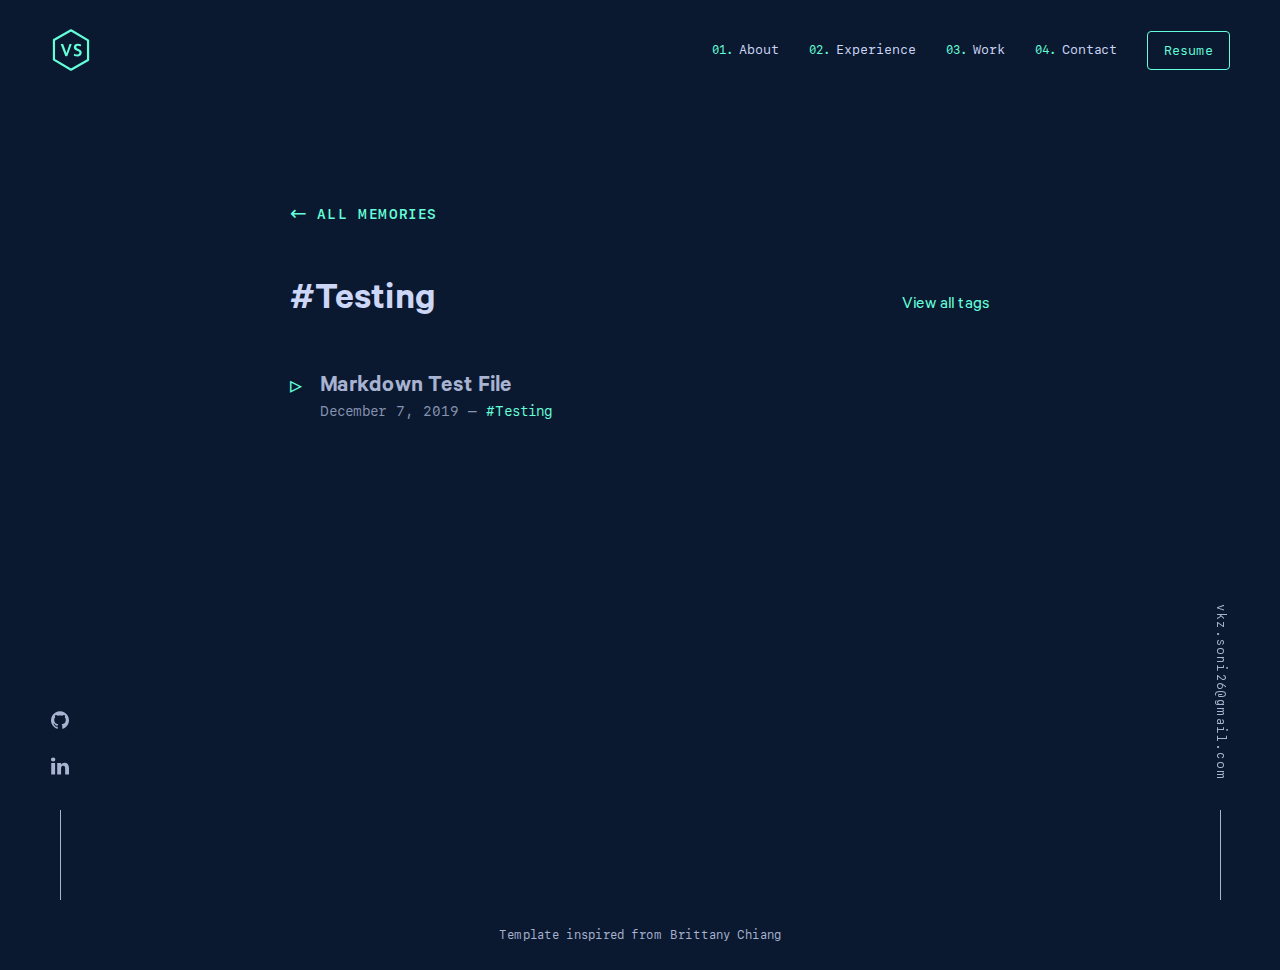
<file: pensieve/tags/testing/index.html>
<!DOCTYPE html><html lang="en"><head><meta charSet="utf-8"/><meta http-equiv="x-ua-compatible" content="ie=edge"/><meta name="viewport" content="width=device-width, initial-scale=1, shrink-to-fit=no"/><meta name="generator" content="Gatsby 2.20.14"/><title data-react-helmet="true">Tagged: #Testing | Vivek Soni</title><meta data-react-helmet="true" name="description" content="Vivek Soni is a software engineer specializing in competitive coding and building websites, applications, and everything in between."/><meta data-react-helmet="true" name="image" content="https://prosaic-26.github.io/og.png"/><meta data-react-helmet="true" property="og:title" content="Vivek Soni"/><meta data-react-helmet="true" property="og:description" content="Vivek Soni is a software engineer specializing in competitive coding and building websites, applications, and everything in between."/><meta data-react-helmet="true" property="og:image" content="https://prosaic-26.github.io/og.png"/><meta data-react-helmet="true" property="og:url" content="https://prosaic-26.github.io/pensieve/tags/testing/"/><meta data-react-helmet="true" property="og:type" content="website"/><meta data-react-helmet="true" name="twitter:card" content="summary_large_image"/><meta data-react-helmet="true" name="twitter:creator"/><meta data-react-helmet="true" name="twitter:title" content="Vivek Soni"/><meta data-react-helmet="true" name="twitter:description" content="Vivek Soni is a software engineer specializing in competitive coding and building websites, applications, and everything in between."/><meta data-react-helmet="true" name="twitter:image" content="https://prosaic-26.github.io/og.png"/><meta data-react-helmet="true" name="google-site-verification" content="DCl7VAf9tcz6eD9gb67NfkNnJ1PKRNcg8qQiwpbx9Lk"/><style data-styled="cHvtLI eEindp evNERi jFObVk fKMyOA cHXrrN cwCTVv llpETB hbGQwI dFJNST cjSXXo ixAmSv fTzIxv NzDYc kZcFdB fyvHnO" data-styled-version="4.4.1">
/* sc-component-id: sc-global-2217761558 */
@font-face{font-family:'Calibre';src:url(/static/Calibre-Regular-b63c62e591d0c8fbe2c8f009883346d5.woff2) format('woff2'), url(/static/Calibre-Regular-e08232148510aade507c2af9bb66acd0.woff) format('woff');font-weight:400;font-style:normal;font-display:auto;} @font-face{font-family:'Calibre';src:url(/static/Calibre-Medium-46b36969c7bb1d7ed4c8253e8f274788.woff2) format('woff2'), url(/static/Calibre-Medium-115d37180a9c07e2f480ca81b032babe.woff) format('woff');font-weight:500;font-style:normal;font-display:auto;} @font-face{font-family:'Calibre';src:url(/static/Calibre-Semibold-d8b856473a51d7eec2a9bccf2fbea54c.woff2) format('woff2'), url(/static/Calibre-Semibold-347808401d7a6607ff9a86897aec0a39.woff) format('woff');font-weight:600;font-style:normal;font-display:auto;} @font-face{font-family:'Calibre';src:url(/static/Calibre-RegularItalic-35657aa2d12ff78e3d8a8a5ba28c2c35.woff2) format('woff2'), url(/static/Calibre-RegularItalic-3a445970c7bcd6b102ac6bd60178b0bc.woff) format('woff');font-weight:400;font-style:italic;font-display:auto;} @font-face{font-family:'Calibre';src:url(/static/Calibre-MediumItalic-3df14639dd2cb07c83bd39707d70910f.woff2) format('woff2'), url(/static/Calibre-MediumItalic-4afe8032c647b57de924543c052e0ee4.woff) format('woff');font-weight:500;font-style:italic;font-display:auto;} @font-face{font-family:'Calibre';src:url(/static/Calibre-SemiboldItalic-8f3e4b3eaed73e67bbc4fc81f308a35f.woff2) format('woff2'), url(/static/Calibre-SemiboldItalic-6473be72d5216d0ec21d273af09b9fa3.woff) format('woff');font-weight:600;font-style:italic;font-display:auto;} @font-face{font-family:'SF Mono';src:url(/static/SFMono-Regular-7faa66605357721067fe1b07d9103015.woff2) format('woff2'), url(/static/SFMono-Regular-d59c1702c527525e9939ba06166a3750.woff) format('woff');font-weight:400;font-style:normal;font-display:auto;} @font-face{font-family:'SF Mono';src:url(/static/SFMono-Semibold-cebe2bfbe8a283427e3c5ad8a1b8ae2f.woff2) format('woff2'), url(/static/SFMono-Semibold-2d4bff46a7a9ba9dc7701f75726a7815.woff) format('woff');font-weight:600;font-style:normal;font-display:auto;} @font-face{font-family:'SF Mono';src:url(/static/SFMono-RegularItalic-bb1fc3ab1772befac3587b30ca876a09.woff2) format('woff2'), url(/static/SFMono-RegularItalic-502441ff6ee56a1df1558e8461050a46.woff) format('woff');font-weight:400;font-style:italic;font-display:auto;} @font-face{font-family:'SF Mono';src:url(/static/SFMono-SemiboldItalic-2fd68bed64aeaceadc6402efc4d82767.woff2) format('woff2'), url(/static/SFMono-SemiboldItalic-41da0311eaa7077546785a822a6ba21a.woff) format('woff');font-weight:600;font-style:italic;font-display:auto;} :root{--dark-navy:#020c1b;--navy:#0a192f;--light-navy:#172a45;--lightest-navy:#303C55;--navy-shadow:rgba(2,12,27,0.7);--slate:#8892b0;--light-slate:#a8b2d1;--lightest-slate:#ccd6f6;--white:#e6f1ff;--green:#64ffda;--green-tint:rgba(100,255,218,0.1);--font-sans:'Calibre','San Francisco','SF Pro Text',-apple-system,system-ui,sans-serif;--font-mono:'SF Mono','Fira Code','Fira Mono','Roboto Mono',monospace;--fz-xxs:12px;--fz-xs:13px;--fz-sm:14px;--fz-md:16px;--fz-lg:18px;--fz-xl:20px;--fz-xxl:22px;--fz-heading:32px;--border-radius:4px;--nav-height:100px;--nav-scroll-height:70px;--tab-height:42px;--tab-width:120px;--easing:cubic-bezier(0.645,0.045,0.355,1);--transition:all 0.25s cubic-bezier(0.645,0.045,0.355,1);--hamburger-width:30px;--ham-before:top 0.1s ease-in 0.25s,opacity 0.1s ease-in;--ham-before-active:top 0.1s ease-out,opacity 0.1s ease-out 0.12s;--ham-after:bottom 0.1s ease-in 0.25s,transform 0.22s cubic-bezier(0.55,0.055,0.675,0.19);--ham-after-active:bottom 0.1s ease-out,transform 0.22s cubic-bezier(0.215,0.61,0.355,1) 0.12s;} html{box-sizing:border-box;width:100%;} *,*:before,*:after{box-sizing:inherit;} ::selection{background-color:var(--slate);color:var(--lightest-slate);} body{margin:0;width:100%;min-height:100%;overflow-x:hidden;-moz-osx-font-smoothing:grayscale;-webkit-font-smoothing:antialiased;background-color:var(--navy);color:var(--slate);font-family:var(--font-sans);font-size:var(--fz-xl);line-height:1.3;} @media (max-width:480px){body{font-size:var(--fz-lg);}} body.hidden{overflow:hidden;} body.blur{overflow:hidden;} body.blur header{background-color:transparent;} body.blur #content > *{-webkit-filter:blur(5px) brightness(0.7);filter:blur(5px) brightness(0.7);-webkit-transition:var(--transition);transition:var(--transition);pointer-events:none;-webkit-user-select:none;-moz-user-select:none;-ms-user-select:none;user-select:none;} #root{min-height:100vh;display:grid;grid-template-rows:1fr auto;grid-template-columns:100%;} main{margin:0 auto;width:100%;max-width:1600px;min-height:100vh;padding:200px 150px;} @media (max-width:1080px){main{padding:200px 100px;}} @media (max-width:768px){main{padding:150px 50px;}} @media (max-width:480px){main{padding:125px 25px;}} main.fillHeight{padding:0 150px;} @media (max-width:1080px){main.fillHeight{padding:0 100px;}} @media (max-width:768px){main.fillHeight{padding:0 50px;}} @media (max-width:480px){main.fillHeight{padding:0 25px;}} section{margin:0 auto;padding:100px 0;max-width:1000px;} @media (max-width:768px){section{padding:80px 0;}} @media (max-width:480px){section{padding:60px 0;}} h1,h2,h3,h4,h5,h6{margin:0 0 10px 0;font-weight:600;color:var(--lightest-slate);line-height:1.1;} .big-heading{margin:0;font-size:clamp(40px,8vw,80px);} .medium-heading{margin:0;font-size:clamp(40px,8vw,60px);} .numbered-heading{display:-webkit-box;display:-webkit-flex;display:-ms-flexbox;display:flex;-webkit-align-items:center;-webkit-box-align:center;-ms-flex-align:center;align-items:center;position:relative;margin:10px 0 40px;width:100%;font-size:clamp(26px,5vw,var(--fz-heading));white-space:nowrap;} .numbered-heading:before{position:relative;bottom:4px;counter-increment:section;content:'0' counter(section) '.';margin-right:10px;color:var(--green);font-family:var(--font-mono);font-size:clamp(var(--fz-md),3vw,var(--fz-xl));font-weight:400;} @media (max-width:480px){.numbered-heading:before{margin-bottom:-3px;margin-right:5px;}} .numbered-heading:after{content:'';display:block;position:relative;top:-5px;width:300px;height:1px;margin-left:20px;background-color:var(--lightest-navy);} @media (max-width:1080px){.numbered-heading:after{width:200px;}} @media (max-width:768px){.numbered-heading:after{width:100%;}} @media (max-width:600px){.numbered-heading:after{margin-left:10px;}} img,svg,.gatsby-image-wrapper{width:100%;max-width:100%;vertical-align:middle;} img[alt=""],img:not([alt]){-webkit-filter:blur(5px);filter:blur(5px);} svg{width:100%;height:100%;fill:currentColor;vertical-align:middle;} a{display:inline-block;-webkit-text-decoration:none;text-decoration:none;-webkit-text-decoration-skip-ink:auto;text-decoration-skip-ink:auto;color:inherit;position:relative;-webkit-transition:var(--transition);transition:var(--transition);cursor:pointer;} a:hover,a:focus{color:var(--green);} a.inline-link{display:inline-block;-webkit-text-decoration:none;text-decoration:none;-webkit-text-decoration-skip-ink:auto;text-decoration-skip-ink:auto;position:relative;-webkit-transition:var(--transition);transition:var(--transition);cursor:pointer;color:var(--green);} a.inline-link:hover,a.inline-link:focus,a.inline-link:active{color:var(--green);outline:0;} a.inline-link:hover:after,a.inline-link:focus:after,a.inline-link:active:after{width:100%;} a.inline-link:hover > *,a.inline-link:focus > *,a.inline-link:active > *{color:var(--green) !important;-webkit-transition:var(--transition);transition:var(--transition);} a.inline-link:after{content:'';display:block;width:0;height:1px;position:relative;bottom:0.37em;background-color:var(--green);-webkit-transition:var(--transition);transition:var(--transition);opacity:0.5;} button{cursor:pointer;border:0;border-radius:0;} input,textarea{border-radius:0;outline:0;} input:focus,textarea:focus{outline:0;} input:focus::-webkit-input-placeholder,textarea:focus::-webkit-input-placeholder,input:active::-webkit-input-placeholder,textarea:active::-webkit-input-placeholder{opacity:0.5;} input:focus::-moz-placeholder,textarea:focus::-moz-placeholder,input:active::-moz-placeholder,textarea:active::-moz-placeholder{opacity:0.5;} input:focus:-ms-input-placeholder,textarea:focus:-ms-input-placeholder,input:active:-ms-input-placeholder,textarea:active:-ms-input-placeholder{opacity:0.5;} input:focus::placeholder,textarea:focus::placeholder,input:active::placeholder,textarea:active::placeholder{opacity:0.5;} p{margin:0 0 15px 0;} p:last-child,p:last-of-type{margin:0;} p > a{display:inline-block;-webkit-text-decoration:none;text-decoration:none;-webkit-text-decoration-skip-ink:auto;text-decoration-skip-ink:auto;position:relative;-webkit-transition:var(--transition);transition:var(--transition);cursor:pointer;color:var(--green);} p > a:hover,p > a:focus,p > a:active{color:var(--green);outline:0;} p > a:hover:after,p > a:focus:after,p > a:active:after{width:100%;} p > a:hover > *,p > a:focus > *,p > a:active > *{color:var(--green) !important;-webkit-transition:var(--transition);transition:var(--transition);} p > a:after{content:'';display:block;width:0;height:1px;position:relative;bottom:0.37em;background-color:var(--green);-webkit-transition:var(--transition);transition:var(--transition);opacity:0.5;} p > code{background-color:var(--light-navy);color:var(--white);font-size:var(--fz-sm);border-radius:var(--border-radius);padding:0.3em 0.5em;} ul.fancy-list{padding:0;margin:0;list-style:none;font-size:var(--fz-lg);} ul.fancy-list li{position:relative;padding-left:30px;margin-bottom:10px;} ul.fancy-list li:before{content:'▹';position:absolute;left:0;color:var(--green);} blockquote{border-left-color:var(--green);border-left-style:solid;border-left-width:1px;margin-left:0px;margin-right:0px;padding-left:1.5rem;} blockquote p{font-style:italic;font-size:24px;} hr{background-color:var(--lightest-navy);height:1px;border-width:0px;border-style:initial;border-color:initial;border-image:initial;margin:1rem;} code{font-family:var(--font-mono);font-size:var(--fz-md);} #logo{color:var(--green);} .overline{color:var(--green);font-family:var(--font-mono);font-size:var(--fz-md);font-weight:400;} .subtitle{color:var(--green);margin:0 0 20px 0;font-size:var(--fz-md);font-family:var(--font-mono);font-weight:400;line-height:1.5;} @media (max-width:1080px){.subtitle{font-size:var(--fz-sm);}} @media (max-width:768px){.subtitle{font-size:var(--fz-xs);}} .subtitle a{display:inline-block;-webkit-text-decoration:none;text-decoration:none;-webkit-text-decoration-skip-ink:auto;text-decoration-skip-ink:auto;position:relative;-webkit-transition:var(--transition);transition:var(--transition);cursor:pointer;color:var(--green);line-height:1.5;} .subtitle a:hover,.subtitle a:focus,.subtitle a:active{color:var(--green);outline:0;} .subtitle a:hover:after,.subtitle a:focus:after,.subtitle a:active:after{width:100%;} .subtitle a:hover > *,.subtitle a:focus > *,.subtitle a:active > *{color:var(--green) !important;-webkit-transition:var(--transition);transition:var(--transition);} .subtitle a:after{content:'';display:block;width:0;height:1px;position:relative;bottom:0.37em;background-color:var(--green);-webkit-transition:var(--transition);transition:var(--transition);opacity:0.5;} .breadcrumb{display:-webkit-box;display:-webkit-flex;display:-ms-flexbox;display:flex;-webkit-align-items:center;-webkit-box-align:center;-ms-flex-align:center;align-items:center;margin-bottom:50px;color:var(--green);} .breadcrumb .arrow{display:block;margin-right:10px;padding-top:4px;} .breadcrumb a{display:inline-block;-webkit-text-decoration:none;text-decoration:none;-webkit-text-decoration-skip-ink:auto;text-decoration-skip-ink:auto;position:relative;-webkit-transition:var(--transition);transition:var(--transition);cursor:pointer;color:var(--green);font-family:var(--font-mono);font-size:var(--fz-sm);font-weight:600;line-height:1.5;text-transform:uppercase;-webkit-letter-spacing:0.1em;-moz-letter-spacing:0.1em;-ms-letter-spacing:0.1em;letter-spacing:0.1em;} .breadcrumb a:hover,.breadcrumb a:focus,.breadcrumb a:active{color:var(--green);outline:0;} .breadcrumb a:hover:after,.breadcrumb a:focus:after,.breadcrumb a:active:after{width:100%;} .breadcrumb a:hover > *,.breadcrumb a:focus > *,.breadcrumb a:active > *{color:var(--green) !important;-webkit-transition:var(--transition);transition:var(--transition);} .breadcrumb a:after{content:'';display:block;width:0;height:1px;position:relative;bottom:0.37em;background-color:var(--green);-webkit-transition:var(--transition);transition:var(--transition);opacity:0.5;} .gatsby-image-outer-wrapper{height:100%;} .fadeup-enter{opacity:0.01;-webkit-transform:translateY(20px);-ms-transform:translateY(20px);transform:translateY(20px);-webkit-transition:opacity 300ms var(--easing),-webkit-transform 300ms var(--easing);-webkit-transition:opacity 300ms var(--easing),transform 300ms var(--easing);transition:opacity 300ms var(--easing),transform 300ms var(--easing);} .fadeup-enter-active{opacity:1;-webkit-transform:translateY(0px);-ms-transform:translateY(0px);transform:translateY(0px);-webkit-transition:opacity 300ms var(--easing),-webkit-transform 300ms var(--easing);-webkit-transition:opacity 300ms var(--easing),transform 300ms var(--easing);transition:opacity 300ms var(--easing),transform 300ms var(--easing);} .fadedown-enter{opacity:0.01;-webkit-transform:translateY(-20px);-ms-transform:translateY(-20px);transform:translateY(-20px);-webkit-transition:opacity 300ms var(--easing),-webkit-transform 300ms var(--easing);-webkit-transition:opacity 300ms var(--easing),transform 300ms var(--easing);transition:opacity 300ms var(--easing),transform 300ms var(--easing);} .fadedown-enter-active{opacity:1;-webkit-transform:translateY(0px);-ms-transform:translateY(0px);transform:translateY(0px);-webkit-transition:opacity 300ms var(--easing),-webkit-transform 300ms var(--easing);-webkit-transition:opacity 300ms var(--easing),transform 300ms var(--easing);transition:opacity 300ms var(--easing),transform 300ms var(--easing);} .fade-enter{opacity:0;} .fade-enter-active{opacity:1;-webkit-transition:opacity 300ms var(--easing);transition:opacity 300ms var(--easing);} .fade-exit{opacity:1;} .fade-exit-active{opacity:0;-webkit-transition:opacity 300ms var(--easing);transition:opacity 300ms var(--easing);} .gatsby-highlight{background-color:#112340;border-radius:var(--border-radius);margin:2em 0;padding:1.25em;overflow:auto;position:relative;font-family:var(--font-mono);font-size:var(--fz-md);} .gatsby-highlight code[class*='language-'],.gatsby-highlight pre[class*='language-']{height:auto !important;font-size:var(--fz-sm);line-height:1.5;white-space:pre;word-spacing:normal;word-break:normal;word-wrap:normal;tab-size:2;-webkit-hyphens:none;-moz-hyphens:none;-ms-hyphens:none;hyphens:none;} .gatsby-highlight pre[class*='language-']{background-color:transparent;margin:0;padding:0;overflow:initial;float:left;min-width:100%;padding-top:2em;} .gatsby-code-title{padding:1em 1.5em;font-family:var(--font-mono);font-size:var(--fz-xs);background-color:#112340;color:#a2aabc;border-top-left-radius:var(--border-radius);border-top-right-radius:var(--border-radius);border-bottom:1px solid #1d2d50;} .gatsby-code-title + .gatsby-highlight{margin-top:0;border-top-left-radius:0;border-top-right-radius:0;} .gatsby-highlight-code-line{display:block;background-color:#1d2d50;border-left:2px solid var(--green);padding-left:calc(1em + 2px);padding-right:1em;margin-right:-1.35em;margin-left:-1.35em;} .gatsby-highlight pre[class*='language-']::before{background:var(--lightest-navy);color:var(--white);font-size:var(--fz-xxs);font-family:var(--font-mono);line-height:1.5;-webkit-letter-spacing:0.1em;-moz-letter-spacing:0.1em;-ms-letter-spacing:0.1em;letter-spacing:0.1em;text-transform:uppercase;border-radius:0 0 3px 3px;position:absolute;top:0;left:1.25rem;padding:0.25rem 0.5rem;} .gatsby-highlight pre[class='language-javascript']::before{content:'js';} .gatsby-highlight pre[class='language-js']::before{content:'js';} .gatsby-highlight pre[class='language-jsx']::before{content:'jsx';} .gatsby-highlight pre[class='language-graphql']::before{content:'GraphQL';} .gatsby-highlight pre[class='language-html']::before{content:'html';} .gatsby-highlight pre[class='language-css']::before{content:'css';} .gatsby-highlight pre[class='language-mdx']::before{content:'mdx';} .gatsby-highlight pre[class='language-shell']::before{content:'shell';} .gatsby-highlight pre[class='language-sh']::before{content:'sh';} .gatsby-highlight pre[class='language-bash']::before{content:'bash';} .gatsby-highlight pre[class='language-yaml']::before{content:'yaml';} .gatsby-highlight pre[class='language-markdown']::before{content:'md';} .gatsby-highlight pre[class='language-json']::before,.gatsby-highlight pre[class='language-json5']::before{content:'json';} .gatsby-highlight pre[class='language-diff']::before{content:'diff';} .gatsby-highlight pre[class='language-text']::before{content:'text';} .gatsby-highlight pre[class='language-flow']::before{content:'flow';} .token{display:inline;} .token.comment,.token.block-comment,.token.prolog,.token.doctype,.token.cdata{color:#8695b799;} .token.punctuation{color:#a2aabc;} .token.namespace,.token.deleted{color:#ef6b73;} .token.function-name,.token.function,.token.class-name,.token.constant,.token.symbol{color:#ffd580;} .token.attr-name,.token.operator,.token.rule{color:#ffae57;} .token.keyword,.token.boolean,.token.number,.token.property{color:#c3a6ff;} .token.tag,.token.selector,.token.important,.token.atrule,.token.builtin,.token.entity,.token.url{color:#5ccfe6;} .token.string,.token.char,.token.attr-value,.token.regex,.token.variable,.token.inserted{color:#bae67e;} .token.important,.token.bold{font-weight:600;} .token.italic{font-style:italic;} .token.entity{cursor:help;} .namespace{opacity:0.7;}
/* sc-component-id: layout__SkipToContentLink-sc-1yw8zls-0 */
.cHvtLI{position:absolute;top:auto;left:-999px;width:1px;height:1px;overflow:hidden;z-index:-99;} .cHvtLI:focus,.cHvtLI:active{top:0;left:0;width:auto;height:auto;padding:18px 23px;outline:0;border-radius:var(--border-radius);background-color:var(--light-navy);color:var(--green);font-family:var(--font-mono);font-size:var(--fz-sm);line-height:1;-webkit-text-decoration:none;text-decoration:none;cursor:pointer;overflow:auto;-webkit-transition:var(--transition);transition:var(--transition);z-index:99;}
/* sc-component-id: layout__StyledContent-sc-1yw8zls-1 */
.eEindp{display:-webkit-box;display:-webkit-flex;display:-ms-flexbox;display:flex;-webkit-flex-direction:column;-ms-flex-direction:column;flex-direction:column;min-height:100vh;}
/* sc-component-id: nav__StyledHeader-ghklvd-0 */
.evNERi{display:-webkit-box;display:-webkit-flex;display:-ms-flexbox;display:flex;-webkit-box-pack:justify;-webkit-justify-content:space-between;-ms-flex-pack:justify;justify-content:space-between;-webkit-align-items:center;-webkit-box-align:center;-ms-flex-align:center;align-items:center;position:fixed;top:0;z-index:11;padding:0px 50px;width:100%;height:var(--nav-height);background-color:var(--navy);-webkit-filter:none !important;filter:none !important;pointer-events:auto !important;-webkit-user-select:auto !important;-moz-user-select:auto !important;-ms-user-select:auto !important;user-select:auto !important;-webkit-backdrop-filter:blur(10px);backdrop-filter:blur(10px);-webkit-transition:var(--transition);transition:var(--transition);} @media (max-width:1080px){.evNERi{padding:0 40px;}} @media (max-width:768px){.evNERi{padding:0 25px;}}
/* sc-component-id: nav__StyledNav-ghklvd-1 */
.jFObVk{display:-webkit-box;display:-webkit-flex;display:-ms-flexbox;display:flex;-webkit-box-pack:justify;-webkit-justify-content:space-between;-ms-flex-pack:justify;justify-content:space-between;-webkit-align-items:center;-webkit-box-align:center;-ms-flex-align:center;align-items:center;position:relative;width:100%;color:var(--lightest-slate);font-family:var(--font-mono);counter-reset:item 0;z-index:12;} .jFObVk .logo{display:-webkit-box;display:-webkit-flex;display:-ms-flexbox;display:flex;-webkit-box-pack:center;-webkit-justify-content:center;-ms-flex-pack:center;justify-content:center;-webkit-align-items:center;-webkit-box-align:center;-ms-flex-align:center;align-items:center;} .jFObVk .logo a{color:var(--green);width:42px;height:42px;} .jFObVk .logo a:hover svg,.jFObVk .logo a:focus svg{fill:var(--green-tint);} .jFObVk .logo a svg{fill:none;-webkit-transition:var(--transition);transition:var(--transition);-webkit-user-select:none;-moz-user-select:none;-ms-user-select:none;user-select:none;}
/* sc-component-id: nav__StyledLinks-ghklvd-2 */
.fKMyOA{display:-webkit-box;display:-webkit-flex;display:-ms-flexbox;display:flex;-webkit-align-items:center;-webkit-box-align:center;-ms-flex-align:center;align-items:center;} @media (max-width:768px){.fKMyOA{display:none;}} .fKMyOA ol{display:-webkit-box;display:-webkit-flex;display:-ms-flexbox;display:flex;-webkit-box-pack:justify;-webkit-justify-content:space-between;-ms-flex-pack:justify;justify-content:space-between;-webkit-align-items:center;-webkit-box-align:center;-ms-flex-align:center;align-items:center;padding:0;margin:0;list-style:none;} .fKMyOA ol li{margin:0 5px;position:relative;counter-increment:item 1;font-size:var(--fz-xs);} .fKMyOA ol li a{padding:10px;} .fKMyOA ol li a:before{content:'0' counter(item) '.';margin-right:5px;color:var(--green);font-size:var(--fz-xxs);text-align:right;} .fKMyOA .resume-button{color:var(--green);background-color:transparent;border:1px solid var(--green);border-radius:var(--border-radius);padding:0.75rem 1rem;font-size:var(--fz-xs);font-family:var(--font-mono);line-height:1;-webkit-text-decoration:none;text-decoration:none;cursor:pointer;-webkit-transition:var(--transition);transition:var(--transition);margin-left:15px;font-size:var(--fz-xs);} .fKMyOA .resume-button:hover,.fKMyOA .resume-button:focus,.fKMyOA .resume-button:active{background-color:var(--green-tint);} .fKMyOA .resume-button:after{display:none !important;}
/* sc-component-id: menu__StyledMenu-sdn9y6-0 */
.cHXrrN{display:none;} @media (max-width:768px){.cHXrrN{display:block;}}
/* sc-component-id: menu__StyledHamburgerButton-sdn9y6-1 */
.cwCTVv{display:none;} @media (max-width:768px){.cwCTVv{display:-webkit-box;display:-webkit-flex;display:-ms-flexbox;display:flex;-webkit-box-pack:center;-webkit-justify-content:center;-ms-flex-pack:center;justify-content:center;-webkit-align-items:center;-webkit-box-align:center;-ms-flex-align:center;align-items:center;position:relative;z-index:10;margin-right:-15px;padding:15px;border:0;background-color:transparent;color:inherit;text-transform:none;-webkit-transition-timing-function:linear;transition-timing-function:linear;-webkit-transition-duration:0.15s;transition-duration:0.15s;-webkit-transition-property:opacity,filter;transition-property:opacity,filter;}} .cwCTVv .ham-box{display:inline-block;position:relative;width:var(--hamburger-width);height:24px;} .cwCTVv .ham-box-inner{position:absolute;top:50%;right:0;width:var(--hamburger-width);height:2px;border-radius:var(--border-radius);background-color:var(--green);-webkit-transition-duration:0.22s;transition-duration:0.22s;-webkit-transition-property:-webkit-transform;-webkit-transition-property:transform;transition-property:transform;-webkit-transition-delay:0s;transition-delay:0s;-webkit-transform:rotate(0deg);-ms-transform:rotate(0deg);transform:rotate(0deg);-webkit-transition-timing-function:cubic-bezier( 0.55,0.055,0.675,0.19 );transition-timing-function:cubic-bezier( 0.55,0.055,0.675,0.19 );} .cwCTVv .ham-box-inner:before,.cwCTVv .ham-box-inner:after{content:'';display:block;position:absolute;left:auto;right:0;width:var(--hamburger-width);height:2px;border-radius:4px;background-color:var(--green);-webkit-transition-timing-function:ease;transition-timing-function:ease;-webkit-transition-duration:0.15s;transition-duration:0.15s;-webkit-transition-property:-webkit-transform;-webkit-transition-property:transform;transition-property:transform;} .cwCTVv .ham-box-inner:before{width:120%;top:-10px;opacity:1;-webkit-transition:var(--ham-before);transition:var(--ham-before);} .cwCTVv .ham-box-inner:after{width:80%;bottom:-10px;-webkit-transform:rotate(0);-ms-transform:rotate(0);transform:rotate(0);-webkit-transition:var(--ham-after);transition:var(--ham-after);}
/* sc-component-id: menu__StyledSidebar-sdn9y6-2 */
.llpETB{display:none;} @media (max-width:768px){.llpETB{display:-webkit-box;display:-webkit-flex;display:-ms-flexbox;display:flex;-webkit-box-pack:center;-webkit-justify-content:center;-ms-flex-pack:center;justify-content:center;-webkit-align-items:center;-webkit-box-align:center;-ms-flex-align:center;align-items:center;position:fixed;top:0;bottom:0;right:0;padding:50px 10px;width:min(75vw,400px);height:100vh;outline:0;background-color:var(--light-navy);box-shadow:-10px 0px 30px -15px var(--navy-shadow);z-index:9;-webkit-transform:translateX(100vw);-ms-transform:translateX(100vw);transform:translateX(100vw);visibility:hidden;-webkit-transition:var(--transition);transition:var(--transition);}} .llpETB nav{display:-webkit-box;display:-webkit-flex;display:-ms-flexbox;display:flex;-webkit-box-pack:justify;-webkit-justify-content:space-between;-ms-flex-pack:justify;justify-content:space-between;-webkit-align-items:center;-webkit-box-align:center;-ms-flex-align:center;align-items:center;width:100%;-webkit-flex-direction:column;-ms-flex-direction:column;flex-direction:column;color:var(--lightest-slate);font-family:var(--font-mono);text-align:center;} .llpETB ol{padding:0;margin:0;list-style:none;width:100%;} .llpETB ol li{position:relative;margin:0 auto 20px;counter-increment:item 1;font-size:clamp(var(--fz-sm),4vw,var(--fz-lg));} @media (max-width:600px){.llpETB ol li{margin:0 auto 10px;}} .llpETB ol li:before{content:'0' counter(item) '.';display:block;margin-bottom:5px;color:var(--green);font-size:var(--fz-sm);} .llpETB ol a{display:inline-block;-webkit-text-decoration:none;text-decoration:none;-webkit-text-decoration-skip-ink:auto;text-decoration-skip-ink:auto;color:inherit;position:relative;-webkit-transition:var(--transition);transition:var(--transition);cursor:pointer;width:100%;padding:3px 20px 20px;} .llpETB ol a:hover,.llpETB ol a:active,.llpETB ol a:focus{color:var(--green);outline:0;} .llpETB .resume-link{color:var(--green);background-color:transparent;border:1px solid var(--green);border-radius:var(--border-radius);padding:1.25rem 1.75rem;font-size:var(--fz-sm);font-family:var(--font-mono);line-height:1;-webkit-text-decoration:none;text-decoration:none;cursor:pointer;-webkit-transition:var(--transition);transition:var(--transition);padding:18px 50px;margin:10% auto 0;width:-webkit-max-content;width:-moz-max-content;width:max-content;} .llpETB .resume-link:hover,.llpETB .resume-link:focus,.llpETB .resume-link:active{background-color:var(--green-tint);} .llpETB .resume-link:after{display:none !important;}
/* sc-component-id: side__StyledSideElement-sc-1duznzb-0 */
.hbGQwI{width:40px;position:fixed;bottom:0;left:40px;right:auto;z-index:10;color:var(--light-slate);} @media (max-width:1080px){.hbGQwI{left:20px;right:auto;}} @media (max-width:768px){.hbGQwI{display:none;}}.dFJNST{width:40px;position:fixed;bottom:0;left:auto;right:40px;z-index:10;color:var(--light-slate);} @media (max-width:1080px){.dFJNST{left:auto;right:20px;}} @media (max-width:768px){.dFJNST{display:none;}}
/* sc-component-id: social__StyledSocialList-anu6nt-0 */
.cjSXXo{display:-webkit-box;display:-webkit-flex;display:-ms-flexbox;display:flex;-webkit-flex-direction:column;-ms-flex-direction:column;flex-direction:column;-webkit-align-items:center;-webkit-box-align:center;-ms-flex-align:center;align-items:center;margin:0;padding:0;list-style:none;} .cjSXXo:after{content:'';display:block;width:1px;height:90px;margin:0 auto;background-color:var(--light-slate);} .cjSXXo li{padding:10px;} .cjSXXo li:last-of-type{margin-bottom:20px;} .cjSXXo li a:hover,.cjSXXo li a:focus{-webkit-transform:translateY(-3px);-ms-transform:translateY(-3px);transform:translateY(-3px);} .cjSXXo li a svg{width:18px;height:18px;}
/* sc-component-id: email__StyledLinkWrapper-sc-2epoq-0 */
.ixAmSv{display:-webkit-box;display:-webkit-flex;display:-ms-flexbox;display:flex;-webkit-flex-direction:column;-ms-flex-direction:column;flex-direction:column;-webkit-align-items:center;-webkit-box-align:center;-ms-flex-align:center;align-items:center;position:relative;} .ixAmSv:after{content:'';display:block;width:1px;height:90px;margin:0 auto;background-color:var(--light-slate);} .ixAmSv a{margin:20px auto;padding:10px;font-family:var(--font-mono);font-size:var(--fz-xxs);-webkit-letter-spacing:0.1em;-moz-letter-spacing:0.1em;-ms-letter-spacing:0.1em;letter-spacing:0.1em;-webkit-writing-mode:vertical-rl;-ms-writing-mode:tb-rl;writing-mode:vertical-rl;} .ixAmSv a:hover,.ixAmSv a:focus{-webkit-transform:translateY(-3px);-ms-transform:translateY(-3px);transform:translateY(-3px);}
/* sc-component-id: footer__StyledFooter-sc-4jwnt4-0 */
.NzDYc{display:-webkit-box;display:-webkit-flex;display:-ms-flexbox;display:flex;-webkit-box-pack:center;-webkit-justify-content:center;-ms-flex-pack:center;justify-content:center;-webkit-align-items:center;-webkit-box-align:center;-ms-flex-align:center;align-items:center;-webkit-flex-direction:column;-ms-flex-direction:column;flex-direction:column;height:auto;min-height:70px;padding:15px;text-align:center;}
/* sc-component-id: footer__StyledSocialLinks-sc-4jwnt4-1 */
.kZcFdB{display:none;} @media (max-width:768px){.kZcFdB{display:block;width:100%;max-width:270px;margin:0 auto 10px;color:var(--light-slate);}} .kZcFdB ul{display:-webkit-box;display:-webkit-flex;display:-ms-flexbox;display:flex;-webkit-box-pack:justify;-webkit-justify-content:space-between;-ms-flex-pack:justify;justify-content:space-between;-webkit-align-items:center;-webkit-box-align:center;-ms-flex-align:center;align-items:center;padding:0;margin:0;list-style:none;} .kZcFdB ul a{padding:10px;} .kZcFdB ul a svg{width:20px;height:20px;}
/* sc-component-id: footer__StyledCredit-sc-4jwnt4-2 */
.fyvHnO{color:var(--light-slate);font-family:var(--font-mono);font-size:var(--fz-xxs);line-height:1;} .fyvHnO a{padding:10px;} .fyvHnO .github-stats{margin-top:10px;} .fyvHnO .github-stats > span{display:-webkit-inline-box;display:-webkit-inline-flex;display:-ms-inline-flexbox;display:inline-flex;-webkit-align-items:center;-webkit-box-align:center;-ms-flex-align:center;align-items:center;margin:0 7px;} .fyvHnO .github-stats svg{display:inline-block;width:auto;height:15px;margin-right:5px;}
/* sc-component-id: tag__StyledTagsContainer-sc-1b47em6-0 */
.fTzIxv{max-width:1000px;} .fTzIxv a{display:inline-block;-webkit-text-decoration:none;text-decoration:none;-webkit-text-decoration-skip-ink:auto;text-decoration-skip-ink:auto;position:relative;-webkit-transition:var(--transition);transition:var(--transition);cursor:pointer;color:var(--green);} .fTzIxv a:hover,.fTzIxv a:focus,.fTzIxv a:active{color:var(--green);outline:0;} .fTzIxv a:hover:after,.fTzIxv a:focus:after,.fTzIxv a:active:after{width:100%;} .fTzIxv a:hover > *,.fTzIxv a:focus > *,.fTzIxv a:active > *{color:var(--green) !important;-webkit-transition:var(--transition);transition:var(--transition);} .fTzIxv a:after{content:'';display:block;width:0;height:1px;position:relative;bottom:0.37em;background-color:var(--green);-webkit-transition:var(--transition);transition:var(--transition);opacity:0.5;} .fTzIxv h1{display:-webkit-box;display:-webkit-flex;display:-ms-flexbox;display:flex;-webkit-box-pack:justify;-webkit-justify-content:space-between;-ms-flex-pack:justify;justify-content:space-between;-webkit-align-items:center;-webkit-box-align:center;-ms-flex-align:center;align-items:center;margin-bottom:50px;} .fTzIxv h1 a{font-size:var(--fz-lg);font-weight:400;} .fTzIxv ul li{font-size:24px;} .fTzIxv ul li h2{font-size:inherit;margin:0;} .fTzIxv ul li h2 a{color:var(--light-slate);} .fTzIxv ul li .subtitle{color:var(--slate);font-size:var(--fz-sm);} .fTzIxv ul li .subtitle .tag{margin-right:10px;}</style><link rel="sitemap" type="application/xml" href="/sitemap.xml"/><link rel="icon" href="/icons/icon-48x48.png?v=a3dc063816a82ea7690f128745465708"/><link rel="manifest" href="/manifest.webmanifest"/><meta name="theme-color" content="#0a192f"/><link rel="apple-touch-icon" sizes="48x48" href="/icons/icon-48x48.png?v=a3dc063816a82ea7690f128745465708"/><link rel="apple-touch-icon" sizes="72x72" href="/icons/icon-72x72.png?v=a3dc063816a82ea7690f128745465708"/><link rel="apple-touch-icon" sizes="96x96" href="/icons/icon-96x96.png?v=a3dc063816a82ea7690f128745465708"/><link rel="apple-touch-icon" sizes="144x144" href="/icons/icon-144x144.png?v=a3dc063816a82ea7690f128745465708"/><link rel="apple-touch-icon" sizes="192x192" href="/icons/icon-192x192.png?v=a3dc063816a82ea7690f128745465708"/><link rel="apple-touch-icon" sizes="256x256" href="/icons/icon-256x256.png?v=a3dc063816a82ea7690f128745465708"/><link rel="apple-touch-icon" sizes="384x384" href="/icons/icon-384x384.png?v=a3dc063816a82ea7690f128745465708"/><link rel="apple-touch-icon" sizes="512x512" href="/icons/icon-512x512.png?v=a3dc063816a82ea7690f128745465708"/><link rel="preconnect dns-prefetch" href="https://www.google-analytics.com"/><link as="script" rel="preload" href="/5095f2faf3496f1b7cf2ac65aad050cbc717db5e-a4e7b0c0736ee45f7b58.js"/><link as="script" rel="preload" href="/component---src-templates-tag-js-1ecc281f328ad6d06308.js"/><link as="script" rel="preload" href="/1d3036f18f3eba379cd7bfb8092b2b48b04ff234-11a0a42e2b8a66d38001.js"/><link as="script" rel="preload" href="/app-8907722d0c43506c4609.js"/><link as="script" rel="preload" href="/framework-3321703c33570853116c.js"/><link as="script" rel="preload" href="/webpack-runtime-4729e53d9ad60db5b1cf.js"/><link as="fetch" rel="preload" href="/page-data/pensieve/tags/testing/page-data.json" crossorigin="anonymous"/><link as="fetch" rel="preload" href="/page-data/app-data.json" crossorigin="anonymous"/></head><body class=""><div id="___gatsby"><div style="outline:none" tabindex="-1" id="gatsby-focus-wrapper"><div id="root"><a href="#content" class="layout__SkipToContentLink-sc-1yw8zls-0 cHvtLI">Skip to Content</a><div class="layout__StyledContent-sc-1yw8zls-1 eEindp"><header class="nav__StyledHeader-ghklvd-0 evNERi"><nav class="nav__StyledNav-ghklvd-1 jFObVk"><div class="logo" tabindex="-1"><a aria-label="home" href="/"><svg id="logo" xmlns="http://www.w3.org/2000/svg" role="img" viewBox="0 0 84 96"><title>Logo</title><g transform="translate(-8.000000, -2.000000)"><g transform="translate(11.000000, 5.000000)"><path d="M40.4,32.02c0,0.12-0.04,0.24-0.08,0.4l-9.4,25.8c-0.2,0.56-0.64,0.88-1.24,0.88l-2.68,0c-0.76,0-1.12-0.32-1.36-1l-9.84-25.56c-0.08-0.16-0.12-0.32-0.12-0.48c0-0.4,0.32-0.64,0.8-0.64l3.52,0c0.84,0,1.24,0.28,1.44,0.84l7.08,19.76l0.12,0l6.68-19.64c0.24-0.72,0.6-0.96,1.52-0.96l2.8,0c0.52,0,0.76,0.24,0.76,0.6z M63.46,51.02c0,5.56-4.52,8.56-9.72,8.56c-2.4,0-5.24-0.44-7.64-1.28c-0.52-0.2-0.68-0.44-0.68-0.76c0-0.16,0-0.32,0.08-0.52l0.84-2.6c0.12-0.4,0.32-0.64,0.72-0.64c0.16,0,0.36,0.04,0.6,0.12c1.88,0.68,3.96,1.2,5.96,1.2c2.16,0,4.6-1.04,4.6-3.56c0-1.84-1.36-2.84-2.92-3.6l-5.2-2.6c-2.84-1.4-4.72-3.76-4.72-6.88c0-4.88,4.8-7.56,9.24-7.56c2.64,0,4.84,0.4,7.16,1.4c0.52,0.24,0.8,0.48,0.8,0.8c0,0.16-0.04,0.32-0.12,0.52l-0.96,2.44c-0.16,0.44-0.4,0.6-0.68,0.6c-0.2,0-0.4-0.08-0.64-0.16c-1.64-0.68-3.68-1.24-5.28-1.24c-1.88,0-4.04,0.8-4.04,3.04c0,1.64,1.52,2.6,2.84,3.24l4.44,2.16c3.16,1.52,5.32,3.64,5.32,7.32z" fill="currentColor"></path><polygon id="Shape" stroke="currentColor" stroke-width="5" stroke-linecap="round" stroke-linejoin="round" points="39 0 0 22 0 67 39 90 78 68 78 23"></polygon></g></g></svg></a></div><div class="nav__StyledLinks-ghklvd-2 fKMyOA"><ol><li style="transition-delay:0ms"><a href="/#about">About</a></li><li style="transition-delay:0ms"><a href="/#jobs">Experience</a></li><li style="transition-delay:0ms"><a href="/#projects">Work</a></li><li style="transition-delay:0ms"><a href="/#contact">Contact</a></li></ol><div style="transition-delay:0ms"><a href="/resume.pdf" class="resume-button">Resume</a></div></div><div class="menu__StyledMenu-sdn9y6-0 cHXrrN"><div><button class="menu__StyledHamburgerButton-sdn9y6-1 cwCTVv"><div class="ham-box"><div class="ham-box-inner"></div></div></button><aside aria-hidden="true" tabindex="-1" class="menu__StyledSidebar-sdn9y6-2 llpETB"><nav><ol><li><a href="/#about">About</a></li><li><a href="/#jobs">Experience</a></li><li><a href="/#projects">Work</a></li><li><a href="/#contact">Contact</a></li></ol><a href="/resume.pdf" class="resume-link">Resume</a></nav></aside></div></div></nav></header><div orientation="left" class="side__StyledSideElement-sc-1duznzb-0 hbGQwI"><ul class="social__StyledSocialList-anu6nt-0 cjSXXo"><li><a href="https://github.com/prosaic-26" aria-label="GitHub"><svg xmlns="http://www.w3.org/2000/svg" role="img" viewBox="0 0 438.549 438.549"><title>GitHub</title><path d="M409.132,114.573c-19.608-33.596-46.205-60.194-79.798-79.8C295.736,15.166,259.057,5.365,219.271,5.365 c-39.781,0-76.472,9.804-110.063,29.408c-33.596,19.605-60.192,46.204-79.8,79.8C9.803,148.168,0,184.854,0,224.63 c0,47.78,13.94,90.745,41.827,128.906c27.884,38.164,63.906,64.572,108.063,79.227c5.14,0.954,8.945,0.283,11.419-1.996 c2.475-2.282,3.711-5.14,3.711-8.562c0-0.571-0.049-5.708-0.144-15.417c-0.098-9.709-0.144-18.179-0.144-25.406l-6.567,1.136 c-4.187,0.767-9.469,1.092-15.846,1c-6.374-0.089-12.991-0.757-19.842-1.999c-6.854-1.231-13.229-4.086-19.13-8.559 c-5.898-4.473-10.085-10.328-12.56-17.556l-2.855-6.57c-1.903-4.374-4.899-9.233-8.992-14.559 c-4.093-5.331-8.232-8.945-12.419-10.848l-1.999-1.431c-1.332-0.951-2.568-2.098-3.711-3.429c-1.142-1.331-1.997-2.663-2.568-3.997 c-0.572-1.335-0.098-2.43,1.427-3.289c1.525-0.859,4.281-1.276,8.28-1.276l5.708,0.853c3.807,0.763,8.516,3.042,14.133,6.851 c5.614,3.806,10.229,8.754,13.846,14.842c4.38,7.806,9.657,13.754,15.846,17.847c6.184,4.093,12.419,6.136,18.699,6.136 c6.28,0,11.704-0.476,16.274-1.423c4.565-0.952,8.848-2.383,12.847-4.285c1.713-12.758,6.377-22.559,13.988-29.41 c-10.848-1.14-20.601-2.857-29.264-5.14c-8.658-2.286-17.605-5.996-26.835-11.14c-9.235-5.137-16.896-11.516-22.985-19.126 c-6.09-7.614-11.088-17.61-14.987-29.979c-3.901-12.374-5.852-26.648-5.852-42.826c0-23.035,7.52-42.637,22.557-58.817 c-7.044-17.318-6.379-36.732,1.997-58.24c5.52-1.715,13.706-0.428,24.554,3.853c10.85,4.283,18.794,7.952,23.84,10.994 c5.046,3.041,9.089,5.618,12.135,7.708c17.705-4.947,35.976-7.421,54.818-7.421s37.117,2.474,54.823,7.421l10.849-6.849 c7.419-4.57,16.18-8.758,26.262-12.565c10.088-3.805,17.802-4.853,23.134-3.138c8.562,21.509,9.325,40.922,2.279,58.24 c15.036,16.18,22.559,35.787,22.559,58.817c0,16.178-1.958,30.497-5.853,42.966c-3.9,12.471-8.941,22.457-15.125,29.979 c-6.191,7.521-13.901,13.85-23.131,18.986c-9.232,5.14-18.182,8.85-26.84,11.136c-8.662,2.286-18.415,4.004-29.263,5.146 c9.894,8.562,14.842,22.077,14.842,40.539v60.237c0,3.422,1.19,6.279,3.572,8.562c2.379,2.279,6.136,2.95,11.276,1.995 c44.163-14.653,80.185-41.062,108.068-79.226c27.88-38.161,41.825-81.126,41.825-128.906 C438.536,184.851,428.728,148.168,409.132,114.573z"></path></svg></a></li><li><a href="https://www.linkedin.com/in/vivek-soni26" aria-label="Linkedin"><svg xmlns="http://www.w3.org/2000/svg" role="img" viewBox="0 0 430.117 430.117"><title>LinkedIn</title><path d="M430.117,261.543V420.56h-92.188V272.193c0-37.271-13.334-62.707-46.703-62.707 c-25.473,0-40.632,17.142-47.301,33.724c-2.432,5.928-3.058,14.179-3.058,22.477V420.56h-92.219c0,0,1.242-251.285,0-277.32h92.21 v39.309c-0.187,0.294-0.43,0.611-0.606,0.896h0.606v-0.896c12.251-18.869,34.13-45.824,83.102-45.824 C384.633,136.724,430.117,176.361,430.117,261.543z M52.183,9.558C20.635,9.558,0,30.251,0,57.463 c0,26.619,20.038,47.94,50.959,47.94h0.616c32.159,0,52.159-21.317,52.159-47.94C103.128,30.251,83.734,9.558,52.183,9.558z M5.477,420.56h92.184v-277.32H5.477V420.56z"></path></svg></a></li></ul></div><div orientation="right" class="side__StyledSideElement-sc-1duznzb-0 dFJNST"><div class="email__StyledLinkWrapper-sc-2epoq-0 ixAmSv"><a href="mailto:vkz.soni26@gmail.com">vkz.soni26@gmail.com</a></div></div><div id="content"><main class="tag__StyledTagsContainer-sc-1b47em6-0 fTzIxv"><span class="breadcrumb"><span class="arrow">←</span><a href="/pensieve">All memories</a></span><h1><span>#<!-- -->Testing</span><span><a href="/pensieve/tags">View all tags</a></span></h1><ul class="fancy-list"><li><h2><a href="/pensieve/markdown-playground">Markdown Test File</a></h2><p class="subtitle"><time>December 7, 2019</time><span> — </span><a aria-current="page" class="tag" href="/pensieve/tags/testing/">#<!-- -->Testing</a></p></li></ul></main><footer class="footer__StyledFooter-sc-4jwnt4-0 NzDYc"><div class="footer__StyledSocialLinks-sc-4jwnt4-1 kZcFdB"><ul><li><a href="https://github.com/prosaic-26" aria-label="GitHub"><svg xmlns="http://www.w3.org/2000/svg" role="img" viewBox="0 0 438.549 438.549"><title>GitHub</title><path d="M409.132,114.573c-19.608-33.596-46.205-60.194-79.798-79.8C295.736,15.166,259.057,5.365,219.271,5.365 c-39.781,0-76.472,9.804-110.063,29.408c-33.596,19.605-60.192,46.204-79.8,79.8C9.803,148.168,0,184.854,0,224.63 c0,47.78,13.94,90.745,41.827,128.906c27.884,38.164,63.906,64.572,108.063,79.227c5.14,0.954,8.945,0.283,11.419-1.996 c2.475-2.282,3.711-5.14,3.711-8.562c0-0.571-0.049-5.708-0.144-15.417c-0.098-9.709-0.144-18.179-0.144-25.406l-6.567,1.136 c-4.187,0.767-9.469,1.092-15.846,1c-6.374-0.089-12.991-0.757-19.842-1.999c-6.854-1.231-13.229-4.086-19.13-8.559 c-5.898-4.473-10.085-10.328-12.56-17.556l-2.855-6.57c-1.903-4.374-4.899-9.233-8.992-14.559 c-4.093-5.331-8.232-8.945-12.419-10.848l-1.999-1.431c-1.332-0.951-2.568-2.098-3.711-3.429c-1.142-1.331-1.997-2.663-2.568-3.997 c-0.572-1.335-0.098-2.43,1.427-3.289c1.525-0.859,4.281-1.276,8.28-1.276l5.708,0.853c3.807,0.763,8.516,3.042,14.133,6.851 c5.614,3.806,10.229,8.754,13.846,14.842c4.38,7.806,9.657,13.754,15.846,17.847c6.184,4.093,12.419,6.136,18.699,6.136 c6.28,0,11.704-0.476,16.274-1.423c4.565-0.952,8.848-2.383,12.847-4.285c1.713-12.758,6.377-22.559,13.988-29.41 c-10.848-1.14-20.601-2.857-29.264-5.14c-8.658-2.286-17.605-5.996-26.835-11.14c-9.235-5.137-16.896-11.516-22.985-19.126 c-6.09-7.614-11.088-17.61-14.987-29.979c-3.901-12.374-5.852-26.648-5.852-42.826c0-23.035,7.52-42.637,22.557-58.817 c-7.044-17.318-6.379-36.732,1.997-58.24c5.52-1.715,13.706-0.428,24.554,3.853c10.85,4.283,18.794,7.952,23.84,10.994 c5.046,3.041,9.089,5.618,12.135,7.708c17.705-4.947,35.976-7.421,54.818-7.421s37.117,2.474,54.823,7.421l10.849-6.849 c7.419-4.57,16.18-8.758,26.262-12.565c10.088-3.805,17.802-4.853,23.134-3.138c8.562,21.509,9.325,40.922,2.279,58.24 c15.036,16.18,22.559,35.787,22.559,58.817c0,16.178-1.958,30.497-5.853,42.966c-3.9,12.471-8.941,22.457-15.125,29.979 c-6.191,7.521-13.901,13.85-23.131,18.986c-9.232,5.14-18.182,8.85-26.84,11.136c-8.662,2.286-18.415,4.004-29.263,5.146 c9.894,8.562,14.842,22.077,14.842,40.539v60.237c0,3.422,1.19,6.279,3.572,8.562c2.379,2.279,6.136,2.95,11.276,1.995 c44.163-14.653,80.185-41.062,108.068-79.226c27.88-38.161,41.825-81.126,41.825-128.906 C438.536,184.851,428.728,148.168,409.132,114.573z"></path></svg></a></li><li><a href="https://www.linkedin.com/in/vivek-soni26" aria-label="Linkedin"><svg xmlns="http://www.w3.org/2000/svg" role="img" viewBox="0 0 430.117 430.117"><title>LinkedIn</title><path d="M430.117,261.543V420.56h-92.188V272.193c0-37.271-13.334-62.707-46.703-62.707 c-25.473,0-40.632,17.142-47.301,33.724c-2.432,5.928-3.058,14.179-3.058,22.477V420.56h-92.219c0,0,1.242-251.285,0-277.32h92.21 v39.309c-0.187,0.294-0.43,0.611-0.606,0.896h0.606v-0.896c12.251-18.869,34.13-45.824,83.102-45.824 C384.633,136.724,430.117,176.361,430.117,261.543z M52.183,9.558C20.635,9.558,0,30.251,0,57.463 c0,26.619,20.038,47.94,50.959,47.94h0.616c32.159,0,52.159-21.317,52.159-47.94C103.128,30.251,83.734,9.558,52.183,9.558z M5.477,420.56h92.184v-277.32H5.477V420.56z"></path></svg></a></li></ul></div><div class="footer__StyledCredit-sc-4jwnt4-2 fyvHnO"><a href="https://github.com/bchiang7/v4"><div>Template inspired from Brittany Chiang</div></a></div></footer></div></div></div></div><div id="gatsby-announcer" style="position:absolute;top:0;width:1px;height:1px;padding:0;overflow:hidden;clip:rect(0, 0, 0, 0);white-space:nowrap;border:0" aria-live="assertive" aria-atomic="true"></div></div><script>
  
  
  if(true) {
    (function(i,s,o,g,r,a,m){i['GoogleAnalyticsObject']=r;i[r]=i[r]||function(){
    (i[r].q=i[r].q||[]).push(arguments)},i[r].l=1*new Date();a=s.createElement(o),
    m=s.getElementsByTagName(o)[0];a.async=1;a.src=g;m.parentNode.insertBefore(a,m)
    })(window,document,'script','https://www.google-analytics.com/analytics.js','ga');
  }
  if (typeof ga === "function") {
    ga('create', 'UA-45666519-2', 'auto', {});
      
      
      
      
      
      }</script><script id="gatsby-script-loader">/*<![CDATA[*/window.pagePath="/pensieve/tags/testing/";/*]]>*/</script><script id="gatsby-chunk-mapping">/*<![CDATA[*/window.___chunkMapping={"app":["/app-8907722d0c43506c4609.js"],"component---cache-caches-gatsby-plugin-offline-app-shell-js":["/component---cache-caches-gatsby-plugin-offline-app-shell-js-b1462017a2c34a95e2b4.js"],"component---src-templates-post-js":["/component---src-templates-post-js-ed8946a05cc1d281b38a.js"],"component---src-templates-tag-js":["/component---src-templates-tag-js-1ecc281f328ad6d06308.js"],"component---src-pages-404-js":["/component---src-pages-404-js-e324fa75d17aa820e48d.js"],"component---src-pages-archive-js":["/component---src-pages-archive-js-d16580533bed7301a01a.js"],"component---src-pages-index-js":["/component---src-pages-index-js-6d9fc6baea5e7a6c9374.js"],"component---src-pages-pensieve-index-js":["/component---src-pages-pensieve-index-js-306dd35b2297df9ba9b0.js"],"component---src-pages-pensieve-tags-js":["/component---src-pages-pensieve-tags-js-4555113013dc7c2562ed.js"]};/*]]>*/</script><script src="/webpack-runtime-4729e53d9ad60db5b1cf.js" async=""></script><script src="/framework-3321703c33570853116c.js" async=""></script><script src="/app-8907722d0c43506c4609.js" async=""></script><script src="/1d3036f18f3eba379cd7bfb8092b2b48b04ff234-11a0a42e2b8a66d38001.js" async=""></script><script src="/component---src-templates-tag-js-1ecc281f328ad6d06308.js" async=""></script><script src="/5095f2faf3496f1b7cf2ac65aad050cbc717db5e-a4e7b0c0736ee45f7b58.js" async=""></script></body></html>
</file>
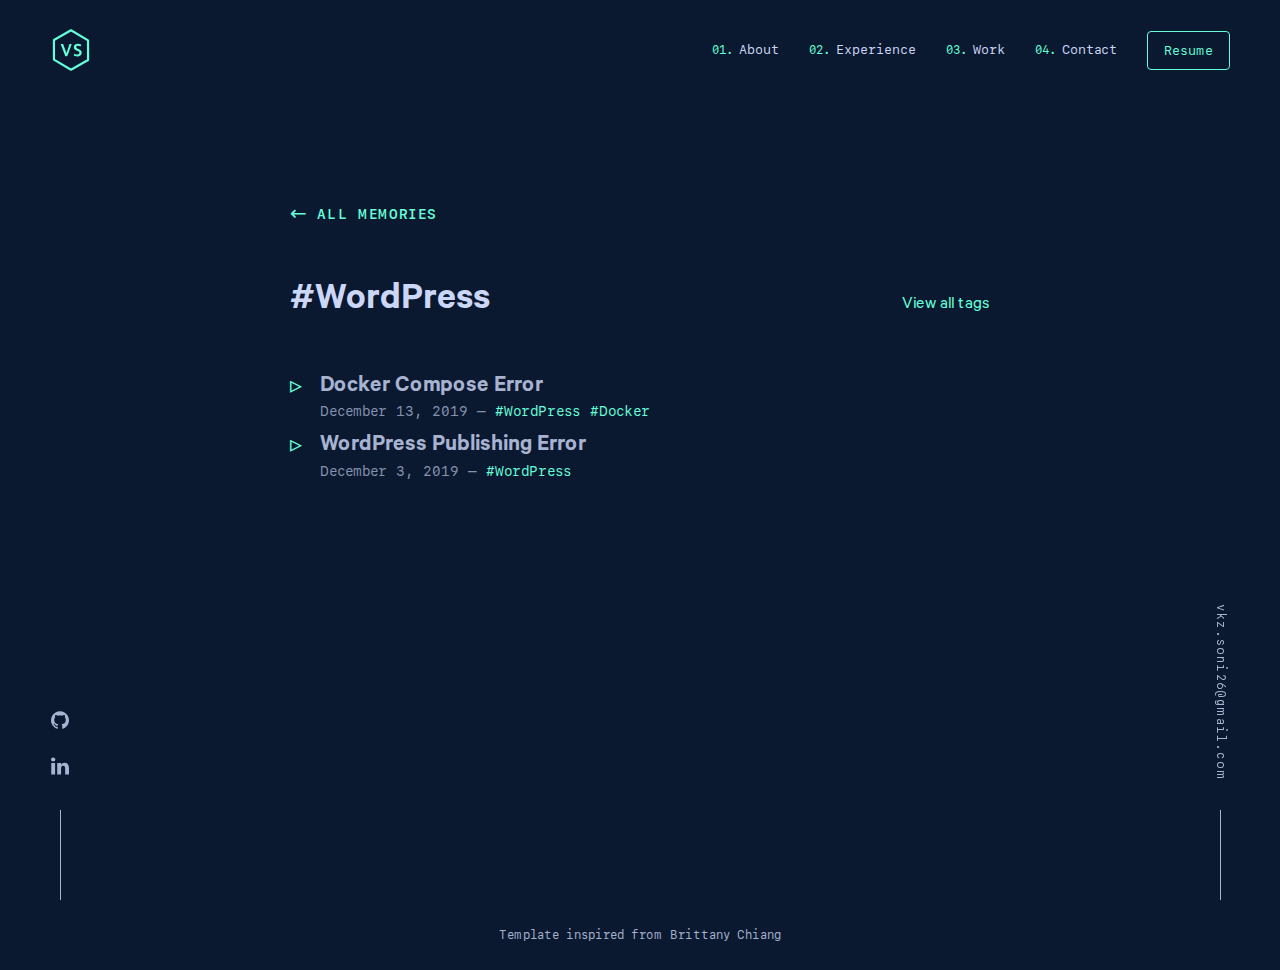
<file: pensieve/tags/word-press/index.html>
<!DOCTYPE html><html lang="en"><head><meta charSet="utf-8"/><meta http-equiv="x-ua-compatible" content="ie=edge"/><meta name="viewport" content="width=device-width, initial-scale=1, shrink-to-fit=no"/><meta name="generator" content="Gatsby 2.20.14"/><title data-react-helmet="true">Tagged: #WordPress | Vivek Soni</title><meta data-react-helmet="true" name="description" content="Vivek Soni is a software engineer specializing in competitive coding and building websites, applications, and everything in between."/><meta data-react-helmet="true" name="image" content="https://prosaic-26.github.io/og.png"/><meta data-react-helmet="true" property="og:title" content="Vivek Soni"/><meta data-react-helmet="true" property="og:description" content="Vivek Soni is a software engineer specializing in competitive coding and building websites, applications, and everything in between."/><meta data-react-helmet="true" property="og:image" content="https://prosaic-26.github.io/og.png"/><meta data-react-helmet="true" property="og:url" content="https://prosaic-26.github.io/pensieve/tags/word-press/"/><meta data-react-helmet="true" property="og:type" content="website"/><meta data-react-helmet="true" name="twitter:card" content="summary_large_image"/><meta data-react-helmet="true" name="twitter:creator"/><meta data-react-helmet="true" name="twitter:title" content="Vivek Soni"/><meta data-react-helmet="true" name="twitter:description" content="Vivek Soni is a software engineer specializing in competitive coding and building websites, applications, and everything in between."/><meta data-react-helmet="true" name="twitter:image" content="https://prosaic-26.github.io/og.png"/><meta data-react-helmet="true" name="google-site-verification" content="DCl7VAf9tcz6eD9gb67NfkNnJ1PKRNcg8qQiwpbx9Lk"/><style data-styled="cHvtLI eEindp evNERi jFObVk fKMyOA cHXrrN cwCTVv llpETB hbGQwI dFJNST cjSXXo ixAmSv fTzIxv NzDYc kZcFdB fyvHnO" data-styled-version="4.4.1">
/* sc-component-id: sc-global-2217761558 */
@font-face{font-family:'Calibre';src:url(/static/Calibre-Regular-b63c62e591d0c8fbe2c8f009883346d5.woff2) format('woff2'), url(/static/Calibre-Regular-e08232148510aade507c2af9bb66acd0.woff) format('woff');font-weight:400;font-style:normal;font-display:auto;} @font-face{font-family:'Calibre';src:url(/static/Calibre-Medium-46b36969c7bb1d7ed4c8253e8f274788.woff2) format('woff2'), url(/static/Calibre-Medium-115d37180a9c07e2f480ca81b032babe.woff) format('woff');font-weight:500;font-style:normal;font-display:auto;} @font-face{font-family:'Calibre';src:url(/static/Calibre-Semibold-d8b856473a51d7eec2a9bccf2fbea54c.woff2) format('woff2'), url(/static/Calibre-Semibold-347808401d7a6607ff9a86897aec0a39.woff) format('woff');font-weight:600;font-style:normal;font-display:auto;} @font-face{font-family:'Calibre';src:url(/static/Calibre-RegularItalic-35657aa2d12ff78e3d8a8a5ba28c2c35.woff2) format('woff2'), url(/static/Calibre-RegularItalic-3a445970c7bcd6b102ac6bd60178b0bc.woff) format('woff');font-weight:400;font-style:italic;font-display:auto;} @font-face{font-family:'Calibre';src:url(/static/Calibre-MediumItalic-3df14639dd2cb07c83bd39707d70910f.woff2) format('woff2'), url(/static/Calibre-MediumItalic-4afe8032c647b57de924543c052e0ee4.woff) format('woff');font-weight:500;font-style:italic;font-display:auto;} @font-face{font-family:'Calibre';src:url(/static/Calibre-SemiboldItalic-8f3e4b3eaed73e67bbc4fc81f308a35f.woff2) format('woff2'), url(/static/Calibre-SemiboldItalic-6473be72d5216d0ec21d273af09b9fa3.woff) format('woff');font-weight:600;font-style:italic;font-display:auto;} @font-face{font-family:'SF Mono';src:url(/static/SFMono-Regular-7faa66605357721067fe1b07d9103015.woff2) format('woff2'), url(/static/SFMono-Regular-d59c1702c527525e9939ba06166a3750.woff) format('woff');font-weight:400;font-style:normal;font-display:auto;} @font-face{font-family:'SF Mono';src:url(/static/SFMono-Semibold-cebe2bfbe8a283427e3c5ad8a1b8ae2f.woff2) format('woff2'), url(/static/SFMono-Semibold-2d4bff46a7a9ba9dc7701f75726a7815.woff) format('woff');font-weight:600;font-style:normal;font-display:auto;} @font-face{font-family:'SF Mono';src:url(/static/SFMono-RegularItalic-bb1fc3ab1772befac3587b30ca876a09.woff2) format('woff2'), url(/static/SFMono-RegularItalic-502441ff6ee56a1df1558e8461050a46.woff) format('woff');font-weight:400;font-style:italic;font-display:auto;} @font-face{font-family:'SF Mono';src:url(/static/SFMono-SemiboldItalic-2fd68bed64aeaceadc6402efc4d82767.woff2) format('woff2'), url(/static/SFMono-SemiboldItalic-41da0311eaa7077546785a822a6ba21a.woff) format('woff');font-weight:600;font-style:italic;font-display:auto;} :root{--dark-navy:#020c1b;--navy:#0a192f;--light-navy:#172a45;--lightest-navy:#303C55;--navy-shadow:rgba(2,12,27,0.7);--slate:#8892b0;--light-slate:#a8b2d1;--lightest-slate:#ccd6f6;--white:#e6f1ff;--green:#64ffda;--green-tint:rgba(100,255,218,0.1);--font-sans:'Calibre','San Francisco','SF Pro Text',-apple-system,system-ui,sans-serif;--font-mono:'SF Mono','Fira Code','Fira Mono','Roboto Mono',monospace;--fz-xxs:12px;--fz-xs:13px;--fz-sm:14px;--fz-md:16px;--fz-lg:18px;--fz-xl:20px;--fz-xxl:22px;--fz-heading:32px;--border-radius:4px;--nav-height:100px;--nav-scroll-height:70px;--tab-height:42px;--tab-width:120px;--easing:cubic-bezier(0.645,0.045,0.355,1);--transition:all 0.25s cubic-bezier(0.645,0.045,0.355,1);--hamburger-width:30px;--ham-before:top 0.1s ease-in 0.25s,opacity 0.1s ease-in;--ham-before-active:top 0.1s ease-out,opacity 0.1s ease-out 0.12s;--ham-after:bottom 0.1s ease-in 0.25s,transform 0.22s cubic-bezier(0.55,0.055,0.675,0.19);--ham-after-active:bottom 0.1s ease-out,transform 0.22s cubic-bezier(0.215,0.61,0.355,1) 0.12s;} html{box-sizing:border-box;width:100%;} *,*:before,*:after{box-sizing:inherit;} ::selection{background-color:var(--slate);color:var(--lightest-slate);} body{margin:0;width:100%;min-height:100%;overflow-x:hidden;-moz-osx-font-smoothing:grayscale;-webkit-font-smoothing:antialiased;background-color:var(--navy);color:var(--slate);font-family:var(--font-sans);font-size:var(--fz-xl);line-height:1.3;} @media (max-width:480px){body{font-size:var(--fz-lg);}} body.hidden{overflow:hidden;} body.blur{overflow:hidden;} body.blur header{background-color:transparent;} body.blur #content > *{-webkit-filter:blur(5px) brightness(0.7);filter:blur(5px) brightness(0.7);-webkit-transition:var(--transition);transition:var(--transition);pointer-events:none;-webkit-user-select:none;-moz-user-select:none;-ms-user-select:none;user-select:none;} #root{min-height:100vh;display:grid;grid-template-rows:1fr auto;grid-template-columns:100%;} main{margin:0 auto;width:100%;max-width:1600px;min-height:100vh;padding:200px 150px;} @media (max-width:1080px){main{padding:200px 100px;}} @media (max-width:768px){main{padding:150px 50px;}} @media (max-width:480px){main{padding:125px 25px;}} main.fillHeight{padding:0 150px;} @media (max-width:1080px){main.fillHeight{padding:0 100px;}} @media (max-width:768px){main.fillHeight{padding:0 50px;}} @media (max-width:480px){main.fillHeight{padding:0 25px;}} section{margin:0 auto;padding:100px 0;max-width:1000px;} @media (max-width:768px){section{padding:80px 0;}} @media (max-width:480px){section{padding:60px 0;}} h1,h2,h3,h4,h5,h6{margin:0 0 10px 0;font-weight:600;color:var(--lightest-slate);line-height:1.1;} .big-heading{margin:0;font-size:clamp(40px,8vw,80px);} .medium-heading{margin:0;font-size:clamp(40px,8vw,60px);} .numbered-heading{display:-webkit-box;display:-webkit-flex;display:-ms-flexbox;display:flex;-webkit-align-items:center;-webkit-box-align:center;-ms-flex-align:center;align-items:center;position:relative;margin:10px 0 40px;width:100%;font-size:clamp(26px,5vw,var(--fz-heading));white-space:nowrap;} .numbered-heading:before{position:relative;bottom:4px;counter-increment:section;content:'0' counter(section) '.';margin-right:10px;color:var(--green);font-family:var(--font-mono);font-size:clamp(var(--fz-md),3vw,var(--fz-xl));font-weight:400;} @media (max-width:480px){.numbered-heading:before{margin-bottom:-3px;margin-right:5px;}} .numbered-heading:after{content:'';display:block;position:relative;top:-5px;width:300px;height:1px;margin-left:20px;background-color:var(--lightest-navy);} @media (max-width:1080px){.numbered-heading:after{width:200px;}} @media (max-width:768px){.numbered-heading:after{width:100%;}} @media (max-width:600px){.numbered-heading:after{margin-left:10px;}} img,svg,.gatsby-image-wrapper{width:100%;max-width:100%;vertical-align:middle;} img[alt=""],img:not([alt]){-webkit-filter:blur(5px);filter:blur(5px);} svg{width:100%;height:100%;fill:currentColor;vertical-align:middle;} a{display:inline-block;-webkit-text-decoration:none;text-decoration:none;-webkit-text-decoration-skip-ink:auto;text-decoration-skip-ink:auto;color:inherit;position:relative;-webkit-transition:var(--transition);transition:var(--transition);cursor:pointer;} a:hover,a:focus{color:var(--green);} a.inline-link{display:inline-block;-webkit-text-decoration:none;text-decoration:none;-webkit-text-decoration-skip-ink:auto;text-decoration-skip-ink:auto;position:relative;-webkit-transition:var(--transition);transition:var(--transition);cursor:pointer;color:var(--green);} a.inline-link:hover,a.inline-link:focus,a.inline-link:active{color:var(--green);outline:0;} a.inline-link:hover:after,a.inline-link:focus:after,a.inline-link:active:after{width:100%;} a.inline-link:hover > *,a.inline-link:focus > *,a.inline-link:active > *{color:var(--green) !important;-webkit-transition:var(--transition);transition:var(--transition);} a.inline-link:after{content:'';display:block;width:0;height:1px;position:relative;bottom:0.37em;background-color:var(--green);-webkit-transition:var(--transition);transition:var(--transition);opacity:0.5;} button{cursor:pointer;border:0;border-radius:0;} input,textarea{border-radius:0;outline:0;} input:focus,textarea:focus{outline:0;} input:focus::-webkit-input-placeholder,textarea:focus::-webkit-input-placeholder,input:active::-webkit-input-placeholder,textarea:active::-webkit-input-placeholder{opacity:0.5;} input:focus::-moz-placeholder,textarea:focus::-moz-placeholder,input:active::-moz-placeholder,textarea:active::-moz-placeholder{opacity:0.5;} input:focus:-ms-input-placeholder,textarea:focus:-ms-input-placeholder,input:active:-ms-input-placeholder,textarea:active:-ms-input-placeholder{opacity:0.5;} input:focus::placeholder,textarea:focus::placeholder,input:active::placeholder,textarea:active::placeholder{opacity:0.5;} p{margin:0 0 15px 0;} p:last-child,p:last-of-type{margin:0;} p > a{display:inline-block;-webkit-text-decoration:none;text-decoration:none;-webkit-text-decoration-skip-ink:auto;text-decoration-skip-ink:auto;position:relative;-webkit-transition:var(--transition);transition:var(--transition);cursor:pointer;color:var(--green);} p > a:hover,p > a:focus,p > a:active{color:var(--green);outline:0;} p > a:hover:after,p > a:focus:after,p > a:active:after{width:100%;} p > a:hover > *,p > a:focus > *,p > a:active > *{color:var(--green) !important;-webkit-transition:var(--transition);transition:var(--transition);} p > a:after{content:'';display:block;width:0;height:1px;position:relative;bottom:0.37em;background-color:var(--green);-webkit-transition:var(--transition);transition:var(--transition);opacity:0.5;} p > code{background-color:var(--light-navy);color:var(--white);font-size:var(--fz-sm);border-radius:var(--border-radius);padding:0.3em 0.5em;} ul.fancy-list{padding:0;margin:0;list-style:none;font-size:var(--fz-lg);} ul.fancy-list li{position:relative;padding-left:30px;margin-bottom:10px;} ul.fancy-list li:before{content:'▹';position:absolute;left:0;color:var(--green);} blockquote{border-left-color:var(--green);border-left-style:solid;border-left-width:1px;margin-left:0px;margin-right:0px;padding-left:1.5rem;} blockquote p{font-style:italic;font-size:24px;} hr{background-color:var(--lightest-navy);height:1px;border-width:0px;border-style:initial;border-color:initial;border-image:initial;margin:1rem;} code{font-family:var(--font-mono);font-size:var(--fz-md);} #logo{color:var(--green);} .overline{color:var(--green);font-family:var(--font-mono);font-size:var(--fz-md);font-weight:400;} .subtitle{color:var(--green);margin:0 0 20px 0;font-size:var(--fz-md);font-family:var(--font-mono);font-weight:400;line-height:1.5;} @media (max-width:1080px){.subtitle{font-size:var(--fz-sm);}} @media (max-width:768px){.subtitle{font-size:var(--fz-xs);}} .subtitle a{display:inline-block;-webkit-text-decoration:none;text-decoration:none;-webkit-text-decoration-skip-ink:auto;text-decoration-skip-ink:auto;position:relative;-webkit-transition:var(--transition);transition:var(--transition);cursor:pointer;color:var(--green);line-height:1.5;} .subtitle a:hover,.subtitle a:focus,.subtitle a:active{color:var(--green);outline:0;} .subtitle a:hover:after,.subtitle a:focus:after,.subtitle a:active:after{width:100%;} .subtitle a:hover > *,.subtitle a:focus > *,.subtitle a:active > *{color:var(--green) !important;-webkit-transition:var(--transition);transition:var(--transition);} .subtitle a:after{content:'';display:block;width:0;height:1px;position:relative;bottom:0.37em;background-color:var(--green);-webkit-transition:var(--transition);transition:var(--transition);opacity:0.5;} .breadcrumb{display:-webkit-box;display:-webkit-flex;display:-ms-flexbox;display:flex;-webkit-align-items:center;-webkit-box-align:center;-ms-flex-align:center;align-items:center;margin-bottom:50px;color:var(--green);} .breadcrumb .arrow{display:block;margin-right:10px;padding-top:4px;} .breadcrumb a{display:inline-block;-webkit-text-decoration:none;text-decoration:none;-webkit-text-decoration-skip-ink:auto;text-decoration-skip-ink:auto;position:relative;-webkit-transition:var(--transition);transition:var(--transition);cursor:pointer;color:var(--green);font-family:var(--font-mono);font-size:var(--fz-sm);font-weight:600;line-height:1.5;text-transform:uppercase;-webkit-letter-spacing:0.1em;-moz-letter-spacing:0.1em;-ms-letter-spacing:0.1em;letter-spacing:0.1em;} .breadcrumb a:hover,.breadcrumb a:focus,.breadcrumb a:active{color:var(--green);outline:0;} .breadcrumb a:hover:after,.breadcrumb a:focus:after,.breadcrumb a:active:after{width:100%;} .breadcrumb a:hover > *,.breadcrumb a:focus > *,.breadcrumb a:active > *{color:var(--green) !important;-webkit-transition:var(--transition);transition:var(--transition);} .breadcrumb a:after{content:'';display:block;width:0;height:1px;position:relative;bottom:0.37em;background-color:var(--green);-webkit-transition:var(--transition);transition:var(--transition);opacity:0.5;} .gatsby-image-outer-wrapper{height:100%;} .fadeup-enter{opacity:0.01;-webkit-transform:translateY(20px);-ms-transform:translateY(20px);transform:translateY(20px);-webkit-transition:opacity 300ms var(--easing),-webkit-transform 300ms var(--easing);-webkit-transition:opacity 300ms var(--easing),transform 300ms var(--easing);transition:opacity 300ms var(--easing),transform 300ms var(--easing);} .fadeup-enter-active{opacity:1;-webkit-transform:translateY(0px);-ms-transform:translateY(0px);transform:translateY(0px);-webkit-transition:opacity 300ms var(--easing),-webkit-transform 300ms var(--easing);-webkit-transition:opacity 300ms var(--easing),transform 300ms var(--easing);transition:opacity 300ms var(--easing),transform 300ms var(--easing);} .fadedown-enter{opacity:0.01;-webkit-transform:translateY(-20px);-ms-transform:translateY(-20px);transform:translateY(-20px);-webkit-transition:opacity 300ms var(--easing),-webkit-transform 300ms var(--easing);-webkit-transition:opacity 300ms var(--easing),transform 300ms var(--easing);transition:opacity 300ms var(--easing),transform 300ms var(--easing);} .fadedown-enter-active{opacity:1;-webkit-transform:translateY(0px);-ms-transform:translateY(0px);transform:translateY(0px);-webkit-transition:opacity 300ms var(--easing),-webkit-transform 300ms var(--easing);-webkit-transition:opacity 300ms var(--easing),transform 300ms var(--easing);transition:opacity 300ms var(--easing),transform 300ms var(--easing);} .fade-enter{opacity:0;} .fade-enter-active{opacity:1;-webkit-transition:opacity 300ms var(--easing);transition:opacity 300ms var(--easing);} .fade-exit{opacity:1;} .fade-exit-active{opacity:0;-webkit-transition:opacity 300ms var(--easing);transition:opacity 300ms var(--easing);} .gatsby-highlight{background-color:#112340;border-radius:var(--border-radius);margin:2em 0;padding:1.25em;overflow:auto;position:relative;font-family:var(--font-mono);font-size:var(--fz-md);} .gatsby-highlight code[class*='language-'],.gatsby-highlight pre[class*='language-']{height:auto !important;font-size:var(--fz-sm);line-height:1.5;white-space:pre;word-spacing:normal;word-break:normal;word-wrap:normal;tab-size:2;-webkit-hyphens:none;-moz-hyphens:none;-ms-hyphens:none;hyphens:none;} .gatsby-highlight pre[class*='language-']{background-color:transparent;margin:0;padding:0;overflow:initial;float:left;min-width:100%;padding-top:2em;} .gatsby-code-title{padding:1em 1.5em;font-family:var(--font-mono);font-size:var(--fz-xs);background-color:#112340;color:#a2aabc;border-top-left-radius:var(--border-radius);border-top-right-radius:var(--border-radius);border-bottom:1px solid #1d2d50;} .gatsby-code-title + .gatsby-highlight{margin-top:0;border-top-left-radius:0;border-top-right-radius:0;} .gatsby-highlight-code-line{display:block;background-color:#1d2d50;border-left:2px solid var(--green);padding-left:calc(1em + 2px);padding-right:1em;margin-right:-1.35em;margin-left:-1.35em;} .gatsby-highlight pre[class*='language-']::before{background:var(--lightest-navy);color:var(--white);font-size:var(--fz-xxs);font-family:var(--font-mono);line-height:1.5;-webkit-letter-spacing:0.1em;-moz-letter-spacing:0.1em;-ms-letter-spacing:0.1em;letter-spacing:0.1em;text-transform:uppercase;border-radius:0 0 3px 3px;position:absolute;top:0;left:1.25rem;padding:0.25rem 0.5rem;} .gatsby-highlight pre[class='language-javascript']::before{content:'js';} .gatsby-highlight pre[class='language-js']::before{content:'js';} .gatsby-highlight pre[class='language-jsx']::before{content:'jsx';} .gatsby-highlight pre[class='language-graphql']::before{content:'GraphQL';} .gatsby-highlight pre[class='language-html']::before{content:'html';} .gatsby-highlight pre[class='language-css']::before{content:'css';} .gatsby-highlight pre[class='language-mdx']::before{content:'mdx';} .gatsby-highlight pre[class='language-shell']::before{content:'shell';} .gatsby-highlight pre[class='language-sh']::before{content:'sh';} .gatsby-highlight pre[class='language-bash']::before{content:'bash';} .gatsby-highlight pre[class='language-yaml']::before{content:'yaml';} .gatsby-highlight pre[class='language-markdown']::before{content:'md';} .gatsby-highlight pre[class='language-json']::before,.gatsby-highlight pre[class='language-json5']::before{content:'json';} .gatsby-highlight pre[class='language-diff']::before{content:'diff';} .gatsby-highlight pre[class='language-text']::before{content:'text';} .gatsby-highlight pre[class='language-flow']::before{content:'flow';} .token{display:inline;} .token.comment,.token.block-comment,.token.prolog,.token.doctype,.token.cdata{color:#8695b799;} .token.punctuation{color:#a2aabc;} .token.namespace,.token.deleted{color:#ef6b73;} .token.function-name,.token.function,.token.class-name,.token.constant,.token.symbol{color:#ffd580;} .token.attr-name,.token.operator,.token.rule{color:#ffae57;} .token.keyword,.token.boolean,.token.number,.token.property{color:#c3a6ff;} .token.tag,.token.selector,.token.important,.token.atrule,.token.builtin,.token.entity,.token.url{color:#5ccfe6;} .token.string,.token.char,.token.attr-value,.token.regex,.token.variable,.token.inserted{color:#bae67e;} .token.important,.token.bold{font-weight:600;} .token.italic{font-style:italic;} .token.entity{cursor:help;} .namespace{opacity:0.7;}
/* sc-component-id: layout__SkipToContentLink-sc-1yw8zls-0 */
.cHvtLI{position:absolute;top:auto;left:-999px;width:1px;height:1px;overflow:hidden;z-index:-99;} .cHvtLI:focus,.cHvtLI:active{top:0;left:0;width:auto;height:auto;padding:18px 23px;outline:0;border-radius:var(--border-radius);background-color:var(--light-navy);color:var(--green);font-family:var(--font-mono);font-size:var(--fz-sm);line-height:1;-webkit-text-decoration:none;text-decoration:none;cursor:pointer;overflow:auto;-webkit-transition:var(--transition);transition:var(--transition);z-index:99;}
/* sc-component-id: layout__StyledContent-sc-1yw8zls-1 */
.eEindp{display:-webkit-box;display:-webkit-flex;display:-ms-flexbox;display:flex;-webkit-flex-direction:column;-ms-flex-direction:column;flex-direction:column;min-height:100vh;}
/* sc-component-id: nav__StyledHeader-ghklvd-0 */
.evNERi{display:-webkit-box;display:-webkit-flex;display:-ms-flexbox;display:flex;-webkit-box-pack:justify;-webkit-justify-content:space-between;-ms-flex-pack:justify;justify-content:space-between;-webkit-align-items:center;-webkit-box-align:center;-ms-flex-align:center;align-items:center;position:fixed;top:0;z-index:11;padding:0px 50px;width:100%;height:var(--nav-height);background-color:var(--navy);-webkit-filter:none !important;filter:none !important;pointer-events:auto !important;-webkit-user-select:auto !important;-moz-user-select:auto !important;-ms-user-select:auto !important;user-select:auto !important;-webkit-backdrop-filter:blur(10px);backdrop-filter:blur(10px);-webkit-transition:var(--transition);transition:var(--transition);} @media (max-width:1080px){.evNERi{padding:0 40px;}} @media (max-width:768px){.evNERi{padding:0 25px;}}
/* sc-component-id: nav__StyledNav-ghklvd-1 */
.jFObVk{display:-webkit-box;display:-webkit-flex;display:-ms-flexbox;display:flex;-webkit-box-pack:justify;-webkit-justify-content:space-between;-ms-flex-pack:justify;justify-content:space-between;-webkit-align-items:center;-webkit-box-align:center;-ms-flex-align:center;align-items:center;position:relative;width:100%;color:var(--lightest-slate);font-family:var(--font-mono);counter-reset:item 0;z-index:12;} .jFObVk .logo{display:-webkit-box;display:-webkit-flex;display:-ms-flexbox;display:flex;-webkit-box-pack:center;-webkit-justify-content:center;-ms-flex-pack:center;justify-content:center;-webkit-align-items:center;-webkit-box-align:center;-ms-flex-align:center;align-items:center;} .jFObVk .logo a{color:var(--green);width:42px;height:42px;} .jFObVk .logo a:hover svg,.jFObVk .logo a:focus svg{fill:var(--green-tint);} .jFObVk .logo a svg{fill:none;-webkit-transition:var(--transition);transition:var(--transition);-webkit-user-select:none;-moz-user-select:none;-ms-user-select:none;user-select:none;}
/* sc-component-id: nav__StyledLinks-ghklvd-2 */
.fKMyOA{display:-webkit-box;display:-webkit-flex;display:-ms-flexbox;display:flex;-webkit-align-items:center;-webkit-box-align:center;-ms-flex-align:center;align-items:center;} @media (max-width:768px){.fKMyOA{display:none;}} .fKMyOA ol{display:-webkit-box;display:-webkit-flex;display:-ms-flexbox;display:flex;-webkit-box-pack:justify;-webkit-justify-content:space-between;-ms-flex-pack:justify;justify-content:space-between;-webkit-align-items:center;-webkit-box-align:center;-ms-flex-align:center;align-items:center;padding:0;margin:0;list-style:none;} .fKMyOA ol li{margin:0 5px;position:relative;counter-increment:item 1;font-size:var(--fz-xs);} .fKMyOA ol li a{padding:10px;} .fKMyOA ol li a:before{content:'0' counter(item) '.';margin-right:5px;color:var(--green);font-size:var(--fz-xxs);text-align:right;} .fKMyOA .resume-button{color:var(--green);background-color:transparent;border:1px solid var(--green);border-radius:var(--border-radius);padding:0.75rem 1rem;font-size:var(--fz-xs);font-family:var(--font-mono);line-height:1;-webkit-text-decoration:none;text-decoration:none;cursor:pointer;-webkit-transition:var(--transition);transition:var(--transition);margin-left:15px;font-size:var(--fz-xs);} .fKMyOA .resume-button:hover,.fKMyOA .resume-button:focus,.fKMyOA .resume-button:active{background-color:var(--green-tint);} .fKMyOA .resume-button:after{display:none !important;}
/* sc-component-id: menu__StyledMenu-sdn9y6-0 */
.cHXrrN{display:none;} @media (max-width:768px){.cHXrrN{display:block;}}
/* sc-component-id: menu__StyledHamburgerButton-sdn9y6-1 */
.cwCTVv{display:none;} @media (max-width:768px){.cwCTVv{display:-webkit-box;display:-webkit-flex;display:-ms-flexbox;display:flex;-webkit-box-pack:center;-webkit-justify-content:center;-ms-flex-pack:center;justify-content:center;-webkit-align-items:center;-webkit-box-align:center;-ms-flex-align:center;align-items:center;position:relative;z-index:10;margin-right:-15px;padding:15px;border:0;background-color:transparent;color:inherit;text-transform:none;-webkit-transition-timing-function:linear;transition-timing-function:linear;-webkit-transition-duration:0.15s;transition-duration:0.15s;-webkit-transition-property:opacity,filter;transition-property:opacity,filter;}} .cwCTVv .ham-box{display:inline-block;position:relative;width:var(--hamburger-width);height:24px;} .cwCTVv .ham-box-inner{position:absolute;top:50%;right:0;width:var(--hamburger-width);height:2px;border-radius:var(--border-radius);background-color:var(--green);-webkit-transition-duration:0.22s;transition-duration:0.22s;-webkit-transition-property:-webkit-transform;-webkit-transition-property:transform;transition-property:transform;-webkit-transition-delay:0s;transition-delay:0s;-webkit-transform:rotate(0deg);-ms-transform:rotate(0deg);transform:rotate(0deg);-webkit-transition-timing-function:cubic-bezier( 0.55,0.055,0.675,0.19 );transition-timing-function:cubic-bezier( 0.55,0.055,0.675,0.19 );} .cwCTVv .ham-box-inner:before,.cwCTVv .ham-box-inner:after{content:'';display:block;position:absolute;left:auto;right:0;width:var(--hamburger-width);height:2px;border-radius:4px;background-color:var(--green);-webkit-transition-timing-function:ease;transition-timing-function:ease;-webkit-transition-duration:0.15s;transition-duration:0.15s;-webkit-transition-property:-webkit-transform;-webkit-transition-property:transform;transition-property:transform;} .cwCTVv .ham-box-inner:before{width:120%;top:-10px;opacity:1;-webkit-transition:var(--ham-before);transition:var(--ham-before);} .cwCTVv .ham-box-inner:after{width:80%;bottom:-10px;-webkit-transform:rotate(0);-ms-transform:rotate(0);transform:rotate(0);-webkit-transition:var(--ham-after);transition:var(--ham-after);}
/* sc-component-id: menu__StyledSidebar-sdn9y6-2 */
.llpETB{display:none;} @media (max-width:768px){.llpETB{display:-webkit-box;display:-webkit-flex;display:-ms-flexbox;display:flex;-webkit-box-pack:center;-webkit-justify-content:center;-ms-flex-pack:center;justify-content:center;-webkit-align-items:center;-webkit-box-align:center;-ms-flex-align:center;align-items:center;position:fixed;top:0;bottom:0;right:0;padding:50px 10px;width:min(75vw,400px);height:100vh;outline:0;background-color:var(--light-navy);box-shadow:-10px 0px 30px -15px var(--navy-shadow);z-index:9;-webkit-transform:translateX(100vw);-ms-transform:translateX(100vw);transform:translateX(100vw);visibility:hidden;-webkit-transition:var(--transition);transition:var(--transition);}} .llpETB nav{display:-webkit-box;display:-webkit-flex;display:-ms-flexbox;display:flex;-webkit-box-pack:justify;-webkit-justify-content:space-between;-ms-flex-pack:justify;justify-content:space-between;-webkit-align-items:center;-webkit-box-align:center;-ms-flex-align:center;align-items:center;width:100%;-webkit-flex-direction:column;-ms-flex-direction:column;flex-direction:column;color:var(--lightest-slate);font-family:var(--font-mono);text-align:center;} .llpETB ol{padding:0;margin:0;list-style:none;width:100%;} .llpETB ol li{position:relative;margin:0 auto 20px;counter-increment:item 1;font-size:clamp(var(--fz-sm),4vw,var(--fz-lg));} @media (max-width:600px){.llpETB ol li{margin:0 auto 10px;}} .llpETB ol li:before{content:'0' counter(item) '.';display:block;margin-bottom:5px;color:var(--green);font-size:var(--fz-sm);} .llpETB ol a{display:inline-block;-webkit-text-decoration:none;text-decoration:none;-webkit-text-decoration-skip-ink:auto;text-decoration-skip-ink:auto;color:inherit;position:relative;-webkit-transition:var(--transition);transition:var(--transition);cursor:pointer;width:100%;padding:3px 20px 20px;} .llpETB ol a:hover,.llpETB ol a:active,.llpETB ol a:focus{color:var(--green);outline:0;} .llpETB .resume-link{color:var(--green);background-color:transparent;border:1px solid var(--green);border-radius:var(--border-radius);padding:1.25rem 1.75rem;font-size:var(--fz-sm);font-family:var(--font-mono);line-height:1;-webkit-text-decoration:none;text-decoration:none;cursor:pointer;-webkit-transition:var(--transition);transition:var(--transition);padding:18px 50px;margin:10% auto 0;width:-webkit-max-content;width:-moz-max-content;width:max-content;} .llpETB .resume-link:hover,.llpETB .resume-link:focus,.llpETB .resume-link:active{background-color:var(--green-tint);} .llpETB .resume-link:after{display:none !important;}
/* sc-component-id: side__StyledSideElement-sc-1duznzb-0 */
.hbGQwI{width:40px;position:fixed;bottom:0;left:40px;right:auto;z-index:10;color:var(--light-slate);} @media (max-width:1080px){.hbGQwI{left:20px;right:auto;}} @media (max-width:768px){.hbGQwI{display:none;}}.dFJNST{width:40px;position:fixed;bottom:0;left:auto;right:40px;z-index:10;color:var(--light-slate);} @media (max-width:1080px){.dFJNST{left:auto;right:20px;}} @media (max-width:768px){.dFJNST{display:none;}}
/* sc-component-id: social__StyledSocialList-anu6nt-0 */
.cjSXXo{display:-webkit-box;display:-webkit-flex;display:-ms-flexbox;display:flex;-webkit-flex-direction:column;-ms-flex-direction:column;flex-direction:column;-webkit-align-items:center;-webkit-box-align:center;-ms-flex-align:center;align-items:center;margin:0;padding:0;list-style:none;} .cjSXXo:after{content:'';display:block;width:1px;height:90px;margin:0 auto;background-color:var(--light-slate);} .cjSXXo li{padding:10px;} .cjSXXo li:last-of-type{margin-bottom:20px;} .cjSXXo li a:hover,.cjSXXo li a:focus{-webkit-transform:translateY(-3px);-ms-transform:translateY(-3px);transform:translateY(-3px);} .cjSXXo li a svg{width:18px;height:18px;}
/* sc-component-id: email__StyledLinkWrapper-sc-2epoq-0 */
.ixAmSv{display:-webkit-box;display:-webkit-flex;display:-ms-flexbox;display:flex;-webkit-flex-direction:column;-ms-flex-direction:column;flex-direction:column;-webkit-align-items:center;-webkit-box-align:center;-ms-flex-align:center;align-items:center;position:relative;} .ixAmSv:after{content:'';display:block;width:1px;height:90px;margin:0 auto;background-color:var(--light-slate);} .ixAmSv a{margin:20px auto;padding:10px;font-family:var(--font-mono);font-size:var(--fz-xxs);-webkit-letter-spacing:0.1em;-moz-letter-spacing:0.1em;-ms-letter-spacing:0.1em;letter-spacing:0.1em;-webkit-writing-mode:vertical-rl;-ms-writing-mode:tb-rl;writing-mode:vertical-rl;} .ixAmSv a:hover,.ixAmSv a:focus{-webkit-transform:translateY(-3px);-ms-transform:translateY(-3px);transform:translateY(-3px);}
/* sc-component-id: footer__StyledFooter-sc-4jwnt4-0 */
.NzDYc{display:-webkit-box;display:-webkit-flex;display:-ms-flexbox;display:flex;-webkit-box-pack:center;-webkit-justify-content:center;-ms-flex-pack:center;justify-content:center;-webkit-align-items:center;-webkit-box-align:center;-ms-flex-align:center;align-items:center;-webkit-flex-direction:column;-ms-flex-direction:column;flex-direction:column;height:auto;min-height:70px;padding:15px;text-align:center;}
/* sc-component-id: footer__StyledSocialLinks-sc-4jwnt4-1 */
.kZcFdB{display:none;} @media (max-width:768px){.kZcFdB{display:block;width:100%;max-width:270px;margin:0 auto 10px;color:var(--light-slate);}} .kZcFdB ul{display:-webkit-box;display:-webkit-flex;display:-ms-flexbox;display:flex;-webkit-box-pack:justify;-webkit-justify-content:space-between;-ms-flex-pack:justify;justify-content:space-between;-webkit-align-items:center;-webkit-box-align:center;-ms-flex-align:center;align-items:center;padding:0;margin:0;list-style:none;} .kZcFdB ul a{padding:10px;} .kZcFdB ul a svg{width:20px;height:20px;}
/* sc-component-id: footer__StyledCredit-sc-4jwnt4-2 */
.fyvHnO{color:var(--light-slate);font-family:var(--font-mono);font-size:var(--fz-xxs);line-height:1;} .fyvHnO a{padding:10px;} .fyvHnO .github-stats{margin-top:10px;} .fyvHnO .github-stats > span{display:-webkit-inline-box;display:-webkit-inline-flex;display:-ms-inline-flexbox;display:inline-flex;-webkit-align-items:center;-webkit-box-align:center;-ms-flex-align:center;align-items:center;margin:0 7px;} .fyvHnO .github-stats svg{display:inline-block;width:auto;height:15px;margin-right:5px;}
/* sc-component-id: tag__StyledTagsContainer-sc-1b47em6-0 */
.fTzIxv{max-width:1000px;} .fTzIxv a{display:inline-block;-webkit-text-decoration:none;text-decoration:none;-webkit-text-decoration-skip-ink:auto;text-decoration-skip-ink:auto;position:relative;-webkit-transition:var(--transition);transition:var(--transition);cursor:pointer;color:var(--green);} .fTzIxv a:hover,.fTzIxv a:focus,.fTzIxv a:active{color:var(--green);outline:0;} .fTzIxv a:hover:after,.fTzIxv a:focus:after,.fTzIxv a:active:after{width:100%;} .fTzIxv a:hover > *,.fTzIxv a:focus > *,.fTzIxv a:active > *{color:var(--green) !important;-webkit-transition:var(--transition);transition:var(--transition);} .fTzIxv a:after{content:'';display:block;width:0;height:1px;position:relative;bottom:0.37em;background-color:var(--green);-webkit-transition:var(--transition);transition:var(--transition);opacity:0.5;} .fTzIxv h1{display:-webkit-box;display:-webkit-flex;display:-ms-flexbox;display:flex;-webkit-box-pack:justify;-webkit-justify-content:space-between;-ms-flex-pack:justify;justify-content:space-between;-webkit-align-items:center;-webkit-box-align:center;-ms-flex-align:center;align-items:center;margin-bottom:50px;} .fTzIxv h1 a{font-size:var(--fz-lg);font-weight:400;} .fTzIxv ul li{font-size:24px;} .fTzIxv ul li h2{font-size:inherit;margin:0;} .fTzIxv ul li h2 a{color:var(--light-slate);} .fTzIxv ul li .subtitle{color:var(--slate);font-size:var(--fz-sm);} .fTzIxv ul li .subtitle .tag{margin-right:10px;}</style><link rel="sitemap" type="application/xml" href="/sitemap.xml"/><link rel="icon" href="/icons/icon-48x48.png?v=a3dc063816a82ea7690f128745465708"/><link rel="manifest" href="/manifest.webmanifest"/><meta name="theme-color" content="#0a192f"/><link rel="apple-touch-icon" sizes="48x48" href="/icons/icon-48x48.png?v=a3dc063816a82ea7690f128745465708"/><link rel="apple-touch-icon" sizes="72x72" href="/icons/icon-72x72.png?v=a3dc063816a82ea7690f128745465708"/><link rel="apple-touch-icon" sizes="96x96" href="/icons/icon-96x96.png?v=a3dc063816a82ea7690f128745465708"/><link rel="apple-touch-icon" sizes="144x144" href="/icons/icon-144x144.png?v=a3dc063816a82ea7690f128745465708"/><link rel="apple-touch-icon" sizes="192x192" href="/icons/icon-192x192.png?v=a3dc063816a82ea7690f128745465708"/><link rel="apple-touch-icon" sizes="256x256" href="/icons/icon-256x256.png?v=a3dc063816a82ea7690f128745465708"/><link rel="apple-touch-icon" sizes="384x384" href="/icons/icon-384x384.png?v=a3dc063816a82ea7690f128745465708"/><link rel="apple-touch-icon" sizes="512x512" href="/icons/icon-512x512.png?v=a3dc063816a82ea7690f128745465708"/><link rel="preconnect dns-prefetch" href="https://www.google-analytics.com"/><link as="script" rel="preload" href="/5095f2faf3496f1b7cf2ac65aad050cbc717db5e-a4e7b0c0736ee45f7b58.js"/><link as="script" rel="preload" href="/component---src-templates-tag-js-1ecc281f328ad6d06308.js"/><link as="script" rel="preload" href="/1d3036f18f3eba379cd7bfb8092b2b48b04ff234-11a0a42e2b8a66d38001.js"/><link as="script" rel="preload" href="/app-8907722d0c43506c4609.js"/><link as="script" rel="preload" href="/framework-3321703c33570853116c.js"/><link as="script" rel="preload" href="/webpack-runtime-4729e53d9ad60db5b1cf.js"/><link as="fetch" rel="preload" href="/page-data/pensieve/tags/word-press/page-data.json" crossorigin="anonymous"/><link as="fetch" rel="preload" href="/page-data/app-data.json" crossorigin="anonymous"/></head><body class=""><div id="___gatsby"><div style="outline:none" tabindex="-1" id="gatsby-focus-wrapper"><div id="root"><a href="#content" class="layout__SkipToContentLink-sc-1yw8zls-0 cHvtLI">Skip to Content</a><div class="layout__StyledContent-sc-1yw8zls-1 eEindp"><header class="nav__StyledHeader-ghklvd-0 evNERi"><nav class="nav__StyledNav-ghklvd-1 jFObVk"><div class="logo" tabindex="-1"><a aria-label="home" href="/"><svg id="logo" xmlns="http://www.w3.org/2000/svg" role="img" viewBox="0 0 84 96"><title>Logo</title><g transform="translate(-8.000000, -2.000000)"><g transform="translate(11.000000, 5.000000)"><path d="M40.4,32.02c0,0.12-0.04,0.24-0.08,0.4l-9.4,25.8c-0.2,0.56-0.64,0.88-1.24,0.88l-2.68,0c-0.76,0-1.12-0.32-1.36-1l-9.84-25.56c-0.08-0.16-0.12-0.32-0.12-0.48c0-0.4,0.32-0.64,0.8-0.64l3.52,0c0.84,0,1.24,0.28,1.44,0.84l7.08,19.76l0.12,0l6.68-19.64c0.24-0.72,0.6-0.96,1.52-0.96l2.8,0c0.52,0,0.76,0.24,0.76,0.6z M63.46,51.02c0,5.56-4.52,8.56-9.72,8.56c-2.4,0-5.24-0.44-7.64-1.28c-0.52-0.2-0.68-0.44-0.68-0.76c0-0.16,0-0.32,0.08-0.52l0.84-2.6c0.12-0.4,0.32-0.64,0.72-0.64c0.16,0,0.36,0.04,0.6,0.12c1.88,0.68,3.96,1.2,5.96,1.2c2.16,0,4.6-1.04,4.6-3.56c0-1.84-1.36-2.84-2.92-3.6l-5.2-2.6c-2.84-1.4-4.72-3.76-4.72-6.88c0-4.88,4.8-7.56,9.24-7.56c2.64,0,4.84,0.4,7.16,1.4c0.52,0.24,0.8,0.48,0.8,0.8c0,0.16-0.04,0.32-0.12,0.52l-0.96,2.44c-0.16,0.44-0.4,0.6-0.68,0.6c-0.2,0-0.4-0.08-0.64-0.16c-1.64-0.68-3.68-1.24-5.28-1.24c-1.88,0-4.04,0.8-4.04,3.04c0,1.64,1.52,2.6,2.84,3.24l4.44,2.16c3.16,1.52,5.32,3.64,5.32,7.32z" fill="currentColor"></path><polygon id="Shape" stroke="currentColor" stroke-width="5" stroke-linecap="round" stroke-linejoin="round" points="39 0 0 22 0 67 39 90 78 68 78 23"></polygon></g></g></svg></a></div><div class="nav__StyledLinks-ghklvd-2 fKMyOA"><ol><li style="transition-delay:0ms"><a href="/#about">About</a></li><li style="transition-delay:0ms"><a href="/#jobs">Experience</a></li><li style="transition-delay:0ms"><a href="/#projects">Work</a></li><li style="transition-delay:0ms"><a href="/#contact">Contact</a></li></ol><div style="transition-delay:0ms"><a href="/resume.pdf" class="resume-button">Resume</a></div></div><div class="menu__StyledMenu-sdn9y6-0 cHXrrN"><div><button class="menu__StyledHamburgerButton-sdn9y6-1 cwCTVv"><div class="ham-box"><div class="ham-box-inner"></div></div></button><aside aria-hidden="true" tabindex="-1" class="menu__StyledSidebar-sdn9y6-2 llpETB"><nav><ol><li><a href="/#about">About</a></li><li><a href="/#jobs">Experience</a></li><li><a href="/#projects">Work</a></li><li><a href="/#contact">Contact</a></li></ol><a href="/resume.pdf" class="resume-link">Resume</a></nav></aside></div></div></nav></header><div orientation="left" class="side__StyledSideElement-sc-1duznzb-0 hbGQwI"><ul class="social__StyledSocialList-anu6nt-0 cjSXXo"><li><a href="https://github.com/prosaic-26" aria-label="GitHub"><svg xmlns="http://www.w3.org/2000/svg" role="img" viewBox="0 0 438.549 438.549"><title>GitHub</title><path d="M409.132,114.573c-19.608-33.596-46.205-60.194-79.798-79.8C295.736,15.166,259.057,5.365,219.271,5.365 c-39.781,0-76.472,9.804-110.063,29.408c-33.596,19.605-60.192,46.204-79.8,79.8C9.803,148.168,0,184.854,0,224.63 c0,47.78,13.94,90.745,41.827,128.906c27.884,38.164,63.906,64.572,108.063,79.227c5.14,0.954,8.945,0.283,11.419-1.996 c2.475-2.282,3.711-5.14,3.711-8.562c0-0.571-0.049-5.708-0.144-15.417c-0.098-9.709-0.144-18.179-0.144-25.406l-6.567,1.136 c-4.187,0.767-9.469,1.092-15.846,1c-6.374-0.089-12.991-0.757-19.842-1.999c-6.854-1.231-13.229-4.086-19.13-8.559 c-5.898-4.473-10.085-10.328-12.56-17.556l-2.855-6.57c-1.903-4.374-4.899-9.233-8.992-14.559 c-4.093-5.331-8.232-8.945-12.419-10.848l-1.999-1.431c-1.332-0.951-2.568-2.098-3.711-3.429c-1.142-1.331-1.997-2.663-2.568-3.997 c-0.572-1.335-0.098-2.43,1.427-3.289c1.525-0.859,4.281-1.276,8.28-1.276l5.708,0.853c3.807,0.763,8.516,3.042,14.133,6.851 c5.614,3.806,10.229,8.754,13.846,14.842c4.38,7.806,9.657,13.754,15.846,17.847c6.184,4.093,12.419,6.136,18.699,6.136 c6.28,0,11.704-0.476,16.274-1.423c4.565-0.952,8.848-2.383,12.847-4.285c1.713-12.758,6.377-22.559,13.988-29.41 c-10.848-1.14-20.601-2.857-29.264-5.14c-8.658-2.286-17.605-5.996-26.835-11.14c-9.235-5.137-16.896-11.516-22.985-19.126 c-6.09-7.614-11.088-17.61-14.987-29.979c-3.901-12.374-5.852-26.648-5.852-42.826c0-23.035,7.52-42.637,22.557-58.817 c-7.044-17.318-6.379-36.732,1.997-58.24c5.52-1.715,13.706-0.428,24.554,3.853c10.85,4.283,18.794,7.952,23.84,10.994 c5.046,3.041,9.089,5.618,12.135,7.708c17.705-4.947,35.976-7.421,54.818-7.421s37.117,2.474,54.823,7.421l10.849-6.849 c7.419-4.57,16.18-8.758,26.262-12.565c10.088-3.805,17.802-4.853,23.134-3.138c8.562,21.509,9.325,40.922,2.279,58.24 c15.036,16.18,22.559,35.787,22.559,58.817c0,16.178-1.958,30.497-5.853,42.966c-3.9,12.471-8.941,22.457-15.125,29.979 c-6.191,7.521-13.901,13.85-23.131,18.986c-9.232,5.14-18.182,8.85-26.84,11.136c-8.662,2.286-18.415,4.004-29.263,5.146 c9.894,8.562,14.842,22.077,14.842,40.539v60.237c0,3.422,1.19,6.279,3.572,8.562c2.379,2.279,6.136,2.95,11.276,1.995 c44.163-14.653,80.185-41.062,108.068-79.226c27.88-38.161,41.825-81.126,41.825-128.906 C438.536,184.851,428.728,148.168,409.132,114.573z"></path></svg></a></li><li><a href="https://www.linkedin.com/in/vivek-soni26" aria-label="Linkedin"><svg xmlns="http://www.w3.org/2000/svg" role="img" viewBox="0 0 430.117 430.117"><title>LinkedIn</title><path d="M430.117,261.543V420.56h-92.188V272.193c0-37.271-13.334-62.707-46.703-62.707 c-25.473,0-40.632,17.142-47.301,33.724c-2.432,5.928-3.058,14.179-3.058,22.477V420.56h-92.219c0,0,1.242-251.285,0-277.32h92.21 v39.309c-0.187,0.294-0.43,0.611-0.606,0.896h0.606v-0.896c12.251-18.869,34.13-45.824,83.102-45.824 C384.633,136.724,430.117,176.361,430.117,261.543z M52.183,9.558C20.635,9.558,0,30.251,0,57.463 c0,26.619,20.038,47.94,50.959,47.94h0.616c32.159,0,52.159-21.317,52.159-47.94C103.128,30.251,83.734,9.558,52.183,9.558z M5.477,420.56h92.184v-277.32H5.477V420.56z"></path></svg></a></li></ul></div><div orientation="right" class="side__StyledSideElement-sc-1duznzb-0 dFJNST"><div class="email__StyledLinkWrapper-sc-2epoq-0 ixAmSv"><a href="mailto:vkz.soni26@gmail.com">vkz.soni26@gmail.com</a></div></div><div id="content"><main class="tag__StyledTagsContainer-sc-1b47em6-0 fTzIxv"><span class="breadcrumb"><span class="arrow">←</span><a href="/pensieve">All memories</a></span><h1><span>#<!-- -->WordPress</span><span><a href="/pensieve/tags">View all tags</a></span></h1><ul class="fancy-list"><li><h2><a href="/pensieve/docker-error">Docker Compose Error</a></h2><p class="subtitle"><time>December 13, 2019</time><span> — </span><a aria-current="page" class="tag" href="/pensieve/tags/word-press/">#<!-- -->WordPress</a><a class="tag" href="/pensieve/tags/docker/">#<!-- -->Docker</a></p></li><li><h2><a href="/pensieve/wordpress-publish-error">WordPress Publishing Error</a></h2><p class="subtitle"><time>December 3, 2019</time><span> — </span><a aria-current="page" class="tag" href="/pensieve/tags/word-press/">#<!-- -->WordPress</a></p></li></ul></main><footer class="footer__StyledFooter-sc-4jwnt4-0 NzDYc"><div class="footer__StyledSocialLinks-sc-4jwnt4-1 kZcFdB"><ul><li><a href="https://github.com/prosaic-26" aria-label="GitHub"><svg xmlns="http://www.w3.org/2000/svg" role="img" viewBox="0 0 438.549 438.549"><title>GitHub</title><path d="M409.132,114.573c-19.608-33.596-46.205-60.194-79.798-79.8C295.736,15.166,259.057,5.365,219.271,5.365 c-39.781,0-76.472,9.804-110.063,29.408c-33.596,19.605-60.192,46.204-79.8,79.8C9.803,148.168,0,184.854,0,224.63 c0,47.78,13.94,90.745,41.827,128.906c27.884,38.164,63.906,64.572,108.063,79.227c5.14,0.954,8.945,0.283,11.419-1.996 c2.475-2.282,3.711-5.14,3.711-8.562c0-0.571-0.049-5.708-0.144-15.417c-0.098-9.709-0.144-18.179-0.144-25.406l-6.567,1.136 c-4.187,0.767-9.469,1.092-15.846,1c-6.374-0.089-12.991-0.757-19.842-1.999c-6.854-1.231-13.229-4.086-19.13-8.559 c-5.898-4.473-10.085-10.328-12.56-17.556l-2.855-6.57c-1.903-4.374-4.899-9.233-8.992-14.559 c-4.093-5.331-8.232-8.945-12.419-10.848l-1.999-1.431c-1.332-0.951-2.568-2.098-3.711-3.429c-1.142-1.331-1.997-2.663-2.568-3.997 c-0.572-1.335-0.098-2.43,1.427-3.289c1.525-0.859,4.281-1.276,8.28-1.276l5.708,0.853c3.807,0.763,8.516,3.042,14.133,6.851 c5.614,3.806,10.229,8.754,13.846,14.842c4.38,7.806,9.657,13.754,15.846,17.847c6.184,4.093,12.419,6.136,18.699,6.136 c6.28,0,11.704-0.476,16.274-1.423c4.565-0.952,8.848-2.383,12.847-4.285c1.713-12.758,6.377-22.559,13.988-29.41 c-10.848-1.14-20.601-2.857-29.264-5.14c-8.658-2.286-17.605-5.996-26.835-11.14c-9.235-5.137-16.896-11.516-22.985-19.126 c-6.09-7.614-11.088-17.61-14.987-29.979c-3.901-12.374-5.852-26.648-5.852-42.826c0-23.035,7.52-42.637,22.557-58.817 c-7.044-17.318-6.379-36.732,1.997-58.24c5.52-1.715,13.706-0.428,24.554,3.853c10.85,4.283,18.794,7.952,23.84,10.994 c5.046,3.041,9.089,5.618,12.135,7.708c17.705-4.947,35.976-7.421,54.818-7.421s37.117,2.474,54.823,7.421l10.849-6.849 c7.419-4.57,16.18-8.758,26.262-12.565c10.088-3.805,17.802-4.853,23.134-3.138c8.562,21.509,9.325,40.922,2.279,58.24 c15.036,16.18,22.559,35.787,22.559,58.817c0,16.178-1.958,30.497-5.853,42.966c-3.9,12.471-8.941,22.457-15.125,29.979 c-6.191,7.521-13.901,13.85-23.131,18.986c-9.232,5.14-18.182,8.85-26.84,11.136c-8.662,2.286-18.415,4.004-29.263,5.146 c9.894,8.562,14.842,22.077,14.842,40.539v60.237c0,3.422,1.19,6.279,3.572,8.562c2.379,2.279,6.136,2.95,11.276,1.995 c44.163-14.653,80.185-41.062,108.068-79.226c27.88-38.161,41.825-81.126,41.825-128.906 C438.536,184.851,428.728,148.168,409.132,114.573z"></path></svg></a></li><li><a href="https://www.linkedin.com/in/vivek-soni26" aria-label="Linkedin"><svg xmlns="http://www.w3.org/2000/svg" role="img" viewBox="0 0 430.117 430.117"><title>LinkedIn</title><path d="M430.117,261.543V420.56h-92.188V272.193c0-37.271-13.334-62.707-46.703-62.707 c-25.473,0-40.632,17.142-47.301,33.724c-2.432,5.928-3.058,14.179-3.058,22.477V420.56h-92.219c0,0,1.242-251.285,0-277.32h92.21 v39.309c-0.187,0.294-0.43,0.611-0.606,0.896h0.606v-0.896c12.251-18.869,34.13-45.824,83.102-45.824 C384.633,136.724,430.117,176.361,430.117,261.543z M52.183,9.558C20.635,9.558,0,30.251,0,57.463 c0,26.619,20.038,47.94,50.959,47.94h0.616c32.159,0,52.159-21.317,52.159-47.94C103.128,30.251,83.734,9.558,52.183,9.558z M5.477,420.56h92.184v-277.32H5.477V420.56z"></path></svg></a></li></ul></div><div class="footer__StyledCredit-sc-4jwnt4-2 fyvHnO"><a href="https://github.com/bchiang7/v4"><div>Template inspired from Brittany Chiang</div></a></div></footer></div></div></div></div><div id="gatsby-announcer" style="position:absolute;top:0;width:1px;height:1px;padding:0;overflow:hidden;clip:rect(0, 0, 0, 0);white-space:nowrap;border:0" aria-live="assertive" aria-atomic="true"></div></div><script>
  
  
  if(true) {
    (function(i,s,o,g,r,a,m){i['GoogleAnalyticsObject']=r;i[r]=i[r]||function(){
    (i[r].q=i[r].q||[]).push(arguments)},i[r].l=1*new Date();a=s.createElement(o),
    m=s.getElementsByTagName(o)[0];a.async=1;a.src=g;m.parentNode.insertBefore(a,m)
    })(window,document,'script','https://www.google-analytics.com/analytics.js','ga');
  }
  if (typeof ga === "function") {
    ga('create', 'UA-45666519-2', 'auto', {});
      
      
      
      
      
      }</script><script id="gatsby-script-loader">/*<![CDATA[*/window.pagePath="/pensieve/tags/word-press/";/*]]>*/</script><script id="gatsby-chunk-mapping">/*<![CDATA[*/window.___chunkMapping={"app":["/app-8907722d0c43506c4609.js"],"component---cache-caches-gatsby-plugin-offline-app-shell-js":["/component---cache-caches-gatsby-plugin-offline-app-shell-js-b1462017a2c34a95e2b4.js"],"component---src-templates-post-js":["/component---src-templates-post-js-ed8946a05cc1d281b38a.js"],"component---src-templates-tag-js":["/component---src-templates-tag-js-1ecc281f328ad6d06308.js"],"component---src-pages-404-js":["/component---src-pages-404-js-e324fa75d17aa820e48d.js"],"component---src-pages-archive-js":["/component---src-pages-archive-js-d16580533bed7301a01a.js"],"component---src-pages-index-js":["/component---src-pages-index-js-6d9fc6baea5e7a6c9374.js"],"component---src-pages-pensieve-index-js":["/component---src-pages-pensieve-index-js-306dd35b2297df9ba9b0.js"],"component---src-pages-pensieve-tags-js":["/component---src-pages-pensieve-tags-js-4555113013dc7c2562ed.js"]};/*]]>*/</script><script src="/webpack-runtime-4729e53d9ad60db5b1cf.js" async=""></script><script src="/framework-3321703c33570853116c.js" async=""></script><script src="/app-8907722d0c43506c4609.js" async=""></script><script src="/1d3036f18f3eba379cd7bfb8092b2b48b04ff234-11a0a42e2b8a66d38001.js" async=""></script><script src="/component---src-templates-tag-js-1ecc281f328ad6d06308.js" async=""></script><script src="/5095f2faf3496f1b7cf2ac65aad050cbc717db5e-a4e7b0c0736ee45f7b58.js" async=""></script></body></html>
</file>
